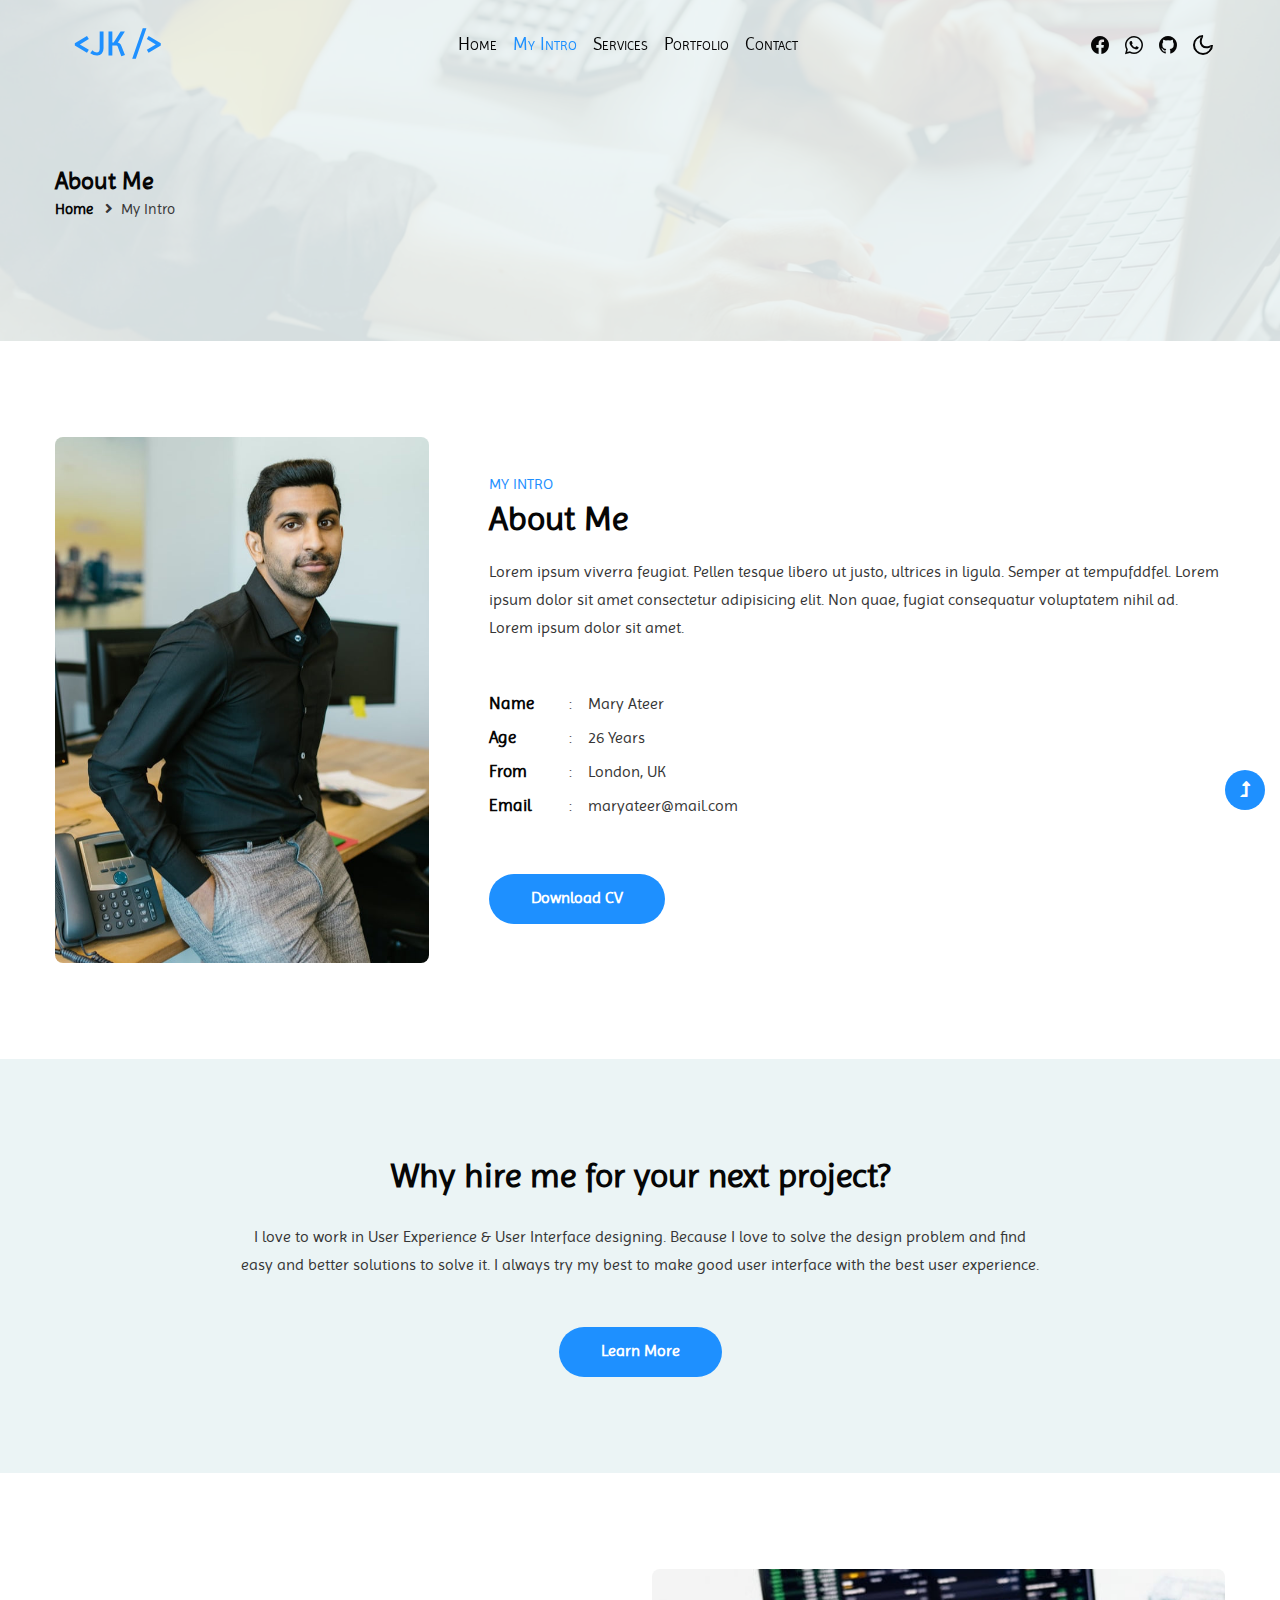
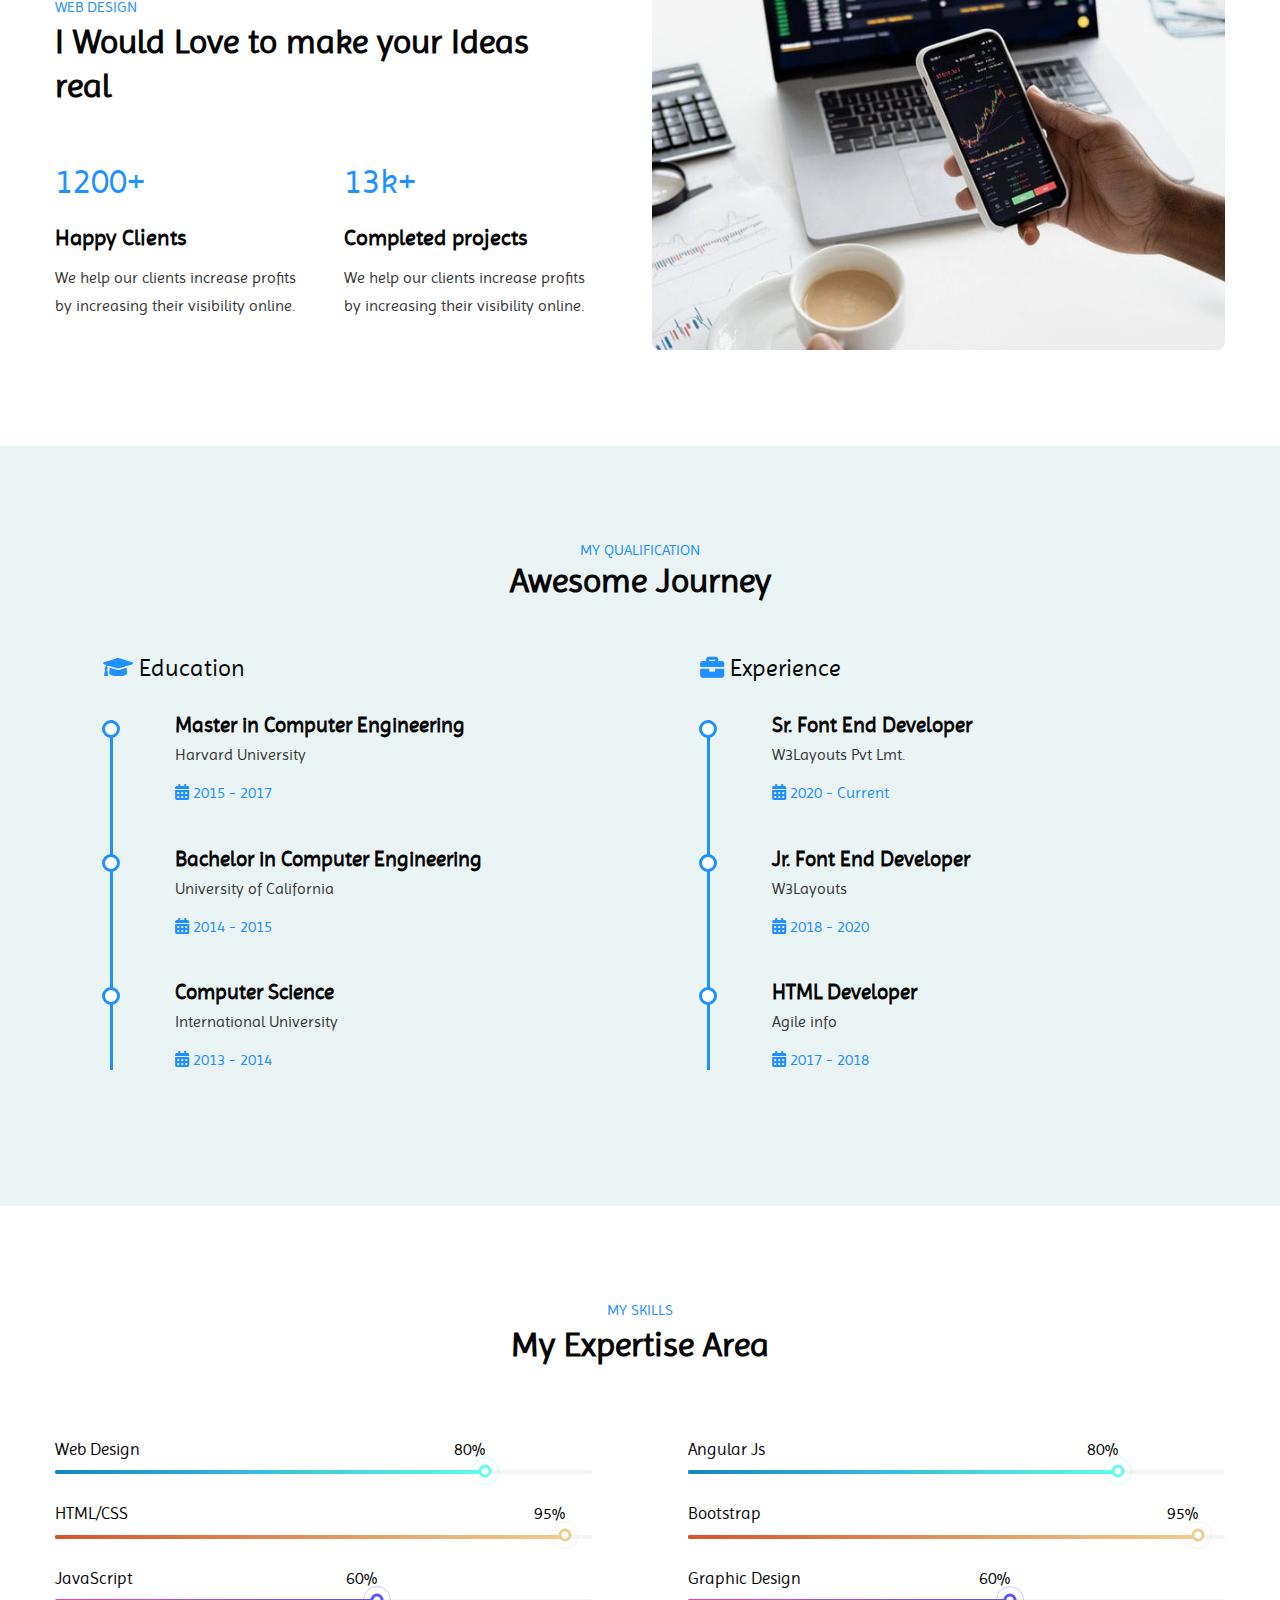
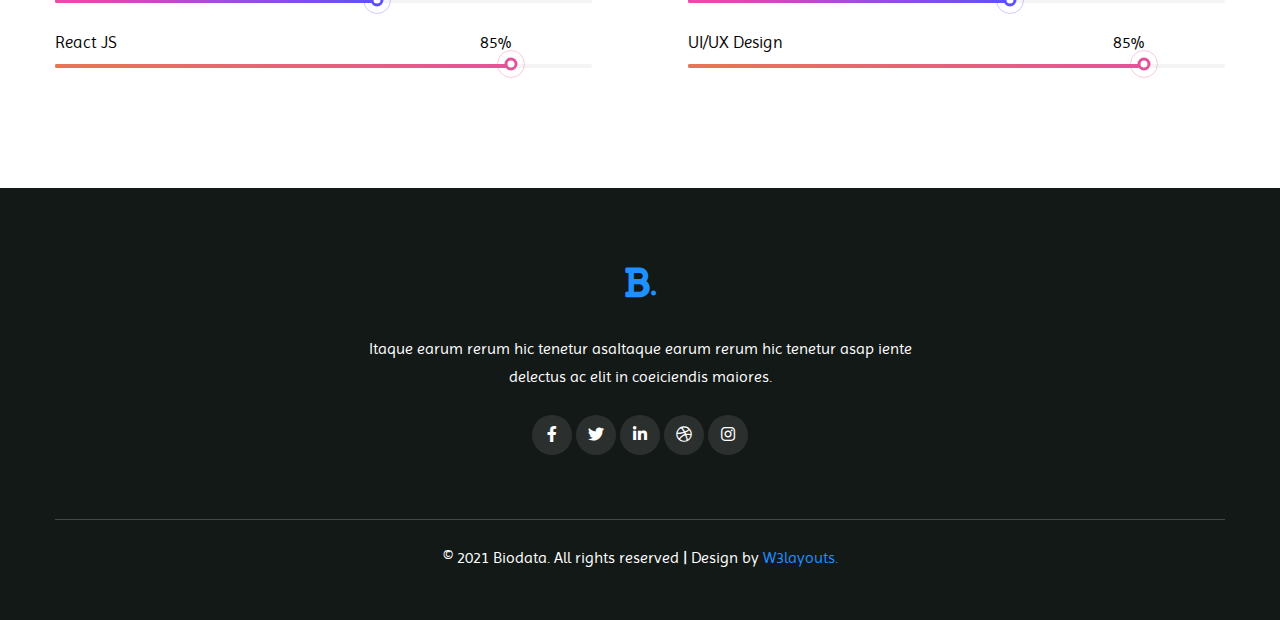
<file: about.html>
<!DOCTYPE html>
<html lang="en">

<head>
  <!-- Required meta tags -->
  <meta charset="utf-8" />
  <meta name="viewport" content="width=device-width, initial-scale=1" />
  <title>
    Biodata - Personal Category Bootstrap Responsive Web Template - About :
    W3Layouts
  </title>
  <!-- google font -->
  <link href="//fonts.googleapis.com/css2?family=Poppins:wght@100;200;300;400;500;600;700;800;900&display=swap"
    rel="stylesheet" />
  <!-- Template CSS Style link -->
  <link rel="stylesheet" href="https://cdn.jsdelivr.net/npm/bootstrap-icons@1.11.3/font/bootstrap-icons.min.css" />
  <link href="https://cdn.jsdelivr.net/npm/bootstrap@5.3.3/dist/css/bootstrap.min.css" rel="stylesheet"
    integrity="sha384-QWTKZyjpPEjISv5WaRU9OFeRpok6YctnYmDr5pNlyT2bRjXh0JMhjY6hW+ALEwIH" crossorigin="anonymous" />
  <link rel="stylesheet" href="assets/css/style-starter.css" />
</head>

<body>
  <!-- header -->
  <header id="site-header" class="fixed-top p-0">
    <div class="container">
      <nav class="navbar navbar-expand-md navbar-light justify-content-between">
        <a class="navbar-brand" href="index.html"> &lt;JK /&gt; </a>

        <div class="icons d-flex align-items-center">
          <div class="d-flex h-100">
            <div class="d-flex align-items-center">
              <a class="nav-link px-2 pt-1" href="https://" target="tab">
                <i class="bi bi-facebook"></i>
              </a>
              <a class="nav-link px-2 pt-1" href="https://" target="tab">
                <i class="bi bi-whatsapp"></i>
              </a>
              <a class="nav-link px-2 pt-1" href="https://" target="tab">
                <i class="bi bi-github"></i>
              </a>
              <label class="theme-switch nav-link pt-1" for="checkbox">
                <input type="checkbox" id="checkbox" />
                <div class="mode-container ms-2">
                  <i class="bi pt-1 gg-sun"></i>
                  <i class="bi pt-1 gg-moon"></i>
                </div>
              </label>
            </div>
          </div>
          <button class="navbar-toggler collapsed" type="button" data-bs-toggle="collapse"
            data-bs-target="#navbarScroll" aria-controls="navbarScroll" aria-expanded="false"
            aria-label="Toggle navigation">
            <span class="navbar-toggler-icon fa icon-expand fa-bars"></span>
            <span class="navbar-toggler-icon fa icon-close fa-times"></span>
          </button>
        </div>

        <div class="collapse navbar-collapse" id="navbarScroll">
          <ul class="navbar-nav mx-auto my-2 my-lg-0 navbar-nav-scroll align-items-center">
            <li class="nav-item">
              <a class="nav-link p-md-2" aria-current="page" href="index.html">Home</a>
            </li>
            <li class="nav-item">
              <a class="nav-link p-md-2 text-nowrap active" href="about.html">My Intro</a>
            </li>
            <li class="nav-item">
              <a class="nav-link p-md-2" href="services.html">Services</a>
            </li>
            <li class="nav-item">
              <a class="nav-link p-md-2" href="portfolio.html">Portfolio</a>
            </li>
            <li class="nav-item">
              <a class="nav-link p-md-2" href="contact.html">Contact</a>
            </li>
          </ul>
        </div>
        <!-- toggle switch for light and dark theme -->

        <!-- //toggle switch for light and dark theme -->
      </nav>
    </div>
  </header>
  <!-- //header -->

  <!-- inner banner -->
  <section class="inner-banner py-5">
    <div class="w3l-breadcrumb py-lg-5">
      <div class="container pt-4 pb-sm-4">
        <h4 class="inner-text-title font-weight-bold pt-sm-5 pt-4">
          About Me
        </h4>
        <ul class="breadcrumbs-custom-path">
          <li><a href="index.html">Home</a></li>
          <li class="active">
            <i class="fas fa-angle-right mx-2"></i>My Intro
          </li>
        </ul>
      </div>
    </div>
  </section>
  <!-- //inner banner -->

  <!-- about section -->
  <section class="w3l-aboutblock1 py-5" id="about">
    <div class="container py-md-5 py-4">
      <div class="row align-items-center">
        <div class="col-lg-4">
          <div class="position-relative">
            <img src="assets/images/about.jpg" alt="" class="radius-image img-fluid" />
          </div>
        </div>
        <div class="col-lg-8 ps-lg-5 mt-lg-0 mt-5">
          <h5 class="title-small mb-1">My Intro</h5>
          <h3 class="title-style">About Me</h3>
          <p class="mt-3">
            Lorem ipsum viverra feugiat. Pellen tesque libero ut justo,
            ultrices in ligula. Semper at tempufddfel. Lorem ipsum dolor sit
            amet consectetur adipisicing elit. Non quae, fugiat consequatur
            voluptatem nihil ad. Lorem ipsum dolor sit amet.
          </p>
          <div class="my-info mt-md-5 mt-4">
            <ul class="single-info">
              <li class="name-style">Name</li>
              <li>:</li>
              <li>
                <p>Mary Ateer</p>
              </li>
            </ul>
            <ul class="single-info">
              <li class="name-style">Age</li>
              <li>:</li>
              <li>
                <p>26 Years</p>
              </li>
            </ul>
            <ul class="single-info">
              <li class="name-style">From</li>
              <li>:</li>
              <li>
                <p>London, UK</p>
              </li>
            </ul>
            <ul class="single-info">
              <li class="name-style">Email</li>
              <li>:</li>
              <li>
                <p>
                  <a href="mailto:maryateer@mail.com">maryateer@mail.com</a>
                </p>
              </li>
            </ul>
          </div>
          <a href="#download" class="btn btn-style mt-5">Download CV</a>
        </div>
      </div>
    </div>
  </section>
  <!-- //about section -->

  <!-- text with button -->
  <section class="w3l-timeline-1 text-center py-5">
    <div class="container py-lg-5 py-4">
      <div class="mx-auto" style="max-width: 800px">
        <h3 class="title-style mb-4">Why hire me for your next project?</h3>
        <p>
          I love to work in User Experience & User Interface designing.
          Because I love to solve the design problem and find easy and better
          solutions to solve it. I always try my best to make good user
          interface with the best user experience.
        </p>
        <a href="services.html" class="btn btn-style mt-5">Learn More</a>
      </div>
    </div>
  </section>
  <!-- //text with button -->

  <!-- about2 section -->
  <section class="w3l-about2 py-5">
    <div class="container py-lg-5 py-md-4 py-2">
      <div class="row align-items-center">
        <div class="col-lg-6 pe-lg-5">
          <h5 class="title-small mb-1">Web Design</h5>
          <h3 class="title-style">I Would Love to make your Ideas real</h3>
          <div class="cwp23-text-cols mt-lg-5 mt-4">
            <div class="column">
              <span>1200+</span>
              <h4>Happy Clients</h4>
              <p>
                We help our clients increase profits by increasing their
                visibility online.
              </p>
            </div>
            <div class="column">
              <span>13k+</span>
              <h4>Completed projects</h4>
              <p>
                We help our clients increase profits by increasing their
                visibility online.
              </p>
            </div>
          </div>
        </div>
        <div class="col-lg-6 cwp23-text align-self mt-lg-0 mt-5">
          <img src="assets/images/blog5.jpg" alt="" class="radius-image img-fluid" />
        </div>
      </div>
    </div>
  </section>
  <!-- //about2 section -->

  <!-- qualification section -->
  <section class="w3l-timeline-1 py-5">
    <div class="container py-lg-5 py-4">
      <div class="title-heading-w3 text-center mb-sm-5 mb-4">
        <h5 class="title-small">My Qualification</h5>
        <h3 class="title-style">Awesome Journey</h3>
      </div>
      <div class="row">
        <div class="col-lg-6">
          <h5 class="sub-title-timeline">
            <i class="fas fa-graduation-cap"></i> Education
          </h5>
          <div class="timeline">
            <div class="column">
              <div class="title">
                <h2>Master in Computer Engineering</h2>
              </div>
              <div class="description">
                <p>Harvard University</p>
                <h6><i class="fas fa-calendar-alt"></i> 2015 - 2017</h6>
              </div>
            </div>
            <div class="column">
              <div class="title">
                <h2>Bachelor in Computer Engineering</h2>
              </div>
              <div class="description">
                <p>University of California</p>
                <h6><i class="fas fa-calendar-alt"></i> 2014 - 2015</h6>
              </div>
            </div>
            <div class="column">
              <div class="title">
                <h2>Computer Science</h2>
              </div>
              <div class="description">
                <p>International University</p>
                <h6><i class="fas fa-calendar-alt"></i> 2013 - 2014</h6>
              </div>
            </div>
          </div>
        </div>

        <div class="col-lg-6 mt-lg-0 mt-4">
          <h5 class="sub-title-timeline">
            <i class="fas fa-briefcase"></i> Experience
          </h5>
          <div class="timeline">
            <div class="column">
              <div class="title">
                <h2>Sr. Font End Developer</h2>
              </div>
              <div class="description">
                <p>W3Layouts Pvt Lmt.</p>
                <h6><i class="fas fa-calendar-alt"></i> 2020 - Current</h6>
              </div>
            </div>
            <div class="column">
              <div class="title">
                <h2>Jr. Font End Developer</h2>
              </div>
              <div class="description">
                <p>W3Layouts</p>
                <h6><i class="fas fa-calendar-alt"></i> 2018 - 2020</h6>
              </div>
            </div>
            <div class="column">
              <div class="title">
                <h2>HTML Developer</h2>
              </div>
              <div class="description">
                <p>Agile info</p>
                <h6><i class="fas fa-calendar-alt"></i> 2017 - 2018</h6>
              </div>
            </div>
          </div>
        </div>
      </div>
    </div>
  </section>
  <!-- //qualification section -->

  <!-- skills section -->
  <section class="w3l-progress py-5" id="progress">
    <div class="container py-md-5 py-4">
      <div class="title-heading-w3 text-center mb-sm-5 mb-4">
        <h5 class="title-small mb-1">My Skills</h5>
        <h3 class="title-style">My Expertise Area</h3>
      </div>
      <div class="row py-lg-4">
        <div class="col-lg-6 pe-lg-5">
          <div class="progress-info info1">
            <h6 class="progress-tittle">
              Web Design <span class="">80%</span>
            </h6>
            <div class="progress">
              <div class="progress-bar progress-bar-striped gradient-1" role="progressbar" style="width: 80%"
                aria-valuenow="90" aria-valuemin="0" aria-valuemax="100"></div>
            </div>
          </div>
          <div class="progress-info info2">
            <h6 class="progress-tittle">
              HTML/CSS <span class="">95%</span>
            </h6>
            <div class="progress">
              <div class="progress-bar progress-bar-striped gradient-2" role="progressbar" style="width: 95%"
                aria-valuenow="95" aria-valuemin="0" aria-valuemax="100"></div>
            </div>
          </div>
          <div class="progress-info info3">
            <h6 class="progress-tittle">
              JavaScript <span class="">60%</span>
            </h6>
            <div class="progress">
              <div class="progress-bar progress-bar-striped gradient-3" role="progressbar" style="width: 60%"
                aria-valuenow="95" aria-valuemin="0" aria-valuemax="100"></div>
            </div>
          </div>
          <div class="progress-info info4 mb-0">
            <h6 class="progress-tittle">
              React JS <span class="">85%</span>
            </h6>
            <div class="progress">
              <div class="progress-bar progress-bar-striped gradient-4" role="progressbar" style="width: 85%"
                aria-valuenow="95" aria-valuemin="0" aria-valuemax="100"></div>
            </div>
          </div>
        </div>
        <div class="col-lg-6 ps-lg-5 mt-lg-0 mt-5">
          <div class="progress-info info1">
            <h6 class="progress-tittle">
              Angular Js <span class="">80%</span>
            </h6>
            <div class="progress">
              <div class="progress-bar progress-bar-striped gradient-1" role="progressbar" style="width: 80%"
                aria-valuenow="90" aria-valuemin="0" aria-valuemax="100"></div>
            </div>
          </div>
          <div class="progress-info info2">
            <h6 class="progress-tittle">
              Bootstrap <span class="">95%</span>
            </h6>
            <div class="progress">
              <div class="progress-bar progress-bar-striped gradient-2" role="progressbar" style="width: 95%"
                aria-valuenow="95" aria-valuemin="0" aria-valuemax="100"></div>
            </div>
          </div>
          <div class="progress-info info3">
            <h6 class="progress-tittle">
              Graphic Design <span class="">60%</span>
            </h6>
            <div class="progress">
              <div class="progress-bar progress-bar-striped gradient-3" role="progressbar" style="width: 60%"
                aria-valuenow="95" aria-valuemin="0" aria-valuemax="100"></div>
            </div>
          </div>
          <div class="progress-info info4 mb-0">
            <h6 class="progress-tittle">
              UI/UX Design <span class="">85%</span>
            </h6>
            <div class="progress">
              <div class="progress-bar progress-bar-striped gradient-4" role="progressbar" style="width: 85%"
                aria-valuenow="95" aria-valuemin="0" aria-valuemax="100"></div>
            </div>
          </div>
        </div>
      </div>
    </div>
  </section>
  <!-- //skills section -->

  <!-- footer -->
  <footer class="footer-w3ls text-center py-5">
    <div class="container pt-4">
      <div class="mx-auto" style="max-width: 600px">
        <a href="index.html" class="footer-logo py-1">
          <i class="fas fa-bold"></i>.
        </a>
        <p class="mt-4 text-white">
          Itaque earum rerum hic tenetur asaItaque earum rerum hic tenetur
          asap iente delectus ac elit in coeiciendis maiores.
        </p>
        <div class="social-icons-main mt-4 pb-3">
          <ul class="social-icons3">
            <li>
              <a href="#facebook">
                <i class="fab fa-facebook-f"></i>
              </a>
            </li>
            <li>
              <a href="#twitter">
                <i class="fab fa-twitter"></i>
              </a>
            </li>
            <li>
              <a href="#linkedinin">
                <i class="fab fa-linkedin-in"></i>
              </a>
            </li>
            <li>
              <a href="#dribbble">
                <i class="fab fa-dribbble"></i>
              </a>
            </li>
            <li>
              <a href="#instagram">
                <i class="fab fa-instagram"></i>
              </a>
            </li>
          </ul>
        </div>
      </div>
      <!-- copyright -->
      <p class="copy-right-w3 text-white mt-5 pt-4">
        © 2021 Biodata. All rights reserved | Design by
        <a href="http://w3layouts.com" target="_blank"> W3layouts.</a>
      </p>
    </div>
  </footer>
  <!-- //footer -->

  <!-- Js scripts -->
  <!-- move top -->
  <button onclick="topFunction()" id="movetop" title="Go to top">
    <span class="fas fa-level-up-alt" aria-hidden="true"></span>
  </button>
  <script>
    // When the user scrolls down 20px from the top of the document, show the button
    window.onscroll = function () {
      scrollFunction();
    };

    function scrollFunction() {
      if (
        document.body.scrollTop > 20 ||
        document.documentElement.scrollTop > 20
      ) {
        document.getElementById("movetop").style.display = "block";
      } else {
        document.getElementById("movetop").style.display = "none";
      }
    }

    // When the user clicks on the button, scroll to the top of the document
    function topFunction() {
      document.body.scrollTop = 0;
      document.documentElement.scrollTop = 0;
    }
  </script>
  <!-- //move top -->

  <!-- common jquery plugin -->
  <script src="assets/js/jquery-3.3.1.min.js"></script>
  <!-- //common jquery plugin -->

  <!-- theme switch js (light and dark)-->
  <script src="assets/js/theme-change.js"></script>
  <!-- //theme switch js (light and dark)-->

  <!-- MENU-JS -->
  <script>
    $(window).on("scroll", function () {
      var scroll = $(window).scrollTop();

      if (scroll >= 80) {
        $("#site-header").addClass("nav-fixed");
      } else {
        $("#site-header").removeClass("nav-fixed");
      }
    });

    //Main navigation Active Class Add Remove
    $(".navbar-toggler").on("click", function () {
      $("header").toggleClass("active");
    });
    $(document).on("ready", function () {
      if ($(window).width() > 991) {
        $("header").removeClass("active");
      }
      $(window).on("resize", function () {
        if ($(window).width() > 991) {
          $("header").removeClass("active");
        }
      });
    });
  </script>
  <!-- //MENU-JS -->

  <!-- disable body scroll which navbar is in active -->
  <script>
    $(function () {
      $(".navbar-toggler").click(function () {
        $("body").toggleClass("noscroll");
      });
    });
  </script>
  <!-- //disable body scroll which navbar is in active -->

  <!-- bootstrap -->
  <script src="https://cdn.jsdelivr.net/npm/@popperjs/core@2.11.8/dist/umd/popper.min.js"
    integrity="sha384-I7E8VVD/ismYTF4hNIPjVp/Zjvgyol6VFvRkX/vR+Vc4jQkC+hVqc2pM8ODewa9r"
    crossorigin="anonymous"></script>
  <script src="https://cdn.jsdelivr.net/npm/bootstrap@5.3.3/dist/js/bootstrap.min.js"
    integrity="sha384-0pUGZvbkm6XF6gxjEnlmuGrJXVbNuzT9qBBavbLwCsOGabYfZo0T0to5eqruptLy"
    crossorigin="anonymous"></script>
  <!-- //bootstrap -->
  <!-- //Js scripts -->
</body>

</html>
</file>
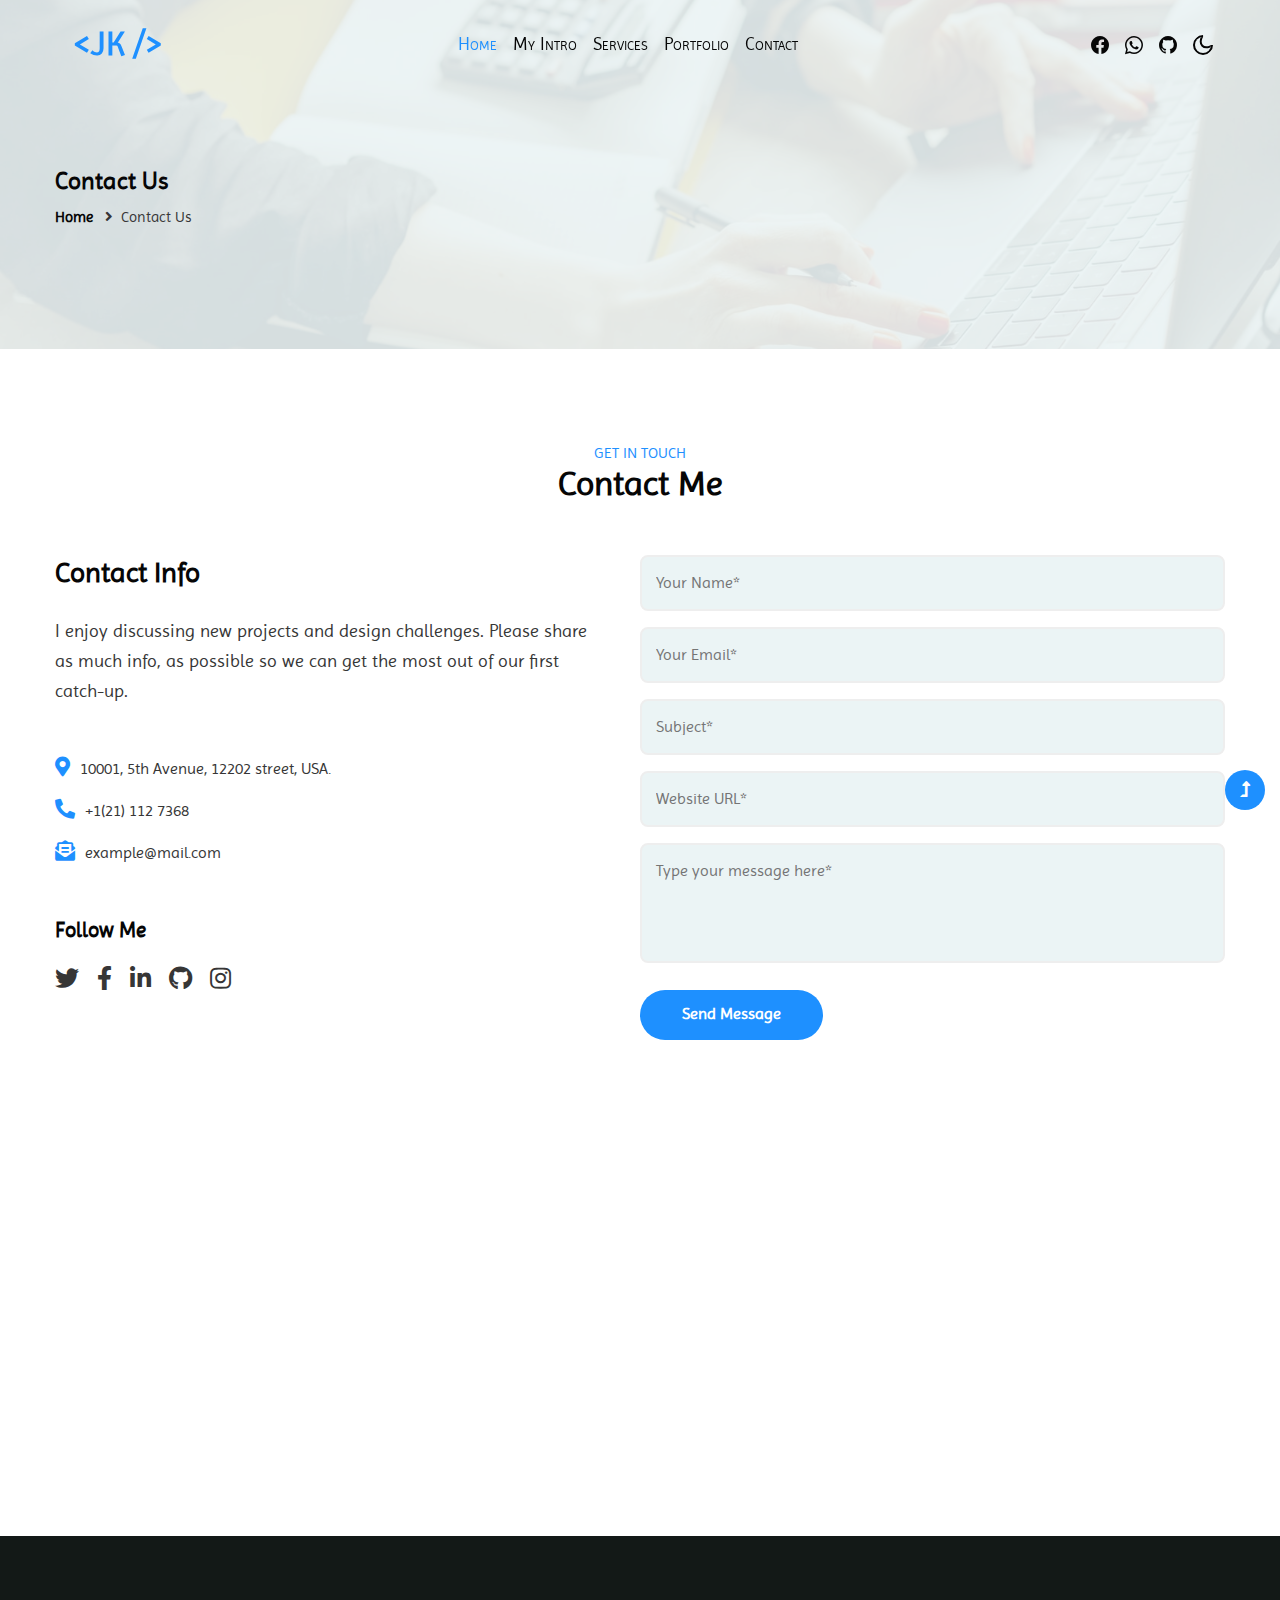
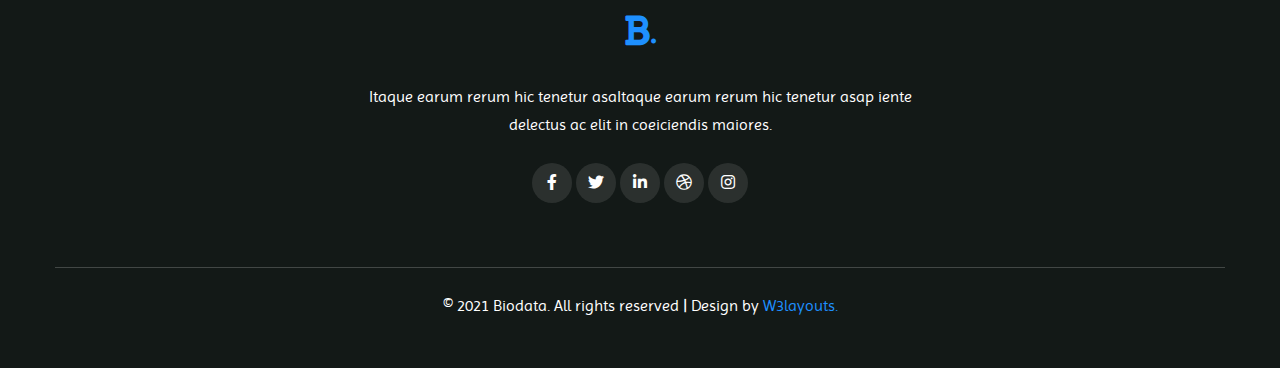
<file: contact.html>
<!--
Author: W3layouts
Author URL: http://w3layouts.com
-->
<!DOCTYPE html>
<html lang="en">

<head>
    <!-- Required meta tags -->
    <meta charset="utf-8" />
    <meta name="viewport" content="width=device-width, initial-scale=1" />
    <title>
        Biodata - Personal Category Bootstrap Responsive Web Template - Contact :
        W3Layouts
    </title>
    <!-- google font -->
    <link href="//fonts.googleapis.com/css2?family=Poppins:wght@100;200;300;400;500;600;700;800;900&display=swap"
        rel="stylesheet" />
    <!-- Template CSS Style link -->
    <link rel="stylesheet" href="https://cdn.jsdelivr.net/npm/bootstrap-icons@1.11.3/font/bootstrap-icons.min.css">
    <link href="https://cdn.jsdelivr.net/npm/bootstrap@5.3.3/dist/css/bootstrap.min.css" rel="stylesheet"
        integrity="sha384-QWTKZyjpPEjISv5WaRU9OFeRpok6YctnYmDr5pNlyT2bRjXh0JMhjY6hW+ALEwIH" crossorigin="anonymous">
    <link rel="stylesheet" href="assets/css/style-starter.css">
</head>

<body>
    <!-- header -->
    <header id="site-header" class="fixed-top p-0">
        <div class="container">
            <nav class="navbar navbar-expand-md navbar-light justify-content-between">
                <a class="navbar-brand fw-bold" href="index.html"> &lt;JK /&gt; </a>

                <div class="icons d-flex align-items-center">
                    <div class="d-flex h-100">
                        <div class="d-flex align-items-center">
                            <a class="nav-link px-2 pt-1" href="https://" target="tab">
                                <i class="bi bi-facebook"></i>
                            </a>
                            <a class="nav-link px-2 pt-1" href="https://" target="tab">
                                <i class="bi bi-whatsapp"></i>
                            </a>
                            <a class="nav-link px-2 pt-1" href="https://" target="tab">
                                <i class="bi bi-github"></i>
                            </a>
                            <label class="theme-switch nav-link pt-1" for="checkbox">
                                <input type="checkbox" id="checkbox" />
                                <div class="mode-container ms-2">
                                    <i class="bi pt-1 gg-sun"></i>
                                    <i class="bi pt-1 gg-moon"></i>
                                </div>
                            </label>
                        </div>
                    </div>
                    <button class="navbar-toggler collapsed" type="button" data-bs-toggle="collapse"
                        data-bs-target="#navbarScroll" aria-controls="navbarScroll" aria-expanded="false"
                        aria-label="Toggle navigation">
                        <span class="navbar-toggler-icon fa icon-expand fa-bars"></span>
                        <span class="navbar-toggler-icon fa icon-close fa-times"></span>
                    </button>
                </div>

                <div class="collapse navbar-collapse" id="navbarScroll">
                    <ul class="navbar-nav mx-auto my-2 my-lg-0 navbar-nav-scroll align-items-center">
                        <li class="nav-item">
                            <a class="nav-link p-md-2 active" aria-current="page" href="index.html">Home</a>
                        </li>
                        <li class="nav-item">
                            <a class="nav-link p-md-2 text-nowrap" href="about.html">My Intro</a>
                        </li>
                        <li class="nav-item">
                            <a class="nav-link p-md-2" href="services.html">Services</a>
                        </li>
                        <li class="nav-item">
                            <a class="nav-link p-md-2" href="portfolio.html">Portfolio</a>
                        </li>
                        <li class="nav-item">
                            <a class="nav-link p-md-2" href="contact.html">Contact</a>
                        </li>
                    </ul>
                </div>
                <!-- toggle switch for light and dark theme -->

                <!-- //toggle switch for light and dark theme -->
            </nav>
        </div>
    </header>
    <!-- //header -->

    <!-- inner banner -->
    <section class="inner-banner py-5">
        <div class="w3l-breadcrumb py-lg-5">
            <div class="container pt-4 pb-sm-4">
                <h4 class="inner-text-title pt-sm-5 pt-4">Contact Us</h4>
                <ul class="breadcrumbs-custom-path mt-2">
                    <li><a href="index.html">Home</a></li>
                    <li class="active">
                        <i class="fas fa-angle-right mx-2"></i>Contact Us
                    </li>
                </ul>
            </div>
        </div>
    </section>
    <!-- //inner banner -->

    <!-- contact -->
    <section class="w3l-contact py-5" id="contact">
        <div class="container py-lg-5 py-4">
            <div class="title-heading-w3 text-center mb-sm-5 mb-4">
                <h5 class="title-small">Get In Touch</h5>
                <h3 class="title-style">Contact Me</h3>
            </div>
            <div class="row contact-block">
                <div class="col-md-6 contact-left pe-lg-5">
                    <h3 class="mb-sm-4 mb-3">Contact Info</h3>
                    <p class="cont-para mb-sm-5 mb-4">
                        I enjoy discussing new projects and design challenges. Please
                        share as much info, as possible so we can get the most out of our
                        first catch-up.
                    </p>
                    <div class="cont-details">
                        <p>
                            <i class="fas fa-map-marker-alt"></i>10001, 5th Avenue, 12202
                            street, USA.
                        </p>
                        <p>
                            <i class="fas fa-phone-alt"></i><a href="tel:+1(21) 234 4567">+1(21) 112 7368</a>
                        </p>
                        <p>
                            <i class="fas fa-envelope-open-text"></i><a href="mailto:example@mail.com"
                                class="mail">example@mail.com</a>
                        </p>
                    </div>
                    <h4 class="mb-3 mt-5">Follow Me</h4>
                    <ul class="social-icons-contact">
                        <li>
                            <a href="#twitter">
                                <i class="fab fa-twitter"></i>
                            </a>
                        </li>
                        <li>
                            <a href="#facebook">
                                <i class="fab fa-facebook-f"></i>
                            </a>
                        </li>
                        <li>
                            <a href="#linkedinin">
                                <i class="fab fa-linkedin-in"></i>
                            </a>
                        </li>
                        <li>
                            <a href="#github">
                                <i class="fab fa-github"></i>
                            </a>
                        </li>
                        <li>
                            <a href="#instagram">
                                <i class="fab fa-instagram"></i>
                            </a>
                        </li>
                    </ul>
                </div>
                <div class="col-md-6 contact-right mt-md-0 mt-5 ps-lg-0">
                    <form action="https://sendmail.w3layouts.com/submitForm" method="post" class="signin-form">
                        <div class="input-grids">
                            <input type="text" name="w3lName" id="w3lName" placeholder="Your Name*"
                                class="contact-input" required="" />
                            <input type="email" name="w3lSender" id="w3lSender" placeholder="Your Email*"
                                class="contact-input" required="" />
                            <input type="text" name="w3lSubect" id="w3lSubect" placeholder="Subject*"
                                class="contact-input" required="" />
                            <input type="text" name="w3lWebsite" id="w3lWebsite" placeholder="Website URL*"
                                class="contact-input" required="" />
                        </div>
                        <div class="form-input">
                            <textarea name="w3lMessage" id="w3lMessage" placeholder="Type your message here*"
                                required=""></textarea>
                        </div>
                        <button class="btn btn-style">Send Message</button>
                    </form>
                </div>
            </div>
        </div>
    </section>
    <!-- map -->
    <div class="map-iframe">
        <iframe
            src="https://www.google.com/maps/embed?pb=!1m18!1m12!1m3!1d317718.69319292053!2d-0.3817765050863085!3d51.528307984912544!2m3!1f0!2f0!3f0!3m2!1i1024!2i768!4f13.1!3m3!1m2!1s0x47d8a00baf21de75%3A0x52963a5addd52a99!2sLondon%2C+UK!5e0!3m2!1sen!2spl!4v1562654563739!5m2!1sen!2spl"
            width="100%" height="400" frameborder="0" style="border: 0px" allowfullscreen=""></iframe>
    </div>
    <!-- //contact -->

    <!-- footer -->
    <footer class="footer-w3ls text-center py-5">
        <div class="container pt-4">
            <div class="mx-auto" style="max-width: 600px">
                <a href="index.html" class="footer-logo py-1">
                    <i class="fas fa-bold"></i>.
                </a>
                <p class="mt-4 text-white">
                    Itaque earum rerum hic tenetur asaItaque earum rerum hic tenetur
                    asap iente delectus ac elit in coeiciendis maiores.
                </p>
                <div class="social-icons-main mt-4 pb-3">
                    <ul class="social-icons3">
                        <li>
                            <a href="#facebook">
                                <i class="fab fa-facebook-f"></i>
                            </a>
                        </li>
                        <li>
                            <a href="#twitter">
                                <i class="fab fa-twitter"></i>
                            </a>
                        </li>
                        <li>
                            <a href="#linkedinin">
                                <i class="fab fa-linkedin-in"></i>
                            </a>
                        </li>
                        <li>
                            <a href="#dribbble">
                                <i class="fab fa-dribbble"></i>
                            </a>
                        </li>
                        <li>
                            <a href="#instagram">
                                <i class="fab fa-instagram"></i>
                            </a>
                        </li>
                    </ul>
                </div>
            </div>
            <!-- copyright -->
            <p class="copy-right-w3 text-white mt-5 pt-4">
                © 2021 Biodata. All rights reserved | Design by
                <a href="http://w3layouts.com" target="_blank"> W3layouts.</a>
            </p>
        </div>
    </footer>
    <!-- //footer -->

    <!-- Js scripts -->
    <!-- move top -->
    <button onclick="topFunction()" id="movetop" title="Go to top">
        <span class="fas fa-level-up-alt" aria-hidden="true"></span>
    </button>
    <script>
        // When the user scrolls down 20px from the top of the document, show the button
        window.onscroll = function () {
            scrollFunction();
        };

        function scrollFunction() {
            if (
                document.body.scrollTop > 20 ||
                document.documentElement.scrollTop > 20
            ) {
                document.getElementById("movetop").style.display = "block";
            } else {
                document.getElementById("movetop").style.display = "none";
            }
        }

        // When the user clicks on the button, scroll to the top of the document
        function topFunction() {
            document.body.scrollTop = 0;
            document.documentElement.scrollTop = 0;
        }
    </script>
    <!-- //move top -->

    <!-- common jquery plugin -->
    <script src="assets/js/jquery-3.3.1.min.js"></script>
    <!-- //common jquery plugin -->

    <!-- theme switch js (light and dark)-->
    <script src="assets/js/theme-change.js"></script>
    <!-- //theme switch js (light and dark)-->

    <!-- MENU-JS -->
    <script>
        $(window).on("scroll", function () {
            var scroll = $(window).scrollTop();

            if (scroll >= 80) {
                $("#site-header").addClass("nav-fixed");
            } else {
                $("#site-header").removeClass("nav-fixed");
            }
        });

        //Main navigation Active Class Add Remove
        $(".navbar-toggler").on("click", function () {
            $("header").toggleClass("active");
        });
        $(document).on("ready", function () {
            if ($(window).width() > 991) {
                $("header").removeClass("active");
            }
            $(window).on("resize", function () {
                if ($(window).width() > 991) {
                    $("header").removeClass("active");
                }
            });
        });
    </script>
    <!-- //MENU-JS -->

    <!-- disable body scroll which navbar is in active -->
    <script>
        $(function () {
            $(".navbar-toggler").click(function () {
                $("body").toggleClass("noscroll");
            });
        });
    </script>
    <!-- //disable body scroll which navbar is in active -->

    <!-- bootstrap -->
    <script src="https://cdn.jsdelivr.net/npm/@popperjs/core@2.11.8/dist/umd/popper.min.js"
        integrity="sha384-I7E8VVD/ismYTF4hNIPjVp/Zjvgyol6VFvRkX/vR+Vc4jQkC+hVqc2pM8ODewa9r"
        crossorigin="anonymous"></script>
    <script src="https://cdn.jsdelivr.net/npm/bootstrap@5.3.3/dist/js/bootstrap.min.js"
        integrity="sha384-0pUGZvbkm6XF6gxjEnlmuGrJXVbNuzT9qBBavbLwCsOGabYfZo0T0to5eqruptLy"
        crossorigin="anonymous"></script>
    <!-- //bootstrap -->
    <!-- //Js scripts -->
</body>

</html>
</file>
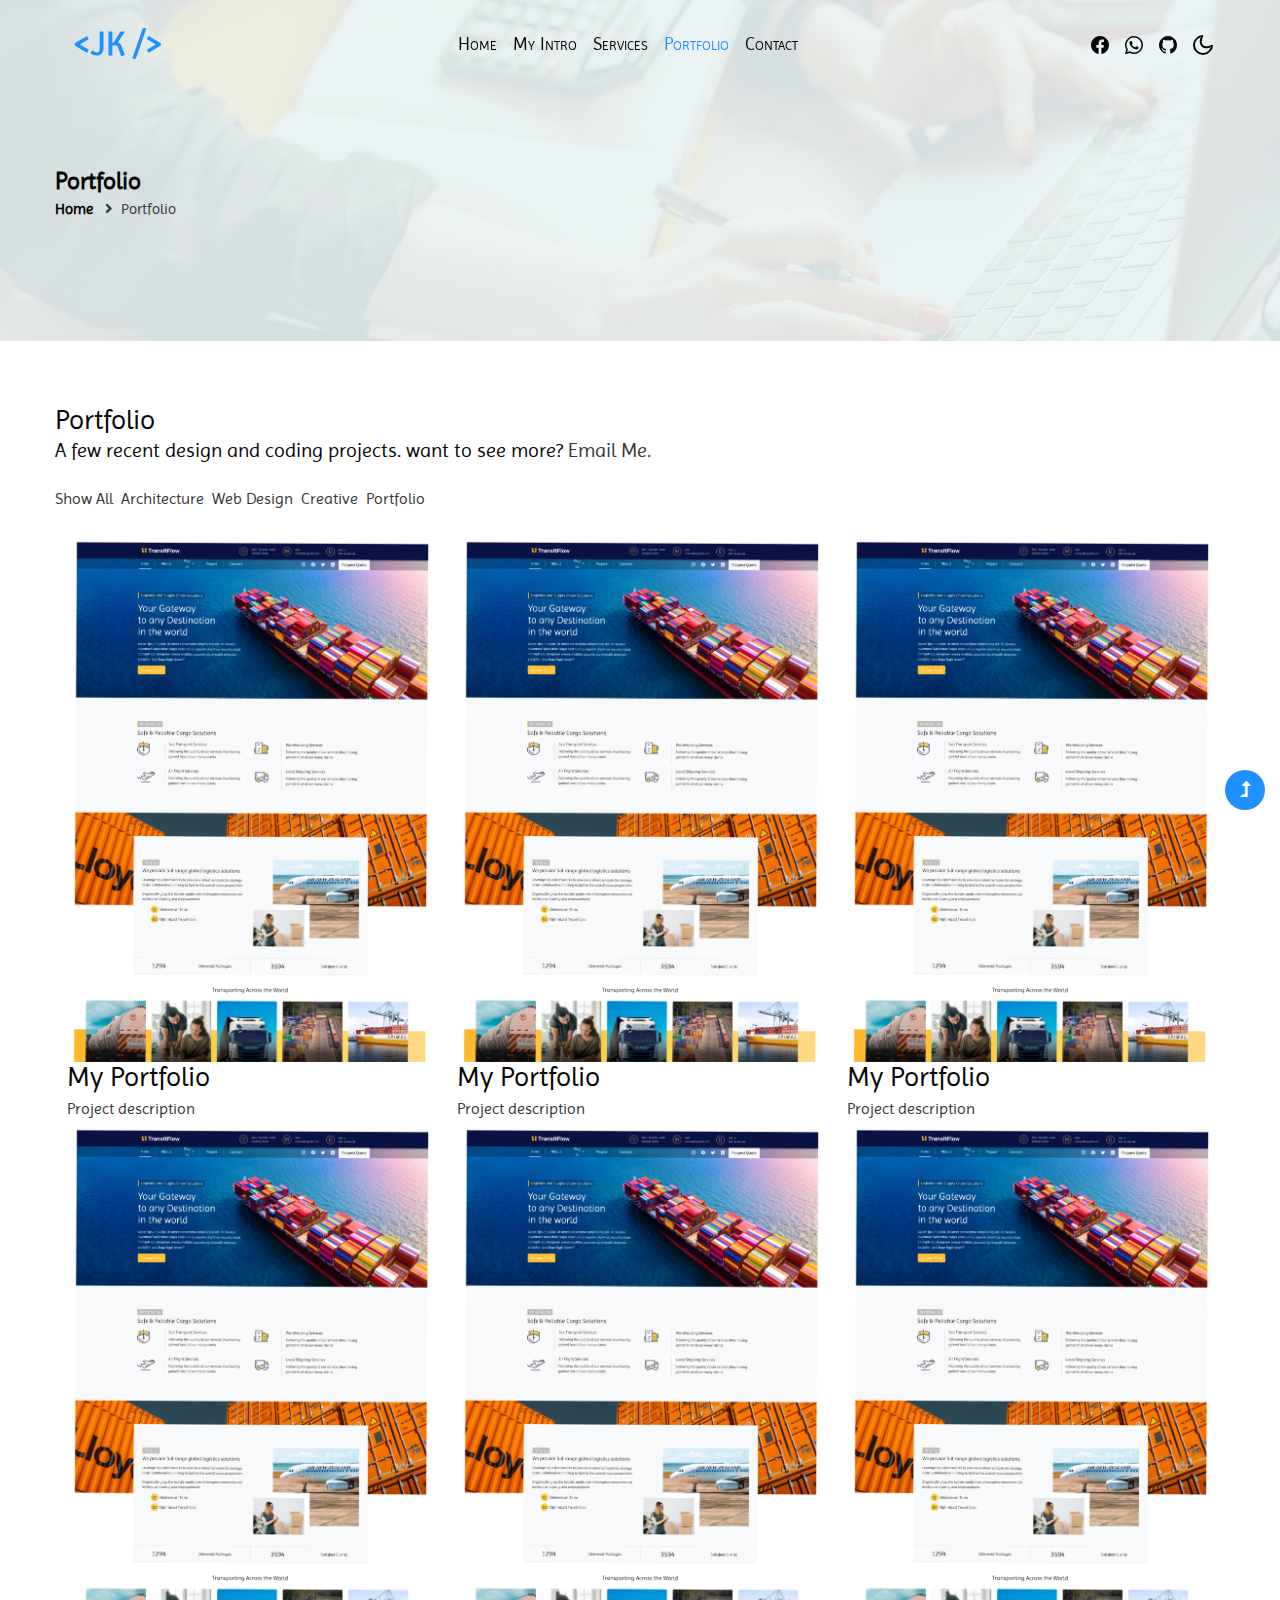
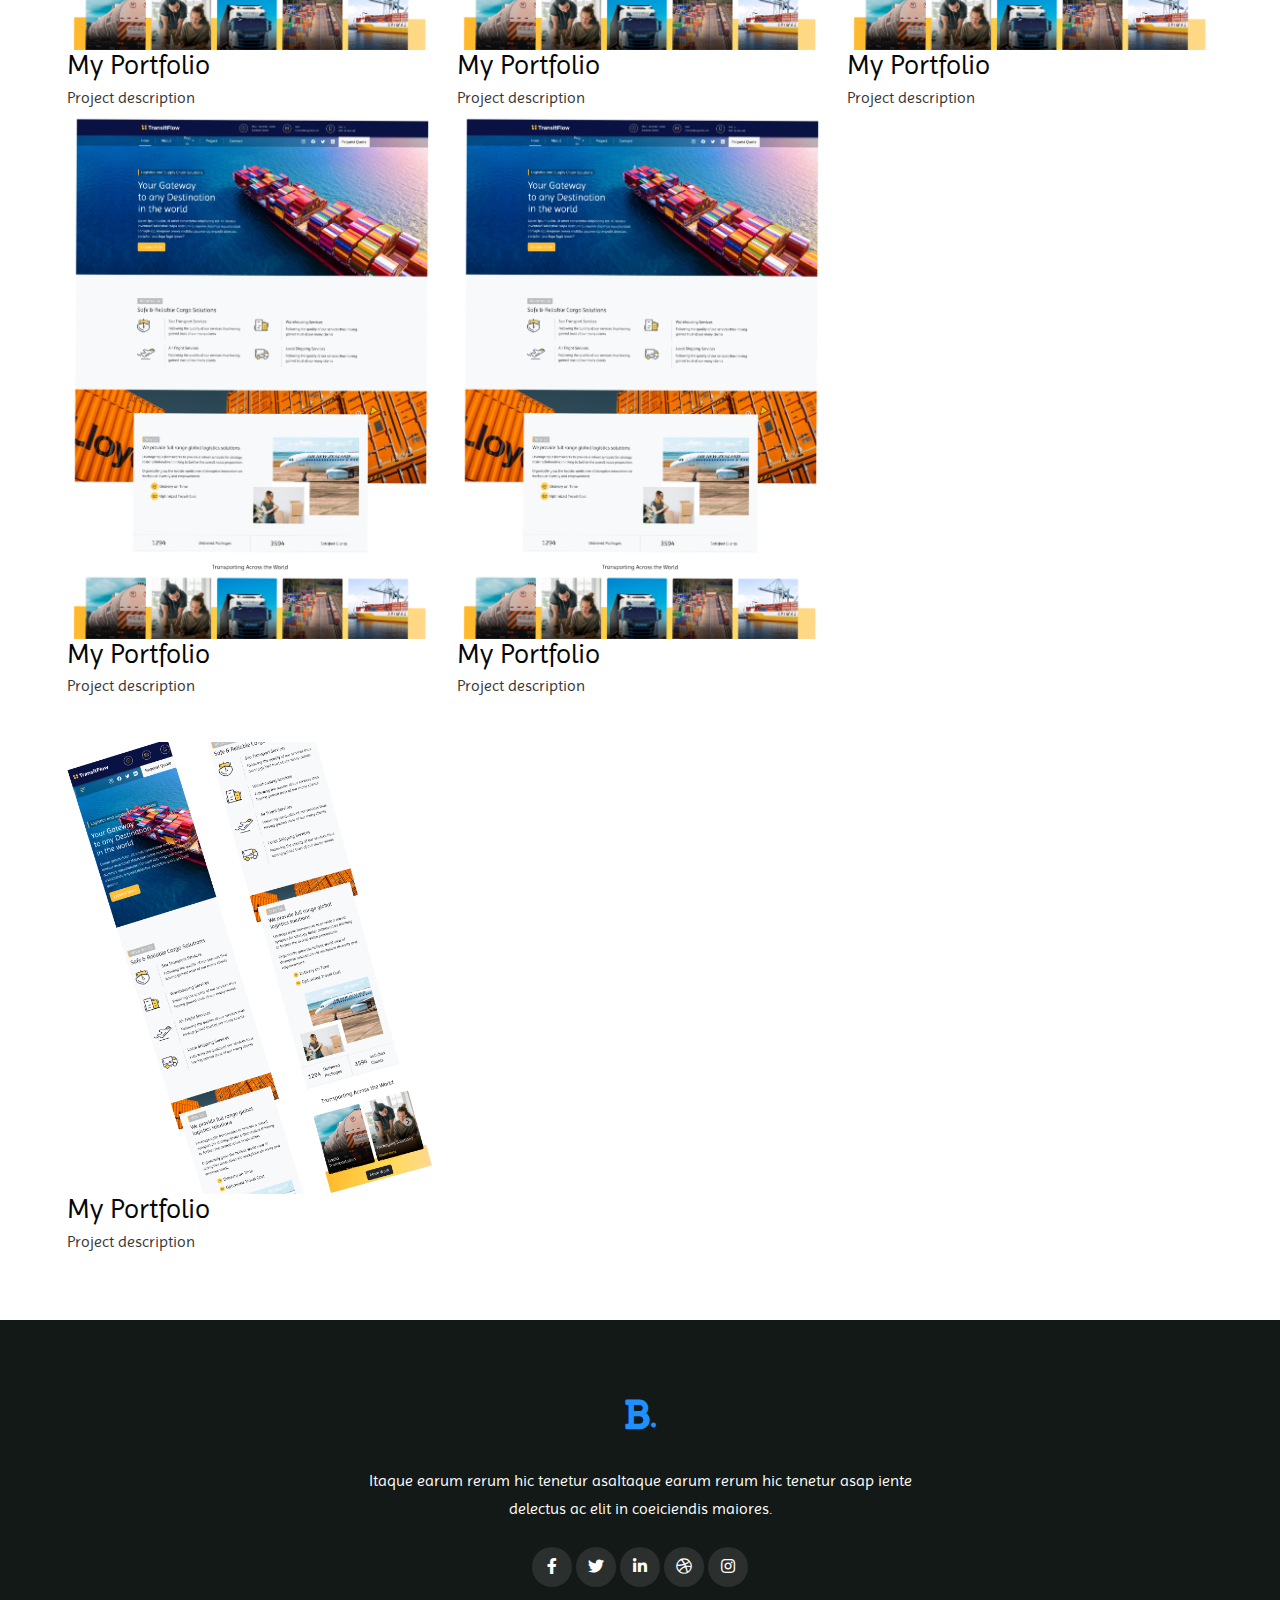
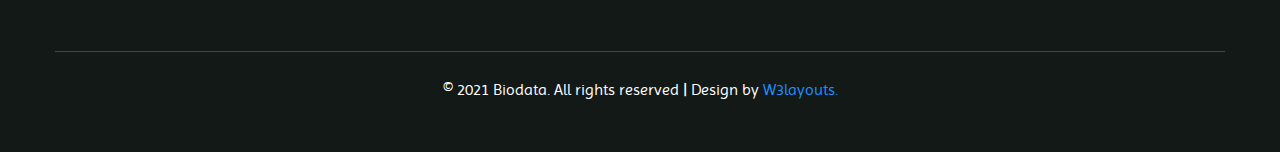
<file: portfolio.html>
<!DOCTYPE html>
<html lang="en">

<head>
    <!-- Required meta tags -->
    <meta charset="utf-8" />
    <meta name="viewport" content="width=device-width, initial-scale=1" />
    <title>
        Biodata - Personal Category Bootstrap Responsive Web Template - Portfolio :
        W3Layouts
    </title>
    <!-- google font -->
    <link href="//fonts.googleapis.com/css2?family=Poppins:wght@100;200;300;400;500;600;700;800;900&display=swap"
        rel="stylesheet" />
    <!-- Template CSS Style link -->
    <link rel="stylesheet" href="https://cdn.jsdelivr.net/npm/bootstrap-icons@1.11.3/font/bootstrap-icons.min.css" />
    <link href="https://cdn.jsdelivr.net/npm/bootstrap@5.3.3/dist/css/bootstrap.min.css" rel="stylesheet"
        integrity="sha384-QWTKZyjpPEjISv5WaRU9OFeRpok6YctnYmDr5pNlyT2bRjXh0JMhjY6hW+ALEwIH" crossorigin="anonymous" />
    <link rel="stylesheet" href="assets/css/style-starter.css" />
</head>

<body>
    <!-- header -->
    <header id="site-header" class="fixed-top p-0">
        <div class="container">
            <nav class="navbar navbar-expand-md navbar-light justify-content-between">
                <a class="navbar-brand" href="index.html"> &lt;JK /&gt; </a>

                <div class="icons d-flex align-items-center">
                    <div class="d-flex h-100">
                        <div class="d-flex align-items-center">
                            <a class="nav-link px-2 pt-1" href="https://" target="tab">
                                <i class="bi bi-facebook"></i>
                            </a>
                            <a class="nav-link px-2 pt-1" href="https://" target="tab">
                                <i class="bi bi-whatsapp"></i>
                            </a>
                            <a class="nav-link px-2 pt-1" href="https://" target="tab">
                                <i class="bi bi-github"></i>
                            </a>
                            <label class="theme-switch nav-link pt-1" for="checkbox">
                                <input type="checkbox" id="checkbox" />
                                <div class="mode-container ms-2">
                                    <i class="bi pt-1 gg-sun"></i>
                                    <i class="bi pt-1 gg-moon"></i>
                                </div>
                            </label>
                        </div>
                    </div>
                    <button class="navbar-toggler collapsed" type="button" data-bs-toggle="collapse"
                        data-bs-target="#navbarScroll" aria-controls="navbarScroll" aria-expanded="false"
                        aria-label="Toggle navigation">
                        <span class="navbar-toggler-icon fa icon-expand fa-bars"></span>
                        <span class="navbar-toggler-icon fa icon-close fa-times"></span>
                    </button>
                </div>

                <div class="collapse navbar-collapse" id="navbarScroll">
                    <ul class="navbar-nav mx-auto my-2 my-lg-0 navbar-nav-scroll align-items-center">
                        <li class="nav-item">
                            <a class="nav-link p-md-2" aria-current="page" href="index.html">Home</a>
                        </li>
                        <li class="nav-item">
                            <a class="nav-link p-md-2 text-nowrap" href="about.html">My Intro</a>
                        </li>
                        <li class="nav-item">
                            <a class="nav-link p-md-2 " href="services.html">Services</a>
                        </li>
                        <li class="nav-item">
                            <a class="nav-link p-md-2 active" href="portfolio.html">Portfolio</a>
                        </li>
                        <li class="nav-item">
                            <a class="nav-link p-md-2" href="contact.html">Contact</a>
                        </li>
                    </ul>
                </div>
                <!-- toggle switch for light and dark theme -->

                <!-- //toggle switch for light and dark theme -->
            </nav>
        </div>
    </header>
    <!-- //header -->

    <!-- inner banner -->
    <section class="inner-banner py-5">
        <div class="w3l-breadcrumb py-lg-5">
            <div class="container pt-4 pb-sm-4">
                <h4 class="inner-text-title font-weight-bold pt-sm-5 pt-4">
                    Portfolio
                </h4>
                <ul class="breadcrumbs-custom-path">
                    <li><a href="index.html">Home</a></li>
                    <li class="active">
                        <i class="fas fa-angle-right mx-2"></i>Portfolio
                    </li>
                </ul>
            </div>
        </div>
    </section>
    <!-- //inner banner -->

    <section class="w3-gallery py-5" id="portfolio">
        <div class="container py-lg-3">
            <div class="title-section">
                <h3 class="main-title-w3">Portfolio</h3>
                <div class="title-line">
                </div>
                <h5>A few recent design and coding projects. want to see more? <a href="contact.html">Email Me.</a>
                </h5>
            </div>
            <ul class="portfolio-categ filter my-4 p-0 d-flex">
                <li class="pe-2 port-filter all active">
                    <a href="#">Show All</a>
                </li>
                <li class="pe-2 cat-item-1">
                    <a href="#" title="Category 1">Architecture</a>
                </li>
                <li class="pe-2 cat-item-2">
                    <a href="#" title="Category 2">Web Design</a>
                </li>
                <li class="pe-2 cat-item-3">
                    <a href="#" title="Category 3">Creative</a>
                </li>
                <li class="pe-2 cat-item-4">
                    <a href="#" title="Category 4">Portfolio</a>
                </li>
            </ul>
            <ul class="portfolio-area clearfix p-0 m-0 row">
                <li class="portfolio-item2 content col-4 " data-id="id-1" data-type="cat-item-1">
                    <span class="image-block">
                        <!-- <a class="image-zoom" href="assets/images/p1.png" data-gal="prettyPhoto[gallery]"> -->
                        <img src="assets/images/p1.png" class="img-fluid project-img" alt="portfolio-img">
                        <div class="content-overlay"></div>
                        <div class="content-details fadeIn-top">
                            <h3 class="content-title">My Portfolio</h3>
                            <p class="content-text">Project description</p>
                        </div>
                        </a>
                    </span>
                </li>
                <li class="portfolio-item2 content col-4" data-id="id-2" data-type="cat-item-2">
                    <span class="image-block">
                        <!-- <a class="image-zoom" href="assets/images/p1.png" data-gal="prettyPhoto[gallery]"> -->
                        <img src="assets/images/p1.png" class="img-fluid project-img" alt="portfolio-img">
                        <div class="content-overlay"></div>
                        <div class="content-details fadeIn-left">
                            <h3 class="content-title">My Portfolio</h3>
                            <p class="content-text">Project description</p>
                        </div>
                        </a>
                    </span>
                </li>
                <li class="portfolio-item2 content col-4" data-id="id-3" data-type="cat-item-1">
                    <span class="image-block">
                        <!-- <a class="image-zoom" href="assets/images/p1.png" data-gal="prettyPhoto[gallery]"> -->
                        <img src="assets/images/p1.png" class="img-fluid project-img" alt="portfolio-img">
                        <div class="content-overlay"></div>
                        <div class="content-details fadeIn-bottom">
                            <h3 class="content-title">My Portfolio</h3>
                            <p class="content-text">Project description</p>
                        </div>
                        </a>
                    </span>
                </li>
                <li class="portfolio-item2 content col-4" data-id="id-4" data-type="cat-item-3">
                    <span class="image-block">
                        <!-- <a class="image-zoom" href="assets/images/p1.png" data-gal="prettyPhoto[gallery]"> -->
                        <img src="assets/images/p1.png" class="img-fluid project-img" alt="portfolio-img">
                        <div class="content-overlay"></div>
                        <div class="content-details fadeIn-top">
                            <h3 class="content-title">My Portfolio</h3>
                            <p class="content-text">Project description</p>
                        </div>
                        </a>
                    </span>
                </li>
                <li class="portfolio-item2 content col-4" data-id="id-5" data-type="cat-item-4">
                    <span class="image-block">
                        <!-- <a class="image-zoom" href="assets/images/p1.png" data-gal="prettyPhoto[gallery]"> -->
                        <img src="assets/images/p1.png" class="img-fluid project-img" alt="portfolio-img">
                        <div class="content-overlay"></div>
                        <div class="content-details fadeIn-left">
                            <h3 class="content-title">My Portfolio</h3>
                            <p class="content-text">Project description</p>
                        </div>
                        </a>
                    </span>
                </li>
                <li class="portfolio-item2 content col-4" data-id="id-7" data-type="cat-item-3">
                    <span class="image-block">
                        <!-- <a class="image-zoom" href="assets/images/p1.png" data-gal="prettyPhoto[gallery]"> -->
                        <img src="assets/images/p1.png" class="img-fluid project-img" alt="portfolio-img">
                        <div class="content-overlay"></div>
                        <div class="content-details fadeIn-bottom">
                            <h3 class="content-title">My Portfolio</h3>
                            <p class="content-text">Project description</p>
                        </div>
                        </a>
                    </span>
                </li>
                <li class="portfolio-item2 content col-4" data-id="id-4" data-type="cat-item-3">
                    <span class="image-block">
                        <!-- <a class="image-zoom" href="assets/images/p1.png" data-gal="prettyPhoto[gallery]"> -->
                        <img src="assets/images/p1.png" class="img-fluid project-img" alt="portfolio-img">
                        <div class="content-overlay"></div>
                        <div class="content-details fadeIn-top">
                            <h3 class="content-title">My Portfolio</h3>
                            <p class="content-text">Project description</p>
                        </div>
                        </a>
                    </span>
                </li>
                <li class="portfolio-item2 content col-4" data-id="id-5" data-type="cat-item-4">
                    <span class="image-block">
                        <!-- <a class="image-zoom" href="assets/images/p1.png" data-gal="prettyPhoto[gallery]"> -->
                        <img src="assets/images/p1.png" class="img-fluid project-img" alt="portfolio-img">
                        <div class="content-overlay"></div>
                        <div class="content-details fadeIn-left">
                            <h3 class="content-title">My Portfolio</h3>
                            <p class="content-text">Project description</p>
                        </div>
                        </a>
                    </span>
                </li>
                <li class="portfolio-item2 content col-4" data-id="id-5" data-type="cat-item-4">
                    <iframe src="https://my-logistics.vercel.app/" class="rounded-3"
                        style="width: 100%; height: 70vh; overflow: hidden;" frameborder="0"></iframe>
                </li>
                <li class="portfolio-item2 content col-4" data-id="id-7" data-type="cat-item-3">
                    <span class="image-block">
                        <!-- <a class="image-zoom" href="assets/images/p1.png" data-gal="prettyPhoto[gallery]"> -->
                        <!-- <img src="assets/images/p1.png" class="img-fluid project-img" alt="portfolio-img"> -->
                        <img  src="assets/images/p1@390.png" alt="portfolio-img" class="img-fluid project-img">

                        <div class="content-overlay"></div>
                        <div class="content-details fadeIn-bottom">
                            <h3 class="content-title">My Portfolio</h3>
                            <p class="content-text">Project description</p>
                        </div>
                        </a>
                    </span>
                </li>
                <div class="clear"></div>
            </ul>
            <!--end portfolio-area -->
        </div>
        <!-- //gallery container -->
    </section>
    <!-- //portfolio -->



    <!-- footer -->
    <footer class="footer-w3ls text-center py-5">
        <div class="container pt-4">
            <div class="mx-auto" style="max-width: 600px">
                <a href="index.html" class="footer-logo py-1">
                    <i class="fas fa-bold"></i>.
                </a>
                <p class="mt-4 text-white">
                    Itaque earum rerum hic tenetur asaItaque earum rerum hic tenetur
                    asap iente delectus ac elit in coeiciendis maiores.
                </p>
                <div class="social-icons-main mt-4 pb-3">
                    <ul class="social-icons3">
                        <li>
                            <a href="#facebook">
                                <i class="fab fa-facebook-f"></i>
                            </a>
                        </li>
                        <li>
                            <a href="#twitter">
                                <i class="fab fa-twitter"></i>
                            </a>
                        </li>
                        <li>
                            <a href="#linkedinin">
                                <i class="fab fa-linkedin-in"></i>
                            </a>
                        </li>
                        <li>
                            <a href="#dribbble">
                                <i class="fab fa-dribbble"></i>
                            </a>
                        </li>
                        <li>
                            <a href="#instagram">
                                <i class="fab fa-instagram"></i>
                            </a>
                        </li>
                    </ul>
                </div>
            </div>
            <!-- copyright -->
            <p class="copy-right-w3 text-white mt-5 pt-4">
                © 2021 Biodata. All rights reserved | Design by
                <a href="http://w3layouts.com" target="_blank"> W3layouts.</a>
            </p>
        </div>
    </footer>
    <!-- //footer -->

    <!-- Js scripts -->
    <!-- move top -->
    <button onclick="topFunction()" id="movetop" title="Go to top">
        <span class="fas fa-level-up-alt" aria-hidden="true"></span>
    </button>
    <script>
        // When the user scrolls down 20px from the top of the document, show the button
        window.onscroll = function () {
            scrollFunction();
        };

        function scrollFunction() {
            if (
                document.body.scrollTop > 20 ||
                document.documentElement.scrollTop > 20
            ) {
                document.getElementById("movetop").style.display = "block";
            } else {
                document.getElementById("movetop").style.display = "none";
            }
        }

        // When the user clicks on the button, scroll to the top of the document
        function topFunction() {
            document.body.scrollTop = 0;
            document.documentElement.scrollTop = 0;
        }
    </script>
    <!-- //move top -->

    <!-- common jquery plugin -->
    <script src="assets/js/jquery-3.3.1.min.js"></script>
    <!-- //common jquery plugin -->

    <!-- theme switch js (light and dark)-->
    <script src="assets/js/theme-change.js"></script>
    <!-- //theme switch js (light and dark)-->

    <!-- MENU-JS -->
    <script>
        $(window).on("scroll", function () {
            var scroll = $(window).scrollTop();

            if (scroll >= 80) {
                $("#site-header").addClass("nav-fixed");
            } else {
                $("#site-header").removeClass("nav-fixed");
            }
        });

        //Main navigation Active Class Add Remove
        $(".navbar-toggler").on("click", function () {
            $("header").toggleClass("active");
        });
        $(document).on("ready", function () {
            if ($(window).width() > 991) {
                $("header").removeClass("active");
            }
            $(window).on("resize", function () {
                if ($(window).width() > 991) {
                    $("header").removeClass("active");
                }
            });
        });
    </script>
    <!-- //MENU-JS -->

    <!-- disable body scroll which navbar is in active -->
    <script>
        $(function () {
            $(".navbar-toggler").click(function () {
                $("body").toggleClass("noscroll");
            });
        });
    </script>
    <!-- //disable body scroll which navbar is in active -->

    <!-- jQuery-Photo-filter-lightbox-portfolio-plugin -->
    <script src="assets/js/jquery-1.7.2.js"></script>
    <script src="assets/js/jquery.quicksand.js"></script>
    <script src="assets/js/script.js"></script>
    <script src="assets/js/jquery.prettyPhoto.js"></script>
    <!-- //jQuery-Photo-filter-lightbox-portfolio-plugin -->


    <!-- bootstrap -->
    <script src="https://cdn.jsdelivr.net/npm/@popperjs/core@2.11.8/dist/umd/popper.min.js"
        integrity="sha384-I7E8VVD/ismYTF4hNIPjVp/Zjvgyol6VFvRkX/vR+Vc4jQkC+hVqc2pM8ODewa9r"
        crossorigin="anonymous"></script>
    <script src="https://cdn.jsdelivr.net/npm/bootstrap@5.3.3/dist/js/bootstrap.min.js"
        integrity="sha384-0pUGZvbkm6XF6gxjEnlmuGrJXVbNuzT9qBBavbLwCsOGabYfZo0T0to5eqruptLy"
        crossorigin="anonymous"></script>
    <!-- //bootstrap -->
    <!-- //Js scripts -->
</body>

</html>
</file>
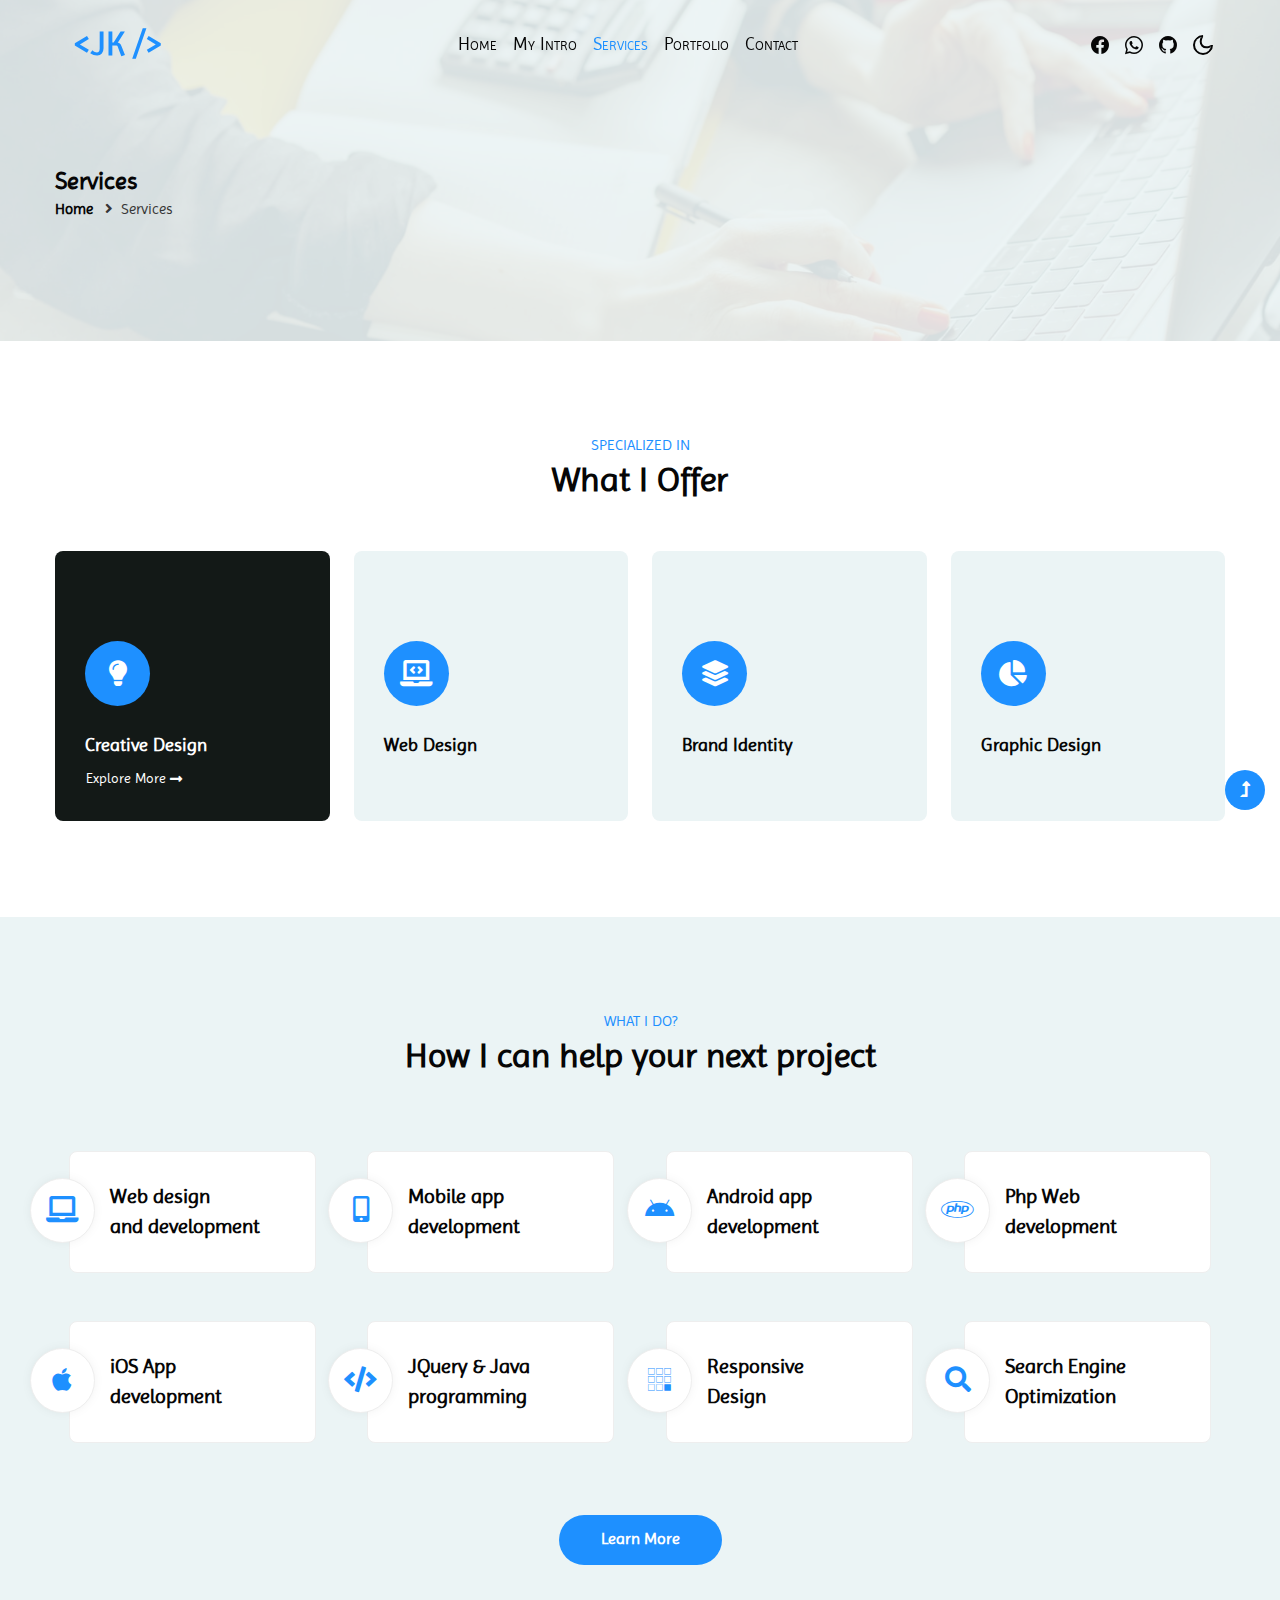
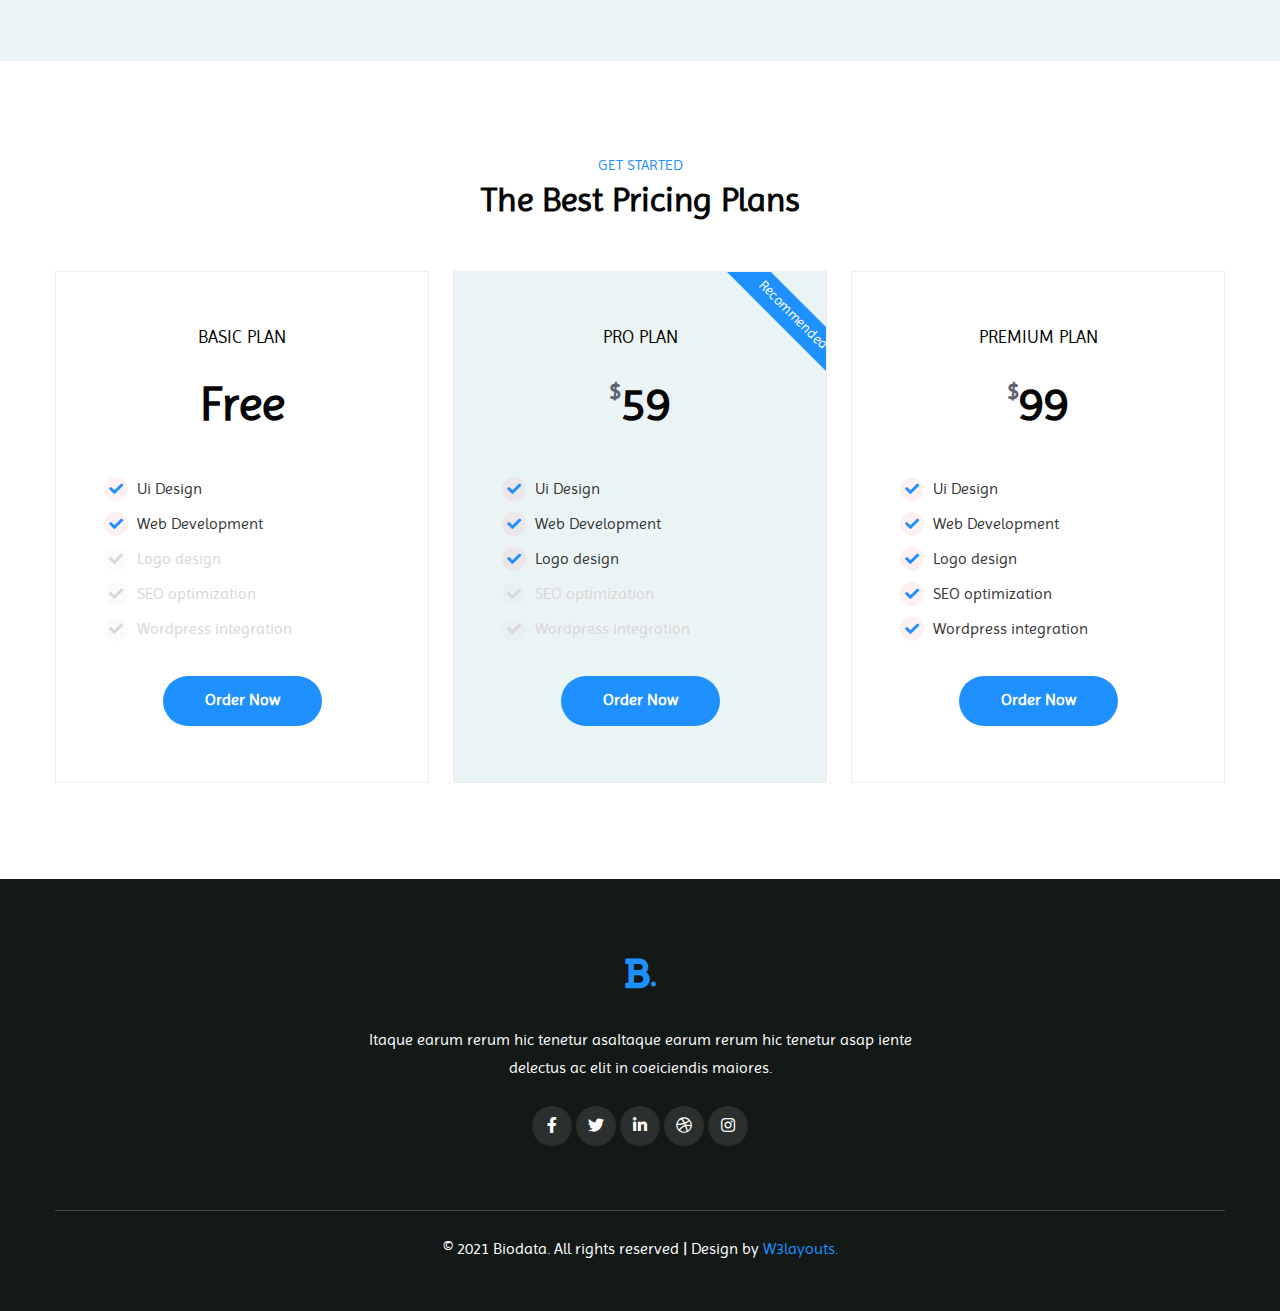
<file: services.html>
<!DOCTYPE html>
<html lang="en">

<head>
    <!-- Required meta tags -->
    <meta charset="utf-8" />
    <meta name="viewport" content="width=device-width, initial-scale=1" />
    <title>
        Biodata - Personal Category Bootstrap Responsive Web Template - Services :
        W3Layouts
    </title>
    <!-- google font -->
    <link href="//fonts.googleapis.com/css2?family=Poppins:wght@100;200;300;400;500;600;700;800;900&display=swap"
        rel="stylesheet" />
    <!-- Template CSS Style link -->
    <link rel="stylesheet" href="https://cdn.jsdelivr.net/npm/bootstrap-icons@1.11.3/font/bootstrap-icons.min.css" />
    <link href="https://cdn.jsdelivr.net/npm/bootstrap@5.3.3/dist/css/bootstrap.min.css" rel="stylesheet"
        integrity="sha384-QWTKZyjpPEjISv5WaRU9OFeRpok6YctnYmDr5pNlyT2bRjXh0JMhjY6hW+ALEwIH" crossorigin="anonymous" />
    <link rel="stylesheet" href="assets/css/style-starter.css" />
</head>

<body>
    <!-- header -->
    <header id="site-header" class="fixed-top p-0">
        <div class="container">
            <nav class="navbar navbar-expand-md navbar-light justify-content-between">
                <a class="navbar-brand" href="index.html"> &lt;JK /&gt; </a>

                <div class="icons d-flex align-items-center">
                    <div class="d-flex h-100">
                        <div class="d-flex align-items-center">
                            <a class="nav-link px-2 pt-1" href="https://" target="tab">
                                <i class="bi bi-facebook"></i>
                            </a>
                            <a class="nav-link px-2 pt-1" href="https://" target="tab">
                                <i class="bi bi-whatsapp"></i>
                            </a>
                            <a class="nav-link px-2 pt-1" href="https://" target="tab">
                                <i class="bi bi-github"></i>
                            </a>
                            <label class="theme-switch nav-link pt-1" for="checkbox">
                                <input type="checkbox" id="checkbox" />
                                <div class="mode-container ms-2">
                                    <i class="bi pt-1 gg-sun"></i>
                                    <i class="bi pt-1 gg-moon"></i>
                                </div>
                            </label>
                        </div>
                    </div>
                    <button class="navbar-toggler collapsed" type="button" data-bs-toggle="collapse"
                        data-bs-target="#navbarScroll" aria-controls="navbarScroll" aria-expanded="false"
                        aria-label="Toggle navigation">
                        <span class="navbar-toggler-icon fa icon-expand fa-bars"></span>
                        <span class="navbar-toggler-icon fa icon-close fa-times"></span>
                    </button>
                </div>

                <div class="collapse navbar-collapse" id="navbarScroll">
                    <ul class="navbar-nav mx-auto my-2 my-lg-0 navbar-nav-scroll align-items-center">
                        <li class="nav-item">
                            <a class="nav-link p-md-2" aria-current="page" href="index.html">Home</a>
                        </li>
                        <li class="nav-item">
                            <a class="nav-link p-md-2 text-nowrap" href="about.html">My Intro</a>
                        </li>
                        <li class="nav-item">
                            <a class="nav-link p-md-2 active" href="services.html">Services</a>
                        </li>
                        <li class="nav-item">
                            <a class="nav-link p-md-2" href="portfolio.html">Portfolio</a>
                        </li>
                        <li class="nav-item">
                            <a class="nav-link p-md-2" href="contact.html">Contact</a>
                        </li>
                    </ul>
                </div>
                <!-- toggle switch for light and dark theme -->

                <!-- //toggle switch for light and dark theme -->
            </nav>
        </div>
    </header>
    <!-- //header -->

    <!-- inner banner -->
    <section class="inner-banner py-5">
        <div class="w3l-breadcrumb py-lg-5">
            <div class="container pt-4 pb-sm-4">
                <h4 class="inner-text-title font-weight-bold pt-sm-5 pt-4">
                    Services
                </h4>
                <ul class="breadcrumbs-custom-path">
                    <li><a href="index.html">Home</a></li>
                    <li class="active">
                        <i class="fas fa-angle-right mx-2"></i>Services
                    </li>
                </ul>
            </div>
        </div>
    </section>
    <!-- //inner banner -->

    <!-- grids section -->
    <section class="w3l-bottom-grids-6 py-5" id="features">
        <div class="container py-md-5 py-4">
            <div class="title-heading-w3 text-center mb-sm-5 mb-4">
                <h5 class="title-small mb-1">specialized In</h5>
                <h3 class="title-style">What I Offer</h3>
            </div>
            <div class="row">
                <div class="col-lg-3 col-md-6 grids-feature">
                    <div class="area-box active">
                        <div class="icon-style">
                            <i class="fas fa-lightbulb"></i>
                        </div>
                        <h4><a href="#feature" class="title-head">Creative Design</a></h4>
                        <a href="about.html" class="btn more p-0">Explore More<i
                                class="fas fa-long-arrow-alt-right ms-1"></i></a>
                    </div>
                </div>
                <div class="col-lg-3 col-md-6 grids-feature mt-md-0 mt-4">
                    <div class="area-box">
                        <div class="icon-style">
                            <i class="fas fa-laptop-code"></i>
                        </div>
                        <h4><a href="#feature" class="title-head">Web Design</a></h4>
                        <a href="about.html" class="btn more p-0">Explore More<i
                                class="fas fa-long-arrow-alt-right ms-1"></i></a>
                    </div>
                </div>
                <div class="col-lg-3 col-md-6 grids-feature mt-lg-0 mt-4">
                    <div class="area-box">
                        <div class="icon-style">
                            <i class="fas fa-layer-group"></i>
                        </div>
                        <h4><a href="#feature" class="title-head">Brand Identity</a></h4>
                        <a href="about.html" class="btn more p-0">Explore More<i
                                class="fas fa-long-arrow-alt-right ms-1"></i></a>
                    </div>
                </div>
                <div class="col-lg-3 col-md-6 grids-feature mt-lg-0 mt-4">
                    <div class="area-box">
                        <div class="icon-style">
                            <i class="fas fa-chart-pie"></i>
                        </div>
                        <h4><a href="#feature" class="title-head">Graphic Design</a></h4>
                        <a href="about.html" class="btn more p-0">Explore More<i
                                class="fas fa-long-arrow-alt-right ms-1"></i></a>
                    </div>
                </div>
            </div>
        </div>
    </section>
    <!-- //grids section -->

    <!-- service section -->
    <section class="w3l-servicesblock1 py-5" id="services">
        <div class="container py-md-5 py-4">
            <div class="title-heading-w3 text-center mb-sm-5 mb-4">
                <h5 class="title-small mb-1">What i do?</h5>
                <h3 class="title-style">How I can help your next project</h3>
            </div>
            <div class="w3-services-grids py-lg-4">
                <div class="fea-gd-vv row">
                    <div class="col-lg-3 col-md-6">
                        <div class="feature-gd icon-yellow">
                            <div class="icon">
                                <i class="fas fa-laptop"></i>
                            </div>
                            <div class="icon-info">
                                <a href="#url">Web design<br />
                                    and development
                                </a>
                            </div>
                        </div>
                    </div>
                    <div class="col-lg-3 col-md-6 mt-md-0 mt-4">
                        <div class="feature-gd icon-vilot">
                            <div class="icon">
                                <i class="fas fa-mobile-alt"></i>
                            </div>
                            <div class="icon-info">
                                <a href="#url">Mobile app<br />
                                    development</a>
                            </div>
                        </div>
                    </div>
                    <div class="col-lg-3 col-md-6 mt-lg-0 mt-md-5 mt-4">
                        <div class="feature-gd icon-blue">
                            <div class="icon">
                                <i class="fab fa-android"></i>
                            </div>
                            <div class="icon-info">
                                <a href="#url">Android app<br />
                                    development</a>
                            </div>
                        </div>
                    </div>
                    <div class="col-lg-3 col-md-6 mt-lg-0 mt-md-5 mt-4">
                        <div class="feature-gd icon-red">
                            <div class="icon">
                                <i class="fab fa-php"></i>
                            </div>
                            <div class="icon-info">
                                <a href="#url">Php Web<br />
                                    development</a>
                            </div>
                        </div>
                    </div>
                    <div class="col-lg-3 col-md-6 mt-md-5 mt-4">
                        <div class="feature-gd icon-light-green">
                            <div class="icon">
                                <i class="fab fa-apple"></i>
                            </div>
                            <div class="icon-info">
                                <a href="#url">iOS App<br />
                                    development
                                </a>
                            </div>
                        </div>
                    </div>
                    <div class="col-lg-3 col-md-6 mt-md-5 mt-4">
                        <div class="feature-gd icon-light-blue">
                            <div class="icon">
                                <i class="fas fa-code"></i>
                            </div>
                            <div class="icon-info">
                                <a href="#url">JQuery & Java<br />
                                    programming</a>
                            </div>
                        </div>
                    </div>
                    <div class="col-lg-3 col-md-6 mt-md-5 mt-4">
                        <div class="feature-gd icon-dark-green">
                            <div class="icon">
                                <i class="fab fa-buromobelexperte"></i>
                            </div>
                            <div class="icon-info">
                                <a href="#url">Responsive<br />
                                    Design</a>
                            </div>
                        </div>
                    </div>
                    <div class="col-lg-3 col-md-6 mt-md-5 mt-4">
                        <div class="feature-gd icon-pink">
                            <div class="icon">
                                <i class="fas fa-search"></i>
                            </div>
                            <div class="icon-info">
                                <a href="#url">Search Engine<br />
                                    Optimization</a>
                            </div>
                        </div>
                    </div>
                </div>
            </div>
            <div class="text-center mt-5">
                <a href="services.html" class="btn btn-style">Learn More</a>
            </div>
        </div>
    </section>
    <!-- //service section -->

    <!-- pricing section -->
    <section class="w3l-pricing py-5">
        <div class="container py-md-5 py-4">
            <div class="title-heading-w3 text-center mb-sm-5 mb-4">
                <h5 class="title-small mb-1">Get Started</h5>
                <h3 class="title-style">The Best Pricing Plans</h3>
            </div>
            <div class="row t-in justify-content-center">
                <div class="col-lg-4 col-md-6 price-main-info">
                    <div class="price-inner card box-shadow">
                        <div class="card-body">
                            <h4 class="text-uppercase text-center mb-3">Basic Plan</h4>
                            <h5 class="card-title pricing-card-title">Free</h5>
                            <ul class="list-unstyled mt-3 mb-4">
                                <li><span class="fa fa-check"></span> Ui Design</li>
                                <li><span class="fa fa-check"></span> Web Development</li>
                                <li class="disable">
                                    <span class="fa fa-check"></span> Logo design
                                </li>
                                <li class="disable">
                                    <span class="fa fa-check"></span> SEO optimization
                                </li>
                                <li class="disable">
                                    <span class="fa fa-check"></span> Wordpress integration
                                </li>
                            </ul>
                            <div class="read-more mt-4 pt-lg-2 text-center">
                                <a href="contact.html" class="btn btn-style"> Order Now</a>
                            </div>
                        </div>
                    </div>
                </div>
                <div class="col-lg-4 col-md-6 price-main-info mt-md-0 mt-4">
                    <div class="price-inner card box-shadow active">
                        <div class="card-body">
                            <label class="price-label">Recommended</label>
                            <h4 class="text-uppercase text-center mb-3">Pro Plan</h4>
                            <h5 class="card-title pricing-card-title">
                                <span class="align-top">$</span>59
                            </h5>
                            <ul class="list-unstyled mt-3 mb-4">
                                <li><span class="fa fa-check"></span> Ui Design</li>
                                <li><span class="fa fa-check"></span> Web Development</li>
                                <li><span class="fa fa-check"></span> Logo design</li>
                                <li class="disable">
                                    <span class="fa fa-check"></span> SEO optimization
                                </li>
                                <li class="disable">
                                    <span class="fa fa-check"></span> Wordpress integration
                                </li>
                            </ul>
                            <div class="read-more mt-4 pt-lg-2 text-center">
                                <a href="contact.html" class="btn btn-style"> Order Now</a>
                            </div>
                        </div>
                    </div>
                </div>
                <div class="col-lg-4 col-md-6 price-main-info mt-lg-0 mt-4">
                    <div class="price-inner card box-shadow">
                        <div class="card-body">
                            <h4 class="text-uppercase text-center mb-3">Premium Plan</h4>
                            <h5 class="card-title pricing-card-title">
                                <span class="align-top">$</span>99
                            </h5>
                            <ul class="list-unstyled mt-3 mb-4">
                                <li><span class="fa fa-check"></span> Ui Design</li>
                                <li><span class="fa fa-check"></span> Web Development</li>
                                <li><span class="fa fa-check"></span> Logo design</li>
                                <li><span class="fa fa-check"></span> SEO optimization</li>
                                <li>
                                    <span class="fa fa-check"></span> Wordpress integration
                                </li>
                            </ul>
                            <div class="read-more mt-4 pt-lg-2 text-center">
                                <a href="contact.html" class="btn btn-style"> Order Now</a>
                            </div>
                        </div>
                    </div>
                </div>
            </div>
        </div>
    </section>
    <!-- //pricing section -->

    <!-- footer -->
    <footer class="footer-w3ls text-center py-5">
        <div class="container pt-4">
            <div class="mx-auto" style="max-width: 600px">
                <a href="index.html" class="footer-logo py-1">
                    <i class="fas fa-bold"></i>.
                </a>
                <p class="mt-4 text-white">
                    Itaque earum rerum hic tenetur asaItaque earum rerum hic tenetur
                    asap iente delectus ac elit in coeiciendis maiores.
                </p>
                <div class="social-icons-main mt-4 pb-3">
                    <ul class="social-icons3">
                        <li>
                            <a href="#facebook">
                                <i class="fab fa-facebook-f"></i>
                            </a>
                        </li>
                        <li>
                            <a href="#twitter">
                                <i class="fab fa-twitter"></i>
                            </a>
                        </li>
                        <li>
                            <a href="#linkedinin">
                                <i class="fab fa-linkedin-in"></i>
                            </a>
                        </li>
                        <li>
                            <a href="#dribbble">
                                <i class="fab fa-dribbble"></i>
                            </a>
                        </li>
                        <li>
                            <a href="#instagram">
                                <i class="fab fa-instagram"></i>
                            </a>
                        </li>
                    </ul>
                </div>
            </div>
            <!-- copyright -->
            <p class="copy-right-w3 text-white mt-5 pt-4">
                © 2021 Biodata. All rights reserved | Design by
                <a href="http://w3layouts.com" target="_blank"> W3layouts.</a>
            </p>
        </div>
    </footer>
    <!-- //footer -->

    <!-- Js scripts -->
    <!-- move top -->
    <button onclick="topFunction()" id="movetop" title="Go to top">
        <span class="fas fa-level-up-alt" aria-hidden="true"></span>
    </button>
    <script>
        // When the user scrolls down 20px from the top of the document, show the button
        window.onscroll = function () {
            scrollFunction();
        };

        function scrollFunction() {
            if (
                document.body.scrollTop > 20 ||
                document.documentElement.scrollTop > 20
            ) {
                document.getElementById("movetop").style.display = "block";
            } else {
                document.getElementById("movetop").style.display = "none";
            }
        }

        // When the user clicks on the button, scroll to the top of the document
        function topFunction() {
            document.body.scrollTop = 0;
            document.documentElement.scrollTop = 0;
        }
    </script>
    <!-- //move top -->

    <!-- common jquery plugin -->
    <script src="assets/js/jquery-3.3.1.min.js"></script>
    <!-- //common jquery plugin -->

    <!-- theme switch js (light and dark)-->
    <script src="assets/js/theme-change.js"></script>
    <!-- //theme switch js (light and dark)-->

    <!-- MENU-JS -->
    <script>
        $(window).on("scroll", function () {
            var scroll = $(window).scrollTop();

            if (scroll >= 80) {
                $("#site-header").addClass("nav-fixed");
            } else {
                $("#site-header").removeClass("nav-fixed");
            }
        });

        //Main navigation Active Class Add Remove
        $(".navbar-toggler").on("click", function () {
            $("header").toggleClass("active");
        });
        $(document).on("ready", function () {
            if ($(window).width() > 991) {
                $("header").removeClass("active");
            }
            $(window).on("resize", function () {
                if ($(window).width() > 991) {
                    $("header").removeClass("active");
                }
            });
        });
    </script>
    <!-- //MENU-JS -->

    <!-- disable body scroll which navbar is in active -->
    <script>
        $(function () {
            $(".navbar-toggler").click(function () {
                $("body").toggleClass("noscroll");
            });
        });
    </script>
    <!-- //disable body scroll which navbar is in active -->

    <!-- bootstrap -->
    <script src="https://cdn.jsdelivr.net/npm/@popperjs/core@2.11.8/dist/umd/popper.min.js"
        integrity="sha384-I7E8VVD/ismYTF4hNIPjVp/Zjvgyol6VFvRkX/vR+Vc4jQkC+hVqc2pM8ODewa9r"
        crossorigin="anonymous"></script>
    <script src="https://cdn.jsdelivr.net/npm/bootstrap@5.3.3/dist/js/bootstrap.min.js"
        integrity="sha384-0pUGZvbkm6XF6gxjEnlmuGrJXVbNuzT9qBBavbLwCsOGabYfZo0T0to5eqruptLy"
        crossorigin="anonymous"></script>
    <!-- //bootstrap -->
    <!-- //Js scripts -->
</body>

</html>
</file>
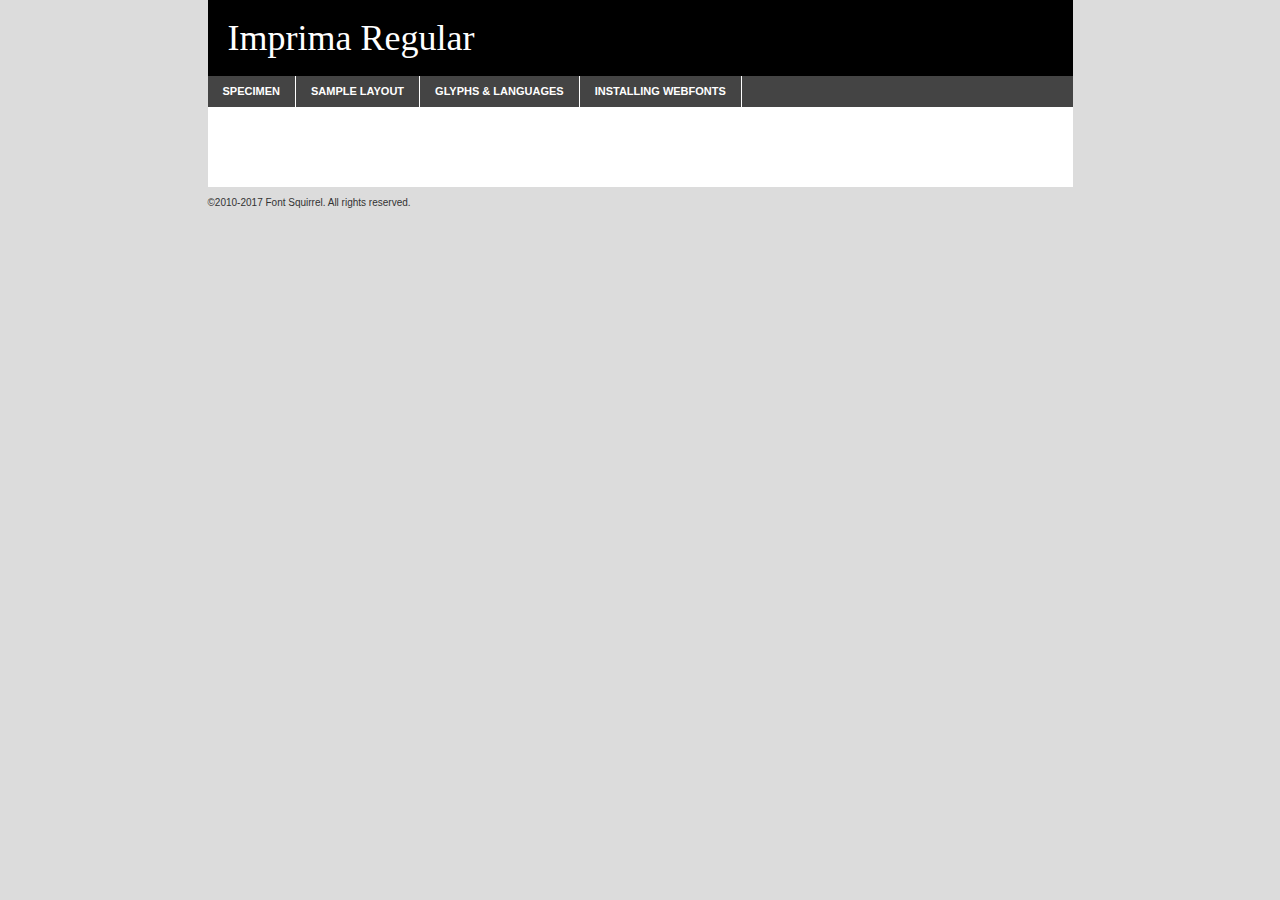
<file: assets/font/imprima-regular-demo.html>
<!DOCTYPE html PUBLIC "-//W3C//DTD XHTML 1.0 Transitional//EN"
        "http://www.w3.org/TR/xhtml1/DTD/xhtml1-transitional.dtd">

<html xmlns="http://www.w3.org/1999/xhtml" xml:lang="en" lang="en">
<head>
    <meta http-equiv="Content-Type" content="text/html; charset=utf-8"/>
    <script src="http://ajax.googleapis.com/ajax/libs/jquery/1.7.2/jquery.min.js" type="text/javascript" charset="utf-8"></script>
    <script type="text/javascript">
		(function($) {
			$.fn.easyTabs = function(option) {
				var param = jQuery.extend({ fadeSpeed: 'fast', defaultContent: 1, activeClass: 'active' }, option);
				$(this).each(function() {
					var thisId = '#' + this.id;
					if ( param.defaultContent == '' )
					{
						param.defaultContent = 1;
					}
					if ( typeof param.defaultContent == 'number' )
					{
						var defaultTab = $(thisId + ' .tabs li:eq(' + (param.defaultContent - 1) + ') a').attr('href').substr(1);
					}
					else
					{
						var defaultTab = param.defaultContent;
					}
					$(thisId + ' .tabs li a').each(function() {
						var tabToHide = $(this).attr('href').substr(1);
						$('#' + tabToHide).addClass('easytabs-tab-content');
					});
					hideAll();
					changeContent(defaultTab);

					function hideAll() {$(thisId + ' .easytabs-tab-content').hide();}

					function changeContent(tabId)
					{
						hideAll();
						$(thisId + ' .tabs li').removeClass(param.activeClass);
						$(thisId + ' .tabs li a[href=#' + tabId + ']').closest('li').addClass(param.activeClass);
						if ( param.fadeSpeed != 'none' )
						{
							$(thisId + ' #' + tabId).fadeIn(param.fadeSpeed);
						}
						else
						{
							$(thisId + ' #' + tabId).show();
						}
					}

					$(thisId + ' .tabs li').click(function() {
						var tabId = $(this).find('a').attr('href').substr(1);
						changeContent(tabId);
						return false;
					});
				});
			}
		})(jQuery);
    </script>
    <link rel="stylesheet" href="specimen_files/specimen_stylesheet.css" type="text/css" charset="utf-8"/>
    <link rel="stylesheet" href="stylesheet.css" type="text/css" charset="utf-8"/>

    <style type="text/css">
        		body {
			font-family: 'imprimaregular';
        		}

            </style>

    <title>Imprima Regular Specimen</title>


    <script type="text/javascript" charset="utf-8">
		$(document).ready(function() {
			$('#container').easyTabs({ defaultContent: 1 });
		});
    </script>
</head>

<body>
<div id="container">
    <div id="header">
		Imprima Regular    </div>
    <ul class="tabs">
        <li><a href="#specimen">Specimen</a></li>
        <li><a href="#layout">Sample Layout</a></li>
		        <li><a href="#glyphs">Glyphs &amp; Languages</a></li>
        <li><a href="#installing">Installing Webfonts</a></li>

    </ul>

    <div id="main_content">


        <div id="specimen">

            <div class="section">
                <div class="grid12 firstcol">
                    <div class="huge">AaBb</div>
                </div>
            </div>

            <div class="section">
                <div class="glyph_range">A&#x200B;B&#x200b;C&#x200b;D&#x200b;E&#x200b;F&#x200b;G&#x200b;H&#x200b;I&#x200b;J&#x200b;K&#x200b;L&#x200b;M&#x200b;N&#x200b;O&#x200b;P&#x200b;Q&#x200b;R&#x200b;S&#x200b;T&#x200b;U&#x200b;V&#x200b;W&#x200b;X&#x200b;Y&#x200b;Z&#x200b;a&#x200b;b&#x200b;c&#x200b;d&#x200b;e&#x200b;f&#x200b;g&#x200b;h&#x200b;i&#x200b;j&#x200b;k&#x200b;l&#x200b;m&#x200b;n&#x200b;o&#x200b;p&#x200b;q&#x200b;r&#x200b;s&#x200b;t&#x200b;u&#x200b;v&#x200b;w&#x200b;x&#x200b;y&#x200b;z&#x200b;1&#x200b;2&#x200b;3&#x200b;4&#x200b;5&#x200b;6&#x200b;7&#x200b;8&#x200b;9&#x200b;0&#x200b;&amp;&#x200b;.&#x200b;,&#x200b;?&#x200b;!&#x200b;&#64;&#x200b;(&#x200b;)&#x200b;#&#x200b;$&#x200b;%&#x200b;*&#x200b;+&#x200b;-&#x200b;=&#x200b;:&#x200b;;</div>
            </div>
            <div class="section">
                <div class="grid12 firstcol">
                    <table class="sample_table">
                        <tr>
                            <td>10</td>
                            <td class="size10">abcdefghijklmnopqrstuvwxyzABCDEFGHIJKLMNOPQRSTUVWXYZ0123456789abcdefghijklmnopqrstuvwxyzABCDEFGHIJKLMNOPQRSTUVWXYZ0123456789abcdefghijklmnopqrstuvwxyzABCDEFGHIJKLMNOPQRSTUVWXYZ</td>
                        </tr>
                        <tr>
                            <td>11</td>
                            <td class="size11">abcdefghijklmnopqrstuvwxyzABCDEFGHIJKLMNOPQRSTUVWXYZ0123456789abcdefghijklmnopqrstuvwxyzABCDEFGHIJKLMNOPQRSTUVWXYZ0123456789abcdefghijklmnopqrstuvwxyzABCDEFGHIJKLMNOPQRSTUVWXYZ</td>
                        </tr>
                        <tr>
                            <td>12</td>
                            <td class="size12">abcdefghijklmnopqrstuvwxyzABCDEFGHIJKLMNOPQRSTUVWXYZ0123456789abcdefghijklmnopqrstuvwxyzABCDEFGHIJKLMNOPQRSTUVWXYZ0123456789abcdefghijklmnopqrstuvwxyzABCDEFGHIJKLMNOPQRSTUVWXYZ</td>
                        </tr>
                        <tr>
                            <td>13</td>
                            <td class="size13">abcdefghijklmnopqrstuvwxyzABCDEFGHIJKLMNOPQRSTUVWXYZ0123456789abcdefghijklmnopqrstuvwxyzABCDEFGHIJKLMNOPQRSTUVWXYZ0123456789abcdefghijklmnopqrstuvwxyzABCDEFGHIJKLMNOPQRSTUVWXYZ</td>
                        </tr>
                        <tr>
                            <td>14</td>
                            <td class="size14">abcdefghijklmnopqrstuvwxyzABCDEFGHIJKLMNOPQRSTUVWXYZ0123456789abcdefghijklmnopqrstuvwxyzABCDEFGHIJKLMNOPQRSTUVWXYZ0123456789abcdefghijklmnopqrstuvwxyzABCDEFGHIJKLMNOPQRSTUVWXYZ</td>
                        </tr>
                        <tr>
                            <td>16</td>
                            <td class="size16">abcdefghijklmnopqrstuvwxyzABCDEFGHIJKLMNOPQRSTUVWXYZ0123456789abcdefghijklmnopqrstuvwxyzABCDEFGHIJKLMNOPQRSTUVWXYZ</td>
                        </tr>
                        <tr>
                            <td>18</td>
                            <td class="size18">abcdefghijklmnopqrstuvwxyzABCDEFGHIJKLMNOPQRSTUVWXYZ0123456789abcdefghijklmnopqrstuvwxyzABCDEFGHIJKLMNOPQRSTUVWXYZ</td>
                        </tr>
                        <tr>
                            <td>20</td>
                            <td class="size20">abcdefghijklmnopqrstuvwxyzABCDEFGHIJKLMNOPQRSTUVWXYZ0123456789abcdefghijklmnopqrstuvwxyzABCDEFGHIJKLMNOPQRSTUVWXYZ</td>
                        </tr>
                        <tr>
                            <td>24</td>
                            <td class="size24">abcdefghijklmnopqrstuvwxyzABCDEFGHIJKLMNOPQRSTUVWXYZ0123456789abcdefghijklmnopqrstuvwxyzABCDEFGHIJKLMNOPQRSTUVWXYZ</td>
                        </tr>
                        <tr>
                            <td>30</td>
                            <td class="size30">abcdefghijklmnopqrstuvwxyzABCDEFGHIJKLMNOPQRSTUVWXYZ0123456789abcdefghijklmnopqrstuvwxyzABCDEFGHIJKLMNOPQRSTUVWXYZ</td>
                        </tr>
                        <tr>
                            <td>36</td>
                            <td class="size36">abcdefghijklmnopqrstuvwxyzABCDEFGHIJKLMNOPQRSTUVWXYZ0123456789abcdefghijklmnopqrstuvwxyzABCDEFGHIJKLMNOPQRSTUVWXYZ</td>
                        </tr>
                        <tr>
                            <td>48</td>
                            <td class="size48">abcdefghijklmnopqrstuvwxyzABCDEFGHIJKLMNOPQRSTUVWXYZ0123456789abcdefghijklmnopqrstuvwxyzABCDEFGHIJKLMNOPQRSTUVWXYZ</td>
                        </tr>
                        <tr>
                            <td>60</td>
                            <td class="size60">abcdefghijklmnopqrstuvwxyzABCDEFGHIJKLMNOPQRSTUVWXYZ0123456789abcdefghijklmnopqrstuvwxyzABCDEFGHIJKLMNOPQRSTUVWXYZ</td>
                        </tr>
                        <tr>
                            <td>72</td>
                            <td class="size72">abcdefghijklmnopqrstuvwxyzABCDEFGHIJKLMNOPQRSTUVWXYZ0123456789abcdefghijklmnopqrstuvwxyzABCDEFGHIJKLMNOPQRSTUVWXYZ</td>
                        </tr>
                        <tr>
                            <td>90</td>
                            <td class="size90">abcdefghijklmnopqrstuvwxyzABCDEFGHIJKLMNOPQRSTUVWXYZ0123456789abcdefghijklmnopqrstuvwxyzABCDEFGHIJKLMNOPQRSTUVWXYZ</td>
                        </tr>
                    </table>

                </div>

            </div>


            <div class="section" id="bodycomparison">


                <div id="xheight">
                    <div class="fontbody">&#x25FC;&#x25FC;&#x25FC;&#x25FC;&#x25FC;&#x25FC;&#x25FC;&#x25FC;&#x25FC;&#x25FC;&#x25FC;&#x25FC;&#x25FC;&#x25FC;&#x25FC;&#x25FC;&#x25FC;&#x25FC;&#x25FC;&#x25FC;&#x25FC;&#x25FC;&#x25FC;&#x25FC;&#x25FC;&#x25FC;&#x25FC;&#x25FC;&#x25FC;&#x25FC;&#x25FC;&#x25FC;&#x25FC;&#x25FC;&#x25FC;&#x25FC;&#x25FC;&#x25FC;&#x25FC;&#x25FC;&#x25FC;&#x25FC;&#x25FC;&#x25FC;&#x25FC;&#x25FC;&#x25FC;&#x25FC;&#x25FC;&#x25FC;&#x25FC;&#x25FC;&#x25FC;&#x25FC;&#x25FC;&#x25FC;&#x25FC;&#x25FC;&#x25FC;&#x25FC;&#x25FC;&#x25FC;&#x25FC;&#x25FC;&#x25FC;&#x25FC;&#x25FC;&#x25FC;&#x25FC;&#x25FC;&#x25FC;&#x25FC;&#x25FC;&#x25FC;&#x25FC;&#x25FC;&#x25FC;&#x25FC;&#x25FC;&#x25FC;&#x25FC;&#x25FC;&#x25FC;&#x25FC;&#x25FC;&#x25FC;&#x25FC;&#x25FC;&#x25FC;&#x25FC;&#x25FC;&#x25FC;&#x25FC;&#x25FC;&#x25FC;&#x25FC;&#x25FC;&#x25FC;&#x25FC;body</div>
                    <div class="arialbody">body</div>
                    <div class="verdanabody">body</div>
                    <div class="georgiabody">body</div>
                </div>
                <div class="fontbody" style="z-index:1">
                    body<span>Imprima Regular</span>
                </div>
                <div class="arialbody" style="z-index:1">
                    body<span>Arial</span>
                </div>
                <div class="verdanabody" style="z-index:1">
                    body<span>Verdana</span>
                </div>
                <div class="georgiabody" style="z-index:1">
                    body<span>Georgia</span>
                </div>


            </div>


            <div class="section psample psample_row1" id="">

                <div class="grid2 firstcol">
                    <p class="size10"><span>10.</span>Aenean lacinia bibendum nulla sed consectetur. Fusce dapibus, tellus ac cursus commodo, tortor mauris condimentum nibh, ut fermentum massa justo sit amet risus. Nullam id dolor id nibh ultricies vehicula ut id elit. Cum sociis natoque penatibus et magnis dis parturient montes, nascetur ridiculus mus. Nulla vitae elit libero, a pharetra augue.</p>

                </div>
                <div class="grid3">
                    <p class="size11"><span>11.</span>Aenean lacinia bibendum nulla sed consectetur. Fusce dapibus, tellus ac cursus commodo, tortor mauris condimentum nibh, ut fermentum massa justo sit amet risus. Nullam id dolor id nibh ultricies vehicula ut id elit. Cum sociis natoque penatibus et magnis dis parturient montes, nascetur ridiculus mus. Nulla vitae elit libero, a pharetra augue.</p>

                </div>
                <div class="grid3">
                    <p class="size12"><span>12.</span>Aenean lacinia bibendum nulla sed consectetur. Fusce dapibus, tellus ac cursus commodo, tortor mauris condimentum nibh, ut fermentum massa justo sit amet risus. Nullam id dolor id nibh ultricies vehicula ut id elit. Cum sociis natoque penatibus et magnis dis parturient montes, nascetur ridiculus mus. Nulla vitae elit libero, a pharetra augue.</p>

                </div>
                <div class="grid4">
                    <p class="size13"><span>13.</span>Aenean lacinia bibendum nulla sed consectetur. Fusce dapibus, tellus ac cursus commodo, tortor mauris condimentum nibh, ut fermentum massa justo sit amet risus. Nullam id dolor id nibh ultricies vehicula ut id elit. Cum sociis natoque penatibus et magnis dis parturient montes, nascetur ridiculus mus. Nulla vitae elit libero, a pharetra augue.</p>

                </div>
                <div class="white_blend"></div>

            </div>
            <div class="section psample psample_row2" id="">
                <div class="grid3 firstcol">
                    <p class="size14"><span>14.</span>Aenean lacinia bibendum nulla sed consectetur. Fusce dapibus, tellus ac cursus commodo, tortor mauris condimentum nibh, ut fermentum massa justo sit amet risus. Nullam id dolor id nibh ultricies vehicula ut id elit. Cum sociis natoque penatibus et magnis dis parturient montes, nascetur ridiculus mus. Nulla vitae elit libero, a pharetra augue.</p>

                </div>
                <div class="grid4">
                    <p class="size16"><span>16.</span>Aenean lacinia bibendum nulla sed consectetur. Fusce dapibus, tellus ac cursus commodo, tortor mauris condimentum nibh, ut fermentum massa justo sit amet risus. Nullam id dolor id nibh ultricies vehicula ut id elit. Cum sociis natoque penatibus et magnis dis parturient montes, nascetur ridiculus mus. Nulla vitae elit libero, a pharetra augue.</p>

                </div>
                <div class="grid5">
                    <p class="size18"><span>18.</span>Aenean lacinia bibendum nulla sed consectetur. Fusce dapibus, tellus ac cursus commodo, tortor mauris condimentum nibh, ut fermentum massa justo sit amet risus. Nullam id dolor id nibh ultricies vehicula ut id elit. Cum sociis natoque penatibus et magnis dis parturient montes, nascetur ridiculus mus. Nulla vitae elit libero, a pharetra augue.</p>

                </div>

                <div class="white_blend"></div>

            </div>

            <div class="section psample psample_row3" id="">
                <div class="grid5 firstcol">
                    <p class="size20"><span>20.</span>Aenean lacinia bibendum nulla sed consectetur. Fusce dapibus, tellus ac cursus commodo, tortor mauris condimentum nibh, ut fermentum massa justo sit amet risus. Nullam id dolor id nibh ultricies vehicula ut id elit. Cum sociis natoque penatibus et magnis dis parturient montes, nascetur ridiculus mus. Nulla vitae elit libero, a pharetra augue.</p>
                </div>
                <div class="grid7">
                    <p class="size24"><span>24.</span>Aenean lacinia bibendum nulla sed consectetur. Fusce dapibus, tellus ac cursus commodo, tortor mauris condimentum nibh, ut fermentum massa justo sit amet risus. Nullam id dolor id nibh ultricies vehicula ut id elit. Cum sociis natoque penatibus et magnis dis parturient montes, nascetur ridiculus mus. Nulla vitae elit libero, a pharetra augue.</p>
                </div>

                <div class="white_blend"></div>

            </div>

            <div class="section psample psample_row4" id="">
                <div class="grid12 firstcol">
                    <p class="size30"><span>30.</span>Aenean lacinia bibendum nulla sed consectetur. Fusce dapibus, tellus ac cursus commodo, tortor mauris condimentum nibh, ut fermentum massa justo sit amet risus. Nullam id dolor id nibh ultricies vehicula ut id elit. Cum sociis natoque penatibus et magnis dis parturient montes, nascetur ridiculus mus. Nulla vitae elit libero, a pharetra augue.</p>
                </div>
                <div class="white_blend"></div>

            </div>


            <div class="section psample psample_row1 fullreverse">
                <div class="grid2 firstcol">
                    <p class="size10"><span>10.</span>Aenean lacinia bibendum nulla sed consectetur. Fusce dapibus, tellus ac cursus commodo, tortor mauris condimentum nibh, ut fermentum massa justo sit amet risus. Nullam id dolor id nibh ultricies vehicula ut id elit. Cum sociis natoque penatibus et magnis dis parturient montes, nascetur ridiculus mus. Nulla vitae elit libero, a pharetra augue.</p>

                </div>
                <div class="grid3">
                    <p class="size11"><span>11.</span>Aenean lacinia bibendum nulla sed consectetur. Fusce dapibus, tellus ac cursus commodo, tortor mauris condimentum nibh, ut fermentum massa justo sit amet risus. Nullam id dolor id nibh ultricies vehicula ut id elit. Cum sociis natoque penatibus et magnis dis parturient montes, nascetur ridiculus mus. Nulla vitae elit libero, a pharetra augue.</p>

                </div>
                <div class="grid3">
                    <p class="size12"><span>12.</span>Aenean lacinia bibendum nulla sed consectetur. Fusce dapibus, tellus ac cursus commodo, tortor mauris condimentum nibh, ut fermentum massa justo sit amet risus. Nullam id dolor id nibh ultricies vehicula ut id elit. Cum sociis natoque penatibus et magnis dis parturient montes, nascetur ridiculus mus. Nulla vitae elit libero, a pharetra augue.</p>

                </div>
                <div class="grid4">
                    <p class="size13"><span>13.</span>Aenean lacinia bibendum nulla sed consectetur. Fusce dapibus, tellus ac cursus commodo, tortor mauris condimentum nibh, ut fermentum massa justo sit amet risus. Nullam id dolor id nibh ultricies vehicula ut id elit. Cum sociis natoque penatibus et magnis dis parturient montes, nascetur ridiculus mus. Nulla vitae elit libero, a pharetra augue.</p>

                </div>
                <div class="black_blend"></div>

            </div>

            <div class="section psample psample_row2 fullreverse">
                <div class="grid3 firstcol">
                    <p class="size14"><span>14.</span>Aenean lacinia bibendum nulla sed consectetur. Fusce dapibus, tellus ac cursus commodo, tortor mauris condimentum nibh, ut fermentum massa justo sit amet risus. Nullam id dolor id nibh ultricies vehicula ut id elit. Cum sociis natoque penatibus et magnis dis parturient montes, nascetur ridiculus mus. Nulla vitae elit libero, a pharetra augue.</p>

                </div>
                <div class="grid4">
                    <p class="size16"><span>16.</span>Aenean lacinia bibendum nulla sed consectetur. Fusce dapibus, tellus ac cursus commodo, tortor mauris condimentum nibh, ut fermentum massa justo sit amet risus. Nullam id dolor id nibh ultricies vehicula ut id elit. Cum sociis natoque penatibus et magnis dis parturient montes, nascetur ridiculus mus. Nulla vitae elit libero, a pharetra augue.</p>

                </div>
                <div class="grid5">
                    <p class="size18"><span>18.</span>Aenean lacinia bibendum nulla sed consectetur. Fusce dapibus, tellus ac cursus commodo, tortor mauris condimentum nibh, ut fermentum massa justo sit amet risus. Nullam id dolor id nibh ultricies vehicula ut id elit. Cum sociis natoque penatibus et magnis dis parturient montes, nascetur ridiculus mus. Nulla vitae elit libero, a pharetra augue.</p>

                </div>
                <div class="black_blend"></div>

            </div>

            <div class="section psample fullreverse psample_row3" id="">
                <div class="grid5 firstcol">
                    <p class="size20"><span>20.</span>Aenean lacinia bibendum nulla sed consectetur. Fusce dapibus, tellus ac cursus commodo, tortor mauris condimentum nibh, ut fermentum massa justo sit amet risus. Nullam id dolor id nibh ultricies vehicula ut id elit. Cum sociis natoque penatibus et magnis dis parturient montes, nascetur ridiculus mus. Nulla vitae elit libero, a pharetra augue.</p>
                </div>
                <div class="grid7">
                    <p class="size24"><span>24.</span>Aenean lacinia bibendum nulla sed consectetur. Fusce dapibus, tellus ac cursus commodo, tortor mauris condimentum nibh, ut fermentum massa justo sit amet risus. Nullam id dolor id nibh ultricies vehicula ut id elit. Cum sociis natoque penatibus et magnis dis parturient montes, nascetur ridiculus mus. Nulla vitae elit libero, a pharetra augue.</p>
                </div>

                <div class="black_blend"></div>

            </div>

            <div class="section psample fullreverse psample_row4" id="" style="border-bottom: 20px #000 solid;">
                <div class="grid12 firstcol">
                    <p class="size30"><span>30.</span>Aenean lacinia bibendum nulla sed consectetur. Fusce dapibus, tellus ac cursus commodo, tortor mauris condimentum nibh, ut fermentum massa justo sit amet risus. Nullam id dolor id nibh ultricies vehicula ut id elit. Cum sociis natoque penatibus et magnis dis parturient montes, nascetur ridiculus mus. Nulla vitae elit libero, a pharetra augue.</p>
                </div>
                <div class="black_blend"></div>

            </div>


        </div>

        <div id="layout">

            <div class="section">

                <div class="grid12 firstcol">
                    <h1>Lorem Ipsum Dolor</h1>
                    <h2>Etiam porta sem malesuada magna mollis euismod</h2>

                    <p class="byline">By <a href="#link">Aenean Lacinia</a></p>
                </div>
            </div>
            <div class="section">
                <div class="grid8 firstcol">
                    <p class="large">Donec sed odio dui. Morbi leo risus, porta ac consectetur ac, vestibulum at eros. Fusce dapibus, tellus ac cursus commodo, tortor mauris condimentum nibh, ut fermentum massa justo sit amet risus. </p>


                    <h3>Pellentesque ornare sem</h3>

                    <p>Maecenas sed diam eget risus varius blandit sit amet non magna. Maecenas faucibus mollis interdum. Donec ullamcorper nulla non metus auctor fringilla. Nullam id dolor id nibh ultricies vehicula ut id elit. Nullam id dolor id nibh ultricies vehicula ut id elit. </p>

                    <p>Aenean eu leo quam. Pellentesque ornare sem lacinia quam venenatis vestibulum. Lorem ipsum dolor sit amet, consectetur adipiscing elit. Cum sociis natoque penatibus et magnis dis parturient montes, nascetur ridiculus mus. </p>

                    <p>Nulla vitae elit libero, a pharetra augue. Praesent commodo cursus magna, vel scelerisque nisl consectetur et. Aenean lacinia bibendum nulla sed consectetur. </p>

                    <p>Nullam quis risus eget urna mollis ornare vel eu leo. Nullam quis risus eget urna mollis ornare vel eu leo. Maecenas sed diam eget risus varius blandit sit amet non magna. Donec ullamcorper nulla non metus auctor fringilla. </p>

                    <h3>Cras mattis consectetur</h3>

                    <p>Aenean eu leo quam. Pellentesque ornare sem lacinia quam venenatis vestibulum. Aenean lacinia bibendum nulla sed consectetur. Integer posuere erat a ante venenatis dapibus posuere velit aliquet. Cras mattis consectetur purus sit amet fermentum. </p>

                    <p>Nullam id dolor id nibh ultricies vehicula ut id elit. Nullam quis risus eget urna mollis ornare vel eu leo. Cras mattis consectetur purus sit amet fermentum.</p>
                </div>

                <div class="grid4 sidebar">

                    <div class="box reverse">
                        <p class="last">Nullam quis risus eget urna mollis ornare vel eu leo. Donec ullamcorper nulla non metus auctor fringilla. Cras mattis consectetur purus sit amet fermentum. Sed posuere consectetur est at lobortis. Lorem ipsum dolor sit amet, consectetur adipiscing elit. </p>
                    </div>

                    <p class="caption">Maecenas sed diam eget risus varius.</p>

                    <p>Vestibulum id ligula porta felis euismod semper. Integer posuere erat a ante venenatis dapibus posuere velit aliquet. Vestibulum id ligula porta felis euismod semper. Sed posuere consectetur est at lobortis. Maecenas sed diam eget risus varius blandit sit amet non magna. Fusce dapibus, tellus ac cursus commodo, tortor mauris condimentum nibh, ut fermentum massa justo sit amet risus. </p>


                    <p>Duis mollis, est non commodo luctus, nisi erat porttitor ligula, eget lacinia odio sem nec elit. Aenean lacinia bibendum nulla sed consectetur. Vivamus sagittis lacus vel augue laoreet rutrum faucibus dolor auctor. Aenean lacinia bibendum nulla sed consectetur. Nullam quis risus eget urna mollis ornare vel eu leo. </p>

                    <p>Praesent commodo cursus magna, vel scelerisque nisl consectetur et. Donec ullamcorper nulla non metus auctor fringilla. Maecenas faucibus mollis interdum. Fusce dapibus, tellus ac cursus commodo, tortor mauris condimentum nibh, ut fermentum massa justo sit amet risus. </p>

                </div>
            </div>

        </div>


		

        <div id="glyphs">
            <div class="section">
                <div class="grid12 firstcol">

                    <h1>Language Support</h1>
                    <p>The subset of Imprima Regular in this kit supports the following languages:<br/>

						Albanian, Basque, Breton, Chamorro, Danish, Dutch, English, Faroese, Finnish, French, Frisian, Galician, German, Icelandic, Italian, Malagasy, Norwegian, Portuguese, Spanish, Alsatian, Aragonese, Arapaho, Arrernte, Asturian, Aymara, Bislama, Cebuano, Corsican, Fijian, French_creole, Genoese, Gilbertese, Greenlandic, Haitian_creole, Hiligaynon, Hmong, Hopi, Ibanag, Iloko_ilokano, Indonesian, Interglossa_glosa, Interlingua, Irish_gaelic, Jerriais, Lojban, Lombard, Luxembourgeois, Manx, Mohawk, Norfolk_pitcairnese, Occitan, Oromo, Pangasinan, Papiamento, Piedmontese, Potawatomi, Rhaeto-romance, Romansh, Rotokas, Sami_lule, Samoan, Sardinian, Scots_gaelic, Seychelles_creole, Shona, Sicilian, Somali, Southern_ndebele, Swahili, Swati_swazi, Tagalog_filipino_pilipino, Tetum, Tok_pisin, Uyghur_latinized, Volapuk, Walloon, Warlpiri, Xhosa, Yapese, Zulu, Latinbasic, Ubasic, Demo                    </p>
                    <h1>Glyph Chart</h1>
                    <p>The subset of Imprima Regular in this kit includes all the glyphs listed below. Unicode entities are included above each glyph to help you insert individual characters into your layout.</p>
                    <div id="glyph_chart">

																				                                <div><p>&amp;#32;</p>&#32;</div>
																				                                <div><p>&amp;#33;</p>&#33;</div>
																				                                <div><p>&amp;#34;</p>&#34;</div>
																				                                <div><p>&amp;#35;</p>&#35;</div>
																				                                <div><p>&amp;#36;</p>&#36;</div>
																				                                <div><p>&amp;#37;</p>&#37;</div>
																				                                <div><p>&amp;#38;</p>&#38;</div>
																				                                <div><p>&amp;#39;</p>&#39;</div>
																				                                <div><p>&amp;#40;</p>&#40;</div>
																				                                <div><p>&amp;#41;</p>&#41;</div>
																				                                <div><p>&amp;#42;</p>&#42;</div>
																				                                <div><p>&amp;#43;</p>&#43;</div>
																				                                <div><p>&amp;#44;</p>&#44;</div>
																				                                <div><p>&amp;#45;</p>&#45;</div>
																				                                <div><p>&amp;#46;</p>&#46;</div>
																				                                <div><p>&amp;#47;</p>&#47;</div>
																				                                <div><p>&amp;#48;</p>&#48;</div>
																				                                <div><p>&amp;#49;</p>&#49;</div>
																				                                <div><p>&amp;#50;</p>&#50;</div>
																				                                <div><p>&amp;#51;</p>&#51;</div>
																				                                <div><p>&amp;#52;</p>&#52;</div>
																				                                <div><p>&amp;#53;</p>&#53;</div>
																				                                <div><p>&amp;#54;</p>&#54;</div>
																				                                <div><p>&amp;#55;</p>&#55;</div>
																				                                <div><p>&amp;#56;</p>&#56;</div>
																				                                <div><p>&amp;#57;</p>&#57;</div>
																				                                <div><p>&amp;#58;</p>&#58;</div>
																				                                <div><p>&amp;#59;</p>&#59;</div>
																				                                <div><p>&amp;#60;</p>&#60;</div>
																				                                <div><p>&amp;#61;</p>&#61;</div>
																				                                <div><p>&amp;#62;</p>&#62;</div>
																				                                <div><p>&amp;#63;</p>&#63;</div>
																				                                <div><p>&amp;#64;</p>&#64;</div>
																				                                <div><p>&amp;#65;</p>&#65;</div>
																				                                <div><p>&amp;#66;</p>&#66;</div>
																				                                <div><p>&amp;#67;</p>&#67;</div>
																				                                <div><p>&amp;#68;</p>&#68;</div>
																				                                <div><p>&amp;#69;</p>&#69;</div>
																				                                <div><p>&amp;#70;</p>&#70;</div>
																				                                <div><p>&amp;#71;</p>&#71;</div>
																				                                <div><p>&amp;#72;</p>&#72;</div>
																				                                <div><p>&amp;#73;</p>&#73;</div>
																				                                <div><p>&amp;#74;</p>&#74;</div>
																				                                <div><p>&amp;#75;</p>&#75;</div>
																				                                <div><p>&amp;#76;</p>&#76;</div>
																				                                <div><p>&amp;#77;</p>&#77;</div>
																				                                <div><p>&amp;#78;</p>&#78;</div>
																				                                <div><p>&amp;#79;</p>&#79;</div>
																				                                <div><p>&amp;#80;</p>&#80;</div>
																				                                <div><p>&amp;#81;</p>&#81;</div>
																				                                <div><p>&amp;#82;</p>&#82;</div>
																				                                <div><p>&amp;#83;</p>&#83;</div>
																				                                <div><p>&amp;#84;</p>&#84;</div>
																				                                <div><p>&amp;#85;</p>&#85;</div>
																				                                <div><p>&amp;#86;</p>&#86;</div>
																				                                <div><p>&amp;#87;</p>&#87;</div>
																				                                <div><p>&amp;#88;</p>&#88;</div>
																				                                <div><p>&amp;#89;</p>&#89;</div>
																				                                <div><p>&amp;#90;</p>&#90;</div>
																				                                <div><p>&amp;#91;</p>&#91;</div>
																				                                <div><p>&amp;#92;</p>&#92;</div>
																				                                <div><p>&amp;#93;</p>&#93;</div>
																				                                <div><p>&amp;#94;</p>&#94;</div>
																				                                <div><p>&amp;#95;</p>&#95;</div>
																				                                <div><p>&amp;#96;</p>&#96;</div>
																				                                <div><p>&amp;#97;</p>&#97;</div>
																				                                <div><p>&amp;#98;</p>&#98;</div>
																				                                <div><p>&amp;#99;</p>&#99;</div>
																				                                <div><p>&amp;#100;</p>&#100;</div>
																				                                <div><p>&amp;#101;</p>&#101;</div>
																				                                <div><p>&amp;#102;</p>&#102;</div>
																				                                <div><p>&amp;#103;</p>&#103;</div>
																				                                <div><p>&amp;#104;</p>&#104;</div>
																				                                <div><p>&amp;#105;</p>&#105;</div>
																				                                <div><p>&amp;#106;</p>&#106;</div>
																				                                <div><p>&amp;#107;</p>&#107;</div>
																				                                <div><p>&amp;#108;</p>&#108;</div>
																				                                <div><p>&amp;#109;</p>&#109;</div>
																				                                <div><p>&amp;#110;</p>&#110;</div>
																				                                <div><p>&amp;#111;</p>&#111;</div>
																				                                <div><p>&amp;#112;</p>&#112;</div>
																				                                <div><p>&amp;#113;</p>&#113;</div>
																				                                <div><p>&amp;#114;</p>&#114;</div>
																				                                <div><p>&amp;#115;</p>&#115;</div>
																				                                <div><p>&amp;#116;</p>&#116;</div>
																				                                <div><p>&amp;#117;</p>&#117;</div>
																				                                <div><p>&amp;#118;</p>&#118;</div>
																				                                <div><p>&amp;#119;</p>&#119;</div>
																				                                <div><p>&amp;#120;</p>&#120;</div>
																				                                <div><p>&amp;#121;</p>&#121;</div>
																				                                <div><p>&amp;#122;</p>&#122;</div>
																				                                <div><p>&amp;#123;</p>&#123;</div>
																				                                <div><p>&amp;#124;</p>&#124;</div>
																				                                <div><p>&amp;#125;</p>&#125;</div>
																				                                <div><p>&amp;#126;</p>&#126;</div>
																				                                <div><p>&amp;#160;</p>&#160;</div>
																				                                <div><p>&amp;#161;</p>&#161;</div>
																				                                <div><p>&amp;#162;</p>&#162;</div>
																				                                <div><p>&amp;#163;</p>&#163;</div>
																				                                <div><p>&amp;#164;</p>&#164;</div>
																				                                <div><p>&amp;#165;</p>&#165;</div>
																				                                <div><p>&amp;#166;</p>&#166;</div>
																				                                <div><p>&amp;#167;</p>&#167;</div>
																				                                <div><p>&amp;#168;</p>&#168;</div>
																				                                <div><p>&amp;#169;</p>&#169;</div>
																				                                <div><p>&amp;#170;</p>&#170;</div>
																				                                <div><p>&amp;#171;</p>&#171;</div>
																				                                <div><p>&amp;#172;</p>&#172;</div>
																				                                <div><p>&amp;#173;</p>&#173;</div>
																				                                <div><p>&amp;#174;</p>&#174;</div>
																				                                <div><p>&amp;#175;</p>&#175;</div>
																				                                <div><p>&amp;#176;</p>&#176;</div>
																				                                <div><p>&amp;#177;</p>&#177;</div>
																				                                <div><p>&amp;#178;</p>&#178;</div>
																				                                <div><p>&amp;#179;</p>&#179;</div>
																				                                <div><p>&amp;#180;</p>&#180;</div>
																				                                <div><p>&amp;#181;</p>&#181;</div>
																				                                <div><p>&amp;#182;</p>&#182;</div>
																				                                <div><p>&amp;#183;</p>&#183;</div>
																				                                <div><p>&amp;#184;</p>&#184;</div>
																				                                <div><p>&amp;#185;</p>&#185;</div>
																				                                <div><p>&amp;#186;</p>&#186;</div>
																				                                <div><p>&amp;#187;</p>&#187;</div>
																				                                <div><p>&amp;#188;</p>&#188;</div>
																				                                <div><p>&amp;#189;</p>&#189;</div>
																				                                <div><p>&amp;#190;</p>&#190;</div>
																				                                <div><p>&amp;#191;</p>&#191;</div>
																				                                <div><p>&amp;#192;</p>&#192;</div>
																				                                <div><p>&amp;#193;</p>&#193;</div>
																				                                <div><p>&amp;#194;</p>&#194;</div>
																				                                <div><p>&amp;#195;</p>&#195;</div>
																				                                <div><p>&amp;#196;</p>&#196;</div>
																				                                <div><p>&amp;#197;</p>&#197;</div>
																				                                <div><p>&amp;#198;</p>&#198;</div>
																				                                <div><p>&amp;#199;</p>&#199;</div>
																				                                <div><p>&amp;#200;</p>&#200;</div>
																				                                <div><p>&amp;#201;</p>&#201;</div>
																				                                <div><p>&amp;#202;</p>&#202;</div>
																				                                <div><p>&amp;#203;</p>&#203;</div>
																				                                <div><p>&amp;#204;</p>&#204;</div>
																				                                <div><p>&amp;#205;</p>&#205;</div>
																				                                <div><p>&amp;#206;</p>&#206;</div>
																				                                <div><p>&amp;#207;</p>&#207;</div>
																				                                <div><p>&amp;#208;</p>&#208;</div>
																				                                <div><p>&amp;#209;</p>&#209;</div>
																				                                <div><p>&amp;#210;</p>&#210;</div>
																				                                <div><p>&amp;#211;</p>&#211;</div>
																				                                <div><p>&amp;#212;</p>&#212;</div>
																				                                <div><p>&amp;#213;</p>&#213;</div>
																				                                <div><p>&amp;#214;</p>&#214;</div>
																				                                <div><p>&amp;#215;</p>&#215;</div>
																				                                <div><p>&amp;#216;</p>&#216;</div>
																				                                <div><p>&amp;#217;</p>&#217;</div>
																				                                <div><p>&amp;#218;</p>&#218;</div>
																				                                <div><p>&amp;#219;</p>&#219;</div>
																				                                <div><p>&amp;#220;</p>&#220;</div>
																				                                <div><p>&amp;#221;</p>&#221;</div>
																				                                <div><p>&amp;#222;</p>&#222;</div>
																				                                <div><p>&amp;#223;</p>&#223;</div>
																				                                <div><p>&amp;#224;</p>&#224;</div>
																				                                <div><p>&amp;#225;</p>&#225;</div>
																				                                <div><p>&amp;#226;</p>&#226;</div>
																				                                <div><p>&amp;#227;</p>&#227;</div>
																				                                <div><p>&amp;#228;</p>&#228;</div>
																				                                <div><p>&amp;#229;</p>&#229;</div>
																				                                <div><p>&amp;#230;</p>&#230;</div>
																				                                <div><p>&amp;#231;</p>&#231;</div>
																				                                <div><p>&amp;#232;</p>&#232;</div>
																				                                <div><p>&amp;#233;</p>&#233;</div>
																				                                <div><p>&amp;#234;</p>&#234;</div>
																				                                <div><p>&amp;#235;</p>&#235;</div>
																				                                <div><p>&amp;#236;</p>&#236;</div>
																				                                <div><p>&amp;#237;</p>&#237;</div>
																				                                <div><p>&amp;#238;</p>&#238;</div>
																				                                <div><p>&amp;#239;</p>&#239;</div>
																				                                <div><p>&amp;#240;</p>&#240;</div>
																				                                <div><p>&amp;#241;</p>&#241;</div>
																				                                <div><p>&amp;#242;</p>&#242;</div>
																				                                <div><p>&amp;#243;</p>&#243;</div>
																				                                <div><p>&amp;#244;</p>&#244;</div>
																				                                <div><p>&amp;#245;</p>&#245;</div>
																				                                <div><p>&amp;#246;</p>&#246;</div>
																				                                <div><p>&amp;#247;</p>&#247;</div>
																				                                <div><p>&amp;#248;</p>&#248;</div>
																				                                <div><p>&amp;#249;</p>&#249;</div>
																				                                <div><p>&amp;#250;</p>&#250;</div>
																				                                <div><p>&amp;#251;</p>&#251;</div>
																				                                <div><p>&amp;#252;</p>&#252;</div>
																				                                <div><p>&amp;#253;</p>&#253;</div>
																				                                <div><p>&amp;#254;</p>&#254;</div>
																				                                <div><p>&amp;#255;</p>&#255;</div>
																				                                <div><p>&amp;#338;</p>&#338;</div>
																				                                <div><p>&amp;#339;</p>&#339;</div>
																				                                <div><p>&amp;#376;</p>&#376;</div>
																				                                <div><p>&amp;#710;</p>&#710;</div>
																				                                <div><p>&amp;#732;</p>&#732;</div>
																				                                <div><p>&amp;#8192;</p>&#8192;</div>
																				                                <div><p>&amp;#8193;</p>&#8193;</div>
																				                                <div><p>&amp;#8194;</p>&#8194;</div>
																				                                <div><p>&amp;#8195;</p>&#8195;</div>
																				                                <div><p>&amp;#8196;</p>&#8196;</div>
																				                                <div><p>&amp;#8197;</p>&#8197;</div>
																				                                <div><p>&amp;#8198;</p>&#8198;</div>
																				                                <div><p>&amp;#8199;</p>&#8199;</div>
																				                                <div><p>&amp;#8200;</p>&#8200;</div>
																				                                <div><p>&amp;#8201;</p>&#8201;</div>
																				                                <div><p>&amp;#8202;</p>&#8202;</div>
																				                                <div><p>&amp;#8208;</p>&#8208;</div>
																				                                <div><p>&amp;#8209;</p>&#8209;</div>
																				                                <div><p>&amp;#8210;</p>&#8210;</div>
																				                                <div><p>&amp;#8211;</p>&#8211;</div>
																				                                <div><p>&amp;#8212;</p>&#8212;</div>
																				                                <div><p>&amp;#8216;</p>&#8216;</div>
																				                                <div><p>&amp;#8217;</p>&#8217;</div>
																				                                <div><p>&amp;#8218;</p>&#8218;</div>
																				                                <div><p>&amp;#8220;</p>&#8220;</div>
																				                                <div><p>&amp;#8221;</p>&#8221;</div>
																				                                <div><p>&amp;#8222;</p>&#8222;</div>
																				                                <div><p>&amp;#8226;</p>&#8226;</div>
																				                                <div><p>&amp;#8230;</p>&#8230;</div>
																				                                <div><p>&amp;#8239;</p>&#8239;</div>
																				                                <div><p>&amp;#8249;</p>&#8249;</div>
																				                                <div><p>&amp;#8250;</p>&#8250;</div>
																				                                <div><p>&amp;#8287;</p>&#8287;</div>
																				                                <div><p>&amp;#8364;</p>&#8364;</div>
																				                                <div><p>&amp;#8482;</p>&#8482;</div>
																				                                <div><p>&amp;#9724;</p>&#9724;</div>
																				                                <div><p>&amp;#64257;</p>&#64257;</div>
																				                                <div><p>&amp;#64258;</p>&#64258;</div>
																																																										                    </div>
                </div>


            </div>
        </div>


        <div id="specs">

        </div>

        <div id="installing">
            <div class="section">
                <div class="grid7 firstcol">
                    <h1>Installing Webfonts</h1>

                    <p>Webfonts are supported by all major browser platforms but not all in the same way. There are currently four different font formats that must be included in order to target all browsers. This includes TTF, WOFF, EOT and SVG.</p>

                    <h2>1. Upload your webfonts</h2>
                    <p>You must upload your webfont kit to your website. They should be in or near the same directory as your CSS files.</p>

                    <h2>2. Include the webfont stylesheet</h2>
                    <p>A special CSS @font-face declaration helps the various browsers select the appropriate font it needs without causing you a bunch of headaches. Learn more about this syntax by reading the <a href="https://www.fontspring.com/blog/further-hardening-of-the-bulletproof-syntax">Fontspring blog post</a> about it. The code for it is as follows:</p>


                    <code>
                        @font-face{
                        font-family: 'MyWebFont';
                        src: url('WebFont.eot');
                        src: url('WebFont.eot?#iefix') format('embedded-opentype'),
                        url('WebFont.woff') format('woff'),
                        url('WebFont.ttf') format('truetype'),
                        url('WebFont.svg#webfont') format('svg');
                        }
                    </code>

                    <p>We've already gone ahead and generated the code for you. All you have to do is link to the stylesheet in your HTML, like this:</p>
                    <code>&lt;link rel=&quot;stylesheet&quot; href=&quot;stylesheet.css&quot; type=&quot;text/css&quot; charset=&quot;utf-8&quot; /&gt;</code>

                    <h2>3. Modify your own stylesheet</h2>
                    <p>To take advantage of your new fonts, you must tell your stylesheet to use them. Look at the original @font-face declaration above and find the property called "font-family." The name linked there will be what you use to reference the font. Prepend that webfont name to the font stack in the "font-family" property, inside the selector you want to change. For example:</p>
                    <code>p { font-family: 'WebFont', Arial, sans-serif; }</code>

                    <h2>4. Test</h2>
                    <p>Getting webfonts to work cross-browser <em>can</em> be tricky. Use the information in the sidebar to help you if you find that fonts aren't loading in a particular browser.</p>
                </div>

                <div class="grid5 sidebar">
                    <div class="box">
                        <h2>Troubleshooting<br/>Font-Face Problems</h2>
                        <p>Having trouble getting your webfonts to load in your new website? Here are some tips to sort out what might be the problem.</p>

                        <h3>Fonts not showing in any browser</h3>

                        <p>This sounds like you need to work on the plumbing. You either did not upload the fonts to the correct directory, or you did not link the fonts properly in the CSS. If you've confirmed that all this is correct and you still have a problem, take a look at your .htaccess file and see if requests are getting intercepted.</p>

                        <h3>Fonts not loading in iPhone or iPad</h3>

                        <p>The most common problem here is that you are serving the fonts from an IIS server. IIS refuses to serve files that have unknown MIME types. If that is the case, you must set the MIME type for SVG to "image/svg+xml" in the server settings. Follow these instructions from Microsoft if you need help.</p>

                        <h3>Fonts not loading in Firefox</h3>

                        <p>The primary reason for this failure? You are still using a version Firefox older than 3.5. So upgrade already! If that isn't it, then you are very likely serving fonts from a different domain. Firefox requires that all font assets be served from the same domain. Lastly it is possible that you need to add WOFF to your list of MIME types (if you are serving via IIS.)</p>

                        <h3>Fonts not loading in IE</h3>

                        <p>Are you looking at Internet Explorer on an actual Windows machine or are you cheating by using a service like Adobe BrowserLab? Many of these screenshot services do not render @font-face for IE. Best to test it on a real machine.</p>

                        <h3>Fonts not loading in IE9</h3>

                        <p>IE9, like Firefox, requires that fonts be served from the same domain as the website. Make sure that is the case.</p>
                    </div>
                </div>
            </div>

        </div>

    </div>
    <div id="footer">
        <p>&copy;2010-2017 Font Squirrel. All rights reserved.</p>
    </div>
</div>
</body>
</html>
</file>
<file: assets/font/stylesheet.css>
/*! Generated by Font Squirrel (https://www.fontsquirrel.com) on October 26, 2023 */
</file>
<file: assets/css/style-starter.css>
@charset "UTF-8";

/*--
Author: W3layouts
Author URL: http://w3layouts.com
--*/
/*!
 * Bootstrap v5.0.1 (https://getbootstrap.com/)
 * Copyright 2011-2021 The Bootstrap Authors
 * Copyright 2011-2021 Twitter, Inc.
 * Licensed under MIT (https://github.com/twbs/bootstrap/blob/main/LICENSE)
 */
/* :root {
  --bs-blue: #0d6efd;
  --bs-indigo: #6610f2;
  --bs-purple: #6f42c1;
  --bs-pink: #d63384;
  --bs-red: #dc3545;
  --bs-orange: #fd7e14;
  --bs-yellow: #ffc107;
  --bs-green: #198754;
  --bs-teal: #20c997;
  --bs-cyan: #0dcaf0;
  --bs-white: #fff;
  --bs-gray: #6c757d;
  --bs-gray-dark: #343a40;
  --bs-primary: #0d6efd;
  --bs-secondary: #6c757d;
  --bs-success: #198754;
  --bs-info: #0dcaf0;
  --bs-warning: #ffc107;
  --bs-danger: #dc3545;
  --bs-light: #f8f9fa;
  --bs-dark: #212529;
  --bs-font-sans-serif: system-ui, -apple-system, "Segoe UI", Roboto, "Helvetica Neue", Arial, "Noto Sans", "Liberation Sans", sans-serif, "Apple Color Emoji", "Segoe UI Emoji", "Segoe UI Symbol", "Noto Color Emoji";
  --bs-font-monospace: SFMono-Regular, Menlo, Monaco, Consolas, "Liberation Mono", "Courier New", monospace;
  --bs-gradient: linear-gradient(180deg, rgba(255, 255, 255, 0.15), rgba(255, 255, 255, 0));
} */

*,
*::before,
*::after {
  box-sizing: border-box;
}

@media (prefers-reduced-motion: no-preference) {
  :root {
    scroll-behavior: smooth;
  }
}

body {
  margin: 0;
  font-family: var(--bs-font-sans-serif);
  font-size: 1rem;
  font-weight: 400;
  line-height: 1.5;
  color: #212529;
  background-color: #fff;
  -webkit-text-size-adjust: 100%;
  -webkit-tap-highlight-color: rgba(0, 0, 0, 0);
}

hr {
  margin: 1rem 0;
  color: inherit;
  background-color: currentColor;
  border: 0;
  opacity: 0.25;
}

hr:not([size]) {
  height: 1px;
}

h6,
.h6,
h5,
.h5,
h4,
.h4,
h3,
.h3,
h2,
.h2,
h1,
.h1 {
  margin-top: 0;
  margin-bottom: 0.5rem;
  font-weight: 500;
  line-height: 1.2;
}

h1,
.h1 {
  font-size: calc(1.375rem + 1.5vw);
}

@media (min-width: 1200px) {
  h1,
  .h1 {
    font-size: 2.5rem;
  }
}

h2,
.h2 {
  font-size: calc(1.325rem + 0.9vw);
}

@media (min-width: 1200px) {
  h2,
  .h2 {
    font-size: 2rem;
  }
}

h3,
.h3 {
  font-size: calc(1.3rem + 0.6vw);
}

@media (min-width: 1200px) {
  h3,
  .h3 {
    font-size: 1.75rem;
  }
}

h4,
.h4 {
  font-size: calc(1.275rem + 0.3vw);
}

@media (min-width: 1200px) {
  h4,
  .h4 {
    font-size: 1.5rem;
  }
}

h5,
.h5 {
  font-size: 1.25rem;
}

h6,
.h6 {
  font-size: 1rem;
}

p {
  margin-top: 0;
  margin-bottom: 1rem;
}

abbr[title],
abbr[data-bs-original-title] {
  -webkit-text-decoration: underline dotted;
  text-decoration: underline dotted;
  cursor: help;
  -webkit-text-decoration-skip-ink: none;
  text-decoration-skip-ink: none;
}

address {
  margin-bottom: 1rem;
  font-style: normal;
  line-height: inherit;
}

ol,
ul {
  padding-left: 2rem;
}

ol,
ul,
dl {
  margin-top: 0;
  margin-bottom: 1rem;
}

ol ol,
ul ul,
ol ul,
ul ol {
  margin-bottom: 0;
}

dt {
  font-weight: 700;
}

dd {
  margin-bottom: 0.5rem;
  margin-left: 0;
}

blockquote {
  margin: 0 0 1rem;
}

b,
strong {
  font-weight: bolder;
}

small,
.small {
  font-size: 0.875em;
}

mark,
.mark {
  padding: 0.2em;
  background-color: #fcf8e3;
}

sub,
sup {
  position: relative;
  font-size: 0.75em;
  line-height: 0;
  vertical-align: baseline;
}

sub {
  bottom: -0.25em;
}

sup {
  top: -0.5em;
}

a {
  color: #0d6efd;
  text-decoration: underline;
}

a:hover {
  color: #0a58ca;
}

a:not([href]):not([class]),
a:not([href]):not([class]):hover {
  color: inherit;
  text-decoration: none;
}

pre,
code,
kbd,
samp {
  font-family: var(--bs-font-monospace);
  font-size: 1em;
  direction: ltr /* rtl:ignore */;
  unicode-bidi: bidi-override;
}

pre {
  display: block;
  margin-top: 0;
  margin-bottom: 1rem;
  overflow: auto;
  font-size: 0.875em;
}

pre code {
  font-size: inherit;
  color: inherit;
  word-break: normal;
}

code {
  font-size: 0.875em;
  color: #d63384;
  word-wrap: break-word;
}

a > code {
  color: inherit;
}

kbd {
  padding: 0.2rem 0.4rem;
  font-size: 0.875em;
  color: #fff;
  background-color: #212529;
  border-radius: 0.2rem;
}

kbd kbd {
  padding: 0;
  font-size: 1em;
  font-weight: 700;
}

figure {
  margin: 0 0 1rem;
}

img,
svg {
  vertical-align: middle;
}

table {
  caption-side: bottom;
  border-collapse: collapse;
}

caption {
  padding-top: 0.5rem;
  padding-bottom: 0.5rem;
  color: #6c757d;
  text-align: left;
}

th {
  text-align: inherit;
  text-align: -webkit-match-parent;
}

thead,
tbody,
tfoot,
tr,
td,
th {
  border-color: inherit;
  border-style: solid;
  border-width: 0;
}

label {
  display: inline-block;
}

button {
  border-radius: 0;
}

button:focus:not(:focus-visible) {
  outline: 0;
}

input,
button,
select,
optgroup,
textarea {
  margin: 0;
  font-family: inherit;
  font-size: inherit;
  line-height: inherit;
}

button,
select {
  text-transform: none;
}

[role="button"] {
  cursor: pointer;
}

select {
  word-wrap: normal;
}

select:disabled {
  opacity: 1;
}

[list]::-webkit-calendar-picker-indicator {
  display: none;
}

button,
[type="button"],
[type="reset"],
[type="submit"] {
  -webkit-appearance: button;
}

button:not(:disabled),
[type="button"]:not(:disabled),
[type="reset"]:not(:disabled),
[type="submit"]:not(:disabled) {
  cursor: pointer;
}

::-moz-focus-inner {
  padding: 0;
  border-style: none;
}

textarea {
  resize: vertical;
}

fieldset {
  min-width: 0;
  padding: 0;
  margin: 0;
  border: 0;
}

legend {
  float: left;
  width: 100%;
  padding: 0;
  margin-bottom: 0.5rem;
  font-size: calc(1.275rem + 0.3vw);
  line-height: inherit;
}

@media (min-width: 1200px) {
  legend {
    font-size: 1.5rem;
  }
}

legend + * {
  clear: left;
}

::-webkit-datetime-edit-fields-wrapper,
::-webkit-datetime-edit-text,
::-webkit-datetime-edit-minute,
::-webkit-datetime-edit-hour-field,
::-webkit-datetime-edit-day-field,
::-webkit-datetime-edit-month-field,
::-webkit-datetime-edit-year-field {
  padding: 0;
}

::-webkit-inner-spin-button {
  height: auto;
}

[type="search"] {
  outline-offset: -2px;
  -webkit-appearance: textfield;
}

::-webkit-search-decoration {
  -webkit-appearance: none;
}

::-webkit-color-swatch-wrapper {
  padding: 0;
}

::file-selector-button {
  font: inherit;
}

::-webkit-file-upload-button {
  font: inherit;
  -webkit-appearance: button;
}

output {
  display: inline-block;
}

iframe {
  border: 0;
}

summary {
  display: list-item;
  cursor: pointer;
}

progress {
  vertical-align: baseline;
}

[hidden] {
  display: none !important;
}

.lead {
  font-size: 1.25rem;
  font-weight: 300;
}

.display-1 {
  font-size: calc(1.625rem + 4.5vw);
  font-weight: 300;
  line-height: 1.2;
}

@media (min-width: 1200px) {
  .display-1 {
    font-size: 5rem;
  }
}

.display-2 {
  font-size: calc(1.575rem + 3.9vw);
  font-weight: 300;
  line-height: 1.2;
}

@media (min-width: 1200px) {
  .display-2 {
    font-size: 4.5rem;
  }
}

.display-3 {
  font-size: calc(1.525rem + 3.3vw);
  font-weight: 300;
  line-height: 1.2;
}

@media (min-width: 1200px) {
  .display-3 {
    font-size: 4rem;
  }
}

.display-4 {
  font-size: calc(1.475rem + 2.7vw);
  font-weight: 300;
  line-height: 1.2;
}

@media (min-width: 1200px) {
  .display-4 {
    font-size: 3.5rem;
  }
}

.display-5 {
  font-size: calc(1.425rem + 2.1vw);
  font-weight: 300;
  line-height: 1.2;
}

@media (min-width: 1200px) {
  .display-5 {
    font-size: 3rem;
  }
}

.display-6 {
  font-size: calc(1.375rem + 1.5vw);
  font-weight: 300;
  line-height: 1.2;
}

@media (min-width: 1200px) {
  .display-6 {
    font-size: 2.5rem;
  }
}

.list-unstyled {
  padding-left: 0;
  list-style: none;
}

.list-inline {
  padding-left: 0;
  list-style: none;
}

.list-inline-item {
  display: inline-block;
}

.list-inline-item:not(:last-child) {
  margin-right: 0.5rem;
}

.initialism {
  font-size: 0.875em;
  text-transform: uppercase;
}

.blockquote {
  margin-bottom: 1rem;
  font-size: 1.25rem;
}

.blockquote > :last-child {
  margin-bottom: 0;
}

.blockquote-footer {
  margin-top: -1rem;
  margin-bottom: 1rem;
  font-size: 0.875em;
  color: #6c757d;
}

.blockquote-footer::before {
  content: "— ";
}

.img-fluid {
  max-width: 100%;
  height: auto;
}

.img-thumbnail {
  padding: 0.25rem;
  background-color: #fff;
  border: 1px solid #dee2e6;
  border-radius: 0.25rem;
  max-width: 100%;
  height: auto;
}

.figure {
  display: inline-block;
}

.figure-img {
  margin-bottom: 0.5rem;
  line-height: 1;
}

.figure-caption {
  font-size: 0.875em;
  color: #6c757d;
}

.offset-1 {
  margin-left: 8.3333333333%;
}

.offset-2 {
  margin-left: 16.6666666667%;
}

.offset-3 {
  margin-left: 25%;
}

.offset-4 {
  margin-left: 33.3333333333%;
}

.offset-5 {
  margin-left: 41.6666666667%;
}

.offset-6 {
  margin-left: 50%;
}

.offset-7 {
  margin-left: 58.3333333333%;
}

.offset-8 {
  margin-left: 66.6666666667%;
}

.offset-9 {
  margin-left: 75%;
}

.offset-10 {
  margin-left: 83.3333333333%;
}

.offset-11 {
  margin-left: 91.6666666667%;
}

.g-0,
.gx-0 {
  --bs-gutter-x: 0;
}

.g-0,
.gy-0 {
  --bs-gutter-y: 0;
}

.g-1,
.gx-1 {
  --bs-gutter-x: 0.25rem;
}

.g-1,
.gy-1 {
  --bs-gutter-y: 0.25rem;
}

.g-2,
.gx-2 {
  --bs-gutter-x: 0.5rem;
}

.g-2,
.gy-2 {
  --bs-gutter-y: 0.5rem;
}

.g-3,
.gx-3 {
  --bs-gutter-x: 1rem;
}

.g-3,
.gy-3 {
  --bs-gutter-y: 1rem;
}

.g-4,
.gx-4 {
  --bs-gutter-x: 1.5rem;
}

.g-4,
.gy-4 {
  --bs-gutter-y: 1.5rem;
}

.g-5,
.gx-5 {
  --bs-gutter-x: 3rem;
}

.g-5,
.gy-5 {
  --bs-gutter-y: 3rem;
}

.table {
  --bs-table-bg: transparent;
  --bs-table-accent-bg: transparent;
  --bs-table-striped-color: #212529;
  --bs-table-striped-bg: rgba(0, 0, 0, 0.05);
  --bs-table-active-color: #212529;
  --bs-table-active-bg: rgba(0, 0, 0, 0.1);
  --bs-table-hover-color: #212529;
  --bs-table-hover-bg: rgba(0, 0, 0, 0.075);
  width: 100%;
  margin-bottom: 1rem;
  color: #212529;
  vertical-align: top;
  border-color: #dee2e6;
}

.table > :not(caption) > * > * {
  padding: 0.5rem 0.5rem;
  background-color: var(--bs-table-bg);
  border-bottom-width: 1px;
  box-shadow: inset 0 0 0 9999px var(--bs-table-accent-bg);
}

.table > tbody {
  vertical-align: inherit;
}

.table > thead {
  vertical-align: bottom;
}

.table > :not(:last-child) > :last-child > * {
  border-bottom-color: currentColor;
}

.caption-top {
  caption-side: top;
}

.table-sm > :not(caption) > * > * {
  padding: 0.25rem 0.25rem;
}

.table-bordered > :not(caption) > * {
  border-width: 1px 0;
}

.table-bordered > :not(caption) > * > * {
  border-width: 0 1px;
}

.table-borderless > :not(caption) > * > * {
  border-bottom-width: 0;
}

.table-striped > tbody > tr:nth-of-type(odd) {
  --bs-table-accent-bg: var(--bs-table-striped-bg);
  color: var(--bs-table-striped-color);
}

.table-active {
  --bs-table-accent-bg: var(--bs-table-active-bg);
  color: var(--bs-table-active-color);
}

.table-hover > tbody > tr:hover {
  --bs-table-accent-bg: var(--bs-table-hover-bg);
  color: var(--bs-table-hover-color);
}

.table-primary {
  --bs-table-bg: #cfe2ff;
  --bs-table-striped-bg: #c5d7f2;
  --bs-table-striped-color: #000;
  --bs-table-active-bg: #bacbe6;
  --bs-table-active-color: #000;
  --bs-table-hover-bg: #bfd1ec;
  --bs-table-hover-color: #000;
  color: #000;
  border-color: #bacbe6;
}

.table-secondary {
  --bs-table-bg: #e2e3e5;
  --bs-table-striped-bg: #d7d8da;
  --bs-table-striped-color: #000;
  --bs-table-active-bg: #cbccce;
  --bs-table-active-color: #000;
  --bs-table-hover-bg: #d1d2d4;
  --bs-table-hover-color: #000;
  color: #000;
  border-color: #cbccce;
}

.table-success {
  --bs-table-bg: #d1e7dd;
  --bs-table-striped-bg: #c7dbd2;
  --bs-table-striped-color: #000;
  --bs-table-active-bg: #bcd0c7;
  --bs-table-active-color: #000;
  --bs-table-hover-bg: #c1d6cc;
  --bs-table-hover-color: #000;
  color: #000;
  border-color: #bcd0c7;
}

.table-info {
  --bs-table-bg: #cff4fc;
  --bs-table-striped-bg: #c5e8ef;
  --bs-table-striped-color: #000;
  --bs-table-active-bg: #badce3;
  --bs-table-active-color: #000;
  --bs-table-hover-bg: #bfe2e9;
  --bs-table-hover-color: #000;
  color: #000;
  border-color: #badce3;
}

.table-warning {
  --bs-table-bg: #fff3cd;
  --bs-table-striped-bg: #f2e7c3;
  --bs-table-striped-color: #000;
  --bs-table-active-bg: #e6dbb9;
  --bs-table-active-color: #000;
  --bs-table-hover-bg: #ece1be;
  --bs-table-hover-color: #000;
  color: #000;
  border-color: #e6dbb9;
}

.table-danger {
  --bs-table-bg: #f8d7da;
  --bs-table-striped-bg: #eccccf;
  --bs-table-striped-color: #000;
  --bs-table-active-bg: #dfc2c4;
  --bs-table-active-color: #000;
  --bs-table-hover-bg: #e5c7ca;
  --bs-table-hover-color: #000;
  color: #000;
  border-color: #dfc2c4;
}

.table-light {
  --bs-table-bg: #f8f9fa;
  --bs-table-striped-bg: #ecedee;
  --bs-table-striped-color: #000;
  --bs-table-active-bg: #dfe0e1;
  --bs-table-active-color: #000;
  --bs-table-hover-bg: #e5e6e7;
  --bs-table-hover-color: #000;
  color: #000;
  border-color: #dfe0e1;
}

.table-dark {
  --bs-table-bg: #212529;
  --bs-table-striped-bg: #2c3034;
  --bs-table-striped-color: #fff;
  --bs-table-active-bg: #373b3e;
  --bs-table-active-color: #fff;
  --bs-table-hover-bg: #323539;
  --bs-table-hover-color: #fff;
  color: #fff;
  border-color: #373b3e;
}

.table-responsive {
  overflow-x: auto;
  -webkit-overflow-scrolling: touch;
}

@media (max-width: 575.98px) {
  .table-responsive-sm {
    overflow-x: auto;
    -webkit-overflow-scrolling: touch;
  }
}

@media (max-width: 767.98px) {
  .table-responsive-md {
    overflow-x: auto;
    -webkit-overflow-scrolling: touch;
  }
}

@media (max-width: 991.98px) {
  .table-responsive-lg {
    overflow-x: auto;
    -webkit-overflow-scrolling: touch;
  }
}

@media (max-width: 1199.98px) {
  .table-responsive-xl {
    overflow-x: auto;
    -webkit-overflow-scrolling: touch;
  }
}

@media (max-width: 1399.98px) {
  .table-responsive-xxl {
    overflow-x: auto;
    -webkit-overflow-scrolling: touch;
  }
}

.form-label {
  margin-bottom: 0.5rem;
}

.col-form-label {
  padding-top: calc(0.375rem + 1px);
  padding-bottom: calc(0.375rem + 1px);
  margin-bottom: 0;
  font-size: inherit;
  line-height: 1.5;
}

.col-form-label-lg {
  padding-top: calc(0.5rem + 1px);
  padding-bottom: calc(0.5rem + 1px);
  font-size: 1.25rem;
}

.col-form-label-sm {
  padding-top: calc(0.25rem + 1px);
  padding-bottom: calc(0.25rem + 1px);
  font-size: 0.875rem;
}

.form-text {
  margin-top: 0.25rem;
  font-size: 0.875em;
  color: #6c757d;
}

.form-control {
  display: block;
  width: 100%;
  padding: 0.375rem 0.75rem;
  font-size: 1rem;
  font-weight: 400;
  line-height: 1.5;
  color: #212529;
  background-color: #fff;
  background-clip: padding-box;
  border: 1px solid #ced4da;
  -webkit-appearance: none;
  -moz-appearance: none;
  appearance: none;
  border-radius: 0.25rem;
  transition: border-color 0.15s ease-in-out, box-shadow 0.15s ease-in-out;
}

@media (prefers-reduced-motion: reduce) {
  .form-control {
    transition: none;
  }
}

.form-control[type="file"] {
  overflow: hidden;
}

.form-control[type="file"]:not(:disabled):not([readonly]) {
  cursor: pointer;
}

.form-control:focus {
  color: #212529;
  background-color: #fff;
  border-color: #86b7fe;
  outline: 0;
  box-shadow: 0 0 0 0.25rem rgba(13, 110, 253, 0.25);
}

.form-control::-webkit-date-and-time-value {
  height: 1.5em;
}

.form-control::-moz-placeholder {
  color: #6c757d;
  opacity: 1;
}

.form-control::placeholder {
  color: #6c757d;
  opacity: 1;
}

.form-control:disabled,
.form-control[readonly] {
  background-color: #e9ecef;
  opacity: 1;
}

.form-control::file-selector-button {
  padding: 0.375rem 0.75rem;
  margin: -0.375rem -0.75rem;
  -webkit-margin-end: 0.75rem;
  margin-inline-end: 0.75rem;
  color: #212529;
  background-color: #e9ecef;
  pointer-events: none;
  border-color: inherit;
  border-style: solid;
  border-width: 0;
  border-inline-end-width: 1px;
  border-radius: 0;
  transition: color 0.15s ease-in-out, background-color 0.15s ease-in-out,
    border-color 0.15s ease-in-out, box-shadow 0.15s ease-in-out;
}

@media (prefers-reduced-motion: reduce) {
  .form-control::file-selector-button {
    transition: none;
  }
}

.form-control:hover:not(:disabled):not([readonly])::file-selector-button {
  background-color: #dde0e3;
}

.form-control::-webkit-file-upload-button {
  padding: 0.375rem 0.75rem;
  margin: -0.375rem -0.75rem;
  -webkit-margin-end: 0.75rem;
  margin-inline-end: 0.75rem;
  color: #212529;
  background-color: #e9ecef;
  pointer-events: none;
  border-color: inherit;
  border-style: solid;
  border-width: 0;
  border-inline-end-width: 1px;
  border-radius: 0;
  -webkit-transition: color 0.15s ease-in-out,
    background-color 0.15s ease-in-out, border-color 0.15s ease-in-out,
    box-shadow 0.15s ease-in-out;
  transition: color 0.15s ease-in-out, background-color 0.15s ease-in-out,
    border-color 0.15s ease-in-out, box-shadow 0.15s ease-in-out;
}

@media (prefers-reduced-motion: reduce) {
  .form-control::-webkit-file-upload-button {
    -webkit-transition: none;
    transition: none;
  }
}

.form-control:hover:not(:disabled):not([readonly])::-webkit-file-upload-button {
  background-color: #dde0e3;
}

.form-control-plaintext {
  display: block;
  width: 100%;
  padding: 0.375rem 0;
  margin-bottom: 0;
  line-height: 1.5;
  color: #212529;
  background-color: transparent;
  border: solid transparent;
  border-width: 1px 0;
}

.form-control-plaintext.form-control-sm,
.form-control-plaintext.form-control-lg {
  padding-right: 0;
  padding-left: 0;
}

.form-control-sm {
  min-height: calc(1.5em + 0.5rem + 2px);
  padding: 0.25rem 0.5rem;
  font-size: 0.875rem;
  border-radius: 0.2rem;
}

.form-control-sm::file-selector-button {
  padding: 0.25rem 0.5rem;
  margin: -0.25rem -0.5rem;
  -webkit-margin-end: 0.5rem;
  margin-inline-end: 0.5rem;
}

.form-control-sm::-webkit-file-upload-button {
  padding: 0.25rem 0.5rem;
  margin: -0.25rem -0.5rem;
  -webkit-margin-end: 0.5rem;
  margin-inline-end: 0.5rem;
}

.form-control-lg {
  min-height: calc(1.5em + 1rem + 2px);
  padding: 0.5rem 1rem;
  font-size: 1.25rem;
  border-radius: 0.3rem;
}

.form-control-lg::file-selector-button {
  padding: 0.5rem 1rem;
  margin: -0.5rem -1rem;
  -webkit-margin-end: 1rem;
  margin-inline-end: 1rem;
}

.form-control-lg::-webkit-file-upload-button {
  padding: 0.5rem 1rem;
  margin: -0.5rem -1rem;
  -webkit-margin-end: 1rem;
  margin-inline-end: 1rem;
}

textarea.form-control {
  min-height: calc(1.5em + 0.75rem + 2px);
}

textarea.form-control-sm {
  min-height: calc(1.5em + 0.5rem + 2px);
}

textarea.form-control-lg {
  min-height: calc(1.5em + 1rem + 2px);
}

.form-control-color {
  max-width: 3rem;
  height: auto;
  padding: 0.375rem;
}

.form-control-color:not(:disabled):not([readonly]) {
  cursor: pointer;
}

.form-control-color::-moz-color-swatch {
  height: 1.5em;
  border-radius: 0.25rem;
}

.form-control-color::-webkit-color-swatch {
  height: 1.5em;
  border-radius: 0.25rem;
}

.form-select {
  display: block;
  width: 100%;
  padding: 0.375rem 2.25rem 0.375rem 0.75rem;
  font-size: 1rem;
  font-weight: 400;
  line-height: 1.5;
  color: #212529;
  background-color: #fff;
  background-image: url("data:image/svg+xml,%3csvg xmlns='http://www.w3.org/2000/svg' viewBox='0 0 16 16'%3e%3cpath fill='none' stroke='%23343a40' stroke-linecap='round' stroke-linejoin='round' stroke-width='2' d='M2 5l6 6 6-6'/%3e%3c/svg%3e");
  background-repeat: no-repeat;
  background-position: right 0.75rem center;
  background-size: 16px 12px;
  border: 1px solid #ced4da;
  border-radius: 0.25rem;
  -webkit-appearance: none;
  -moz-appearance: none;
  appearance: none;
}

.form-select:focus {
  border-color: #86b7fe;
  outline: 0;
  box-shadow: 0 0 0 0.25rem rgba(13, 110, 253, 0.25);
}

.form-select[multiple],
.form-select[size]:not([size="1"]) {
  padding-right: 0.75rem;
  background-image: none;
}

.form-select:disabled {
  background-color: #e9ecef;
}

.form-select:-moz-focusring {
  color: transparent;
  text-shadow: 0 0 0 #212529;
}

.form-select-sm {
  padding-top: 0.25rem;
  padding-bottom: 0.25rem;
  padding-left: 0.5rem;
  font-size: 0.875rem;
}

.form-select-lg {
  padding-top: 0.5rem;
  padding-bottom: 0.5rem;
  padding-left: 1rem;
  font-size: 1.25rem;
}

.form-check {
  display: block;
  min-height: 1.5rem;
  padding-left: 1.5em;
  margin-bottom: 0.125rem;
}

.form-check .form-check-input {
  float: left;
  margin-left: -1.5em;
}

.form-check-input {
  width: 1em;
  height: 1em;
  margin-top: 0.25em;
  vertical-align: top;
  background-color: #fff;
  background-repeat: no-repeat;
  background-position: center;
  background-size: contain;
  border: 1px solid rgba(0, 0, 0, 0.25);
  -webkit-appearance: none;
  -moz-appearance: none;
  appearance: none;
  -webkit-print-color-adjust: exact;
  color-adjust: exact;
}

.form-check-input[type="checkbox"] {
  border-radius: 0.25em;
}

.form-check-input[type="radio"] {
  border-radius: 50%;
}

.form-check-input:active {
  filter: brightness(90%);
}

.form-check-input:focus {
  border-color: #86b7fe;
  outline: 0;
  box-shadow: 0 0 0 0.25rem rgba(13, 110, 253, 0.25);
}

.form-check-input:checked {
  background-color: #0d6efd;
  border-color: #0d6efd;
}

.form-check-input:checked[type="checkbox"] {
  background-image: url("data:image/svg+xml,%3csvg xmlns='http://www.w3.org/2000/svg' viewBox='0 0 20 20'%3e%3cpath fill='none' stroke='%23fff' stroke-linecap='round' stroke-linejoin='round' stroke-width='3' d='M6 10l3 3l6-6'/%3e%3c/svg%3e");
}

.form-check-input:checked[type="radio"] {
  background-image: url("data:image/svg+xml,%3csvg xmlns='http://www.w3.org/2000/svg' viewBox='-4 -4 8 8'%3e%3ccircle r='2' fill='%23fff'/%3e%3c/svg%3e");
}

.form-check-input[type="checkbox"]:indeterminate {
  background-color: #0d6efd;
  border-color: #0d6efd;
  background-image: url("data:image/svg+xml,%3csvg xmlns='http://www.w3.org/2000/svg' viewBox='0 0 20 20'%3e%3cpath fill='none' stroke='%23fff' stroke-linecap='round' stroke-linejoin='round' stroke-width='3' d='M6 10h8'/%3e%3c/svg%3e");
}

.form-check-input:disabled {
  pointer-events: none;
  filter: none;
  opacity: 0.5;
}

.form-check-input[disabled] ~ .form-check-label,
.form-check-input:disabled ~ .form-check-label {
  opacity: 0.5;
}

.form-switch {
  padding-left: 2.5em;
}

.form-switch .form-check-input {
  width: 2em;
  margin-left: -2.5em;
  background-image: url("data:image/svg+xml,%3csvg xmlns='http://www.w3.org/2000/svg' viewBox='-4 -4 8 8'%3e%3ccircle r='3' fill='rgba%280, 0, 0, 0.25%29'/%3e%3c/svg%3e");
  background-position: left center;
  border-radius: 2em;
  transition: background-position 0.15s ease-in-out;
}

@media (prefers-reduced-motion: reduce) {
  .form-switch .form-check-input {
    transition: none;
  }
}

.form-switch .form-check-input:focus {
  background-image: url("data:image/svg+xml,%3csvg xmlns='http://www.w3.org/2000/svg' viewBox='-4 -4 8 8'%3e%3ccircle r='3' fill='%2386b7fe'/%3e%3c/svg%3e");
}

.form-switch .form-check-input:checked {
  background-position: right center;
  background-image: url("data:image/svg+xml,%3csvg xmlns='http://www.w3.org/2000/svg' viewBox='-4 -4 8 8'%3e%3ccircle r='3' fill='%23fff'/%3e%3c/svg%3e");
}

.form-check-inline {
  display: inline-block;
  margin-right: 1rem;
}

.btn-check {
  position: absolute;
  clip: rect(0, 0, 0, 0);
  pointer-events: none;
}

.btn-check[disabled] + .btn,
.btn-check:disabled + .btn {
  pointer-events: none;
  filter: none;
  opacity: 0.65;
}

.form-range {
  width: 100%;
  height: 1.5rem;
  padding: 0;
  background-color: transparent;
  -webkit-appearance: none;
  -moz-appearance: none;
  appearance: none;
}

.form-range:focus {
  outline: 0;
}

.form-range:focus::-webkit-slider-thumb {
  box-shadow: 0 0 0 1px #fff, 0 0 0 0.25rem rgba(13, 110, 253, 0.25);
}

.form-range:focus::-moz-range-thumb {
  box-shadow: 0 0 0 1px #fff, 0 0 0 0.25rem rgba(13, 110, 253, 0.25);
}

.form-range::-moz-focus-outer {
  border: 0;
}

.form-range::-webkit-slider-thumb {
  width: 1rem;
  height: 1rem;
  margin-top: -0.25rem;
  background-color: #0d6efd;
  border: 0;
  border-radius: 1rem;
  -webkit-transition: background-color 0.15s ease-in-out,
    border-color 0.15s ease-in-out, box-shadow 0.15s ease-in-out;
  transition: background-color 0.15s ease-in-out, border-color 0.15s ease-in-out,
    box-shadow 0.15s ease-in-out;
  -webkit-appearance: none;
  appearance: none;
}

@media (prefers-reduced-motion: reduce) {
  .form-range::-webkit-slider-thumb {
    -webkit-transition: none;
    transition: none;
  }
}

.form-range::-webkit-slider-thumb:active {
  background-color: #b6d4fe;
}

.form-range::-webkit-slider-runnable-track {
  width: 100%;
  height: 0.5rem;
  color: transparent;
  cursor: pointer;
  background-color: #dee2e6;
  border-color: transparent;
  border-radius: 1rem;
}

.form-range::-moz-range-thumb {
  width: 1rem;
  height: 1rem;
  background-color: #0d6efd;
  border: 0;
  border-radius: 1rem;
  -moz-transition: background-color 0.15s ease-in-out,
    border-color 0.15s ease-in-out, box-shadow 0.15s ease-in-out;
  transition: background-color 0.15s ease-in-out, border-color 0.15s ease-in-out,
    box-shadow 0.15s ease-in-out;
  -moz-appearance: none;
  appearance: none;
}

@media (prefers-reduced-motion: reduce) {
  .form-range::-moz-range-thumb {
    -moz-transition: none;
    transition: none;
  }
}

.form-range::-moz-range-thumb:active {
  background-color: #b6d4fe;
}

.form-range::-moz-range-track {
  width: 100%;
  height: 0.5rem;
  color: transparent;
  cursor: pointer;
  background-color: #dee2e6;
  border-color: transparent;
  border-radius: 1rem;
}

.form-range:disabled {
  pointer-events: none;
}

.form-range:disabled::-webkit-slider-thumb {
  background-color: #adb5bd;
}

.form-range:disabled::-moz-range-thumb {
  background-color: #adb5bd;
}

.form-floating {
  position: relative;
}

.form-floating > .form-control,
.form-floating > .form-select {
  height: calc(3.5rem + 2px);
  padding: 1rem 0.75rem;
}

.form-floating > label {
  position: absolute;
  top: 0;
  left: 0;
  height: 100%;
  padding: 1rem 0.75rem;
  pointer-events: none;
  border: 1px solid transparent;
  transform-origin: 0 0;
  transition: opacity 0.1s ease-in-out, transform 0.1s ease-in-out;
}

@media (prefers-reduced-motion: reduce) {
  .form-floating > label {
    transition: none;
  }
}

.form-floating > .form-control::-moz-placeholder {
  color: transparent;
}

.form-floating > .form-control::placeholder {
  color: transparent;
}

.form-floating > .form-control:not(:-moz-placeholder-shown) {
  padding-top: 1.625rem;
  padding-bottom: 0.625rem;
}

.form-floating > .form-control:focus,
.form-floating > .form-control:not(:placeholder-shown) {
  padding-top: 1.625rem;
  padding-bottom: 0.625rem;
}

.form-floating > .form-control:-webkit-autofill {
  padding-top: 1.625rem;
  padding-bottom: 0.625rem;
}

.form-floating > .form-select {
  padding-top: 1.625rem;
  padding-bottom: 0.625rem;
}

.form-floating > .form-control:not(:-moz-placeholder-shown) ~ label {
  opacity: 0.65;
  transform: scale(0.85) translateY(-0.5rem) translateX(0.15rem);
}

.form-floating > .form-control:focus ~ label,
.form-floating > .form-control:not(:placeholder-shown) ~ label,
.form-floating > .form-select ~ label {
  opacity: 0.65;
  transform: scale(0.85) translateY(-0.5rem) translateX(0.15rem);
}

.form-floating > .form-control:-webkit-autofill ~ label {
  opacity: 0.65;
  transform: scale(0.85) translateY(-0.5rem) translateX(0.15rem);
}

.input-group {
  position: relative;
  display: flex;
  flex-wrap: wrap;
  align-items: stretch;
  width: 100%;
}

.input-group > .form-control,
.input-group > .form-select {
  position: relative;
  flex: 1 1 auto;
  width: 1%;
  min-width: 0;
}

.input-group > .form-control:focus,
.input-group > .form-select:focus {
  z-index: 3;
}

.input-group .btn {
  position: relative;
  z-index: 2;
}

.input-group .btn:focus {
  z-index: 3;
}

.input-group-text {
  display: flex;
  align-items: center;
  padding: 0.375rem 0.75rem;
  font-size: 1rem;
  font-weight: 400;
  line-height: 1.5;
  color: #212529;
  text-align: center;
  white-space: nowrap;
  background-color: #e9ecef;
  border: 1px solid #ced4da;
  border-radius: 0.25rem;
}

.input-group-lg > .form-control,
.input-group-lg > .form-select,
.input-group-lg > .input-group-text,
.input-group-lg > .btn {
  padding: 0.5rem 1rem;
  font-size: 1.25rem;
  border-radius: 0.3rem;
}

.input-group-sm > .form-control,
.input-group-sm > .form-select,
.input-group-sm > .input-group-text,
.input-group-sm > .btn {
  padding: 0.25rem 0.5rem;
  font-size: 0.875rem;
  border-radius: 0.2rem;
}

.input-group-lg > .form-select,
.input-group-sm > .form-select {
  padding-right: 3rem;
}

.input-group:not(.has-validation)
  > :not(:last-child):not(.dropdown-toggle):not(.dropdown-menu),
.input-group:not(.has-validation) > .dropdown-toggle:nth-last-child(n + 3) {
  border-top-right-radius: 0;
  border-bottom-right-radius: 0;
}

.input-group.has-validation
  > :nth-last-child(n + 3):not(.dropdown-toggle):not(.dropdown-menu),
.input-group.has-validation > .dropdown-toggle:nth-last-child(n + 4) {
  border-top-right-radius: 0;
  border-bottom-right-radius: 0;
}

.input-group
  > :not(:first-child):not(.dropdown-menu):not(.valid-tooltip):not(
    .valid-feedback
  ):not(.invalid-tooltip):not(.invalid-feedback) {
  margin-left: -1px;
  border-top-left-radius: 0;
  border-bottom-left-radius: 0;
}

.valid-feedback {
  display: none;
  width: 100%;
  margin-top: 0.25rem;
  font-size: 0.875em;
  color: #198754;
}

.valid-tooltip {
  position: absolute;
  top: 100%;
  z-index: 5;
  display: none;
  max-width: 100%;
  padding: 0.25rem 0.5rem;
  margin-top: 0.1rem;
  font-size: 0.875rem;
  color: #fff;
  background-color: rgba(25, 135, 84, 0.9);
  border-radius: 0.25rem;
}

.was-validated :valid ~ .valid-feedback,
.was-validated :valid ~ .valid-tooltip,
.is-valid ~ .valid-feedback,
.is-valid ~ .valid-tooltip {
  display: block;
}

.was-validated .form-control:valid,
.form-control.is-valid {
  border-color: #198754;
  padding-right: calc(1.5em + 0.75rem);
  background-image: url("data:image/svg+xml,%3csvg xmlns='http://www.w3.org/2000/svg' viewBox='0 0 8 8'%3e%3cpath fill='%23198754' d='M2.3 6.73L.6 4.53c-.4-1.04.46-1.4 1.1-.8l1.1 1.4 3.4-3.8c.6-.63 1.6-.27 1.2.7l-4 4.6c-.43.5-.8.4-1.1.1z'/%3e%3c/svg%3e");
  background-repeat: no-repeat;
  background-position: right calc(0.375em + 0.1875rem) center;
  background-size: calc(0.75em + 0.375rem) calc(0.75em + 0.375rem);
}

.was-validated .form-control:valid:focus,
.form-control.is-valid:focus {
  border-color: #198754;
  box-shadow: 0 0 0 0.25rem rgba(25, 135, 84, 0.25);
}

.was-validated textarea.form-control:valid,
textarea.form-control.is-valid {
  padding-right: calc(1.5em + 0.75rem);
  background-position: top calc(0.375em + 0.1875rem) right
    calc(0.375em + 0.1875rem);
}

.was-validated .form-select:valid,
.form-select.is-valid {
  border-color: #198754;
}

.was-validated .form-select:valid:not([multiple]):not([size]),
.was-validated .form-select:valid:not([multiple])[size="1"],
.form-select.is-valid:not([multiple]):not([size]),
.form-select.is-valid:not([multiple])[size="1"] {
  padding-right: 4.125rem;
  background-image: url("data:image/svg+xml,%3csvg xmlns='http://www.w3.org/2000/svg' viewBox='0 0 16 16'%3e%3cpath fill='none' stroke='%23343a40' stroke-linecap='round' stroke-linejoin='round' stroke-width='2' d='M2 5l6 6 6-6'/%3e%3c/svg%3e"),
    url("data:image/svg+xml,%3csvg xmlns='http://www.w3.org/2000/svg' viewBox='0 0 8 8'%3e%3cpath fill='%23198754' d='M2.3 6.73L.6 4.53c-.4-1.04.46-1.4 1.1-.8l1.1 1.4 3.4-3.8c.6-.63 1.6-.27 1.2.7l-4 4.6c-.43.5-.8.4-1.1.1z'/%3e%3c/svg%3e");
  background-position: right 0.75rem center, center right 2.25rem;
  background-size: 16px 12px, calc(0.75em + 0.375rem) calc(0.75em + 0.375rem);
}

.was-validated .form-select:valid:focus,
.form-select.is-valid:focus {
  border-color: #198754;
  box-shadow: 0 0 0 0.25rem rgba(25, 135, 84, 0.25);
}

.was-validated .form-check-input:valid,
.form-check-input.is-valid {
  border-color: #198754;
}

.was-validated .form-check-input:valid:checked,
.form-check-input.is-valid:checked {
  background-color: #198754;
}

.was-validated .form-check-input:valid:focus,
.form-check-input.is-valid:focus {
  box-shadow: 0 0 0 0.25rem rgba(25, 135, 84, 0.25);
}

.was-validated .form-check-input:valid ~ .form-check-label,
.form-check-input.is-valid ~ .form-check-label {
  color: #198754;
}

.form-check-inline .form-check-input ~ .valid-feedback {
  margin-left: 0.5em;
}

.was-validated .input-group .form-control:valid,
.input-group .form-control.is-valid,
.was-validated .input-group .form-select:valid,
.input-group .form-select.is-valid {
  z-index: 1;
}

.was-validated .input-group .form-control:valid:focus,
.input-group .form-control.is-valid:focus,
.was-validated .input-group .form-select:valid:focus,
.input-group .form-select.is-valid:focus {
  z-index: 3;
}

.invalid-feedback {
  display: none;
  width: 100%;
  margin-top: 0.25rem;
  font-size: 0.875em;
  color: #dc3545;
}

.invalid-tooltip {
  position: absolute;
  top: 100%;
  z-index: 5;
  display: none;
  max-width: 100%;
  padding: 0.25rem 0.5rem;
  margin-top: 0.1rem;
  font-size: 0.875rem;
  color: #fff;
  background-color: rgba(220, 53, 69, 0.9);
  border-radius: 0.25rem;
}

.was-validated :invalid ~ .invalid-feedback,
.was-validated :invalid ~ .invalid-tooltip,
.is-invalid ~ .invalid-feedback,
.is-invalid ~ .invalid-tooltip {
  display: block;
}

.was-validated .form-control:invalid,
.form-control.is-invalid {
  border-color: #dc3545;
  padding-right: calc(1.5em + 0.75rem);
  background-image: url("data:image/svg+xml,%3csvg xmlns='http://www.w3.org/2000/svg' viewBox='0 0 12 12' width='12' height='12' fill='none' stroke='%23dc3545'%3e%3ccircle cx='6' cy='6' r='4.5'/%3e%3cpath stroke-linejoin='round' d='M5.8 3.6h.4L6 6.5z'/%3e%3ccircle cx='6' cy='8.2' r='.6' fill='%23dc3545' stroke='none'/%3e%3c/svg%3e");
  background-repeat: no-repeat;
  background-position: right calc(0.375em + 0.1875rem) center;
  background-size: calc(0.75em + 0.375rem) calc(0.75em + 0.375rem);
}

.was-validated .form-control:invalid:focus,
.form-control.is-invalid:focus {
  border-color: #dc3545;
  box-shadow: 0 0 0 0.25rem rgba(220, 53, 69, 0.25);
}

.was-validated textarea.form-control:invalid,
textarea.form-control.is-invalid {
  padding-right: calc(1.5em + 0.75rem);
  background-position: top calc(0.375em + 0.1875rem) right
    calc(0.375em + 0.1875rem);
}

.was-validated .form-select:invalid,
.form-select.is-invalid {
  border-color: #dc3545;
}

.was-validated .form-select:invalid:not([multiple]):not([size]),
.was-validated .form-select:invalid:not([multiple])[size="1"],
.form-select.is-invalid:not([multiple]):not([size]),
.form-select.is-invalid:not([multiple])[size="1"] {
  padding-right: 4.125rem;
  background-image: url("data:image/svg+xml,%3csvg xmlns='http://www.w3.org/2000/svg' viewBox='0 0 16 16'%3e%3cpath fill='none' stroke='%23343a40' stroke-linecap='round' stroke-linejoin='round' stroke-width='2' d='M2 5l6 6 6-6'/%3e%3c/svg%3e"),
    url("data:image/svg+xml,%3csvg xmlns='http://www.w3.org/2000/svg' viewBox='0 0 12 12' width='12' height='12' fill='none' stroke='%23dc3545'%3e%3ccircle cx='6' cy='6' r='4.5'/%3e%3cpath stroke-linejoin='round' d='M5.8 3.6h.4L6 6.5z'/%3e%3ccircle cx='6' cy='8.2' r='.6' fill='%23dc3545' stroke='none'/%3e%3c/svg%3e");
  background-position: right 0.75rem center, center right 2.25rem;
  background-size: 16px 12px, calc(0.75em + 0.375rem) calc(0.75em + 0.375rem);
}

.was-validated .form-select:invalid:focus,
.form-select.is-invalid:focus {
  border-color: #dc3545;
  box-shadow: 0 0 0 0.25rem rgba(220, 53, 69, 0.25);
}

.was-validated .form-check-input:invalid,
.form-check-input.is-invalid {
  border-color: #dc3545;
}

.was-validated .form-check-input:invalid:checked,
.form-check-input.is-invalid:checked {
  background-color: #dc3545;
}

.was-validated .form-check-input:invalid:focus,
.form-check-input.is-invalid:focus {
  box-shadow: 0 0 0 0.25rem rgba(220, 53, 69, 0.25);
}

.was-validated .form-check-input:invalid ~ .form-check-label,
.form-check-input.is-invalid ~ .form-check-label {
  color: #dc3545;
}

.form-check-inline .form-check-input ~ .invalid-feedback {
  margin-left: 0.5em;
}

.was-validated .input-group .form-control:invalid,
.input-group .form-control.is-invalid,
.was-validated .input-group .form-select:invalid,
.input-group .form-select.is-invalid {
  z-index: 2;
}

.was-validated .input-group .form-control:invalid:focus,
.input-group .form-control.is-invalid:focus,
.was-validated .input-group .form-select:invalid:focus,
.input-group .form-select.is-invalid:focus {
  z-index: 3;
}

.btn {
  display: inline-block;
  font-weight: 400;
  line-height: 1.5;
  color: #212529;
  text-align: center;
  text-decoration: none;
  vertical-align: middle;
  cursor: pointer;
  -webkit-user-select: none;
  -moz-user-select: none;
  user-select: none;
  background-color: transparent;
  border: 1px solid transparent;
  padding: 0.375rem 0.75rem;
  font-size: 1rem;
  border-radius: 0.25rem;
  transition: color 0.15s ease-in-out, background-color 0.15s ease-in-out,
    border-color 0.15s ease-in-out, box-shadow 0.15s ease-in-out;
}

@media (prefers-reduced-motion: reduce) {
  .btn {
    transition: none;
  }
}

.btn:hover {
  color: #212529;
}

.btn-check:focus + .btn,
.btn:focus {
  outline: 0;
  box-shadow: 0 0 0 0.25rem rgba(13, 110, 253, 0.25);
}

.btn:disabled,
.btn.disabled,
fieldset:disabled .btn {
  pointer-events: none;
  opacity: 0.65;
}

.btn-primary {
  color: #fff;
  background-color: #0d6efd;
  border-color: #0d6efd;
}

.btn-primary:hover {
  color: #fff;
  background-color: #0b5ed7;
  border-color: #0a58ca;
}

.btn-check:focus + .btn-primary,
.btn-primary:focus {
  color: #fff;
  background-color: #0b5ed7;
  border-color: #0a58ca;
  box-shadow: 0 0 0 0.25rem rgba(49, 132, 253, 0.5);
}

.btn-check:checked + .btn-primary,
.btn-check:active + .btn-primary,
.btn-primary:active,
.btn-primary.active,
.show > .btn-primary.dropdown-toggle {
  color: #fff;
  background-color: #0a58ca;
  border-color: #0a53be;
}

.btn-check:checked + .btn-primary:focus,
.btn-check:active + .btn-primary:focus,
.btn-primary:active:focus,
.btn-primary.active:focus,
.show > .btn-primary.dropdown-toggle:focus {
  box-shadow: 0 0 0 0.25rem rgba(49, 132, 253, 0.5);
}

.btn-primary:disabled,
.btn-primary.disabled {
  color: #fff;
  background-color: #0d6efd;
  border-color: #0d6efd;
}

.btn-secondary {
  color: #fff;
  background-color: #6c757d;
  border-color: #6c757d;
}

.btn-secondary:hover {
  color: #fff;
  background-color: #5c636a;
  border-color: #565e64;
}

.btn-check:focus + .btn-secondary,
.btn-secondary:focus {
  color: #fff;
  background-color: #5c636a;
  border-color: #565e64;
  box-shadow: 0 0 0 0.25rem rgba(130, 138, 145, 0.5);
}

.btn-check:checked + .btn-secondary,
.btn-check:active + .btn-secondary,
.btn-secondary:active,
.btn-secondary.active,
.show > .btn-secondary.dropdown-toggle {
  color: #fff;
  background-color: #565e64;
  border-color: #51585e;
}

.btn-check:checked + .btn-secondary:focus,
.btn-check:active + .btn-secondary:focus,
.btn-secondary:active:focus,
.btn-secondary.active:focus,
.show > .btn-secondary.dropdown-toggle:focus {
  box-shadow: 0 0 0 0.25rem rgba(130, 138, 145, 0.5);
}

.btn-secondary:disabled,
.btn-secondary.disabled {
  color: #fff;
  background-color: #6c757d;
  border-color: #6c757d;
}

.btn-success {
  color: #fff;
  background-color: #198754;
  border-color: #198754;
}

.btn-success:hover {
  color: #fff;
  background-color: #157347;
  border-color: #146c43;
}

.btn-check:focus + .btn-success,
.btn-success:focus {
  color: #fff;
  background-color: #157347;
  border-color: #146c43;
  box-shadow: 0 0 0 0.25rem rgba(60, 153, 110, 0.5);
}

.btn-check:checked + .btn-success,
.btn-check:active + .btn-success,
.btn-success:active,
.btn-success.active,
.show > .btn-success.dropdown-toggle {
  color: #fff;
  background-color: #146c43;
  border-color: #13653f;
}

.btn-check:checked + .btn-success:focus,
.btn-check:active + .btn-success:focus,
.btn-success:active:focus,
.btn-success.active:focus,
.show > .btn-success.dropdown-toggle:focus {
  box-shadow: 0 0 0 0.25rem rgba(60, 153, 110, 0.5);
}

.btn-success:disabled,
.btn-success.disabled {
  color: #fff;
  background-color: #198754;
  border-color: #198754;
}

.btn-info {
  color: #000;
  background-color: #0dcaf0;
  border-color: #0dcaf0;
}

.btn-info:hover {
  color: #000;
  background-color: #31d2f2;
  border-color: #25cff2;
}

.btn-check:focus + .btn-info,
.btn-info:focus {
  color: #000;
  background-color: #31d2f2;
  border-color: #25cff2;
  box-shadow: 0 0 0 0.25rem rgba(11, 172, 204, 0.5);
}

.btn-check:checked + .btn-info,
.btn-check:active + .btn-info,
.btn-info:active,
.btn-info.active,
.show > .btn-info.dropdown-toggle {
  color: #000;
  background-color: #3dd5f3;
  border-color: #25cff2;
}

.btn-check:checked + .btn-info:focus,
.btn-check:active + .btn-info:focus,
.btn-info:active:focus,
.btn-info.active:focus,
.show > .btn-info.dropdown-toggle:focus {
  box-shadow: 0 0 0 0.25rem rgba(11, 172, 204, 0.5);
}

.btn-info:disabled,
.btn-info.disabled {
  color: #000;
  background-color: #0dcaf0;
  border-color: #0dcaf0;
}

.btn-warning {
  color: #000;
  background-color: #ffc107;
  border-color: #ffc107;
}

.btn-warning:hover {
  color: #000;
  background-color: #ffca2c;
  border-color: #ffc720;
}

.btn-check:focus + .btn-warning,
.btn-warning:focus {
  color: #000;
  background-color: #ffca2c;
  border-color: #ffc720;
  box-shadow: 0 0 0 0.25rem rgba(217, 164, 6, 0.5);
}

.btn-check:checked + .btn-warning,
.btn-check:active + .btn-warning,
.btn-warning:active,
.btn-warning.active,
.show > .btn-warning.dropdown-toggle {
  color: #000;
  background-color: #ffcd39;
  border-color: #ffc720;
}

.btn-check:checked + .btn-warning:focus,
.btn-check:active + .btn-warning:focus,
.btn-warning:active:focus,
.btn-warning.active:focus,
.show > .btn-warning.dropdown-toggle:focus {
  box-shadow: 0 0 0 0.25rem rgba(217, 164, 6, 0.5);
}

.btn-warning:disabled,
.btn-warning.disabled {
  color: #000;
  background-color: #ffc107;
  border-color: #ffc107;
}

.btn-danger {
  color: #fff;
  background-color: #dc3545;
  border-color: #dc3545;
}

.btn-danger:hover {
  color: #fff;
  background-color: #bb2d3b;
  border-color: #b02a37;
}

.btn-check:focus + .btn-danger,
.btn-danger:focus {
  color: #fff;
  background-color: #bb2d3b;
  border-color: #b02a37;
  box-shadow: 0 0 0 0.25rem rgba(225, 83, 97, 0.5);
}

.btn-check:checked + .btn-danger,
.btn-check:active + .btn-danger,
.btn-danger:active,
.btn-danger.active,
.show > .btn-danger.dropdown-toggle {
  color: #fff;
  background-color: #b02a37;
  border-color: #a52834;
}

.btn-check:checked + .btn-danger:focus,
.btn-check:active + .btn-danger:focus,
.btn-danger:active:focus,
.btn-danger.active:focus,
.show > .btn-danger.dropdown-toggle:focus {
  box-shadow: 0 0 0 0.25rem rgba(225, 83, 97, 0.5);
}

.btn-danger:disabled,
.btn-danger.disabled {
  color: #fff;
  background-color: #dc3545;
  border-color: #dc3545;
}

.btn-light {
  color: #000;
  background-color: #f8f9fa;
  border-color: #f8f9fa;
}

.btn-light:hover {
  color: #000;
  background-color: #f9fafb;
  border-color: #f9fafb;
}

.btn-check:focus + .btn-light,
.btn-light:focus {
  color: #000;
  background-color: #f9fafb;
  border-color: #f9fafb;
  box-shadow: 0 0 0 0.25rem rgba(211, 212, 213, 0.5);
}

.btn-check:checked + .btn-light,
.btn-check:active + .btn-light,
.btn-light:active,
.btn-light.active,
.show > .btn-light.dropdown-toggle {
  color: #000;
  background-color: #f9fafb;
  border-color: #f9fafb;
}

.btn-check:checked + .btn-light:focus,
.btn-check:active + .btn-light:focus,
.btn-light:active:focus,
.btn-light.active:focus,
.show > .btn-light.dropdown-toggle:focus {
  box-shadow: 0 0 0 0.25rem rgba(211, 212, 213, 0.5);
}

.btn-light:disabled,
.btn-light.disabled {
  color: #000;
  background-color: #f8f9fa;
  border-color: #f8f9fa;
}

.btn-dark {
  color: #fff;
  background-color: #212529;
  border-color: #212529;
}

.btn-dark:hover {
  color: #fff;
  background-color: #1c1f23;
  border-color: #1a1e21;
}

.btn-check:focus + .btn-dark,
.btn-dark:focus {
  color: #fff;
  background-color: #1c1f23;
  border-color: #1a1e21;
  box-shadow: 0 0 0 0.25rem rgba(66, 70, 73, 0.5);
}

.btn-check:checked + .btn-dark,
.btn-check:active + .btn-dark,
.btn-dark:active,
.btn-dark.active,
.show > .btn-dark.dropdown-toggle {
  color: #fff;
  background-color: #1a1e21;
  border-color: #191c1f;
}

.btn-check:checked + .btn-dark:focus,
.btn-check:active + .btn-dark:focus,
.btn-dark:active:focus,
.btn-dark.active:focus,
.show > .btn-dark.dropdown-toggle:focus {
  box-shadow: 0 0 0 0.25rem rgba(66, 70, 73, 0.5);
}

.btn-dark:disabled,
.btn-dark.disabled {
  color: #fff;
  background-color: #212529;
  border-color: #212529;
}

.btn-outline-primary {
  color: #0d6efd;
  border-color: #0d6efd;
}

.btn-outline-primary:hover {
  color: #fff;
  background-color: #0d6efd;
  border-color: #0d6efd;
}

.btn-check:focus + .btn-outline-primary,
.btn-outline-primary:focus {
  box-shadow: 0 0 0 0.25rem rgba(13, 110, 253, 0.5);
}

.btn-check:checked + .btn-outline-primary,
.btn-check:active + .btn-outline-primary,
.btn-outline-primary:active,
.btn-outline-primary.active,
.btn-outline-primary.dropdown-toggle.show {
  color: #fff;
  background-color: #0d6efd;
  border-color: #0d6efd;
}

.btn-check:checked + .btn-outline-primary:focus,
.btn-check:active + .btn-outline-primary:focus,
.btn-outline-primary:active:focus,
.btn-outline-primary.active:focus,
.btn-outline-primary.dropdown-toggle.show:focus {
  box-shadow: 0 0 0 0.25rem rgba(13, 110, 253, 0.5);
}

.btn-outline-primary:disabled,
.btn-outline-primary.disabled {
  color: #0d6efd;
  background-color: transparent;
}

.btn-outline-secondary {
  color: #6c757d;
  border-color: #6c757d;
}

.btn-outline-secondary:hover {
  color: #fff;
  background-color: #6c757d;
  border-color: #6c757d;
}

.btn-check:focus + .btn-outline-secondary,
.btn-outline-secondary:focus {
  box-shadow: 0 0 0 0.25rem rgba(108, 117, 125, 0.5);
}

.btn-check:checked + .btn-outline-secondary,
.btn-check:active + .btn-outline-secondary,
.btn-outline-secondary:active,
.btn-outline-secondary.active,
.btn-outline-secondary.dropdown-toggle.show {
  color: #fff;
  background-color: #6c757d;
  border-color: #6c757d;
}

.btn-check:checked + .btn-outline-secondary:focus,
.btn-check:active + .btn-outline-secondary:focus,
.btn-outline-secondary:active:focus,
.btn-outline-secondary.active:focus,
.btn-outline-secondary.dropdown-toggle.show:focus {
  box-shadow: 0 0 0 0.25rem rgba(108, 117, 125, 0.5);
}

.btn-outline-secondary:disabled,
.btn-outline-secondary.disabled {
  color: #6c757d;
  background-color: transparent;
}

.btn-outline-success {
  color: #198754;
  border-color: #198754;
}

.btn-outline-success:hover {
  color: #fff;
  background-color: #198754;
  border-color: #198754;
}

.btn-check:focus + .btn-outline-success,
.btn-outline-success:focus {
  box-shadow: 0 0 0 0.25rem rgba(25, 135, 84, 0.5);
}

.btn-check:checked + .btn-outline-success,
.btn-check:active + .btn-outline-success,
.btn-outline-success:active,
.btn-outline-success.active,
.btn-outline-success.dropdown-toggle.show {
  color: #fff;
  background-color: #198754;
  border-color: #198754;
}

.btn-check:checked + .btn-outline-success:focus,
.btn-check:active + .btn-outline-success:focus,
.btn-outline-success:active:focus,
.btn-outline-success.active:focus,
.btn-outline-success.dropdown-toggle.show:focus {
  box-shadow: 0 0 0 0.25rem rgba(25, 135, 84, 0.5);
}

.btn-outline-success:disabled,
.btn-outline-success.disabled {
  color: #198754;
  background-color: transparent;
}

.btn-outline-info {
  color: #0dcaf0;
  border-color: #0dcaf0;
}

.btn-outline-info:hover {
  color: #000;
  background-color: #0dcaf0;
  border-color: #0dcaf0;
}

.btn-check:focus + .btn-outline-info,
.btn-outline-info:focus {
  box-shadow: 0 0 0 0.25rem rgba(13, 202, 240, 0.5);
}

.btn-check:checked + .btn-outline-info,
.btn-check:active + .btn-outline-info,
.btn-outline-info:active,
.btn-outline-info.active,
.btn-outline-info.dropdown-toggle.show {
  color: #000;
  background-color: #0dcaf0;
  border-color: #0dcaf0;
}

.btn-check:checked + .btn-outline-info:focus,
.btn-check:active + .btn-outline-info:focus,
.btn-outline-info:active:focus,
.btn-outline-info.active:focus,
.btn-outline-info.dropdown-toggle.show:focus {
  box-shadow: 0 0 0 0.25rem rgba(13, 202, 240, 0.5);
}

.btn-outline-info:disabled,
.btn-outline-info.disabled {
  color: #0dcaf0;
  background-color: transparent;
}

.btn-outline-warning {
  color: #ffc107;
  border-color: #ffc107;
}

.btn-outline-warning:hover {
  color: #000;
  background-color: #ffc107;
  border-color: #ffc107;
}

.btn-check:focus + .btn-outline-warning,
.btn-outline-warning:focus {
  box-shadow: 0 0 0 0.25rem rgba(255, 193, 7, 0.5);
}

.btn-check:checked + .btn-outline-warning,
.btn-check:active + .btn-outline-warning,
.btn-outline-warning:active,
.btn-outline-warning.active,
.btn-outline-warning.dropdown-toggle.show {
  color: #000;
  background-color: #ffc107;
  border-color: #ffc107;
}

.btn-check:checked + .btn-outline-warning:focus,
.btn-check:active + .btn-outline-warning:focus,
.btn-outline-warning:active:focus,
.btn-outline-warning.active:focus,
.btn-outline-warning.dropdown-toggle.show:focus {
  box-shadow: 0 0 0 0.25rem rgba(255, 193, 7, 0.5);
}

.btn-outline-warning:disabled,
.btn-outline-warning.disabled {
  color: #ffc107;
  background-color: transparent;
}

.btn-outline-danger {
  color: #dc3545;
  border-color: #dc3545;
}

.btn-outline-danger:hover {
  color: #fff;
  background-color: #dc3545;
  border-color: #dc3545;
}

.btn-check:focus + .btn-outline-danger,
.btn-outline-danger:focus {
  box-shadow: 0 0 0 0.25rem rgba(220, 53, 69, 0.5);
}

.btn-check:checked + .btn-outline-danger,
.btn-check:active + .btn-outline-danger,
.btn-outline-danger:active,
.btn-outline-danger.active,
.btn-outline-danger.dropdown-toggle.show {
  color: #fff;
  background-color: #dc3545;
  border-color: #dc3545;
}

.btn-check:checked + .btn-outline-danger:focus,
.btn-check:active + .btn-outline-danger:focus,
.btn-outline-danger:active:focus,
.btn-outline-danger.active:focus,
.btn-outline-danger.dropdown-toggle.show:focus {
  box-shadow: 0 0 0 0.25rem rgba(220, 53, 69, 0.5);
}

.btn-outline-danger:disabled,
.btn-outline-danger.disabled {
  color: #dc3545;
  background-color: transparent;
}

.btn-outline-light {
  color: #f8f9fa;
  border-color: #f8f9fa;
}

.btn-outline-light:hover {
  color: #000;
  background-color: #f8f9fa;
  border-color: #f8f9fa;
}

.btn-check:focus + .btn-outline-light,
.btn-outline-light:focus {
  box-shadow: 0 0 0 0.25rem rgba(248, 249, 250, 0.5);
}

.btn-check:checked + .btn-outline-light,
.btn-check:active + .btn-outline-light,
.btn-outline-light:active,
.btn-outline-light.active,
.btn-outline-light.dropdown-toggle.show {
  color: #000;
  background-color: #f8f9fa;
  border-color: #f8f9fa;
}

.btn-check:checked + .btn-outline-light:focus,
.btn-check:active + .btn-outline-light:focus,
.btn-outline-light:active:focus,
.btn-outline-light.active:focus,
.btn-outline-light.dropdown-toggle.show:focus {
  box-shadow: 0 0 0 0.25rem rgba(248, 249, 250, 0.5);
}

.btn-outline-light:disabled,
.btn-outline-light.disabled {
  color: #f8f9fa;
  background-color: transparent;
}

.btn-outline-dark {
  color: #212529;
  border-color: #212529;
}

.btn-outline-dark:hover {
  color: #fff;
  background-color: #212529;
  border-color: #212529;
}

.btn-check:focus + .btn-outline-dark,
.btn-outline-dark:focus {
  box-shadow: 0 0 0 0.25rem rgba(33, 37, 41, 0.5);
}

.btn-check:checked + .btn-outline-dark,
.btn-check:active + .btn-outline-dark,
.btn-outline-dark:active,
.btn-outline-dark.active,
.btn-outline-dark.dropdown-toggle.show {
  color: #fff;
  background-color: #212529;
  border-color: #212529;
}

.btn-check:checked + .btn-outline-dark:focus,
.btn-check:active + .btn-outline-dark:focus,
.btn-outline-dark:active:focus,
.btn-outline-dark.active:focus,
.btn-outline-dark.dropdown-toggle.show:focus {
  box-shadow: 0 0 0 0.25rem rgba(33, 37, 41, 0.5);
}

.btn-outline-dark:disabled,
.btn-outline-dark.disabled {
  color: #212529;
  background-color: transparent;
}

.btn-link {
  font-weight: 400;
  color: #0d6efd;
  text-decoration: underline;
}

.btn-link:hover {
  color: #0a58ca;
}

.btn-link:disabled,
.btn-link.disabled {
  color: #6c757d;
}

.btn-lg,
.btn-group-lg > .btn {
  padding: 0.5rem 1rem;
  font-size: 1.25rem;
  border-radius: 0.3rem;
}

.btn-sm,
.btn-group-sm > .btn {
  padding: 0.25rem 0.5rem;
  font-size: 0.875rem;
  border-radius: 0.2rem;
}

.fade {
  transition: opacity 0.15s linear;
}

@media (prefers-reduced-motion: reduce) {
  .fade {
    transition: none;
  }
}

.fade:not(.show) {
  opacity: 0;
}

.collapse:not(.show) {
  display: none;
}

.collapse.show {
  display: block;
}

.dropup,
.dropend,
.dropdown,
.dropstart {
  position: relative;
}

.dropdown-toggle {
  white-space: nowrap;
}

.dropdown-toggle::after {
  display: inline-block;
  margin-left: 0.255em;
  vertical-align: 0.255em;
  content: "";
  border-top: 0.3em solid;
  border-right: 0.3em solid transparent;
  border-bottom: 0;
  border-left: 0.3em solid transparent;
}

.dropdown-toggle:empty::after {
  margin-left: 0;
}

.dropdown-menu {
  position: absolute;
  z-index: 1000;
  display: none;
  min-width: 10rem;
  padding: 0.5rem 0;
  margin: 0;
  font-size: 1rem;
  color: #212529;
  text-align: left;
  list-style: none;
  background-color: #fff;
  background-clip: padding-box;
  border: 1px solid rgba(0, 0, 0, 0.15);
  border-radius: 0.25rem;
}

.dropdown-menu[data-bs-popper] {
  top: 100%;
  left: 0;
  margin-top: 0.125rem;
}

.dropdown-menu-start {
  --bs-position: start;
}

.dropdown-menu-start[data-bs-popper] {
  right: auto /* rtl:ignore */;
  left: 0 /* rtl:ignore */;
}

.dropdown-menu-end {
  --bs-position: end;
}

.dropdown-menu-end[data-bs-popper] {
  right: 0 /* rtl:ignore */;
  left: auto /* rtl:ignore */;
}

@media (min-width: 576px) {
  .dropdown-menu-sm-start {
    --bs-position: start;
  }

  .dropdown-menu-sm-start[data-bs-popper] {
    right: auto /* rtl:ignore */;
    left: 0 /* rtl:ignore */;
  }

  .dropdown-menu-sm-end {
    --bs-position: end;
  }

  .dropdown-menu-sm-end[data-bs-popper] {
    right: 0 /* rtl:ignore */;
    left: auto /* rtl:ignore */;
  }
}

@media (min-width: 768px) {
  .dropdown-menu-md-start {
    --bs-position: start;
  }

  .dropdown-menu-md-start[data-bs-popper] {
    right: auto /* rtl:ignore */;
    left: 0 /* rtl:ignore */;
  }

  .dropdown-menu-md-end {
    --bs-position: end;
  }

  .dropdown-menu-md-end[data-bs-popper] {
    right: 0 /* rtl:ignore */;
    left: auto /* rtl:ignore */;
  }
}

@media (min-width: 992px) {
  .dropdown-menu-lg-start {
    --bs-position: start;
  }

  .dropdown-menu-lg-start[data-bs-popper] {
    right: auto /* rtl:ignore */;
    left: 0 /* rtl:ignore */;
  }

  .dropdown-menu-lg-end {
    --bs-position: end;
  }

  .dropdown-menu-lg-end[data-bs-popper] {
    right: 0 /* rtl:ignore */;
    left: auto /* rtl:ignore */;
  }
}

@media (min-width: 1200px) {
  .dropdown-menu-xl-start {
    --bs-position: start;
  }

  .dropdown-menu-xl-start[data-bs-popper] {
    right: auto /* rtl:ignore */;
    left: 0 /* rtl:ignore */;
  }

  .dropdown-menu-xl-end {
    --bs-position: end;
  }

  .dropdown-menu-xl-end[data-bs-popper] {
    right: 0 /* rtl:ignore */;
    left: auto /* rtl:ignore */;
  }
}

@media (min-width: 1400px) {
  .dropdown-menu-xxl-start {
    --bs-position: start;
  }

  .dropdown-menu-xxl-start[data-bs-popper] {
    right: auto /* rtl:ignore */;
    left: 0 /* rtl:ignore */;
  }

  .dropdown-menu-xxl-end {
    --bs-position: end;
  }

  .dropdown-menu-xxl-end[data-bs-popper] {
    right: 0 /* rtl:ignore */;
    left: auto /* rtl:ignore */;
  }
}

.dropup .dropdown-menu[data-bs-popper] {
  top: auto;
  bottom: 100%;
  margin-top: 0;
  margin-bottom: 0.125rem;
}

.dropup .dropdown-toggle::after {
  display: inline-block;
  margin-left: 0.255em;
  vertical-align: 0.255em;
  content: "";
  border-top: 0;
  border-right: 0.3em solid transparent;
  border-bottom: 0.3em solid;
  border-left: 0.3em solid transparent;
}

.dropup .dropdown-toggle:empty::after {
  margin-left: 0;
}

.dropend .dropdown-menu[data-bs-popper] {
  top: 0;
  right: auto;
  left: 100%;
  margin-top: 0;
  margin-left: 0.125rem;
}

.dropend .dropdown-toggle::after {
  display: inline-block;
  margin-left: 0.255em;
  vertical-align: 0.255em;
  content: "";
  border-top: 0.3em solid transparent;
  border-right: 0;
  border-bottom: 0.3em solid transparent;
  border-left: 0.3em solid;
}

.dropend .dropdown-toggle:empty::after {
  margin-left: 0;
}

.dropend .dropdown-toggle::after {
  vertical-align: 0;
}

.dropstart .dropdown-menu[data-bs-popper] {
  top: 0;
  right: 100%;
  left: auto;
  margin-top: 0;
  margin-right: 0.125rem;
}

.dropstart .dropdown-toggle::after {
  display: inline-block;
  margin-left: 0.255em;
  vertical-align: 0.255em;
  content: "";
}

.dropstart .dropdown-toggle::after {
  display: none;
}

.dropstart .dropdown-toggle::before {
  display: inline-block;
  margin-right: 0.255em;
  vertical-align: 0.255em;
  content: "";
  border-top: 0.3em solid transparent;
  border-right: 0.3em solid;
  border-bottom: 0.3em solid transparent;
}

.dropstart .dropdown-toggle:empty::after {
  margin-left: 0;
}

.dropstart .dropdown-toggle::before {
  vertical-align: 0;
}

.dropdown-divider {
  height: 0;
  margin: 0.5rem 0;
  overflow: hidden;
  border-top: 1px solid rgba(0, 0, 0, 0.15);
}

.dropdown-item {
  display: block;
  width: 100%;
  padding: 0.25rem 1rem;
  clear: both;
  font-weight: 400;
  color: #212529;
  text-align: inherit;
  text-decoration: none;
  white-space: nowrap;
  background-color: transparent;
  border: 0;
}

.dropdown-item:hover,
.dropdown-item:focus {
  color: #1e2125;
  background-color: #e9ecef;
}

.dropdown-item.active,
.dropdown-item:active {
  color: #fff;
  text-decoration: none;
  background-color: #0d6efd;
}

.dropdown-item.disabled,
.dropdown-item:disabled {
  color: #adb5bd;
  pointer-events: none;
  background-color: transparent;
}

.dropdown-menu.show {
  display: block;
}

.dropdown-header {
  display: block;
  padding: 0.5rem 1rem;
  margin-bottom: 0;
  font-size: 0.875rem;
  color: #6c757d;
  white-space: nowrap;
}

.dropdown-item-text {
  display: block;
  padding: 0.25rem 1rem;
  color: #212529;
}

.dropdown-menu-dark {
  color: #dee2e6;
  background-color: #343a40;
  border-color: rgba(0, 0, 0, 0.15);
}

.dropdown-menu-dark .dropdown-item {
  color: #dee2e6;
}

.dropdown-menu-dark .dropdown-item:hover,
.dropdown-menu-dark .dropdown-item:focus {
  color: #fff;
  background-color: rgba(255, 255, 255, 0.15);
}

.dropdown-menu-dark .dropdown-item.active,
.dropdown-menu-dark .dropdown-item:active {
  color: #fff;
  background-color: #0d6efd;
}

.dropdown-menu-dark .dropdown-item.disabled,
.dropdown-menu-dark .dropdown-item:disabled {
  color: #adb5bd;
}

.dropdown-menu-dark .dropdown-divider {
  border-color: rgba(0, 0, 0, 0.15);
}

.dropdown-menu-dark .dropdown-item-text {
  color: #dee2e6;
}

.dropdown-menu-dark .dropdown-header {
  color: #adb5bd;
}

.btn-group,
.btn-group-vertical {
  position: relative;
  display: inline-flex;
  vertical-align: middle;
}

.btn-group > .btn,
.btn-group-vertical > .btn {
  position: relative;
  flex: 1 1 auto;
}

.btn-group > .btn-check:checked + .btn,
.btn-group > .btn-check:focus + .btn,
.btn-group > .btn:hover,
.btn-group > .btn:focus,
.btn-group > .btn:active,
.btn-group > .btn.active,
.btn-group-vertical > .btn-check:checked + .btn,
.btn-group-vertical > .btn-check:focus + .btn,
.btn-group-vertical > .btn:hover,
.btn-group-vertical > .btn:focus,
.btn-group-vertical > .btn:active,
.btn-group-vertical > .btn.active {
  z-index: 1;
}

.btn-toolbar {
  display: flex;
  flex-wrap: wrap;
  justify-content: flex-start;
}

.btn-toolbar .input-group {
  width: auto;
}

.btn-group > .btn:not(:first-child),
.btn-group > .btn-group:not(:first-child) {
  margin-left: -1px;
}

.btn-group > .btn:not(:last-child):not(.dropdown-toggle),
.btn-group > .btn-group:not(:last-child) > .btn {
  border-top-right-radius: 0;
  border-bottom-right-radius: 0;
}

.btn-group > .btn:nth-child(n + 3),
.btn-group > :not(.btn-check) + .btn,
.btn-group > .btn-group:not(:first-child) > .btn {
  border-top-left-radius: 0;
  border-bottom-left-radius: 0;
}

.dropdown-toggle-split {
  padding-right: 0.5625rem;
  padding-left: 0.5625rem;
}

.dropdown-toggle-split::after,
.dropup .dropdown-toggle-split::after,
.dropend .dropdown-toggle-split::after {
  margin-left: 0;
}

.dropstart .dropdown-toggle-split::before {
  margin-right: 0;
}

.btn-sm + .dropdown-toggle-split,
.btn-group-sm > .btn + .dropdown-toggle-split {
  padding-right: 0.375rem;
  padding-left: 0.375rem;
}

.btn-lg + .dropdown-toggle-split,
.btn-group-lg > .btn + .dropdown-toggle-split {
  padding-right: 0.75rem;
  padding-left: 0.75rem;
}

.btn-group-vertical {
  flex-direction: column;
  align-items: flex-start;
  justify-content: center;
}

.btn-group-vertical > .btn,
.btn-group-vertical > .btn-group {
  width: 100%;
}

.btn-group-vertical > .btn:not(:first-child),
.btn-group-vertical > .btn-group:not(:first-child) {
  margin-top: -1px;
}

.btn-group-vertical > .btn:not(:last-child):not(.dropdown-toggle),
.btn-group-vertical > .btn-group:not(:last-child) > .btn {
  border-bottom-right-radius: 0;
  border-bottom-left-radius: 0;
}

.btn-group-vertical > .btn ~ .btn,
.btn-group-vertical > .btn-group:not(:first-child) > .btn {
  border-top-left-radius: 0;
  border-top-right-radius: 0;
}

.card {
  position: relative;
  display: flex;
  flex-direction: column;
  min-width: 0;
  word-wrap: break-word;
  background-color: #fff;
  background-clip: border-box;
  border: 1px solid rgba(0, 0, 0, 0.125);
  border-radius: 0.25rem;
}

.card > hr {
  margin-right: 0;
  margin-left: 0;
}

.card > .list-group {
  border-top: inherit;
  border-bottom: inherit;
}

.card > .list-group:first-child {
  border-top-width: 0;
  border-top-left-radius: calc(0.25rem - 1px);
  border-top-right-radius: calc(0.25rem - 1px);
}

.card > .list-group:last-child {
  border-bottom-width: 0;
  border-bottom-right-radius: calc(0.25rem - 1px);
  border-bottom-left-radius: calc(0.25rem - 1px);
}

.card > .card-header + .list-group,
.card > .list-group + .card-footer {
  border-top: 0;
}

.card-body {
  flex: 1 1 auto;
  padding: 1rem 1rem;
}

.card-title {
  margin-bottom: 0.5rem;
}

.card-subtitle {
  margin-top: -0.25rem;
  margin-bottom: 0;
}

.card-text:last-child {
  margin-bottom: 0;
}

.card-link:hover {
  text-decoration: none;
}

.card-link + .card-link {
  margin-left: 1rem;
}

.card-header {
  padding: 0.5rem 1rem;
  margin-bottom: 0;
  background-color: rgba(0, 0, 0, 0.03);
  border-bottom: 1px solid rgba(0, 0, 0, 0.125);
}

.card-header:first-child {
  border-radius: calc(0.25rem - 1px) calc(0.25rem - 1px) 0 0;
}

.card-footer {
  padding: 0.5rem 1rem;
  background-color: rgba(0, 0, 0, 0.03);
  border-top: 1px solid rgba(0, 0, 0, 0.125);
}

.card-footer:last-child {
  border-radius: 0 0 calc(0.25rem - 1px) calc(0.25rem - 1px);
}

.card-header-tabs {
  margin-right: -0.5rem;
  margin-bottom: -0.5rem;
  margin-left: -0.5rem;
  border-bottom: 0;
}

.card-header-pills {
  margin-right: -0.5rem;
  margin-left: -0.5rem;
}

.card-img-overlay {
  position: absolute;
  top: 0;
  right: 0;
  bottom: 0;
  left: 0;
  padding: 1rem;
  border-radius: calc(0.25rem - 1px);
}

.card-img,
.card-img-top,
.card-img-bottom {
  width: 100%;
}

.card-img,
.card-img-top {
  border-top-left-radius: calc(0.25rem - 1px);
  border-top-right-radius: calc(0.25rem - 1px);
}

.card-img,
.card-img-bottom {
  border-bottom-right-radius: calc(0.25rem - 1px);
  border-bottom-left-radius: calc(0.25rem - 1px);
}

.card-group > .card {
  margin-bottom: 0.75rem;
}

@media (min-width: 576px) {
  .card-group {
    display: flex;
    flex-flow: row wrap;
  }

  .card-group > .card {
    flex: 1 0 0%;
    margin-bottom: 0;
  }

  .card-group > .card + .card {
    margin-left: 0;
    border-left: 0;
  }

  .card-group > .card:not(:last-child) {
    border-top-right-radius: 0;
    border-bottom-right-radius: 0;
  }

  .card-group > .card:not(:last-child) .card-img-top,
  .card-group > .card:not(:last-child) .card-header {
    border-top-right-radius: 0;
  }

  .card-group > .card:not(:last-child) .card-img-bottom,
  .card-group > .card:not(:last-child) .card-footer {
    border-bottom-right-radius: 0;
  }

  .card-group > .card:not(:first-child) {
    border-top-left-radius: 0;
    border-bottom-left-radius: 0;
  }

  .card-group > .card:not(:first-child) .card-img-top,
  .card-group > .card:not(:first-child) .card-header {
    border-top-left-radius: 0;
  }

  .card-group > .card:not(:first-child) .card-img-bottom,
  .card-group > .card:not(:first-child) .card-footer {
    border-bottom-left-radius: 0;
  }
}

.accordion-button {
  position: relative;
  display: flex;
  align-items: center;
  width: 100%;
  padding: 1rem 1.25rem;
  font-size: 1rem;
  color: #212529;
  text-align: left;
  background-color: #fff;
  border: 0;
  border-radius: 0;
  overflow-anchor: none;
  transition: color 0.15s ease-in-out, background-color 0.15s ease-in-out,
    border-color 0.15s ease-in-out, box-shadow 0.15s ease-in-out,
    border-radius 0.15s ease;
}

@media (prefers-reduced-motion: reduce) {
  .accordion-button {
    transition: none;
  }
}

.accordion-button:not(.collapsed) {
  color: #0c63e4;
  background-color: #e7f1ff;
  box-shadow: inset 0 -1px 0 rgba(0, 0, 0, 0.125);
}

.accordion-button:not(.collapsed)::after {
  background-image: url("data:image/svg+xml,%3csvg xmlns='http://www.w3.org/2000/svg' viewBox='0 0 16 16' fill='%230c63e4'%3e%3cpath fill-rule='evenodd' d='M1.646 4.646a.5.5 0 0 1 .708 0L8 10.293l5.646-5.647a.5.5 0 0 1 .708.708l-6 6a.5.5 0 0 1-.708 0l-6-6a.5.5 0 0 1 0-.708z'/%3e%3c/svg%3e");
  transform: rotate(-180deg);
}

.accordion-button::after {
  flex-shrink: 0;
  width: 1.25rem;
  height: 1.25rem;
  margin-left: auto;
  content: "";
  background-image: url("data:image/svg+xml,%3csvg xmlns='http://www.w3.org/2000/svg' viewBox='0 0 16 16' fill='%23212529'%3e%3cpath fill-rule='evenodd' d='M1.646 4.646a.5.5 0 0 1 .708 0L8 10.293l5.646-5.647a.5.5 0 0 1 .708.708l-6 6a.5.5 0 0 1-.708 0l-6-6a.5.5 0 0 1 0-.708z'/%3e%3c/svg%3e");
  background-repeat: no-repeat;
  background-size: 1.25rem;
  transition: transform 0.2s ease-in-out;
}

@media (prefers-reduced-motion: reduce) {
  .accordion-button::after {
    transition: none;
  }
}

.accordion-button:hover {
  z-index: 2;
}

.accordion-button:focus {
  z-index: 3;
  border-color: #86b7fe;
  outline: 0;
  box-shadow: 0 0 0 0.25rem rgba(13, 110, 253, 0.25);
}

.accordion-header {
  margin-bottom: 0;
}

.accordion-item {
  background-color: #fff;
  border: 1px solid rgba(0, 0, 0, 0.125);
}

.accordion-item:first-of-type {
  border-top-left-radius: 0.25rem;
  border-top-right-radius: 0.25rem;
}

.accordion-item:first-of-type .accordion-button {
  border-top-left-radius: calc(0.25rem - 1px);
  border-top-right-radius: calc(0.25rem - 1px);
}

.accordion-item:not(:first-of-type) {
  border-top: 0;
}

.accordion-item:last-of-type {
  border-bottom-right-radius: 0.25rem;
  border-bottom-left-radius: 0.25rem;
}

.accordion-item:last-of-type .accordion-button.collapsed {
  border-bottom-right-radius: calc(0.25rem - 1px);
  border-bottom-left-radius: calc(0.25rem - 1px);
}

.accordion-item:last-of-type .accordion-collapse {
  border-bottom-right-radius: 0.25rem;
  border-bottom-left-radius: 0.25rem;
}

.accordion-body {
  padding: 1rem 1.25rem;
}

.accordion-flush .accordion-collapse {
  border-width: 0;
}

.accordion-flush .accordion-item {
  border-right: 0;
  border-left: 0;
  border-radius: 0;
}

.accordion-flush .accordion-item:first-child {
  border-top: 0;
}

.accordion-flush .accordion-item:last-child {
  border-bottom: 0;
}

.accordion-flush .accordion-item .accordion-button {
  border-radius: 0;
}

.breadcrumb {
  display: flex;
  flex-wrap: wrap;
  padding: 0 0;
  margin-bottom: 1rem;
  list-style: none;
}

.breadcrumb-item + .breadcrumb-item {
  padding-left: 0.5rem;
}

.breadcrumb-item + .breadcrumb-item::before {
  float: left;
  padding-right: 0.5rem;
  color: #6c757d;
  content: var(--bs-breadcrumb-divider, "/")
    /* rtl: var(--bs-breadcrumb-divider, "/") */;
}

.breadcrumb-item.active {
  color: #6c757d;
}

.pagination {
  display: flex;
  padding-left: 0;
  list-style: none;
}

.page-link {
  position: relative;
  display: block;
  color: #0d6efd;
  text-decoration: none;
  background-color: #fff;
  border: 1px solid #dee2e6;
  transition: color 0.15s ease-in-out, background-color 0.15s ease-in-out,
    border-color 0.15s ease-in-out, box-shadow 0.15s ease-in-out;
}

@media (prefers-reduced-motion: reduce) {
  .page-link {
    transition: none;
  }
}

.page-link:hover {
  z-index: 2;
  color: #0a58ca;
  background-color: #e9ecef;
  border-color: #dee2e6;
}

.page-link:focus {
  z-index: 3;
  color: #0a58ca;
  background-color: #e9ecef;
  outline: 0;
  box-shadow: 0 0 0 0.25rem rgba(13, 110, 253, 0.25);
}

.page-item:not(:first-child) .page-link {
  margin-left: -1px;
}

.page-item.active .page-link {
  z-index: 3;
  color: #fff;
  background-color: #0d6efd;
  border-color: #0d6efd;
}

.page-item.disabled .page-link {
  color: #6c757d;
  pointer-events: none;
  background-color: #fff;
  border-color: #dee2e6;
}

.page-link {
  padding: 0.375rem 0.75rem;
}

.page-item:first-child .page-link {
  border-top-left-radius: 0.25rem;
  border-bottom-left-radius: 0.25rem;
}

.page-item:last-child .page-link {
  border-top-right-radius: 0.25rem;
  border-bottom-right-radius: 0.25rem;
}

.pagination-lg .page-link {
  padding: 0.75rem 1.5rem;
  font-size: 1.25rem;
}

.pagination-lg .page-item:first-child .page-link {
  border-top-left-radius: 0.3rem;
  border-bottom-left-radius: 0.3rem;
}

.pagination-lg .page-item:last-child .page-link {
  border-top-right-radius: 0.3rem;
  border-bottom-right-radius: 0.3rem;
}

.pagination-sm .page-link {
  padding: 0.25rem 0.5rem;
  font-size: 0.875rem;
}

.pagination-sm .page-item:first-child .page-link {
  border-top-left-radius: 0.2rem;
  border-bottom-left-radius: 0.2rem;
}

.pagination-sm .page-item:last-child .page-link {
  border-top-right-radius: 0.2rem;
  border-bottom-right-radius: 0.2rem;
}

.badge {
  display: inline-block;
  padding: 0.35em 0.65em;
  font-size: 0.75em;
  font-weight: 700;
  line-height: 1;
  color: #fff;
  text-align: center;
  white-space: nowrap;
  vertical-align: baseline;
  border-radius: 0.25rem;
}

.badge:empty {
  display: none;
}

.btn .badge {
  position: relative;
  top: -1px;
}

.alert {
  position: relative;
  padding: 1rem 1rem;
  margin-bottom: 1rem;
  border: 1px solid transparent;
  border-radius: 0.25rem;
}

.alert-heading {
  color: inherit;
}

.alert-link {
  font-weight: 700;
}

.alert-dismissible {
  padding-right: 3rem;
}

.alert-dismissible .btn-close {
  position: absolute;
  top: 0;
  right: 0;
  z-index: 2;
  padding: 1.25rem 1rem;
}

.alert-primary {
  color: #084298;
  background-color: #cfe2ff;
  border-color: #b6d4fe;
}

.alert-primary .alert-link {
  color: #06357a;
}

.alert-secondary {
  color: #41464b;
  background-color: #e2e3e5;
  border-color: #d3d6d8;
}

.alert-secondary .alert-link {
  color: #34383c;
}

.alert-success {
  color: #0f5132;
  background-color: #d1e7dd;
  border-color: #badbcc;
}

.alert-success .alert-link {
  color: #0c4128;
}

.alert-info {
  color: #055160;
  background-color: #cff4fc;
  border-color: #b6effb;
}

.alert-info .alert-link {
  color: #04414d;
}

.alert-warning {
  color: #664d03;
  background-color: #fff3cd;
  border-color: #ffecb5;
}

.alert-warning .alert-link {
  color: #523e02;
}

.alert-danger {
  color: #842029;
  background-color: #f8d7da;
  border-color: #f5c2c7;
}

.alert-danger .alert-link {
  color: #6a1a21;
}

.alert-light {
  color: #636464;
  background-color: #fefefe;
  border-color: #fdfdfe;
}

.alert-light .alert-link {
  color: #4f5050;
}

.alert-dark {
  color: #141619;
  background-color: #d3d3d4;
  border-color: #bcbebf;
}

.alert-dark .alert-link {
  color: #101214;
}

@-webkit-keyframes progress-bar-stripes {
  0% {
    background-position-x: 1rem;
  }
}

@keyframes progress-bar-stripes {
  0% {
    background-position-x: 1rem;
  }
}

.progress {
  display: flex;
  height: 1rem;
  overflow: hidden;
  font-size: 0.75rem;
  background-color: #e9ecef;
  border-radius: 0.25rem;
}

.progress-bar {
  display: flex;
  flex-direction: column;
  justify-content: center;
  overflow: hidden;
  color: #fff;
  text-align: center;
  white-space: nowrap;
  background-color: #0d6efd;
  transition: width 0.6s ease;
}

@media (prefers-reduced-motion: reduce) {
  .progress-bar {
    transition: none;
  }
}

.progress-bar-striped {
  background-image: linear-gradient(
    45deg,
    rgba(255, 255, 255, 0.15) 25%,
    transparent 25%,
    transparent 50%,
    rgba(255, 255, 255, 0.15) 50%,
    rgba(255, 255, 255, 0.15) 75%,
    transparent 75%,
    transparent
  );
  background-size: 1rem 1rem;
}

.progress-bar-animated {
  -webkit-animation: 1s linear infinite progress-bar-stripes;
  animation: 1s linear infinite progress-bar-stripes;
}

@media (prefers-reduced-motion: reduce) {
  .progress-bar-animated {
    -webkit-animation: none;
    animation: none;
  }
}

.list-group {
  display: flex;
  flex-direction: column;
  padding-left: 0;
  margin-bottom: 0;
  border-radius: 0.25rem;
}

.list-group-numbered {
  list-style-type: none;
  counter-reset: section;
}

.list-group-numbered > li::before {
  content: counters(section, ".") ". ";
  counter-increment: section;
}

.list-group-item-action {
  width: 100%;
  color: #495057;
  text-align: inherit;
}

.list-group-item-action:hover,
.list-group-item-action:focus {
  z-index: 1;
  color: #495057;
  text-decoration: none;
  background-color: #f8f9fa;
}

.list-group-item-action:active {
  color: #212529;
  background-color: #e9ecef;
}

.list-group-item {
  position: relative;
  display: block;
  padding: 0.5rem 1rem;
  color: #212529;
  text-decoration: none;
  background-color: #fff;
  border: 1px solid rgba(0, 0, 0, 0.125);
}

.list-group-item:first-child {
  border-top-left-radius: inherit;
  border-top-right-radius: inherit;
}

.list-group-item:last-child {
  border-bottom-right-radius: inherit;
  border-bottom-left-radius: inherit;
}

.list-group-item.disabled,
.list-group-item:disabled {
  color: #6c757d;
  pointer-events: none;
  background-color: #fff;
}

.list-group-item.active {
  z-index: 2;
  color: #fff;
  background-color: #0d6efd;
  border-color: #0d6efd;
}

.list-group-item + .list-group-item {
  border-top-width: 0;
}

.list-group-item + .list-group-item.active {
  margin-top: -1px;
  border-top-width: 1px;
}

.list-group-horizontal {
  flex-direction: row;
}

.list-group-horizontal > .list-group-item:first-child {
  border-bottom-left-radius: 0.25rem;
  border-top-right-radius: 0;
}

.list-group-horizontal > .list-group-item:last-child {
  border-top-right-radius: 0.25rem;
  border-bottom-left-radius: 0;
}

.list-group-horizontal > .list-group-item.active {
  margin-top: 0;
}

.list-group-horizontal > .list-group-item + .list-group-item {
  border-top-width: 1px;
  border-left-width: 0;
}

.list-group-horizontal > .list-group-item + .list-group-item.active {
  margin-left: -1px;
  border-left-width: 1px;
}

@media (min-width: 576px) {
  .list-group-horizontal-sm {
    flex-direction: row;
  }

  .list-group-horizontal-sm > .list-group-item:first-child {
    border-bottom-left-radius: 0.25rem;
    border-top-right-radius: 0;
  }

  .list-group-horizontal-sm > .list-group-item:last-child {
    border-top-right-radius: 0.25rem;
    border-bottom-left-radius: 0;
  }

  .list-group-horizontal-sm > .list-group-item.active {
    margin-top: 0;
  }

  .list-group-horizontal-sm > .list-group-item + .list-group-item {
    border-top-width: 1px;
    border-left-width: 0;
  }

  .list-group-horizontal-sm > .list-group-item + .list-group-item.active {
    margin-left: -1px;
    border-left-width: 1px;
  }
}

@media (min-width: 768px) {
  .list-group-horizontal-md {
    flex-direction: row;
  }

  .list-group-horizontal-md > .list-group-item:first-child {
    border-bottom-left-radius: 0.25rem;
    border-top-right-radius: 0;
  }

  .list-group-horizontal-md > .list-group-item:last-child {
    border-top-right-radius: 0.25rem;
    border-bottom-left-radius: 0;
  }

  .list-group-horizontal-md > .list-group-item.active {
    margin-top: 0;
  }

  .list-group-horizontal-md > .list-group-item + .list-group-item {
    border-top-width: 1px;
    border-left-width: 0;
  }

  .list-group-horizontal-md > .list-group-item + .list-group-item.active {
    margin-left: -1px;
    border-left-width: 1px;
  }
}

@media (min-width: 992px) {
  .list-group-horizontal-lg {
    flex-direction: row;
  }

  .list-group-horizontal-lg > .list-group-item:first-child {
    border-bottom-left-radius: 0.25rem;
    border-top-right-radius: 0;
  }

  .list-group-horizontal-lg > .list-group-item:last-child {
    border-top-right-radius: 0.25rem;
    border-bottom-left-radius: 0;
  }

  .list-group-horizontal-lg > .list-group-item.active {
    margin-top: 0;
  }

  .list-group-horizontal-lg > .list-group-item + .list-group-item {
    border-top-width: 1px;
    border-left-width: 0;
  }

  .list-group-horizontal-lg > .list-group-item + .list-group-item.active {
    margin-left: -1px;
    border-left-width: 1px;
  }
}

@media (min-width: 1200px) {
  .list-group-horizontal-xl {
    flex-direction: row;
  }

  .list-group-horizontal-xl > .list-group-item:first-child {
    border-bottom-left-radius: 0.25rem;
    border-top-right-radius: 0;
  }

  .list-group-horizontal-xl > .list-group-item:last-child {
    border-top-right-radius: 0.25rem;
    border-bottom-left-radius: 0;
  }

  .list-group-horizontal-xl > .list-group-item.active {
    margin-top: 0;
  }

  .list-group-horizontal-xl > .list-group-item + .list-group-item {
    border-top-width: 1px;
    border-left-width: 0;
  }

  .list-group-horizontal-xl > .list-group-item + .list-group-item.active {
    margin-left: -1px;
    border-left-width: 1px;
  }
}

@media (min-width: 1400px) {
  .list-group-horizontal-xxl {
    flex-direction: row;
  }

  .list-group-horizontal-xxl > .list-group-item:first-child {
    border-bottom-left-radius: 0.25rem;
    border-top-right-radius: 0;
  }

  .list-group-horizontal-xxl > .list-group-item:last-child {
    border-top-right-radius: 0.25rem;
    border-bottom-left-radius: 0;
  }

  .list-group-horizontal-xxl > .list-group-item.active {
    margin-top: 0;
  }

  .list-group-horizontal-xxl > .list-group-item + .list-group-item {
    border-top-width: 1px;
    border-left-width: 0;
  }

  .list-group-horizontal-xxl > .list-group-item + .list-group-item.active {
    margin-left: -1px;
    border-left-width: 1px;
  }
}

.list-group-flush {
  border-radius: 0;
}

.list-group-flush > .list-group-item {
  border-width: 0 0 1px;
}

.list-group-flush > .list-group-item:last-child {
  border-bottom-width: 0;
}

.list-group-item-primary {
  color: #084298;
  background-color: #cfe2ff;
}

.list-group-item-primary.list-group-item-action:hover,
.list-group-item-primary.list-group-item-action:focus {
  color: #084298;
  background-color: #bacbe6;
}

.list-group-item-primary.list-group-item-action.active {
  color: #fff;
  background-color: #084298;
  border-color: #084298;
}

.list-group-item-secondary {
  color: #41464b;
  background-color: #e2e3e5;
}

.list-group-item-secondary.list-group-item-action:hover,
.list-group-item-secondary.list-group-item-action:focus {
  color: #41464b;
  background-color: #cbccce;
}

.list-group-item-secondary.list-group-item-action.active {
  color: #fff;
  background-color: #41464b;
  border-color: #41464b;
}

.list-group-item-success {
  color: #0f5132;
  background-color: #d1e7dd;
}

.list-group-item-success.list-group-item-action:hover,
.list-group-item-success.list-group-item-action:focus {
  color: #0f5132;
  background-color: #bcd0c7;
}

.list-group-item-success.list-group-item-action.active {
  color: #fff;
  background-color: #0f5132;
  border-color: #0f5132;
}

.list-group-item-info {
  color: #055160;
  background-color: #cff4fc;
}

.list-group-item-info.list-group-item-action:hover,
.list-group-item-info.list-group-item-action:focus {
  color: #055160;
  background-color: #badce3;
}

.list-group-item-info.list-group-item-action.active {
  color: #fff;
  background-color: #055160;
  border-color: #055160;
}

.list-group-item-warning {
  color: #664d03;
  background-color: #fff3cd;
}

.list-group-item-warning.list-group-item-action:hover,
.list-group-item-warning.list-group-item-action:focus {
  color: #664d03;
  background-color: #e6dbb9;
}

.list-group-item-warning.list-group-item-action.active {
  color: #fff;
  background-color: #664d03;
  border-color: #664d03;
}

.list-group-item-danger {
  color: #842029;
  background-color: #f8d7da;
}

.list-group-item-danger.list-group-item-action:hover,
.list-group-item-danger.list-group-item-action:focus {
  color: #842029;
  background-color: #dfc2c4;
}

.list-group-item-danger.list-group-item-action.active {
  color: #fff;
  background-color: #842029;
  border-color: #842029;
}

.list-group-item-light {
  color: #636464;
  background-color: #fefefe;
}

.list-group-item-light.list-group-item-action:hover,
.list-group-item-light.list-group-item-action:focus {
  color: #636464;
  background-color: #e5e5e5;
}

.list-group-item-light.list-group-item-action.active {
  color: #fff;
  background-color: #636464;
  border-color: #636464;
}

.list-group-item-dark {
  color: #141619;
  background-color: #d3d3d4;
}

.list-group-item-dark.list-group-item-action:hover,
.list-group-item-dark.list-group-item-action:focus {
  color: #141619;
  background-color: #bebebf;
}

.list-group-item-dark.list-group-item-action.active {
  color: #fff;
  background-color: #141619;
  border-color: #141619;
}

.btn-close {
  box-sizing: content-box;
  width: 1em;
  height: 1em;
  padding: 0.25em 0.25em;
  color: #000;
  background: transparent
    url("data:image/svg+xml,%3csvg xmlns='http://www.w3.org/2000/svg' viewBox='0 0 16 16' fill='%23000'%3e%3cpath d='M.293.293a1 1 0 011.414 0L8 6.586 14.293.293a1 1 0 111.414 1.414L9.414 8l6.293 6.293a1 1 0 01-1.414 1.414L8 9.414l-6.293 6.293a1 1 0 01-1.414-1.414L6.586 8 .293 1.707a1 1 0 010-1.414z'/%3e%3c/svg%3e")
    center/1em auto no-repeat;
  border: 0;
  border-radius: 0.25rem;
  opacity: 0.5;
}

.btn-close:hover {
  color: #000;
  text-decoration: none;
  opacity: 0.75;
}

.btn-close:focus {
  outline: 0;
  box-shadow: 0 0 0 0.25rem rgba(13, 110, 253, 0.25);
  opacity: 1;
}

.btn-close:disabled,
.btn-close.disabled {
  pointer-events: none;
  -webkit-user-select: none;
  -moz-user-select: none;
  user-select: none;
  opacity: 0.25;
}

.btn-close-white {
  filter: invert(1) grayscale(100%) brightness(200%);
}

.toast {
  width: 350px;
  max-width: 100%;
  font-size: 0.875rem;
  pointer-events: auto;
  background-color: rgba(255, 255, 255, 0.85);
  background-clip: padding-box;
  border: 1px solid rgba(0, 0, 0, 0.1);
  box-shadow: 0 0.5rem 1rem rgba(0, 0, 0, 0.15);
  border-radius: 0.25rem;
}

.toast:not(.showing):not(.show) {
  opacity: 0;
}

.toast.hide {
  display: none;
}

.toast-container {
  width: -webkit-max-content;
  width: -moz-max-content;
  width: max-content;
  max-width: 100%;
  pointer-events: none;
}

.toast-container > :not(:last-child) {
  margin-bottom: 0.75rem;
}

.toast-header {
  display: flex;
  align-items: center;
  padding: 0.5rem 0.75rem;
  color: #6c757d;
  background-color: rgba(255, 255, 255, 0.85);
  background-clip: padding-box;
  border-bottom: 1px solid rgba(0, 0, 0, 0.05);
  border-top-left-radius: calc(0.25rem - 1px);
  border-top-right-radius: calc(0.25rem - 1px);
}

.toast-header .btn-close {
  margin-right: -0.375rem;
  margin-left: 0.75rem;
}

.toast-body {
  padding: 0.75rem;
  word-wrap: break-word;
}

.modal {
  position: fixed;
  top: 0;
  left: 0;
  z-index: 1060;
  display: none;
  width: 100%;
  height: 100%;
  overflow-x: hidden;
  overflow-y: auto;
  outline: 0;
}

.modal-dialog {
  position: relative;
  width: auto;
  margin: 0.5rem;
  pointer-events: none;
}

.modal.fade .modal-dialog {
  transition: transform 0.3s ease-out;
  transform: translate(0, -50px);
}

@media (prefers-reduced-motion: reduce) {
  .modal.fade .modal-dialog {
    transition: none;
  }
}

.modal.show .modal-dialog {
  transform: none;
}

.modal.modal-static .modal-dialog {
  transform: scale(1.02);
}

.modal-dialog-scrollable {
  height: calc(100% - 1rem);
}

.modal-dialog-scrollable .modal-content {
  max-height: 100%;
  overflow: hidden;
}

.modal-dialog-scrollable .modal-body {
  overflow-y: auto;
}

.modal-dialog-centered {
  display: flex;
  align-items: center;
  min-height: calc(100% - 1rem);
}

.modal-content {
  position: relative;
  display: flex;
  flex-direction: column;
  width: 100%;
  pointer-events: auto;
  background-color: #fff;
  background-clip: padding-box;
  border: 1px solid rgba(0, 0, 0, 0.2);
  border-radius: 0.3rem;
  outline: 0;
}

.modal-backdrop {
  position: fixed;
  top: 0;
  left: 0;
  z-index: 1040;
  width: 100vw;
  height: 100vh;
  background-color: #000;
}

.modal-backdrop.fade {
  opacity: 0;
}

.modal-backdrop.show {
  opacity: 0.5;
}

.modal-header {
  display: flex;
  flex-shrink: 0;
  align-items: center;
  justify-content: space-between;
  padding: 1rem 1rem;
  border-bottom: 1px solid #dee2e6;
  border-top-left-radius: calc(0.3rem - 1px);
  border-top-right-radius: calc(0.3rem - 1px);
}

.modal-header .btn-close {
  padding: 0.5rem 0.5rem;
  margin: -0.5rem -0.5rem -0.5rem auto;
}

.modal-title {
  margin-bottom: 0;
  line-height: 1.5;
}

.modal-body {
  position: relative;
  flex: 1 1 auto;
  padding: 1rem;
}

.modal-footer {
  display: flex;
  flex-wrap: wrap;
  flex-shrink: 0;
  align-items: center;
  justify-content: flex-end;
  padding: 0.75rem;
  border-top: 1px solid #dee2e6;
  border-bottom-right-radius: calc(0.3rem - 1px);
  border-bottom-left-radius: calc(0.3rem - 1px);
}

.modal-footer > * {
  margin: 0.25rem;
}

@media (min-width: 576px) {
  .modal-dialog {
    max-width: 500px;
    margin: 1.75rem auto;
  }

  .modal-dialog-scrollable {
    height: calc(100% - 3.5rem);
  }

  .modal-dialog-centered {
    min-height: calc(100% - 3.5rem);
  }

  .modal-sm {
    max-width: 300px;
  }
}

@media (min-width: 992px) {
  .modal-lg,
  .modal-xl {
    max-width: 800px;
  }
}

@media (min-width: 1200px) {
  .modal-xl {
    max-width: 1140px;
  }
}

.modal-fullscreen {
  width: 100vw;
  max-width: none;
  height: 100%;
  margin: 0;
}

.modal-fullscreen .modal-content {
  height: 100%;
  border: 0;
  border-radius: 0;
}

.modal-fullscreen .modal-header {
  border-radius: 0;
}

.modal-fullscreen .modal-body {
  overflow-y: auto;
}

.modal-fullscreen .modal-footer {
  border-radius: 0;
}

@media (max-width: 575.98px) {
  .modal-fullscreen-sm-down {
    width: 100vw;
    max-width: none;
    height: 100%;
    margin: 0;
  }

  .modal-fullscreen-sm-down .modal-content {
    height: 100%;
    border: 0;
    border-radius: 0;
  }

  .modal-fullscreen-sm-down .modal-header {
    border-radius: 0;
  }

  .modal-fullscreen-sm-down .modal-body {
    overflow-y: auto;
  }

  .modal-fullscreen-sm-down .modal-footer {
    border-radius: 0;
  }
}

@media (max-width: 767.98px) {
  .modal-fullscreen-md-down {
    width: 100vw;
    max-width: none;
    height: 100%;
    margin: 0;
  }

  .modal-fullscreen-md-down .modal-content {
    height: 100%;
    border: 0;
    border-radius: 0;
  }

  .modal-fullscreen-md-down .modal-header {
    border-radius: 0;
  }

  .modal-fullscreen-md-down .modal-body {
    overflow-y: auto;
  }

  .modal-fullscreen-md-down .modal-footer {
    border-radius: 0;
  }
}

@media (max-width: 991.98px) {
  .modal-fullscreen-lg-down {
    width: 100vw;
    max-width: none;
    height: 100%;
    margin: 0;
  }

  .modal-fullscreen-lg-down .modal-content {
    height: 100%;
    border: 0;
    border-radius: 0;
  }

  .modal-fullscreen-lg-down .modal-header {
    border-radius: 0;
  }

  .modal-fullscreen-lg-down .modal-body {
    overflow-y: auto;
  }

  .modal-fullscreen-lg-down .modal-footer {
    border-radius: 0;
  }
}

@media (max-width: 1199.98px) {
  .modal-fullscreen-xl-down {
    width: 100vw;
    max-width: none;
    height: 100%;
    margin: 0;
  }

  .modal-fullscreen-xl-down .modal-content {
    height: 100%;
    border: 0;
    border-radius: 0;
  }

  .modal-fullscreen-xl-down .modal-header {
    border-radius: 0;
  }

  .modal-fullscreen-xl-down .modal-body {
    overflow-y: auto;
  }

  .modal-fullscreen-xl-down .modal-footer {
    border-radius: 0;
  }
}

@media (max-width: 1399.98px) {
  .modal-fullscreen-xxl-down {
    width: 100vw;
    max-width: none;
    height: 100%;
    margin: 0;
  }

  .modal-fullscreen-xxl-down .modal-content {
    height: 100%;
    border: 0;
    border-radius: 0;
  }

  .modal-fullscreen-xxl-down .modal-header {
    border-radius: 0;
  }

  .modal-fullscreen-xxl-down .modal-body {
    overflow-y: auto;
  }

  .modal-fullscreen-xxl-down .modal-footer {
    border-radius: 0;
  }
}

.tooltip {
  position: absolute;
  z-index: 1080;
  display: block;
  margin: 0;
  font-family: var(--bs-font-sans-serif);
  font-style: normal;
  font-weight: 400;
  line-height: 1.5;
  text-align: left;
  text-align: start;
  text-decoration: none;
  text-shadow: none;
  text-transform: none;
  letter-spacing: normal;
  word-break: normal;
  word-spacing: normal;
  white-space: normal;
  line-break: auto;
  font-size: 0.875rem;
  word-wrap: break-word;
  opacity: 0;
}

.tooltip.show {
  opacity: 0.9;
}

.tooltip .tooltip-arrow {
  position: absolute;
  display: block;
  width: 0.8rem;
  height: 0.4rem;
}

.tooltip .tooltip-arrow::before {
  position: absolute;
  content: "";
  border-color: transparent;
  border-style: solid;
}

.bs-tooltip-top,
.bs-tooltip-auto[data-popper-placement^="top"] {
  padding: 0.4rem 0;
}

.bs-tooltip-top .tooltip-arrow,
.bs-tooltip-auto[data-popper-placement^="top"] .tooltip-arrow {
  bottom: 0;
}

.bs-tooltip-top .tooltip-arrow::before,
.bs-tooltip-auto[data-popper-placement^="top"] .tooltip-arrow::before {
  top: -1px;
  border-width: 0.4rem 0.4rem 0;
  border-top-color: #000;
}

.bs-tooltip-end,
.bs-tooltip-auto[data-popper-placement^="right"] {
  padding: 0 0.4rem;
}

.bs-tooltip-end .tooltip-arrow,
.bs-tooltip-auto[data-popper-placement^="right"] .tooltip-arrow {
  left: 0;
  width: 0.4rem;
  height: 0.8rem;
}

.bs-tooltip-end .tooltip-arrow::before,
.bs-tooltip-auto[data-popper-placement^="right"] .tooltip-arrow::before {
  right: -1px;
  border-width: 0.4rem 0.4rem 0.4rem 0;
  border-right-color: #000;
}

.bs-tooltip-bottom,
.bs-tooltip-auto[data-popper-placement^="bottom"] {
  padding: 0.4rem 0;
}

.bs-tooltip-bottom .tooltip-arrow,
.bs-tooltip-auto[data-popper-placement^="bottom"] .tooltip-arrow {
  top: 0;
}

.bs-tooltip-bottom .tooltip-arrow::before,
.bs-tooltip-auto[data-popper-placement^="bottom"] .tooltip-arrow::before {
  bottom: -1px;
  border-width: 0 0.4rem 0.4rem;
  border-bottom-color: #000;
}

.bs-tooltip-start,
.bs-tooltip-auto[data-popper-placement^="left"] {
  padding: 0 0.4rem;
}

.bs-tooltip-start .tooltip-arrow,
.bs-tooltip-auto[data-popper-placement^="left"] .tooltip-arrow {
  right: 0;
  width: 0.4rem;
  height: 0.8rem;
}

.bs-tooltip-start .tooltip-arrow::before,
.bs-tooltip-auto[data-popper-placement^="left"] .tooltip-arrow::before {
  left: -1px;
  border-width: 0.4rem 0 0.4rem 0.4rem;
  border-left-color: #000;
}

.tooltip-inner {
  max-width: 200px;
  padding: 0.25rem 0.5rem;
  color: #fff;
  text-align: center;
  background-color: #000;
  border-radius: 0.25rem;
}

.popover {
  position: absolute;
  top: 0;
  left: 0 /* rtl:ignore */;
  z-index: 1070;
  display: block;
  max-width: 276px;
  font-family: var(--bs-font-sans-serif);
  font-style: normal;
  font-weight: 400;
  line-height: 1.5;
  text-align: left;
  text-align: start;
  text-decoration: none;
  text-shadow: none;
  text-transform: none;
  letter-spacing: normal;
  word-break: normal;
  word-spacing: normal;
  white-space: normal;
  line-break: auto;
  font-size: 0.875rem;
  word-wrap: break-word;
  background-color: #fff;
  background-clip: padding-box;
  border: 1px solid rgba(0, 0, 0, 0.2);
  border-radius: 0.3rem;
}

.popover .popover-arrow {
  position: absolute;
  display: block;
  width: 1rem;
  height: 0.5rem;
}

.popover .popover-arrow::before,
.popover .popover-arrow::after {
  position: absolute;
  display: block;
  content: "";
  border-color: transparent;
  border-style: solid;
}

.bs-popover-top > .popover-arrow,
.bs-popover-auto[data-popper-placement^="top"] > .popover-arrow {
  bottom: calc(-0.5rem - 1px);
}

.bs-popover-top > .popover-arrow::before,
.bs-popover-auto[data-popper-placement^="top"] > .popover-arrow::before {
  bottom: 0;
  border-width: 0.5rem 0.5rem 0;
  border-top-color: rgba(0, 0, 0, 0.25);
}

.bs-popover-top > .popover-arrow::after,
.bs-popover-auto[data-popper-placement^="top"] > .popover-arrow::after {
  bottom: 1px;
  border-width: 0.5rem 0.5rem 0;
  border-top-color: #fff;
}

.bs-popover-end > .popover-arrow,
.bs-popover-auto[data-popper-placement^="right"] > .popover-arrow {
  left: calc(-0.5rem - 1px);
  width: 0.5rem;
  height: 1rem;
}

.bs-popover-end > .popover-arrow::before,
.bs-popover-auto[data-popper-placement^="right"] > .popover-arrow::before {
  left: 0;
  border-width: 0.5rem 0.5rem 0.5rem 0;
  border-right-color: rgba(0, 0, 0, 0.25);
}

.bs-popover-end > .popover-arrow::after,
.bs-popover-auto[data-popper-placement^="right"] > .popover-arrow::after {
  left: 1px;
  border-width: 0.5rem 0.5rem 0.5rem 0;
  border-right-color: #fff;
}

.bs-popover-bottom > .popover-arrow,
.bs-popover-auto[data-popper-placement^="bottom"] > .popover-arrow {
  top: calc(-0.5rem - 1px);
}

.bs-popover-bottom > .popover-arrow::before,
.bs-popover-auto[data-popper-placement^="bottom"] > .popover-arrow::before {
  top: 0;
  border-width: 0 0.5rem 0.5rem 0.5rem;
  border-bottom-color: rgba(0, 0, 0, 0.25);
}

.bs-popover-bottom > .popover-arrow::after,
.bs-popover-auto[data-popper-placement^="bottom"] > .popover-arrow::after {
  top: 1px;
  border-width: 0 0.5rem 0.5rem 0.5rem;
  border-bottom-color: #fff;
}

.bs-popover-bottom .popover-header::before,
.bs-popover-auto[data-popper-placement^="bottom"] .popover-header::before {
  position: absolute;
  top: 0;
  left: 50%;
  display: block;
  width: 1rem;
  margin-left: -0.5rem;
  content: "";
  border-bottom: 1px solid #f0f0f0;
}

.bs-popover-start > .popover-arrow,
.bs-popover-auto[data-popper-placement^="left"] > .popover-arrow {
  right: calc(-0.5rem - 1px);
  width: 0.5rem;
  height: 1rem;
}

.bs-popover-start > .popover-arrow::before,
.bs-popover-auto[data-popper-placement^="left"] > .popover-arrow::before {
  right: 0;
  border-width: 0.5rem 0 0.5rem 0.5rem;
  border-left-color: rgba(0, 0, 0, 0.25);
}

.bs-popover-start > .popover-arrow::after,
.bs-popover-auto[data-popper-placement^="left"] > .popover-arrow::after {
  right: 1px;
  border-width: 0.5rem 0 0.5rem 0.5rem;
  border-left-color: #fff;
}

.popover-header {
  padding: 0.5rem 1rem;
  margin-bottom: 0;
  font-size: 1rem;
  background-color: #f0f0f0;
  border-bottom: 1px solid #d8d8d8;
  border-top-left-radius: calc(0.3rem - 1px);
  border-top-right-radius: calc(0.3rem - 1px);
}

.popover-header:empty {
  display: none;
}

.popover-body {
  padding: 1rem 1rem;
  color: #212529;
}

.carousel {
  position: relative;
}

.carousel.pointer-event {
  touch-action: pan-y;
}

.carousel-inner {
  position: relative;
  width: 100%;
  overflow: hidden;
}

.carousel-inner::after {
  display: block;
  clear: both;
  content: "";
}

.carousel-item {
  position: relative;
  display: none;
  float: left;
  width: 100%;
  margin-right: -100%;
  -webkit-backface-visibility: hidden;
  backface-visibility: hidden;
  transition: transform 0.6s ease-in-out;
}

@media (prefers-reduced-motion: reduce) {
  .carousel-item {
    transition: none;
  }
}

.carousel-item.active,
.carousel-item-next,
.carousel-item-prev {
  display: block;
}

/* rtl:begin:ignore */
.carousel-item-next:not(.carousel-item-start),
.active.carousel-item-end {
  transform: translateX(100%);
}

.carousel-item-prev:not(.carousel-item-end),
.active.carousel-item-start {
  transform: translateX(-100%);
}

/* rtl:end:ignore */
.carousel-fade .carousel-item {
  opacity: 0;
  transition-property: opacity;
  transform: none;
}

.carousel-fade .carousel-item.active,
.carousel-fade .carousel-item-next.carousel-item-start,
.carousel-fade .carousel-item-prev.carousel-item-end {
  z-index: 1;
  opacity: 1;
}

.carousel-fade .active.carousel-item-start,
.carousel-fade .active.carousel-item-end {
  z-index: 0;
  opacity: 0;
  transition: opacity 0s 0.6s;
}

@media (prefers-reduced-motion: reduce) {
  .carousel-fade .active.carousel-item-start,
  .carousel-fade .active.carousel-item-end {
    transition: none;
  }
}

.carousel-control-prev,
.carousel-control-next {
  position: absolute;
  top: 0;
  bottom: 0;
  z-index: 1;
  display: flex;
  align-items: center;
  justify-content: center;
  width: 15%;
  padding: 0;
  color: #fff;
  text-align: center;
  background: none;
  border: 0;
  opacity: 0.5;
  transition: opacity 0.15s ease;
}

@media (prefers-reduced-motion: reduce) {
  .carousel-control-prev,
  .carousel-control-next {
    transition: none;
  }
}

.carousel-control-prev:hover,
.carousel-control-prev:focus,
.carousel-control-next:hover,
.carousel-control-next:focus {
  color: #fff;
  text-decoration: none;
  outline: 0;
  opacity: 0.9;
}

.carousel-control-prev {
  left: 0;
}

.carousel-control-next {
  right: 0;
}

.carousel-control-prev-icon,
.carousel-control-next-icon {
  display: inline-block;
  width: 2rem;
  height: 2rem;
  background-repeat: no-repeat;
  background-position: 50%;
  background-size: 100% 100%;
}

/* rtl:options: {
  "autoRename": true,
  "stringMap":[ {
    "name"    : "prev-next",
    "search"  : "prev",
    "replace" : "next"
  } ]
} */
.carousel-control-prev-icon {
  background-image: url("data:image/svg+xml,%3csvg xmlns='http://www.w3.org/2000/svg' viewBox='0 0 16 16' fill='%23fff'%3e%3cpath d='M11.354 1.646a.5.5 0 0 1 0 .708L5.707 8l5.647 5.646a.5.5 0 0 1-.708.708l-6-6a.5.5 0 0 1 0-.708l6-6a.5.5 0 0 1 .708 0z'/%3e%3c/svg%3e");
}

.carousel-control-next-icon {
  background-image: url("data:image/svg+xml,%3csvg xmlns='http://www.w3.org/2000/svg' viewBox='0 0 16 16' fill='%23fff'%3e%3cpath d='M4.646 1.646a.5.5 0 0 1 .708 0l6 6a.5.5 0 0 1 0 .708l-6 6a.5.5 0 0 1-.708-.708L10.293 8 4.646 2.354a.5.5 0 0 1 0-.708z'/%3e%3c/svg%3e");
}

.carousel-indicators {
  position: absolute;
  right: 0;
  bottom: 0;
  left: 0;
  z-index: 2;
  display: flex;
  justify-content: center;
  padding: 0;
  margin-right: 15%;
  margin-bottom: 1rem;
  margin-left: 15%;
  list-style: none;
}

.carousel-indicators [data-bs-target] {
  box-sizing: content-box;
  flex: 0 1 auto;
  width: 30px;
  height: 3px;
  padding: 0;
  margin-right: 3px;
  margin-left: 3px;
  text-indent: -999px;
  cursor: pointer;
  background-color: #fff;
  background-clip: padding-box;
  border: 0;
  border-top: 10px solid transparent;
  border-bottom: 10px solid transparent;
  opacity: 0.5;
  transition: opacity 0.6s ease;
}

@media (prefers-reduced-motion: reduce) {
  .carousel-indicators [data-bs-target] {
    transition: none;
  }
}

.carousel-indicators .active {
  opacity: 1;
}

.carousel-caption {
  position: absolute;
  right: 15%;
  bottom: 1.25rem;
  left: 15%;
  padding-top: 1.25rem;
  padding-bottom: 1.25rem;
  color: #fff;
  text-align: center;
}

.carousel-dark .carousel-control-prev-icon,
.carousel-dark .carousel-control-next-icon {
  filter: invert(1) grayscale(100);
}

.carousel-dark .carousel-indicators [data-bs-target] {
  background-color: #000;
}

.carousel-dark .carousel-caption {
  color: #000;
}

@-webkit-keyframes spinner-border {
  to {
    transform: rotate(360deg) /* rtl:ignore */;
  }
}

@keyframes spinner-border {
  to {
    transform: rotate(360deg) /* rtl:ignore */;
  }
}

.spinner-border {
  display: inline-block;
  width: 2rem;
  height: 2rem;
  vertical-align: -0.125em;
  border: 0.25em solid currentColor;
  border-right-color: transparent;
  border-radius: 50%;
  -webkit-animation: 0.75s linear infinite spinner-border;
  animation: 0.75s linear infinite spinner-border;
}

.spinner-border-sm {
  width: 1rem;
  height: 1rem;
  border-width: 0.2em;
}

@-webkit-keyframes spinner-grow {
  0% {
    transform: scale(0);
  }

  50% {
    opacity: 1;
    transform: none;
  }
}

@keyframes spinner-grow {
  0% {
    transform: scale(0);
  }

  50% {
    opacity: 1;
    transform: none;
  }
}

.spinner-grow {
  display: inline-block;
  width: 2rem;
  height: 2rem;
  vertical-align: -0.125em;
  background-color: currentColor;
  border-radius: 50%;
  opacity: 0;
  -webkit-animation: 0.75s linear infinite spinner-grow;
  animation: 0.75s linear infinite spinner-grow;
}

.spinner-grow-sm {
  width: 1rem;
  height: 1rem;
}

@media (prefers-reduced-motion: reduce) {
  .spinner-border,
  .spinner-grow {
    -webkit-animation-duration: 1.5s;
    animation-duration: 1.5s;
  }
}

.offcanvas {
  position: fixed;
  bottom: 0;
  z-index: 1050;
  display: flex;
  flex-direction: column;
  max-width: 100%;
  visibility: hidden;
  background-color: #fff;
  background-clip: padding-box;
  outline: 0;
  transition: transform 0.3s ease-in-out;
}

@media (prefers-reduced-motion: reduce) {
  .offcanvas {
    transition: none;
  }
}

.offcanvas-header {
  display: flex;
  align-items: center;
  justify-content: space-between;
  padding: 1rem 1rem;
}

.offcanvas-header .btn-close {
  padding: 0.5rem 0.5rem;
  margin: -0.5rem -0.5rem -0.5rem auto;
}

.offcanvas-title {
  margin-bottom: 0;
  line-height: 1.5;
}

.offcanvas-body {
  flex-grow: 1;
  padding: 1rem 1rem;
  overflow-y: auto;
}

.offcanvas-start {
  top: 0;
  left: 0;
  width: 400px;
  border-right: 1px solid rgba(0, 0, 0, 0.2);
  transform: translateX(-100%);
}

.offcanvas-end {
  top: 0;
  right: 0;
  width: 400px;
  border-left: 1px solid rgba(0, 0, 0, 0.2);
  transform: translateX(100%);
}

.offcanvas-top {
  top: 0;
  right: 0;
  left: 0;
  height: 30vh;
  max-height: 100%;
  border-bottom: 1px solid rgba(0, 0, 0, 0.2);
  transform: translateY(-100%);
}

.offcanvas-bottom {
  right: 0;
  left: 0;
  height: 30vh;
  max-height: 100%;
  border-top: 1px solid rgba(0, 0, 0, 0.2);
  transform: translateY(100%);
}

.offcanvas.show {
  transform: none;
}

.clearfix::after {
  display: block;
  clear: both;
  content: "";
}

.link-primary {
  color: #0d6efd;
}

.link-primary:hover,
.link-primary:focus {
  color: #0a58ca;
}

.link-secondary {
  color: #6c757d;
}

.link-secondary:hover,
.link-secondary:focus {
  color: #565e64;
}

.link-success {
  color: #198754;
}

.link-success:hover,
.link-success:focus {
  color: #146c43;
}

.link-info {
  color: #0dcaf0;
}

.link-info:hover,
.link-info:focus {
  color: #3dd5f3;
}

.link-warning {
  color: #ffc107;
}

.link-warning:hover,
.link-warning:focus {
  color: #ffcd39;
}

.link-danger {
  color: #dc3545;
}

.link-danger:hover,
.link-danger:focus {
  color: #b02a37;
}

.link-light {
  color: #f8f9fa;
}

.link-light:hover,
.link-light:focus {
  color: #f9fafb;
}

.link-dark {
  color: #212529;
}

.link-dark:hover,
.link-dark:focus {
  color: #1a1e21;
}

.ratio {
  position: relative;
  width: 100%;
}

.ratio::before {
  display: block;
  padding-top: var(--bs-aspect-ratio);
  content: "";
}

.ratio > * {
  position: absolute;
  top: 0;
  left: 0;
  width: 100%;
  height: 100%;
}

.ratio-1x1 {
  --bs-aspect-ratio: 100%;
}

.ratio-4x3 {
  --bs-aspect-ratio: calc(3 / 4 * 100%);
}

.ratio-16x9 {
  --bs-aspect-ratio: calc(9 / 16 * 100%);
}

.ratio-21x9 {
  --bs-aspect-ratio: calc(9 / 21 * 100%);
}

.fixed-top {
  position: fixed;
  top: 0;
  right: 0;
  left: 0;
  z-index: 1030;
}

.fixed-bottom {
  position: fixed;
  right: 0;
  bottom: 0;
  left: 0;
  z-index: 1030;
}

.sticky-top {
  position: -webkit-sticky;
  position: sticky;
  top: 0;
  z-index: 1020;
}

@media (min-width: 576px) {
  .sticky-sm-top {
    position: -webkit-sticky;
    position: sticky;
    top: 0;
    z-index: 1020;
  }
}

@media (min-width: 768px) {
  .sticky-md-top {
    position: -webkit-sticky;
    position: sticky;
    top: 0;
    z-index: 1020;
  }
}

@media (min-width: 992px) {
  .sticky-lg-top {
    position: -webkit-sticky;
    position: sticky;
    top: 0;
    z-index: 1020;
  }
}

@media (min-width: 1200px) {
  .sticky-xl-top {
    position: -webkit-sticky;
    position: sticky;
    top: 0;
    z-index: 1020;
  }
}

@media (min-width: 1400px) {
  .sticky-xxl-top {
    position: -webkit-sticky;
    position: sticky;
    top: 0;
    z-index: 1020;
  }
}

.visually-hidden,
.visually-hidden-focusable:not(:focus):not(:focus-within) {
  position: absolute !important;
  width: 1px !important;
  height: 1px !important;
  padding: 0 !important;
  margin: -1px !important;
  overflow: hidden !important;
  clip: rect(0, 0, 0, 0) !important;
  white-space: nowrap !important;
  border: 0 !important;
}

.stretched-link::after {
  position: absolute;
  top: 0;
  right: 0;
  bottom: 0;
  left: 0;
  z-index: 1;
  content: "";
}

.text-truncate {
  overflow: hidden;
  text-overflow: ellipsis;
  white-space: nowrap;
}

.align-baseline {
  vertical-align: baseline !important;
}

.align-top {
  vertical-align: top !important;
}

.align-middle {
  vertical-align: middle !important;
}

.align-bottom {
  vertical-align: bottom !important;
}

.align-text-bottom {
  vertical-align: text-bottom !important;
}

.align-text-top {
  vertical-align: text-top !important;
}

.float-start {
  float: left !important;
}

.float-end {
  float: right !important;
}

.float-none {
  float: none !important;
}

.overflow-auto {
  overflow: auto !important;
}

.overflow-hidden {
  overflow: hidden !important;
}

.overflow-visible {
  overflow: visible !important;
}

.overflow-scroll {
  overflow: scroll !important;
}

.d-inline {
  display: inline !important;
}

.d-inline-block {
  display: inline-block !important;
}

.d-block {
  display: block !important;
}

.d-grid {
  display: grid !important;
}

.d-table {
  display: table !important;
}

.d-table-row {
  display: table-row !important;
}

.d-table-cell {
  display: table-cell !important;
}

.d-flex {
  display: flex !important;
}

.d-inline-flex {
  display: inline-flex !important;
}

.d-none {
  display: none !important;
}

.shadow {
  box-shadow: 0 0.5rem 1rem rgba(0, 0, 0, 0.15) !important;
}

.shadow-sm {
  box-shadow: 0 0.125rem 0.25rem rgba(0, 0, 0, 0.075) !important;
}

.shadow-lg {
  box-shadow: 0 1rem 3rem rgba(0, 0, 0, 0.175) !important;
}

.shadow-none {
  box-shadow: none !important;
}

.position-static {
  position: static !important;
}

.position-relative {
  position: relative !important;
}

.position-absolute {
  position: absolute !important;
}

.position-fixed {
  position: fixed !important;
}

.position-sticky {
  position: -webkit-sticky !important;
  position: sticky !important;
}

.top-0 {
  top: 0 !important;
}

.top-50 {
  top: 50% !important;
}

.top-100 {
  top: 100% !important;
}

.bottom-0 {
  bottom: 0 !important;
}

.bottom-50 {
  bottom: 50% !important;
}

.bottom-100 {
  bottom: 100% !important;
}

.start-0 {
  left: 0 !important;
}

.start-50 {
  left: 50% !important;
}

.start-100 {
  left: 100% !important;
}

.end-0 {
  right: 0 !important;
}

.end-50 {
  right: 50% !important;
}

.end-100 {
  right: 100% !important;
}

.translate-middle {
  transform: translate(-50%, -50%) !important;
}

.translate-middle-x {
  transform: translateX(-50%) !important;
}

.translate-middle-y {
  transform: translateY(-50%) !important;
}

.border {
  border: 1px solid #dee2e6 !important;
}

.border-0 {
  border: 0 !important;
}

.border-top {
  border-top: 1px solid #dee2e6 !important;
}

.border-top-0 {
  border-top: 0 !important;
}

.border-end {
  border-right: 1px solid #dee2e6 !important;
}

.border-end-0 {
  border-right: 0 !important;
}

.border-bottom {
  border-bottom: 1px solid #dee2e6 !important;
}

.border-bottom-0 {
  border-bottom: 0 !important;
}

.border-start {
  border-left: 1px solid #dee2e6 !important;
}

.border-start-0 {
  border-left: 0 !important;
}

.border-primary {
  border-color: #0d6efd !important;
}

.border-secondary {
  border-color: #6c757d !important;
}

.border-success {
  border-color: #198754 !important;
}

.border-info {
  border-color: #0dcaf0 !important;
}

.border-warning {
  border-color: #ffc107 !important;
}

.border-danger {
  border-color: #dc3545 !important;
}

.border-light {
  border-color: #f8f9fa !important;
}

.border-dark {
  border-color: #212529 !important;
}

.border-white {
  border-color: #fff !important;
}

.border-1 {
  border-width: 1px !important;
}

.border-2 {
  border-width: 2px !important;
}

.border-3 {
  border-width: 3px !important;
}

.border-4 {
  border-width: 4px !important;
}

.border-5 {
  border-width: 5px !important;
}

.w-25 {
  width: 25% !important;
}

.w-50 {
  width: 50% !important;
}

.w-75 {
  width: 75% !important;
}

.w-100 {
  width: 100% !important;
}

.w-auto {
  width: auto !important;
}

.mw-100 {
  max-width: 100% !important;
}

.vw-100 {
  width: 100vw !important;
}

.min-vw-100 {
  min-width: 100vw !important;
}

.h-25 {
  height: 25% !important;
}

.h-50 {
  height: 50% !important;
}

.h-75 {
  height: 75% !important;
}

.h-100 {
  height: 100% !important;
}

.h-auto {
  height: auto !important;
}

.mh-100 {
  max-height: 100% !important;
}

.vh-100 {
  height: 100vh !important;
}

.min-vh-100 {
  min-height: 100vh !important;
}

.flex-fill {
  flex: 1 1 auto !important;
}

.flex-row {
  flex-direction: row !important;
}

.flex-column {
  flex-direction: column !important;
}

.flex-row-reverse {
  flex-direction: row-reverse !important;
}

.flex-column-reverse {
  flex-direction: column-reverse !important;
}

.flex-grow-0 {
  flex-grow: 0 !important;
}

.flex-grow-1 {
  flex-grow: 1 !important;
}

.flex-shrink-0 {
  flex-shrink: 0 !important;
}

.flex-shrink-1 {
  flex-shrink: 1 !important;
}

.flex-wrap {
  flex-wrap: wrap !important;
}

.flex-nowrap {
  flex-wrap: nowrap !important;
}

.flex-wrap-reverse {
  flex-wrap: wrap-reverse !important;
}

.gap-0 {
  gap: 0 !important;
}

.gap-1 {
  gap: 0.25rem !important;
}

.gap-2 {
  gap: 0.5rem !important;
}

.gap-3 {
  gap: 1rem !important;
}

.gap-4 {
  gap: 1.5rem !important;
}

.gap-5 {
  gap: 3rem !important;
}

.justify-content-start {
  justify-content: flex-start !important;
}

.justify-content-end {
  justify-content: flex-end !important;
}

.justify-content-center {
  justify-content: center !important;
}

.justify-content-between {
  justify-content: space-between !important;
}

.justify-content-around {
  justify-content: space-around !important;
}

.justify-content-evenly {
  justify-content: space-evenly !important;
}

.align-items-start {
  align-items: flex-start !important;
}

.align-items-end {
  align-items: flex-end !important;
}

.align-items-center {
  align-items: center !important;
}

.align-items-baseline {
  align-items: baseline !important;
}

.align-items-stretch {
  align-items: stretch !important;
}

.align-content-start {
  align-content: flex-start !important;
}

.align-content-end {
  align-content: flex-end !important;
}

.align-content-center {
  align-content: center !important;
}

.align-content-between {
  align-content: space-between !important;
}

.align-content-around {
  align-content: space-around !important;
}

.align-content-stretch {
  align-content: stretch !important;
}

.align-self-auto {
  align-self: auto !important;
}

.align-self-start {
  align-self: flex-start !important;
}

.align-self-end {
  align-self: flex-end !important;
}

.align-self-center {
  align-self: center !important;
}

.align-self-baseline {
  align-self: baseline !important;
}

.align-self-stretch {
  align-self: stretch !important;
}

.order-first {
  order: -1 !important;
}

.order-0 {
  order: 0 !important;
}

.order-1 {
  order: 1 !important;
}

.order-2 {
  order: 2 !important;
}

.order-3 {
  order: 3 !important;
}

.order-4 {
  order: 4 !important;
}

.order-5 {
  order: 5 !important;
}

.order-last {
  order: 6 !important;
}

.m-0 {
  margin: 0 !important;
}

.m-1 {
  margin: 0.25rem !important;
}

.m-2 {
  margin: 0.5rem !important;
}

.m-3 {
  margin: 1rem !important;
}

.m-4 {
  margin: 1.5rem !important;
}

.m-5 {
  margin: 3rem !important;
}

.m-auto {
  margin: auto !important;
}

.mx-0 {
  margin-right: 0 !important;
  margin-left: 0 !important;
}

.mx-1 {
  margin-right: 0.25rem !important;
  margin-left: 0.25rem !important;
}

.mx-2 {
  margin-right: 0.5rem !important;
  margin-left: 0.5rem !important;
}

.mx-3 {
  margin-right: 1rem !important;
  margin-left: 1rem !important;
}

.mx-4 {
  margin-right: 1.5rem !important;
  margin-left: 1.5rem !important;
}

.mx-5 {
  margin-right: 3rem !important;
  margin-left: 3rem !important;
}

.mx-auto {
  margin-right: auto !important;
  margin-left: auto !important;
}

.my-0 {
  margin-top: 0 !important;
  margin-bottom: 0 !important;
}

.my-1 {
  margin-top: 0.25rem !important;
  margin-bottom: 0.25rem !important;
}

.my-2 {
  margin-top: 0.5rem !important;
  margin-bottom: 0.5rem !important;
}

.my-3 {
  margin-top: 1rem !important;
  margin-bottom: 1rem !important;
}

.my-4 {
  margin-top: 1.5rem !important;
  margin-bottom: 1.5rem !important;
}

.my-5 {
  margin-top: 3rem !important;
  margin-bottom: 3rem !important;
}

.my-auto {
  margin-top: auto !important;
  margin-bottom: auto !important;
}

.mt-0 {
  margin-top: 0 !important;
}

.mt-1 {
  margin-top: 0.25rem !important;
}

.mt-2 {
  margin-top: 0.5rem !important;
}

.mt-3 {
  margin-top: 1rem !important;
}

.mt-4 {
  margin-top: 1.5rem !important;
}

.mt-5 {
  margin-top: 3rem !important;
}

.mt-auto {
  margin-top: auto !important;
}

.me-0 {
  margin-right: 0 !important;
}

.me-1 {
  margin-right: 0.25rem !important;
}

.me-2 {
  margin-right: 0.5rem !important;
}

.me-3 {
  margin-right: 1rem !important;
}

.me-4 {
  margin-right: 1.5rem !important;
}

.me-5 {
  margin-right: 3rem !important;
}

.me-auto {
  margin-right: auto !important;
}

.mb-0 {
  margin-bottom: 0 !important;
}

.mb-1 {
  margin-bottom: 0.25rem !important;
}

.mb-2 {
  margin-bottom: 0.5rem !important;
}

.mb-3 {
  margin-bottom: 1rem !important;
}

.mb-4 {
  margin-bottom: 1.5rem !important;
}

.mb-5 {
  margin-bottom: 3rem !important;
}

.mb-auto {
  margin-bottom: auto !important;
}

.ms-0 {
  margin-left: 0 !important;
}

.ms-1 {
  margin-left: 0.25rem !important;
}

.ms-2 {
  margin-left: 0.5rem !important;
}

.ms-3 {
  margin-left: 1rem !important;
}

.ms-4 {
  margin-left: 1.5rem !important;
}

.ms-5 {
  margin-left: 3rem !important;
}

.ms-auto {
  margin-left: auto !important;
}

.p-0 {
  padding: 0 !important;
}

.p-1 {
  padding: 0.25rem !important;
}

.p-2 {
  padding: 0.5rem !important;
}

.p-3 {
  padding: 1rem !important;
}

.p-4 {
  padding: 1.5rem !important;
}

.p-5 {
  padding: 3rem !important;
}

.px-0 {
  padding-right: 0 !important;
  padding-left: 0 !important;
}

.px-1 {
  padding-right: 0.25rem !important;
  padding-left: 0.25rem !important;
}

.px-2 {
  padding-right: 0.5rem !important;
  padding-left: 0.5rem !important;
}

.px-3 {
  padding-right: 1rem !important;
  padding-left: 1rem !important;
}

.px-4 {
  padding-right: 1.5rem !important;
  padding-left: 1.5rem !important;
}

.px-5 {
  padding-right: 3rem !important;
  padding-left: 3rem !important;
}

.py-0 {
  padding-top: 0 !important;
  padding-bottom: 0 !important;
}

.py-1 {
  padding-top: 0.25rem !important;
  padding-bottom: 0.25rem !important;
}

.py-2 {
  padding-top: 0.5rem !important;
  padding-bottom: 0.5rem !important;
}

.py-3 {
  padding-top: 1rem !important;
  padding-bottom: 1rem !important;
}

.py-4 {
  padding-top: 1.5rem !important;
  padding-bottom: 1.5rem !important;
}

.py-5 {
  padding-top: 3rem !important;
  padding-bottom: 3rem !important;
}

.pt-0 {
  padding-top: 0 !important;
}

.pt-1 {
  padding-top: 0.25rem !important;
}

.pt-2 {
  padding-top: 0.5rem !important;
}

.pt-3 {
  padding-top: 1rem !important;
}

.pt-4 {
  padding-top: 1.5rem !important;
}

.pt-5 {
  padding-top: 3rem !important;
}

.pe-0 {
  padding-right: 0 !important;
}

.pe-1 {
  padding-right: 0.25rem !important;
}

.pe-2 {
  padding-right: 0.5rem !important;
}

.pe-3 {
  padding-right: 1rem !important;
}

.pe-4 {
  padding-right: 1.5rem !important;
}

.pe-5 {
  padding-right: 3rem !important;
}

.pb-0 {
  padding-bottom: 0 !important;
}

.pb-1 {
  padding-bottom: 0.25rem !important;
}

.pb-2 {
  padding-bottom: 0.5rem !important;
}

.pb-3 {
  padding-bottom: 1rem !important;
}

.pb-4 {
  padding-bottom: 1.5rem !important;
}

.pb-5 {
  padding-bottom: 3rem !important;
}

.ps-0 {
  padding-left: 0 !important;
}

.ps-1 {
  padding-left: 0.25rem !important;
}

.ps-2 {
  padding-left: 0.5rem !important;
}

.ps-3 {
  padding-left: 1rem !important;
}

.ps-4 {
  padding-left: 1.5rem !important;
}

.ps-5 {
  padding-left: 3rem !important;
}

.font-monospace {
  font-family: var(--bs-font-monospace) !important;
}

.fs-1 {
  font-size: calc(1.375rem + 1.5vw) !important;
}

.fs-2 {
  font-size: calc(1.325rem + 0.9vw) !important;
}

.fs-3 {
  font-size: calc(1.3rem + 0.6vw) !important;
}

.fs-4 {
  font-size: calc(1.275rem + 0.3vw) !important;
}

.fs-5 {
  font-size: 1.25rem !important;
}

.fs-6 {
  font-size: 1rem !important;
}

.fst-italic {
  font-style: italic !important;
}

.fst-normal {
  font-style: normal !important;
}

.fw-light {
  font-weight: 300 !important;
}

.fw-lighter {
  font-weight: lighter !important;
}

.fw-normal {
  font-weight: 400 !important;
}

.fw-bold {
  font-weight: 700 !important;
}

.fw-bolder {
  font-weight: bolder !important;
}

.lh-1 {
  line-height: 1 !important;
}

.lh-sm {
  line-height: 1.25 !important;
}

.lh-base {
  line-height: 1.5 !important;
}

.lh-lg {
  line-height: 2 !important;
}

.text-start {
  text-align: left !important;
}

.text-end {
  text-align: right !important;
}

.text-center {
  text-align: center !important;
}

.text-decoration-none {
  text-decoration: none !important;
}

.text-decoration-underline {
  text-decoration: underline !important;
}

.text-decoration-line-through {
  text-decoration: line-through !important;
}

.text-lowercase {
  text-transform: lowercase !important;
}

.text-uppercase {
  text-transform: uppercase !important;
}

.text-capitalize {
  text-transform: capitalize !important;
}

.text-wrap {
  white-space: normal !important;
}

.text-nowrap {
  white-space: nowrap !important;
}

/* rtl:begin:remove */
.text-break {
  word-wrap: break-word !important;
  word-break: break-word !important;
}

/* rtl:end:remove */
.text-primary {
  color: #0d6efd !important;
}

.text-secondary {
  color: #6c757d !important;
}

.text-success {
  color: #198754 !important;
}

.text-info {
  color: #0dcaf0 !important;
}

.text-warning {
  color: #ffc107 !important;
}

.text-danger {
  color: #dc3545 !important;
}

.text-light {
  color: #f8f9fa !important;
}

.text-dark {
  color: #212529 !important;
}

.text-white {
  color: #fff !important;
}

.text-body {
  color: #212529 !important;
}

.text-muted {
  color: #6c757d !important;
}

.text-black-50 {
  color: rgba(0, 0, 0, 0.5) !important;
}

.text-white-50 {
  color: rgba(255, 255, 255, 0.5) !important;
}

.text-reset {
  color: inherit !important;
}

.bg-primary {
  background-color: #0d6efd !important;
}

.bg-secondary {
  background-color: #6c757d !important;
}

.bg-success {
  background-color: #198754 !important;
}

.bg-info {
  background-color: #0dcaf0 !important;
}

.bg-warning {
  background-color: #ffc107 !important;
}

.bg-danger {
  background-color: #dc3545 !important;
}

.bg-light {
  background-color: #f8f9fa !important;
}

.bg-dark {
  background-color: #212529 !important;
}

.bg-body {
  background-color: #fff !important;
}

.bg-white {
  background-color: #fff !important;
}

.bg-transparent {
  background-color: transparent !important;
}

.bg-gradient {
  background-image: var(--bs-gradient) !important;
}

.user-select-all {
  -webkit-user-select: all !important;
  -moz-user-select: all !important;
  user-select: all !important;
}

.user-select-auto {
  -webkit-user-select: auto !important;
  -moz-user-select: auto !important;
  user-select: auto !important;
}

.user-select-none {
  -webkit-user-select: none !important;
  -moz-user-select: none !important;
  user-select: none !important;
}

.pe-none {
  pointer-events: none !important;
}

.pe-auto {
  pointer-events: auto !important;
}

.rounded {
  border-radius: 0.25rem !important;
}

.rounded-0 {
  border-radius: 0 !important;
}

.rounded-1 {
  border-radius: 0.2rem !important;
}

.rounded-2 {
  border-radius: 0.25rem !important;
}

.rounded-3 {
  border-radius: 0.3rem !important;
}

.rounded-circle {
  border-radius: 50% !important;
}

.rounded-pill {
  border-radius: 50rem !important;
}

.rounded-top {
  border-top-left-radius: 0.25rem !important;
  border-top-right-radius: 0.25rem !important;
}

.rounded-end {
  border-top-right-radius: 0.25rem !important;
  border-bottom-right-radius: 0.25rem !important;
}

.rounded-bottom {
  border-bottom-right-radius: 0.25rem !important;
  border-bottom-left-radius: 0.25rem !important;
}

.rounded-start {
  border-bottom-left-radius: 0.25rem !important;
  border-top-left-radius: 0.25rem !important;
}

.visible {
  visibility: visible !important;
}

.invisible {
  visibility: hidden !important;
}

@media (min-width: 576px) {
  .float-sm-start {
    float: left !important;
  }

  .float-sm-end {
    float: right !important;
  }

  .float-sm-none {
    float: none !important;
  }

  .d-sm-inline {
    display: inline !important;
  }

  .d-sm-inline-block {
    display: inline-block !important;
  }

  .d-sm-block {
    display: block !important;
  }

  .d-sm-grid {
    display: grid !important;
  }

  .d-sm-table {
    display: table !important;
  }

  .d-sm-table-row {
    display: table-row !important;
  }

  .d-sm-table-cell {
    display: table-cell !important;
  }

  .d-sm-flex {
    display: flex !important;
  }

  .d-sm-inline-flex {
    display: inline-flex !important;
  }

  .d-sm-none {
    display: none !important;
  }

  .flex-sm-fill {
    flex: 1 1 auto !important;
  }

  .flex-sm-row {
    flex-direction: row !important;
  }

  .flex-sm-column {
    flex-direction: column !important;
  }

  .flex-sm-row-reverse {
    flex-direction: row-reverse !important;
  }

  .flex-sm-column-reverse {
    flex-direction: column-reverse !important;
  }

  .flex-sm-grow-0 {
    flex-grow: 0 !important;
  }

  .flex-sm-grow-1 {
    flex-grow: 1 !important;
  }

  .flex-sm-shrink-0 {
    flex-shrink: 0 !important;
  }

  .flex-sm-shrink-1 {
    flex-shrink: 1 !important;
  }

  .flex-sm-wrap {
    flex-wrap: wrap !important;
  }

  .flex-sm-nowrap {
    flex-wrap: nowrap !important;
  }

  .flex-sm-wrap-reverse {
    flex-wrap: wrap-reverse !important;
  }

  .gap-sm-0 {
    gap: 0 !important;
  }

  .gap-sm-1 {
    gap: 0.25rem !important;
  }

  .gap-sm-2 {
    gap: 0.5rem !important;
  }

  .gap-sm-3 {
    gap: 1rem !important;
  }

  .gap-sm-4 {
    gap: 1.5rem !important;
  }

  .gap-sm-5 {
    gap: 3rem !important;
  }

  .justify-content-sm-start {
    justify-content: flex-start !important;
  }

  .justify-content-sm-end {
    justify-content: flex-end !important;
  }

  .justify-content-sm-center {
    justify-content: center !important;
  }

  .justify-content-sm-between {
    justify-content: space-between !important;
  }

  .justify-content-sm-around {
    justify-content: space-around !important;
  }

  .justify-content-sm-evenly {
    justify-content: space-evenly !important;
  }

  .align-items-sm-start {
    align-items: flex-start !important;
  }

  .align-items-sm-end {
    align-items: flex-end !important;
  }

  .align-items-sm-center {
    align-items: center !important;
  }

  .align-items-sm-baseline {
    align-items: baseline !important;
  }

  .align-items-sm-stretch {
    align-items: stretch !important;
  }

  .align-content-sm-start {
    align-content: flex-start !important;
  }

  .align-content-sm-end {
    align-content: flex-end !important;
  }

  .align-content-sm-center {
    align-content: center !important;
  }

  .align-content-sm-between {
    align-content: space-between !important;
  }

  .align-content-sm-around {
    align-content: space-around !important;
  }

  .align-content-sm-stretch {
    align-content: stretch !important;
  }

  .align-self-sm-auto {
    align-self: auto !important;
  }

  .align-self-sm-start {
    align-self: flex-start !important;
  }

  .align-self-sm-end {
    align-self: flex-end !important;
  }

  .align-self-sm-center {
    align-self: center !important;
  }

  .align-self-sm-baseline {
    align-self: baseline !important;
  }

  .align-self-sm-stretch {
    align-self: stretch !important;
  }

  .order-sm-first {
    order: -1 !important;
  }

  .order-sm-0 {
    order: 0 !important;
  }

  .order-sm-1 {
    order: 1 !important;
  }

  .order-sm-2 {
    order: 2 !important;
  }

  .order-sm-3 {
    order: 3 !important;
  }

  .order-sm-4 {
    order: 4 !important;
  }

  .order-sm-5 {
    order: 5 !important;
  }

  .order-sm-last {
    order: 6 !important;
  }

  .m-sm-0 {
    margin: 0 !important;
  }

  .m-sm-1 {
    margin: 0.25rem !important;
  }

  .m-sm-2 {
    margin: 0.5rem !important;
  }

  .m-sm-3 {
    margin: 1rem !important;
  }

  .m-sm-4 {
    margin: 1.5rem !important;
  }

  .m-sm-5 {
    margin: 3rem !important;
  }

  .m-sm-auto {
    margin: auto !important;
  }

  .mx-sm-0 {
    margin-right: 0 !important;
    margin-left: 0 !important;
  }

  .mx-sm-1 {
    margin-right: 0.25rem !important;
    margin-left: 0.25rem !important;
  }

  .mx-sm-2 {
    margin-right: 0.5rem !important;
    margin-left: 0.5rem !important;
  }

  .mx-sm-3 {
    margin-right: 1rem !important;
    margin-left: 1rem !important;
  }

  .mx-sm-4 {
    margin-right: 1.5rem !important;
    margin-left: 1.5rem !important;
  }

  .mx-sm-5 {
    margin-right: 3rem !important;
    margin-left: 3rem !important;
  }

  .mx-sm-auto {
    margin-right: auto !important;
    margin-left: auto !important;
  }

  .my-sm-0 {
    margin-top: 0 !important;
    margin-bottom: 0 !important;
  }

  .my-sm-1 {
    margin-top: 0.25rem !important;
    margin-bottom: 0.25rem !important;
  }

  .my-sm-2 {
    margin-top: 0.5rem !important;
    margin-bottom: 0.5rem !important;
  }

  .my-sm-3 {
    margin-top: 1rem !important;
    margin-bottom: 1rem !important;
  }

  .my-sm-4 {
    margin-top: 1.5rem !important;
    margin-bottom: 1.5rem !important;
  }

  .my-sm-5 {
    margin-top: 3rem !important;
    margin-bottom: 3rem !important;
  }

  .my-sm-auto {
    margin-top: auto !important;
    margin-bottom: auto !important;
  }

  .mt-sm-0 {
    margin-top: 0 !important;
  }

  .mt-sm-1 {
    margin-top: 0.25rem !important;
  }

  .mt-sm-2 {
    margin-top: 0.5rem !important;
  }

  .mt-sm-3 {
    margin-top: 1rem !important;
  }

  .mt-sm-4 {
    margin-top: 1.5rem !important;
  }

  .mt-sm-5 {
    margin-top: 3rem !important;
  }

  .mt-sm-auto {
    margin-top: auto !important;
  }

  .me-sm-0 {
    margin-right: 0 !important;
  }

  .me-sm-1 {
    margin-right: 0.25rem !important;
  }

  .me-sm-2 {
    margin-right: 0.5rem !important;
  }

  .me-sm-3 {
    margin-right: 1rem !important;
  }

  .me-sm-4 {
    margin-right: 1.5rem !important;
  }

  .me-sm-5 {
    margin-right: 3rem !important;
  }

  .me-sm-auto {
    margin-right: auto !important;
  }

  .mb-sm-0 {
    margin-bottom: 0 !important;
  }

  .mb-sm-1 {
    margin-bottom: 0.25rem !important;
  }

  .mb-sm-2 {
    margin-bottom: 0.5rem !important;
  }

  .mb-sm-3 {
    margin-bottom: 1rem !important;
  }

  .mb-sm-4 {
    margin-bottom: 1.5rem !important;
  }

  .mb-sm-5 {
    margin-bottom: 3rem !important;
  }

  .mb-sm-auto {
    margin-bottom: auto !important;
  }

  .ms-sm-0 {
    margin-left: 0 !important;
  }

  .ms-sm-1 {
    margin-left: 0.25rem !important;
  }

  .ms-sm-2 {
    margin-left: 0.5rem !important;
  }

  .ms-sm-3 {
    margin-left: 1rem !important;
  }

  .ms-sm-4 {
    margin-left: 1.5rem !important;
  }

  .ms-sm-5 {
    margin-left: 3rem !important;
  }

  .ms-sm-auto {
    margin-left: auto !important;
  }

  .p-sm-0 {
    padding: 0 !important;
  }

  .p-sm-1 {
    padding: 0.25rem !important;
  }

  .p-sm-2 {
    padding: 0.5rem !important;
  }

  .p-sm-3 {
    padding: 1rem !important;
  }

  .p-sm-4 {
    padding: 1.5rem !important;
  }

  .p-sm-5 {
    padding: 3rem !important;
  }

  .px-sm-0 {
    padding-right: 0 !important;
    padding-left: 0 !important;
  }

  .px-sm-1 {
    padding-right: 0.25rem !important;
    padding-left: 0.25rem !important;
  }

  .px-sm-2 {
    padding-right: 0.5rem !important;
    padding-left: 0.5rem !important;
  }

  .px-sm-3 {
    padding-right: 1rem !important;
    padding-left: 1rem !important;
  }

  .px-sm-4 {
    padding-right: 1.5rem !important;
    padding-left: 1.5rem !important;
  }

  .px-sm-5 {
    padding-right: 3rem !important;
    padding-left: 3rem !important;
  }

  .py-sm-0 {
    padding-top: 0 !important;
    padding-bottom: 0 !important;
  }

  .py-sm-1 {
    padding-top: 0.25rem !important;
    padding-bottom: 0.25rem !important;
  }

  .py-sm-2 {
    padding-top: 0.5rem !important;
    padding-bottom: 0.5rem !important;
  }

  .py-sm-3 {
    padding-top: 1rem !important;
    padding-bottom: 1rem !important;
  }

  .py-sm-4 {
    padding-top: 1.5rem !important;
    padding-bottom: 1.5rem !important;
  }

  .py-sm-5 {
    padding-top: 3rem !important;
    padding-bottom: 3rem !important;
  }

  .pt-sm-0 {
    padding-top: 0 !important;
  }

  .pt-sm-1 {
    padding-top: 0.25rem !important;
  }

  .pt-sm-2 {
    padding-top: 0.5rem !important;
  }

  .pt-sm-3 {
    padding-top: 1rem !important;
  }

  .pt-sm-4 {
    padding-top: 1.5rem !important;
  }

  .pt-sm-5 {
    padding-top: 3rem !important;
  }

  .pe-sm-0 {
    padding-right: 0 !important;
  }

  .pe-sm-1 {
    padding-right: 0.25rem !important;
  }

  .pe-sm-2 {
    padding-right: 0.5rem !important;
  }

  .pe-sm-3 {
    padding-right: 1rem !important;
  }

  .pe-sm-4 {
    padding-right: 1.5rem !important;
  }

  .pe-sm-5 {
    padding-right: 3rem !important;
  }

  .pb-sm-0 {
    padding-bottom: 0 !important;
  }

  .pb-sm-1 {
    padding-bottom: 0.25rem !important;
  }

  .pb-sm-2 {
    padding-bottom: 0.5rem !important;
  }

  .pb-sm-3 {
    padding-bottom: 1rem !important;
  }

  .pb-sm-4 {
    padding-bottom: 1.5rem !important;
  }

  .pb-sm-5 {
    padding-bottom: 3rem !important;
  }

  .ps-sm-0 {
    padding-left: 0 !important;
  }

  .ps-sm-1 {
    padding-left: 0.25rem !important;
  }

  .ps-sm-2 {
    padding-left: 0.5rem !important;
  }

  .ps-sm-3 {
    padding-left: 1rem !important;
  }

  .ps-sm-4 {
    padding-left: 1.5rem !important;
  }

  .ps-sm-5 {
    padding-left: 3rem !important;
  }

  .text-sm-start {
    text-align: left !important;
  }

  .text-sm-end {
    text-align: right !important;
  }

  .text-sm-center {
    text-align: center !important;
  }
}

@media (min-width: 768px) {
  .float-md-start {
    float: left !important;
  }

  .float-md-end {
    float: right !important;
  }

  .float-md-none {
    float: none !important;
  }

  .d-md-inline {
    display: inline !important;
  }

  .d-md-inline-block {
    display: inline-block !important;
  }

  .d-md-block {
    display: block !important;
  }

  .d-md-grid {
    display: grid !important;
  }

  .d-md-table {
    display: table !important;
  }

  .d-md-table-row {
    display: table-row !important;
  }

  .d-md-table-cell {
    display: table-cell !important;
  }

  .d-md-flex {
    display: flex !important;
  }

  .d-md-inline-flex {
    display: inline-flex !important;
  }

  .d-md-none {
    display: none !important;
  }

  .flex-md-fill {
    flex: 1 1 auto !important;
  }

  .flex-md-row {
    flex-direction: row !important;
  }

  .flex-md-column {
    flex-direction: column !important;
  }

  .flex-md-row-reverse {
    flex-direction: row-reverse !important;
  }

  .flex-md-column-reverse {
    flex-direction: column-reverse !important;
  }

  .flex-md-grow-0 {
    flex-grow: 0 !important;
  }

  .flex-md-grow-1 {
    flex-grow: 1 !important;
  }

  .flex-md-shrink-0 {
    flex-shrink: 0 !important;
  }

  .flex-md-shrink-1 {
    flex-shrink: 1 !important;
  }

  .flex-md-wrap {
    flex-wrap: wrap !important;
  }

  .flex-md-nowrap {
    flex-wrap: nowrap !important;
  }

  .flex-md-wrap-reverse {
    flex-wrap: wrap-reverse !important;
  }

  .gap-md-0 {
    gap: 0 !important;
  }

  .gap-md-1 {
    gap: 0.25rem !important;
  }

  .gap-md-2 {
    gap: 0.5rem !important;
  }

  .gap-md-3 {
    gap: 1rem !important;
  }

  .gap-md-4 {
    gap: 1.5rem !important;
  }

  .gap-md-5 {
    gap: 3rem !important;
  }

  .justify-content-md-start {
    justify-content: flex-start !important;
  }

  .justify-content-md-end {
    justify-content: flex-end !important;
  }

  .justify-content-md-center {
    justify-content: center !important;
  }

  .justify-content-md-between {
    justify-content: space-between !important;
  }

  .justify-content-md-around {
    justify-content: space-around !important;
  }

  .justify-content-md-evenly {
    justify-content: space-evenly !important;
  }

  .align-items-md-start {
    align-items: flex-start !important;
  }

  .align-items-md-end {
    align-items: flex-end !important;
  }

  .align-items-md-center {
    align-items: center !important;
  }

  .align-items-md-baseline {
    align-items: baseline !important;
  }

  .align-items-md-stretch {
    align-items: stretch !important;
  }

  .align-content-md-start {
    align-content: flex-start !important;
  }

  .align-content-md-end {
    align-content: flex-end !important;
  }

  .align-content-md-center {
    align-content: center !important;
  }

  .align-content-md-between {
    align-content: space-between !important;
  }

  .align-content-md-around {
    align-content: space-around !important;
  }

  .align-content-md-stretch {
    align-content: stretch !important;
  }

  .align-self-md-auto {
    align-self: auto !important;
  }

  .align-self-md-start {
    align-self: flex-start !important;
  }

  .align-self-md-end {
    align-self: flex-end !important;
  }

  .align-self-md-center {
    align-self: center !important;
  }

  .align-self-md-baseline {
    align-self: baseline !important;
  }

  .align-self-md-stretch {
    align-self: stretch !important;
  }

  .order-md-first {
    order: -1 !important;
  }

  .order-md-0 {
    order: 0 !important;
  }

  .order-md-1 {
    order: 1 !important;
  }

  .order-md-2 {
    order: 2 !important;
  }

  .order-md-3 {
    order: 3 !important;
  }

  .order-md-4 {
    order: 4 !important;
  }

  .order-md-5 {
    order: 5 !important;
  }

  .order-md-last {
    order: 6 !important;
  }

  .m-md-0 {
    margin: 0 !important;
  }

  .m-md-1 {
    margin: 0.25rem !important;
  }

  .m-md-2 {
    margin: 0.5rem !important;
  }

  .m-md-3 {
    margin: 1rem !important;
  }

  .m-md-4 {
    margin: 1.5rem !important;
  }

  .m-md-5 {
    margin: 3rem !important;
  }

  .m-md-auto {
    margin: auto !important;
  }

  .mx-md-0 {
    margin-right: 0 !important;
    margin-left: 0 !important;
  }

  .mx-md-1 {
    margin-right: 0.25rem !important;
    margin-left: 0.25rem !important;
  }

  .mx-md-2 {
    margin-right: 0.5rem !important;
    margin-left: 0.5rem !important;
  }

  .mx-md-3 {
    margin-right: 1rem !important;
    margin-left: 1rem !important;
  }

  .mx-md-4 {
    margin-right: 1.5rem !important;
    margin-left: 1.5rem !important;
  }

  .mx-md-5 {
    margin-right: 3rem !important;
    margin-left: 3rem !important;
  }

  .mx-md-auto {
    margin-right: auto !important;
    margin-left: auto !important;
  }

  .my-md-0 {
    margin-top: 0 !important;
    margin-bottom: 0 !important;
  }

  .my-md-1 {
    margin-top: 0.25rem !important;
    margin-bottom: 0.25rem !important;
  }

  .my-md-2 {
    margin-top: 0.5rem !important;
    margin-bottom: 0.5rem !important;
  }

  .my-md-3 {
    margin-top: 1rem !important;
    margin-bottom: 1rem !important;
  }

  .my-md-4 {
    margin-top: 1.5rem !important;
    margin-bottom: 1.5rem !important;
  }

  .my-md-5 {
    margin-top: 3rem !important;
    margin-bottom: 3rem !important;
  }

  .my-md-auto {
    margin-top: auto !important;
    margin-bottom: auto !important;
  }

  .mt-md-0 {
    margin-top: 0 !important;
  }

  .mt-md-1 {
    margin-top: 0.25rem !important;
  }

  .mt-md-2 {
    margin-top: 0.5rem !important;
  }

  .mt-md-3 {
    margin-top: 1rem !important;
  }

  .mt-md-4 {
    margin-top: 1.5rem !important;
  }

  .mt-md-5 {
    margin-top: 3rem !important;
  }

  .mt-md-auto {
    margin-top: auto !important;
  }

  .me-md-0 {
    margin-right: 0 !important;
  }

  .me-md-1 {
    margin-right: 0.25rem !important;
  }

  .me-md-2 {
    margin-right: 0.5rem !important;
  }

  .me-md-3 {
    margin-right: 1rem !important;
  }

  .me-md-4 {
    margin-right: 1.5rem !important;
  }

  .me-md-5 {
    margin-right: 3rem !important;
  }

  .me-md-auto {
    margin-right: auto !important;
  }

  .mb-md-0 {
    margin-bottom: 0 !important;
  }

  .mb-md-1 {
    margin-bottom: 0.25rem !important;
  }

  .mb-md-2 {
    margin-bottom: 0.5rem !important;
  }

  .mb-md-3 {
    margin-bottom: 1rem !important;
  }

  .mb-md-4 {
    margin-bottom: 1.5rem !important;
  }

  .mb-md-5 {
    margin-bottom: 3rem !important;
  }

  .mb-md-auto {
    margin-bottom: auto !important;
  }

  .ms-md-0 {
    margin-left: 0 !important;
  }

  .ms-md-1 {
    margin-left: 0.25rem !important;
  }

  .ms-md-2 {
    margin-left: 0.5rem !important;
  }

  .ms-md-3 {
    margin-left: 1rem !important;
  }

  .ms-md-4 {
    margin-left: 1.5rem !important;
  }

  .ms-md-5 {
    margin-left: 3rem !important;
  }

  .ms-md-auto {
    margin-left: auto !important;
  }

  .p-md-0 {
    padding: 0 !important;
  }

  .p-md-1 {
    padding: 0.25rem !important;
  }

  .p-md-2 {
    padding: 0.5rem !important;
  }

  .p-md-3 {
    padding: 1rem !important;
  }

  .p-md-4 {
    padding: 1.5rem !important;
  }

  .p-md-5 {
    padding: 3rem !important;
  }

  .px-md-0 {
    padding-right: 0 !important;
    padding-left: 0 !important;
  }

  .px-md-1 {
    padding-right: 0.25rem !important;
    padding-left: 0.25rem !important;
  }

  .px-md-2 {
    padding-right: 0.5rem !important;
    padding-left: 0.5rem !important;
  }

  .px-md-3 {
    padding-right: 1rem !important;
    padding-left: 1rem !important;
  }

  .px-md-4 {
    padding-right: 1.5rem !important;
    padding-left: 1.5rem !important;
  }

  .px-md-5 {
    padding-right: 3rem !important;
    padding-left: 3rem !important;
  }

  .py-md-0 {
    padding-top: 0 !important;
    padding-bottom: 0 !important;
  }

  .py-md-1 {
    padding-top: 0.25rem !important;
    padding-bottom: 0.25rem !important;
  }

  .py-md-2 {
    padding-top: 0.5rem !important;
    padding-bottom: 0.5rem !important;
  }

  .py-md-3 {
    padding-top: 1rem !important;
    padding-bottom: 1rem !important;
  }

  .py-md-4 {
    padding-top: 1.5rem !important;
    padding-bottom: 1.5rem !important;
  }

  .py-md-5 {
    padding-top: 3rem !important;
    padding-bottom: 3rem !important;
  }

  .pt-md-0 {
    padding-top: 0 !important;
  }

  .pt-md-1 {
    padding-top: 0.25rem !important;
  }

  .pt-md-2 {
    padding-top: 0.5rem !important;
  }

  .pt-md-3 {
    padding-top: 1rem !important;
  }

  .pt-md-4 {
    padding-top: 1.5rem !important;
  }

  .pt-md-5 {
    padding-top: 3rem !important;
  }

  .pe-md-0 {
    padding-right: 0 !important;
  }

  .pe-md-1 {
    padding-right: 0.25rem !important;
  }

  .pe-md-2 {
    padding-right: 0.5rem !important;
  }

  .pe-md-3 {
    padding-right: 1rem !important;
  }

  .pe-md-4 {
    padding-right: 1.5rem !important;
  }

  .pe-md-5 {
    padding-right: 3rem !important;
  }

  .pb-md-0 {
    padding-bottom: 0 !important;
  }

  .pb-md-1 {
    padding-bottom: 0.25rem !important;
  }

  .pb-md-2 {
    padding-bottom: 0.5rem !important;
  }

  .pb-md-3 {
    padding-bottom: 1rem !important;
  }

  .pb-md-4 {
    padding-bottom: 1.5rem !important;
  }

  .pb-md-5 {
    padding-bottom: 3rem !important;
  }

  .ps-md-0 {
    padding-left: 0 !important;
  }

  .ps-md-1 {
    padding-left: 0.25rem !important;
  }

  .ps-md-2 {
    padding-left: 0.5rem !important;
  }

  .ps-md-3 {
    padding-left: 1rem !important;
  }

  .ps-md-4 {
    padding-left: 1.5rem !important;
  }

  .ps-md-5 {
    padding-left: 3rem !important;
  }

  .text-md-start {
    text-align: left !important;
  }

  .text-md-end {
    text-align: right !important;
  }

  .text-md-center {
    text-align: center !important;
  }
}

@media (min-width: 992px) {
  .float-lg-start {
    float: left !important;
  }

  .float-lg-end {
    float: right !important;
  }

  .float-lg-none {
    float: none !important;
  }

  .d-lg-inline {
    display: inline !important;
  }

  .d-lg-inline-block {
    display: inline-block !important;
  }

  .d-lg-block {
    display: block !important;
  }

  .d-lg-grid {
    display: grid !important;
  }

  .d-lg-table {
    display: table !important;
  }

  .d-lg-table-row {
    display: table-row !important;
  }

  .d-lg-table-cell {
    display: table-cell !important;
  }

  .d-lg-flex {
    display: flex !important;
  }

  .d-lg-inline-flex {
    display: inline-flex !important;
  }

  .d-lg-none {
    display: none !important;
  }

  .flex-lg-fill {
    flex: 1 1 auto !important;
  }

  .flex-lg-row {
    flex-direction: row !important;
  }

  .flex-lg-column {
    flex-direction: column !important;
  }

  .flex-lg-row-reverse {
    flex-direction: row-reverse !important;
  }

  .flex-lg-column-reverse {
    flex-direction: column-reverse !important;
  }

  .flex-lg-grow-0 {
    flex-grow: 0 !important;
  }

  .flex-lg-grow-1 {
    flex-grow: 1 !important;
  }

  .flex-lg-shrink-0 {
    flex-shrink: 0 !important;
  }

  .flex-lg-shrink-1 {
    flex-shrink: 1 !important;
  }

  .flex-lg-wrap {
    flex-wrap: wrap !important;
  }

  .flex-lg-nowrap {
    flex-wrap: nowrap !important;
  }

  .flex-lg-wrap-reverse {
    flex-wrap: wrap-reverse !important;
  }

  .gap-lg-0 {
    gap: 0 !important;
  }

  .gap-lg-1 {
    gap: 0.25rem !important;
  }

  .gap-lg-2 {
    gap: 0.5rem !important;
  }

  .gap-lg-3 {
    gap: 1rem !important;
  }

  .gap-lg-4 {
    gap: 1.5rem !important;
  }

  .gap-lg-5 {
    gap: 3rem !important;
  }

  .justify-content-lg-start {
    justify-content: flex-start !important;
  }

  .justify-content-lg-end {
    justify-content: flex-end !important;
  }

  .justify-content-lg-center {
    justify-content: center !important;
  }

  .justify-content-lg-between {
    justify-content: space-between !important;
  }

  .justify-content-lg-around {
    justify-content: space-around !important;
  }

  .justify-content-lg-evenly {
    justify-content: space-evenly !important;
  }

  .align-items-lg-start {
    align-items: flex-start !important;
  }

  .align-items-lg-end {
    align-items: flex-end !important;
  }

  .align-items-lg-center {
    align-items: center !important;
  }

  .align-items-lg-baseline {
    align-items: baseline !important;
  }

  .align-items-lg-stretch {
    align-items: stretch !important;
  }

  .align-content-lg-start {
    align-content: flex-start !important;
  }

  .align-content-lg-end {
    align-content: flex-end !important;
  }

  .align-content-lg-center {
    align-content: center !important;
  }

  .align-content-lg-between {
    align-content: space-between !important;
  }

  .align-content-lg-around {
    align-content: space-around !important;
  }

  .align-content-lg-stretch {
    align-content: stretch !important;
  }

  .align-self-lg-auto {
    align-self: auto !important;
  }

  .align-self-lg-start {
    align-self: flex-start !important;
  }

  .align-self-lg-end {
    align-self: flex-end !important;
  }

  .align-self-lg-center {
    align-self: center !important;
  }

  .align-self-lg-baseline {
    align-self: baseline !important;
  }

  .align-self-lg-stretch {
    align-self: stretch !important;
  }

  .order-lg-first {
    order: -1 !important;
  }

  .order-lg-0 {
    order: 0 !important;
  }

  .order-lg-1 {
    order: 1 !important;
  }

  .order-lg-2 {
    order: 2 !important;
  }

  .order-lg-3 {
    order: 3 !important;
  }

  .order-lg-4 {
    order: 4 !important;
  }

  .order-lg-5 {
    order: 5 !important;
  }

  .order-lg-last {
    order: 6 !important;
  }

  .m-lg-0 {
    margin: 0 !important;
  }

  .m-lg-1 {
    margin: 0.25rem !important;
  }

  .m-lg-2 {
    margin: 0.5rem !important;
  }

  .m-lg-3 {
    margin: 1rem !important;
  }

  .m-lg-4 {
    margin: 1.5rem !important;
  }

  .m-lg-5 {
    margin: 3rem !important;
  }

  .m-lg-auto {
    margin: auto !important;
  }

  .mx-lg-0 {
    margin-right: 0 !important;
    margin-left: 0 !important;
  }

  .mx-lg-1 {
    margin-right: 0.25rem !important;
    margin-left: 0.25rem !important;
  }

  .mx-lg-2 {
    margin-right: 0.5rem !important;
    margin-left: 0.5rem !important;
  }

  .mx-lg-3 {
    margin-right: 1rem !important;
    margin-left: 1rem !important;
  }

  .mx-lg-4 {
    margin-right: 1.5rem !important;
    margin-left: 1.5rem !important;
  }

  .mx-lg-5 {
    margin-right: 3rem !important;
    margin-left: 3rem !important;
  }

  .mx-lg-auto {
    margin-right: auto !important;
    margin-left: auto !important;
  }

  .my-lg-0 {
    margin-top: 0 !important;
    margin-bottom: 0 !important;
  }

  .my-lg-1 {
    margin-top: 0.25rem !important;
    margin-bottom: 0.25rem !important;
  }

  .my-lg-2 {
    margin-top: 0.5rem !important;
    margin-bottom: 0.5rem !important;
  }

  .my-lg-3 {
    margin-top: 1rem !important;
    margin-bottom: 1rem !important;
  }

  .my-lg-4 {
    margin-top: 1.5rem !important;
    margin-bottom: 1.5rem !important;
  }

  .my-lg-5 {
    margin-top: 3rem !important;
    margin-bottom: 3rem !important;
  }

  .my-lg-auto {
    margin-top: auto !important;
    margin-bottom: auto !important;
  }

  .mt-lg-0 {
    margin-top: 0 !important;
  }

  .mt-lg-1 {
    margin-top: 0.25rem !important;
  }

  .mt-lg-2 {
    margin-top: 0.5rem !important;
  }

  .mt-lg-3 {
    margin-top: 1rem !important;
  }

  .mt-lg-4 {
    margin-top: 1.5rem !important;
  }

  .mt-lg-5 {
    margin-top: 3rem !important;
  }

  .mt-lg-auto {
    margin-top: auto !important;
  }

  .me-lg-0 {
    margin-right: 0 !important;
  }

  .me-lg-1 {
    margin-right: 0.25rem !important;
  }

  .me-lg-2 {
    margin-right: 0.5rem !important;
  }

  .me-lg-3 {
    margin-right: 1rem !important;
  }

  .me-lg-4 {
    margin-right: 1.5rem !important;
  }

  .me-lg-5 {
    margin-right: 3rem !important;
  }

  .me-lg-auto {
    margin-right: auto !important;
  }

  .mb-lg-0 {
    margin-bottom: 0 !important;
  }

  .mb-lg-1 {
    margin-bottom: 0.25rem !important;
  }

  .mb-lg-2 {
    margin-bottom: 0.5rem !important;
  }

  .mb-lg-3 {
    margin-bottom: 1rem !important;
  }

  .mb-lg-4 {
    margin-bottom: 1.5rem !important;
  }

  .mb-lg-5 {
    margin-bottom: 3rem !important;
  }

  .mb-lg-auto {
    margin-bottom: auto !important;
  }

  .ms-lg-0 {
    margin-left: 0 !important;
  }

  .ms-lg-1 {
    margin-left: 0.25rem !important;
  }

  .ms-lg-2 {
    margin-left: 0.5rem !important;
  }

  .ms-lg-3 {
    margin-left: 1rem !important;
  }

  .ms-lg-4 {
    margin-left: 1.5rem !important;
  }

  .ms-lg-5 {
    margin-left: 3rem !important;
  }

  .ms-lg-auto {
    margin-left: auto !important;
  }

  .p-lg-0 {
    padding: 0 !important;
  }

  .p-lg-1 {
    padding: 0.25rem !important;
  }

  .p-lg-2 {
    padding: 0.5rem !important;
  }

  .p-lg-3 {
    padding: 1rem !important;
  }

  .p-lg-4 {
    padding: 1.5rem !important;
  }

  .p-lg-5 {
    padding: 3rem !important;
  }

  .px-lg-0 {
    padding-right: 0 !important;
    padding-left: 0 !important;
  }

  .px-lg-1 {
    padding-right: 0.25rem !important;
    padding-left: 0.25rem !important;
  }

  .px-lg-2 {
    padding-right: 0.5rem !important;
    padding-left: 0.5rem !important;
  }

  .px-lg-3 {
    padding-right: 1rem !important;
    padding-left: 1rem !important;
  }

  .px-lg-4 {
    padding-right: 1.5rem !important;
    padding-left: 1.5rem !important;
  }

  .px-lg-5 {
    padding-right: 3rem !important;
    padding-left: 3rem !important;
  }

  .py-lg-0 {
    padding-top: 0 !important;
    padding-bottom: 0 !important;
  }

  .py-lg-1 {
    padding-top: 0.25rem !important;
    padding-bottom: 0.25rem !important;
  }

  .py-lg-2 {
    padding-top: 0.5rem !important;
    padding-bottom: 0.5rem !important;
  }

  .py-lg-3 {
    padding-top: 1rem !important;
    padding-bottom: 1rem !important;
  }

  .py-lg-4 {
    padding-top: 1.5rem !important;
    padding-bottom: 1.5rem !important;
  }

  .py-lg-5 {
    padding-top: 3rem !important;
    padding-bottom: 3rem !important;
  }

  .pt-lg-0 {
    padding-top: 0 !important;
  }

  .pt-lg-1 {
    padding-top: 0.25rem !important;
  }

  .pt-lg-2 {
    padding-top: 0.5rem !important;
  }

  .pt-lg-3 {
    padding-top: 1rem !important;
  }

  .pt-lg-4 {
    padding-top: 1.5rem !important;
  }

  .pt-lg-5 {
    padding-top: 3rem !important;
  }

  .pe-lg-0 {
    padding-right: 0 !important;
  }

  .pe-lg-1 {
    padding-right: 0.25rem !important;
  }

  .pe-lg-2 {
    padding-right: 0.5rem !important;
  }

  .pe-lg-3 {
    padding-right: 1rem !important;
  }

  .pe-lg-4 {
    padding-right: 1.5rem !important;
  }

  .pe-lg-5 {
    padding-right: 3rem !important;
  }

  .pb-lg-0 {
    padding-bottom: 0 !important;
  }

  .pb-lg-1 {
    padding-bottom: 0.25rem !important;
  }

  .pb-lg-2 {
    padding-bottom: 0.5rem !important;
  }

  .pb-lg-3 {
    padding-bottom: 1rem !important;
  }

  .pb-lg-4 {
    padding-bottom: 1.5rem !important;
  }

  .pb-lg-5 {
    padding-bottom: 3rem !important;
  }

  .ps-lg-0 {
    padding-left: 0 !important;
  }

  .ps-lg-1 {
    padding-left: 0.25rem !important;
  }

  .ps-lg-2 {
    padding-left: 0.5rem !important;
  }

  .ps-lg-3 {
    padding-left: 1rem !important;
  }

  .ps-lg-4 {
    padding-left: 1.5rem !important;
  }

  .ps-lg-5 {
    padding-left: 3rem !important;
  }

  .text-lg-start {
    text-align: left !important;
  }

  .text-lg-end {
    text-align: right !important;
  }

  .text-lg-center {
    text-align: center !important;
  }
}

@media (min-width: 1200px) {
  .float-xl-start {
    float: left !important;
  }

  .float-xl-end {
    float: right !important;
  }

  .float-xl-none {
    float: none !important;
  }

  .d-xl-inline {
    display: inline !important;
  }

  .d-xl-inline-block {
    display: inline-block !important;
  }

  .d-xl-block {
    display: block !important;
  }

  .d-xl-grid {
    display: grid !important;
  }

  .d-xl-table {
    display: table !important;
  }

  .d-xl-table-row {
    display: table-row !important;
  }

  .d-xl-table-cell {
    display: table-cell !important;
  }

  .d-xl-flex {
    display: flex !important;
  }

  .d-xl-inline-flex {
    display: inline-flex !important;
  }

  .d-xl-none {
    display: none !important;
  }

  .flex-xl-fill {
    flex: 1 1 auto !important;
  }

  .flex-xl-row {
    flex-direction: row !important;
  }

  .flex-xl-column {
    flex-direction: column !important;
  }

  .flex-xl-row-reverse {
    flex-direction: row-reverse !important;
  }

  .flex-xl-column-reverse {
    flex-direction: column-reverse !important;
  }

  .flex-xl-grow-0 {
    flex-grow: 0 !important;
  }

  .flex-xl-grow-1 {
    flex-grow: 1 !important;
  }

  .flex-xl-shrink-0 {
    flex-shrink: 0 !important;
  }

  .flex-xl-shrink-1 {
    flex-shrink: 1 !important;
  }

  .flex-xl-wrap {
    flex-wrap: wrap !important;
  }

  .flex-xl-nowrap {
    flex-wrap: nowrap !important;
  }

  .flex-xl-wrap-reverse {
    flex-wrap: wrap-reverse !important;
  }

  .gap-xl-0 {
    gap: 0 !important;
  }

  .gap-xl-1 {
    gap: 0.25rem !important;
  }

  .gap-xl-2 {
    gap: 0.5rem !important;
  }

  .gap-xl-3 {
    gap: 1rem !important;
  }

  .gap-xl-4 {
    gap: 1.5rem !important;
  }

  .gap-xl-5 {
    gap: 3rem !important;
  }

  .justify-content-xl-start {
    justify-content: flex-start !important;
  }

  .justify-content-xl-end {
    justify-content: flex-end !important;
  }

  .justify-content-xl-center {
    justify-content: center !important;
  }

  .justify-content-xl-between {
    justify-content: space-between !important;
  }

  .justify-content-xl-around {
    justify-content: space-around !important;
  }

  .justify-content-xl-evenly {
    justify-content: space-evenly !important;
  }

  .align-items-xl-start {
    align-items: flex-start !important;
  }

  .align-items-xl-end {
    align-items: flex-end !important;
  }

  .align-items-xl-center {
    align-items: center !important;
  }

  .align-items-xl-baseline {
    align-items: baseline !important;
  }

  .align-items-xl-stretch {
    align-items: stretch !important;
  }

  .align-content-xl-start {
    align-content: flex-start !important;
  }

  .align-content-xl-end {
    align-content: flex-end !important;
  }

  .align-content-xl-center {
    align-content: center !important;
  }

  .align-content-xl-between {
    align-content: space-between !important;
  }

  .align-content-xl-around {
    align-content: space-around !important;
  }

  .align-content-xl-stretch {
    align-content: stretch !important;
  }

  .align-self-xl-auto {
    align-self: auto !important;
  }

  .align-self-xl-start {
    align-self: flex-start !important;
  }

  .align-self-xl-end {
    align-self: flex-end !important;
  }

  .align-self-xl-center {
    align-self: center !important;
  }

  .align-self-xl-baseline {
    align-self: baseline !important;
  }

  .align-self-xl-stretch {
    align-self: stretch !important;
  }

  .order-xl-first {
    order: -1 !important;
  }

  .order-xl-0 {
    order: 0 !important;
  }

  .order-xl-1 {
    order: 1 !important;
  }

  .order-xl-2 {
    order: 2 !important;
  }

  .order-xl-3 {
    order: 3 !important;
  }

  .order-xl-4 {
    order: 4 !important;
  }

  .order-xl-5 {
    order: 5 !important;
  }

  .order-xl-last {
    order: 6 !important;
  }

  .m-xl-0 {
    margin: 0 !important;
  }

  .m-xl-1 {
    margin: 0.25rem !important;
  }

  .m-xl-2 {
    margin: 0.5rem !important;
  }

  .m-xl-3 {
    margin: 1rem !important;
  }

  .m-xl-4 {
    margin: 1.5rem !important;
  }

  .m-xl-5 {
    margin: 3rem !important;
  }

  .m-xl-auto {
    margin: auto !important;
  }

  .mx-xl-0 {
    margin-right: 0 !important;
    margin-left: 0 !important;
  }

  .mx-xl-1 {
    margin-right: 0.25rem !important;
    margin-left: 0.25rem !important;
  }

  .mx-xl-2 {
    margin-right: 0.5rem !important;
    margin-left: 0.5rem !important;
  }

  .mx-xl-3 {
    margin-right: 1rem !important;
    margin-left: 1rem !important;
  }

  .mx-xl-4 {
    margin-right: 1.5rem !important;
    margin-left: 1.5rem !important;
  }

  .mx-xl-5 {
    margin-right: 3rem !important;
    margin-left: 3rem !important;
  }

  .mx-xl-auto {
    margin-right: auto !important;
    margin-left: auto !important;
  }

  .my-xl-0 {
    margin-top: 0 !important;
    margin-bottom: 0 !important;
  }

  .my-xl-1 {
    margin-top: 0.25rem !important;
    margin-bottom: 0.25rem !important;
  }

  .my-xl-2 {
    margin-top: 0.5rem !important;
    margin-bottom: 0.5rem !important;
  }

  .my-xl-3 {
    margin-top: 1rem !important;
    margin-bottom: 1rem !important;
  }

  .my-xl-4 {
    margin-top: 1.5rem !important;
    margin-bottom: 1.5rem !important;
  }

  .my-xl-5 {
    margin-top: 3rem !important;
    margin-bottom: 3rem !important;
  }

  .my-xl-auto {
    margin-top: auto !important;
    margin-bottom: auto !important;
  }

  .mt-xl-0 {
    margin-top: 0 !important;
  }

  .mt-xl-1 {
    margin-top: 0.25rem !important;
  }

  .mt-xl-2 {
    margin-top: 0.5rem !important;
  }

  .mt-xl-3 {
    margin-top: 1rem !important;
  }

  .mt-xl-4 {
    margin-top: 1.5rem !important;
  }

  .mt-xl-5 {
    margin-top: 3rem !important;
  }

  .mt-xl-auto {
    margin-top: auto !important;
  }

  .me-xl-0 {
    margin-right: 0 !important;
  }

  .me-xl-1 {
    margin-right: 0.25rem !important;
  }

  .me-xl-2 {
    margin-right: 0.5rem !important;
  }

  .me-xl-3 {
    margin-right: 1rem !important;
  }

  .me-xl-4 {
    margin-right: 1.5rem !important;
  }

  .me-xl-5 {
    margin-right: 3rem !important;
  }

  .me-xl-auto {
    margin-right: auto !important;
  }

  .mb-xl-0 {
    margin-bottom: 0 !important;
  }

  .mb-xl-1 {
    margin-bottom: 0.25rem !important;
  }

  .mb-xl-2 {
    margin-bottom: 0.5rem !important;
  }

  .mb-xl-3 {
    margin-bottom: 1rem !important;
  }

  .mb-xl-4 {
    margin-bottom: 1.5rem !important;
  }

  .mb-xl-5 {
    margin-bottom: 3rem !important;
  }

  .mb-xl-auto {
    margin-bottom: auto !important;
  }

  .ms-xl-0 {
    margin-left: 0 !important;
  }

  .ms-xl-1 {
    margin-left: 0.25rem !important;
  }

  .ms-xl-2 {
    margin-left: 0.5rem !important;
  }

  .ms-xl-3 {
    margin-left: 1rem !important;
  }

  .ms-xl-4 {
    margin-left: 1.5rem !important;
  }

  .ms-xl-5 {
    margin-left: 3rem !important;
  }

  .ms-xl-auto {
    margin-left: auto !important;
  }

  .p-xl-0 {
    padding: 0 !important;
  }

  .p-xl-1 {
    padding: 0.25rem !important;
  }

  .p-xl-2 {
    padding: 0.5rem !important;
  }

  .p-xl-3 {
    padding: 1rem !important;
  }

  .p-xl-4 {
    padding: 1.5rem !important;
  }

  .p-xl-5 {
    padding: 3rem !important;
  }

  .px-xl-0 {
    padding-right: 0 !important;
    padding-left: 0 !important;
  }

  .px-xl-1 {
    padding-right: 0.25rem !important;
    padding-left: 0.25rem !important;
  }

  .px-xl-2 {
    padding-right: 0.5rem !important;
    padding-left: 0.5rem !important;
  }

  .px-xl-3 {
    padding-right: 1rem !important;
    padding-left: 1rem !important;
  }

  .px-xl-4 {
    padding-right: 1.5rem !important;
    padding-left: 1.5rem !important;
  }

  .px-xl-5 {
    padding-right: 3rem !important;
    padding-left: 3rem !important;
  }

  .py-xl-0 {
    padding-top: 0 !important;
    padding-bottom: 0 !important;
  }

  .py-xl-1 {
    padding-top: 0.25rem !important;
    padding-bottom: 0.25rem !important;
  }

  .py-xl-2 {
    padding-top: 0.5rem !important;
    padding-bottom: 0.5rem !important;
  }

  .py-xl-3 {
    padding-top: 1rem !important;
    padding-bottom: 1rem !important;
  }

  .py-xl-4 {
    padding-top: 1.5rem !important;
    padding-bottom: 1.5rem !important;
  }

  .py-xl-5 {
    padding-top: 3rem !important;
    padding-bottom: 3rem !important;
  }

  .pt-xl-0 {
    padding-top: 0 !important;
  }

  .pt-xl-1 {
    padding-top: 0.25rem !important;
  }

  .pt-xl-2 {
    padding-top: 0.5rem !important;
  }

  .pt-xl-3 {
    padding-top: 1rem !important;
  }

  .pt-xl-4 {
    padding-top: 1.5rem !important;
  }

  .pt-xl-5 {
    padding-top: 3rem !important;
  }

  .pe-xl-0 {
    padding-right: 0 !important;
  }

  .pe-xl-1 {
    padding-right: 0.25rem !important;
  }

  .pe-xl-2 {
    padding-right: 0.5rem !important;
  }

  .pe-xl-3 {
    padding-right: 1rem !important;
  }

  .pe-xl-4 {
    padding-right: 1.5rem !important;
  }

  .pe-xl-5 {
    padding-right: 3rem !important;
  }

  .pb-xl-0 {
    padding-bottom: 0 !important;
  }

  .pb-xl-1 {
    padding-bottom: 0.25rem !important;
  }

  .pb-xl-2 {
    padding-bottom: 0.5rem !important;
  }

  .pb-xl-3 {
    padding-bottom: 1rem !important;
  }

  .pb-xl-4 {
    padding-bottom: 1.5rem !important;
  }

  .pb-xl-5 {
    padding-bottom: 3rem !important;
  }

  .ps-xl-0 {
    padding-left: 0 !important;
  }

  .ps-xl-1 {
    padding-left: 0.25rem !important;
  }

  .ps-xl-2 {
    padding-left: 0.5rem !important;
  }

  .ps-xl-3 {
    padding-left: 1rem !important;
  }

  .ps-xl-4 {
    padding-left: 1.5rem !important;
  }

  .ps-xl-5 {
    padding-left: 3rem !important;
  }

  .text-xl-start {
    text-align: left !important;
  }

  .text-xl-end {
    text-align: right !important;
  }

  .text-xl-center {
    text-align: center !important;
  }
}

@media (min-width: 1400px) {
  .float-xxl-start {
    float: left !important;
  }

  .float-xxl-end {
    float: right !important;
  }

  .float-xxl-none {
    float: none !important;
  }

  .d-xxl-inline {
    display: inline !important;
  }

  .d-xxl-inline-block {
    display: inline-block !important;
  }

  .d-xxl-block {
    display: block !important;
  }

  .d-xxl-grid {
    display: grid !important;
  }

  .d-xxl-table {
    display: table !important;
  }

  .d-xxl-table-row {
    display: table-row !important;
  }

  .d-xxl-table-cell {
    display: table-cell !important;
  }

  .d-xxl-flex {
    display: flex !important;
  }

  .d-xxl-inline-flex {
    display: inline-flex !important;
  }

  .d-xxl-none {
    display: none !important;
  }

  .flex-xxl-fill {
    flex: 1 1 auto !important;
  }

  .flex-xxl-row {
    flex-direction: row !important;
  }

  .flex-xxl-column {
    flex-direction: column !important;
  }

  .flex-xxl-row-reverse {
    flex-direction: row-reverse !important;
  }

  .flex-xxl-column-reverse {
    flex-direction: column-reverse !important;
  }

  .flex-xxl-grow-0 {
    flex-grow: 0 !important;
  }

  .flex-xxl-grow-1 {
    flex-grow: 1 !important;
  }

  .flex-xxl-shrink-0 {
    flex-shrink: 0 !important;
  }

  .flex-xxl-shrink-1 {
    flex-shrink: 1 !important;
  }

  .flex-xxl-wrap {
    flex-wrap: wrap !important;
  }

  .flex-xxl-nowrap {
    flex-wrap: nowrap !important;
  }

  .flex-xxl-wrap-reverse {
    flex-wrap: wrap-reverse !important;
  }

  .gap-xxl-0 {
    gap: 0 !important;
  }

  .gap-xxl-1 {
    gap: 0.25rem !important;
  }

  .gap-xxl-2 {
    gap: 0.5rem !important;
  }

  .gap-xxl-3 {
    gap: 1rem !important;
  }

  .gap-xxl-4 {
    gap: 1.5rem !important;
  }

  .gap-xxl-5 {
    gap: 3rem !important;
  }

  .justify-content-xxl-start {
    justify-content: flex-start !important;
  }

  .justify-content-xxl-end {
    justify-content: flex-end !important;
  }

  .justify-content-xxl-center {
    justify-content: center !important;
  }

  .justify-content-xxl-between {
    justify-content: space-between !important;
  }

  .justify-content-xxl-around {
    justify-content: space-around !important;
  }

  .justify-content-xxl-evenly {
    justify-content: space-evenly !important;
  }

  .align-items-xxl-start {
    align-items: flex-start !important;
  }

  .align-items-xxl-end {
    align-items: flex-end !important;
  }

  .align-items-xxl-center {
    align-items: center !important;
  }

  .align-items-xxl-baseline {
    align-items: baseline !important;
  }

  .align-items-xxl-stretch {
    align-items: stretch !important;
  }

  .align-content-xxl-start {
    align-content: flex-start !important;
  }

  .align-content-xxl-end {
    align-content: flex-end !important;
  }

  .align-content-xxl-center {
    align-content: center !important;
  }

  .align-content-xxl-between {
    align-content: space-between !important;
  }

  .align-content-xxl-around {
    align-content: space-around !important;
  }

  .align-content-xxl-stretch {
    align-content: stretch !important;
  }

  .align-self-xxl-auto {
    align-self: auto !important;
  }

  .align-self-xxl-start {
    align-self: flex-start !important;
  }

  .align-self-xxl-end {
    align-self: flex-end !important;
  }

  .align-self-xxl-center {
    align-self: center !important;
  }

  .align-self-xxl-baseline {
    align-self: baseline !important;
  }

  .align-self-xxl-stretch {
    align-self: stretch !important;
  }

  .order-xxl-first {
    order: -1 !important;
  }

  .order-xxl-0 {
    order: 0 !important;
  }

  .order-xxl-1 {
    order: 1 !important;
  }

  .order-xxl-2 {
    order: 2 !important;
  }

  .order-xxl-3 {
    order: 3 !important;
  }

  .order-xxl-4 {
    order: 4 !important;
  }

  .order-xxl-5 {
    order: 5 !important;
  }

  .order-xxl-last {
    order: 6 !important;
  }

  .m-xxl-0 {
    margin: 0 !important;
  }

  .m-xxl-1 {
    margin: 0.25rem !important;
  }

  .m-xxl-2 {
    margin: 0.5rem !important;
  }

  .m-xxl-3 {
    margin: 1rem !important;
  }

  .m-xxl-4 {
    margin: 1.5rem !important;
  }

  .m-xxl-5 {
    margin: 3rem !important;
  }

  .m-xxl-auto {
    margin: auto !important;
  }

  .mx-xxl-0 {
    margin-right: 0 !important;
    margin-left: 0 !important;
  }

  .mx-xxl-1 {
    margin-right: 0.25rem !important;
    margin-left: 0.25rem !important;
  }

  .mx-xxl-2 {
    margin-right: 0.5rem !important;
    margin-left: 0.5rem !important;
  }

  .mx-xxl-3 {
    margin-right: 1rem !important;
    margin-left: 1rem !important;
  }

  .mx-xxl-4 {
    margin-right: 1.5rem !important;
    margin-left: 1.5rem !important;
  }

  .mx-xxl-5 {
    margin-right: 3rem !important;
    margin-left: 3rem !important;
  }

  .mx-xxl-auto {
    margin-right: auto !important;
    margin-left: auto !important;
  }

  .my-xxl-0 {
    margin-top: 0 !important;
    margin-bottom: 0 !important;
  }

  .my-xxl-1 {
    margin-top: 0.25rem !important;
    margin-bottom: 0.25rem !important;
  }

  .my-xxl-2 {
    margin-top: 0.5rem !important;
    margin-bottom: 0.5rem !important;
  }

  .my-xxl-3 {
    margin-top: 1rem !important;
    margin-bottom: 1rem !important;
  }

  .my-xxl-4 {
    margin-top: 1.5rem !important;
    margin-bottom: 1.5rem !important;
  }

  .my-xxl-5 {
    margin-top: 3rem !important;
    margin-bottom: 3rem !important;
  }

  .my-xxl-auto {
    margin-top: auto !important;
    margin-bottom: auto !important;
  }

  .mt-xxl-0 {
    margin-top: 0 !important;
  }

  .mt-xxl-1 {
    margin-top: 0.25rem !important;
  }

  .mt-xxl-2 {
    margin-top: 0.5rem !important;
  }

  .mt-xxl-3 {
    margin-top: 1rem !important;
  }

  .mt-xxl-4 {
    margin-top: 1.5rem !important;
  }

  .mt-xxl-5 {
    margin-top: 3rem !important;
  }

  .mt-xxl-auto {
    margin-top: auto !important;
  }

  .me-xxl-0 {
    margin-right: 0 !important;
  }

  .me-xxl-1 {
    margin-right: 0.25rem !important;
  }

  .me-xxl-2 {
    margin-right: 0.5rem !important;
  }

  .me-xxl-3 {
    margin-right: 1rem !important;
  }

  .me-xxl-4 {
    margin-right: 1.5rem !important;
  }

  .me-xxl-5 {
    margin-right: 3rem !important;
  }

  .me-xxl-auto {
    margin-right: auto !important;
  }

  .mb-xxl-0 {
    margin-bottom: 0 !important;
  }

  .mb-xxl-1 {
    margin-bottom: 0.25rem !important;
  }

  .mb-xxl-2 {
    margin-bottom: 0.5rem !important;
  }

  .mb-xxl-3 {
    margin-bottom: 1rem !important;
  }

  .mb-xxl-4 {
    margin-bottom: 1.5rem !important;
  }

  .mb-xxl-5 {
    margin-bottom: 3rem !important;
  }

  .mb-xxl-auto {
    margin-bottom: auto !important;
  }

  .ms-xxl-0 {
    margin-left: 0 !important;
  }

  .ms-xxl-1 {
    margin-left: 0.25rem !important;
  }

  .ms-xxl-2 {
    margin-left: 0.5rem !important;
  }

  .ms-xxl-3 {
    margin-left: 1rem !important;
  }

  .ms-xxl-4 {
    margin-left: 1.5rem !important;
  }

  .ms-xxl-5 {
    margin-left: 3rem !important;
  }

  .ms-xxl-auto {
    margin-left: auto !important;
  }

  .p-xxl-0 {
    padding: 0 !important;
  }

  .p-xxl-1 {
    padding: 0.25rem !important;
  }

  .p-xxl-2 {
    padding: 0.5rem !important;
  }

  .p-xxl-3 {
    padding: 1rem !important;
  }

  .p-xxl-4 {
    padding: 1.5rem !important;
  }

  .p-xxl-5 {
    padding: 3rem !important;
  }

  .px-xxl-0 {
    padding-right: 0 !important;
    padding-left: 0 !important;
  }

  .px-xxl-1 {
    padding-right: 0.25rem !important;
    padding-left: 0.25rem !important;
  }

  .px-xxl-2 {
    padding-right: 0.5rem !important;
    padding-left: 0.5rem !important;
  }

  .px-xxl-3 {
    padding-right: 1rem !important;
    padding-left: 1rem !important;
  }

  .px-xxl-4 {
    padding-right: 1.5rem !important;
    padding-left: 1.5rem !important;
  }

  .px-xxl-5 {
    padding-right: 3rem !important;
    padding-left: 3rem !important;
  }

  .py-xxl-0 {
    padding-top: 0 !important;
    padding-bottom: 0 !important;
  }

  .py-xxl-1 {
    padding-top: 0.25rem !important;
    padding-bottom: 0.25rem !important;
  }

  .py-xxl-2 {
    padding-top: 0.5rem !important;
    padding-bottom: 0.5rem !important;
  }

  .py-xxl-3 {
    padding-top: 1rem !important;
    padding-bottom: 1rem !important;
  }

  .py-xxl-4 {
    padding-top: 1.5rem !important;
    padding-bottom: 1.5rem !important;
  }

  .py-xxl-5 {
    padding-top: 3rem !important;
    padding-bottom: 3rem !important;
  }

  .pt-xxl-0 {
    padding-top: 0 !important;
  }

  .pt-xxl-1 {
    padding-top: 0.25rem !important;
  }

  .pt-xxl-2 {
    padding-top: 0.5rem !important;
  }

  .pt-xxl-3 {
    padding-top: 1rem !important;
  }

  .pt-xxl-4 {
    padding-top: 1.5rem !important;
  }

  .pt-xxl-5 {
    padding-top: 3rem !important;
  }

  .pe-xxl-0 {
    padding-right: 0 !important;
  }

  .pe-xxl-1 {
    padding-right: 0.25rem !important;
  }

  .pe-xxl-2 {
    padding-right: 0.5rem !important;
  }

  .pe-xxl-3 {
    padding-right: 1rem !important;
  }

  .pe-xxl-4 {
    padding-right: 1.5rem !important;
  }

  .pe-xxl-5 {
    padding-right: 3rem !important;
  }

  .pb-xxl-0 {
    padding-bottom: 0 !important;
  }

  .pb-xxl-1 {
    padding-bottom: 0.25rem !important;
  }

  .pb-xxl-2 {
    padding-bottom: 0.5rem !important;
  }

  .pb-xxl-3 {
    padding-bottom: 1rem !important;
  }

  .pb-xxl-4 {
    padding-bottom: 1.5rem !important;
  }

  .pb-xxl-5 {
    padding-bottom: 3rem !important;
  }

  .ps-xxl-0 {
    padding-left: 0 !important;
  }

  .ps-xxl-1 {
    padding-left: 0.25rem !important;
  }

  .ps-xxl-2 {
    padding-left: 0.5rem !important;
  }

  .ps-xxl-3 {
    padding-left: 1rem !important;
  }

  .ps-xxl-4 {
    padding-left: 1.5rem !important;
  }

  .ps-xxl-5 {
    padding-left: 3rem !important;
  }

  .text-xxl-start {
    text-align: left !important;
  }

  .text-xxl-end {
    text-align: right !important;
  }

  .text-xxl-center {
    text-align: center !important;
  }
}

@media (min-width: 1200px) {
  .fs-1 {
    font-size: 2.5rem !important;
  }

  .fs-2 {
    font-size: 2rem !important;
  }

  .fs-3 {
    font-size: 1.75rem !important;
  }

  .fs-4 {
    font-size: 1.5rem !important;
  }
}

@media print {
  .d-print-inline {
    display: inline !important;
  }

  .d-print-inline-block {
    display: inline-block !important;
  }

  .d-print-block {
    display: block !important;
  }

  .d-print-grid {
    display: grid !important;
  }

  .d-print-table {
    display: table !important;
  }

  .d-print-table-row {
    display: table-row !important;
  }

  .d-print-table-cell {
    display: table-cell !important;
  }

  .d-print-flex {
    display: flex !important;
  }

  .d-print-inline-flex {
    display: inline-flex !important;
  }

  .d-print-none {
    display: none !important;
  }
}

/*# sourceMappingURL=bootstrap.css.map */
/* //bootstrap */

/* css style */
:root {
  --primary-color: dodgerblue;
  --secondary-color: #131917;
  --font-color: #363636;
  --bg-color: #fff;
  --heading-color: #060606;
  --border-radius: 8px;
  --border-radius-full: 30px;
  --border-color-light: #eee;
  --iframe-filter: grayscale(0%);
  --bg-grey: #f4f4f4;
  --bg-light: #ebf4f5;
  --serach-shadow: rgb(0 0 0 / 5%);
  --wh-dar-color: #fff;
  --disable-color: #d8d6d6;
  --box-shadow: 0 0.5rem 1rem rgb(12 12 12 / 5%);
  --banner-layer-color: transparent;
  --inner-layer-color: rgb(235 244 245 / 91%);
}

[data-theme="dark"] {
  --primary-color: dodgerblue;
  --secondary-color: #fff;
  --font-color: #b7b7b7;
  --bg-color: #19211e;
  --heading-color: #fdfffc;
  --border-color-light: rgba(255, 255, 255, 0.2);
  --iframe-filter: grayscale(100%);
  --bg-grey: #0b0d0e;
  --bg-light: #131917;
  --serach-shadow: rgb(6 8 8);
  --wh-dar-color: #060606;
  --disable-color: #5d5d5d;
  --box-shadow: 0 0.5rem 1rem rgb(28 28 47);
  --banner-layer-color: linear-gradient(
    to right,
    rgb(31 31 31 / 95%) 0%,
    rgb(8 8 8 / 30%) 100%
  );
  --inner-layer-color: rgb(19 25 23 / 84%);

  .bi {
    color: white;
  }
}

@font-face {
  font-family: "imprima";
  src: url("../font/imprima-regular-webfont.woff2") format("woff2"),
    url("../font/imprima-regular-webfont.woff") format("woff");
  font-weight: normal;
  font-style: normal;
}

* {
  box-sizing: border-box;
  font-family: system-ui, -apple-system, BlinkMacSystemFont, "Segoe UI", Roboto,
    Oxygen, Ubuntu, Cantarell, "Open Sans", "Helvetica Neue", sans-serif;
  font-family: "imprima";
}

.noscroll {
  min-height: 100vh;
  overflow: hidden;
}

html {
  scroll-behavior: smooth;
}

body,
html {
  margin: 0;
  padding: 0;
  background: var(--bg-color);
  color: var(--font-color);
  font-family: "Poppins", sans-serif;
}

body a,
button,
.btn {
  cursor: pointer !important;
}

a {
  color: var(--font-color);
  text-decoration: none;
  background-color: transparent;
}

a:hover {
  color: var(--primary-color);
  text-decoration: underline;
}

a,
a:hover,
button,
button:hover {
  text-decoration: none;
  transition: 0.5s all;
  -moz-transition: 0.5s all;
}

.clear {
  clear: both;
}

.img-responsive {
  max-width: 100%;
  display: block;
  width: 100%;
}

.d-grid {
  display: grid;
}

button,
input,
select,
label,
li,
span {
  -webkit-appearance: none;
  outline: none;
}

a,
a:hover,
button,
button:hover {
  text-decoration: none;
  transition: 0.5s all;
  -moz-transition: 0.5s all;
}

iframe {
  border: none;
  display: block;
}

ul {
  margin: 0;
  padding: 0;
}

h1,
h2,
h3,
h4,
h5,
h6 {
  margin: 0;
  padding: 0;
  color: var(--heading-color);
}

p {
  margin: 0;
  padding: 0;
  font-size: 16px;
  line-height: 28px;
  color: var(--font-color);
}

li {
  list-style-type: none;
}

.radius-image {
  border-radius: var(--border-radius);
}

.radius-image-full {
  border-radius: var(--border-radius-full);
}

/* container */
.container {
  width: 100%;
  padding-right: 15px;
  padding-left: 15px;
  margin-right: auto;
  margin-left: auto;
}

@media (min-width: 992px) {
  .container {
    max-width: 960px;
    margin-right: auto;
    margin-left: auto;
  }
}

@media (min-width: 1200px) {
  .container {
    max-width: 1140px;
    margin-right: auto;
    margin-left: auto;
  }
}

@media (min-width: 1280px) {
  .container {
    max-width: 1200px;
  }
}

/* //container */

/* toggle switch */
.theme-switch-wrapper {
  display: flex;
  align-items: center;
}

.theme-switch-wrapper em {
  margin-left: 10px;
  font-size: 1rem;
}

.theme-switch {
  display: inline-block;
  position: relative;
  margin: 0;
}

.theme-switch input {
  display: none;
}

/* //toggle switch */
/* //css style */

/* font awesome css */
/* !
 * Font Awesome Free 5.15.2 by @fontawesome - https://fontawesome.com
 * License - https://fontawesome.com/license/free (Icons: CC BY 4.0, Fonts: SIL OFL 1.1, Code: MIT License) */

.fa,
.fas,
.far,
.fal,
.fad,
.fab {
  -moz-osx-font-smoothing: grayscale;
  -webkit-font-smoothing: antialiased;
  display: inline-block;
  font-style: normal;
  font-variant: normal;
  text-rendering: auto;
  line-height: 1;
}

.fa-lg {
  font-size: 1.33333em;
  line-height: 0.75em;
  vertical-align: -0.0667em;
}

.fa-xs {
  font-size: 0.75em;
}

.fa-sm {
  font-size: 0.875em;
}

.fa-1x {
  font-size: 1em;
}

.fa-2x {
  font-size: 2em;
}

.fa-3x {
  font-size: 3em;
}

.fa-4x {
  font-size: 4em;
}

.fa-5x {
  font-size: 5em;
}

.fa-6x {
  font-size: 6em;
}

.fa-7x {
  font-size: 7em;
}

.fa-8x {
  font-size: 8em;
}

.fa-9x {
  font-size: 9em;
}

.fa-10x {
  font-size: 10em;
}

.fa-fw {
  text-align: center;
  width: 1.25em;
}

.fa-ul {
  list-style-type: none;
  margin-left: 2.5em;
  padding-left: 0;
}

.fa-ul > li {
  position: relative;
}

.fa-li {
  left: -2em;
  position: absolute;
  text-align: center;
  width: 2em;
  line-height: inherit;
}

.fa-border {
  border: solid 0.08em #eee;
  border-radius: 0.1em;
  padding: 0.2em 0.25em 0.15em;
}

.fa-pull-left {
  float: left;
}

.fa-pull-right {
  float: right;
}

.fa.fa-pull-left,
.fas.fa-pull-left,
.far.fa-pull-left,
.fal.fa-pull-left,
.fab.fa-pull-left {
  margin-right: 0.3em;
}

.fa.fa-pull-right,
.fas.fa-pull-right,
.far.fa-pull-right,
.fal.fa-pull-right,
.fab.fa-pull-right {
  margin-left: 0.3em;
}

.fa-spin {
  -webkit-animation: fa-spin 2s infinite linear;
  animation: fa-spin 2s infinite linear;
}

.fa-pulse {
  -webkit-animation: fa-spin 1s infinite steps(8);
  animation: fa-spin 1s infinite steps(8);
}

@-webkit-keyframes fa-spin {
  0% {
    -webkit-transform: rotate(0deg);
    transform: rotate(0deg);
  }

  100% {
    -webkit-transform: rotate(360deg);
    transform: rotate(360deg);
  }
}

@keyframes fa-spin {
  0% {
    -webkit-transform: rotate(0deg);
    transform: rotate(0deg);
  }

  100% {
    -webkit-transform: rotate(360deg);
    transform: rotate(360deg);
  }
}

.fa-rotate-90 {
  -ms-filter: "progid:DXImageTransform.Microsoft.BasicImage(rotation=1)";
  -webkit-transform: rotate(90deg);
  transform: rotate(90deg);
}

.fa-rotate-180 {
  -ms-filter: "progid:DXImageTransform.Microsoft.BasicImage(rotation=2)";
  -webkit-transform: rotate(180deg);
  transform: rotate(180deg);
}

.fa-rotate-270 {
  -ms-filter: "progid:DXImageTransform.Microsoft.BasicImage(rotation=3)";
  -webkit-transform: rotate(270deg);
  transform: rotate(270deg);
}

.fa-flip-horizontal {
  -ms-filter: "progid:DXImageTransform.Microsoft.BasicImage(rotation=0, mirror=1)";
  -webkit-transform: scale(-1, 1);
  transform: scale(-1, 1);
}

.fa-flip-vertical {
  -ms-filter: "progid:DXImageTransform.Microsoft.BasicImage(rotation=2, mirror=1)";
  -webkit-transform: scale(1, -1);
  transform: scale(1, -1);
}

.fa-flip-both,
.fa-flip-horizontal.fa-flip-vertical {
  -ms-filter: "progid:DXImageTransform.Microsoft.BasicImage(rotation=2, mirror=1)";
  -webkit-transform: scale(-1, -1);
  transform: scale(-1, -1);
}

:root .fa-rotate-90,
:root .fa-rotate-180,
:root .fa-rotate-270,
:root .fa-flip-horizontal,
:root .fa-flip-vertical,
:root .fa-flip-both {
  -webkit-filter: none;
  filter: none;
}

.fa-stack {
  display: inline-block;
  height: 2em;
  line-height: 2em;
  position: relative;
  vertical-align: middle;
  width: 2.5em;
}

.fa-stack-1x,
.fa-stack-2x {
  left: 0;
  position: absolute;
  text-align: center;
  width: 100%;
}

.fa-stack-1x {
  line-height: inherit;
}

.fa-stack-2x {
  font-size: 2em;
}

.fa-inverse {
  color: #fff;
}

/* Font Awesome uses the Unicode Private Use Area (PUA) to ensure screen
  readers do not read off random characters that represent icons */
.fa-500px:before {
  content: "\f26e";
}

.fa-accessible-icon:before {
  content: "\f368";
}

.fa-accusoft:before {
  content: "\f369";
}

.fa-acquisitions-incorporated:before {
  content: "\f6af";
}

.fa-ad:before {
  content: "\f641";
}

.fa-address-book:before {
  content: "\f2b9";
}

.fa-address-card:before {
  content: "\f2bb";
}

.fa-adjust:before {
  content: "\f042";
}

.fa-adn:before {
  content: "\f170";
}

.fa-adversal:before {
  content: "\f36a";
}

.fa-affiliatetheme:before {
  content: "\f36b";
}

.fa-air-freshener:before {
  content: "\f5d0";
}

.fa-airbnb:before {
  content: "\f834";
}

.fa-algolia:before {
  content: "\f36c";
}

.fa-align-center:before {
  content: "\f037";
}

.fa-align-justify:before {
  content: "\f039";
}

.fa-align-left:before {
  content: "\f036";
}

.fa-align-right:before {
  content: "\f038";
}

.fa-alipay:before {
  content: "\f642";
}

.fa-allergies:before {
  content: "\f461";
}

.fa-amazon:before {
  content: "\f270";
}

.fa-amazon-pay:before {
  content: "\f42c";
}

.fa-ambulance:before {
  content: "\f0f9";
}

.fa-american-sign-language-interpreting:before {
  content: "\f2a3";
}

.fa-amilia:before {
  content: "\f36d";
}

.fa-anchor:before {
  content: "\f13d";
}

.fa-android:before {
  content: "\f17b";
}

.fa-angellist:before {
  content: "\f209";
}

.fa-angle-double-down:before {
  content: "\f103";
}

.fa-angle-double-left:before {
  content: "\f100";
}

.fa-angle-double-right:before {
  content: "\f101";
}

.fa-angle-double-up:before {
  content: "\f102";
}

.fa-angle-down:before {
  content: "\f107";
}

.fa-angle-left:before {
  content: "\f104";
}

.fa-angle-right:before {
  content: "\f105";
}

.fa-angle-up:before {
  content: "\f106";
}

.fa-angry:before {
  content: "\f556";
}

.fa-angrycreative:before {
  content: "\f36e";
}

.fa-angular:before {
  content: "\f420";
}

.fa-ankh:before {
  content: "\f644";
}

.fa-app-store:before {
  content: "\f36f";
}

.fa-app-store-ios:before {
  content: "\f370";
}

.fa-apper:before {
  content: "\f371";
}

.fa-apple:before {
  content: "\f179";
}

.fa-apple-alt:before {
  content: "\f5d1";
}

.fa-apple-pay:before {
  content: "\f415";
}

.fa-archive:before {
  content: "\f187";
}

.fa-archway:before {
  content: "\f557";
}

.fa-arrow-alt-circle-down:before {
  content: "\f358";
}

.fa-arrow-alt-circle-left:before {
  content: "\f359";
}

.fa-arrow-alt-circle-right:before {
  content: "\f35a";
}

.fa-arrow-alt-circle-up:before {
  content: "\f35b";
}

.fa-arrow-circle-down:before {
  content: "\f0ab";
}

.fa-arrow-circle-left:before {
  content: "\f0a8";
}

.fa-arrow-circle-right:before {
  content: "\f0a9";
}

.fa-arrow-circle-up:before {
  content: "\f0aa";
}

.fa-arrow-down:before {
  content: "\f063";
}

.fa-arrow-left:before {
  content: "\f060";
}

.fa-arrow-right:before {
  content: "\f061";
}

.fa-arrow-up:before {
  content: "\f062";
}

.fa-arrows-alt:before {
  content: "\f0b2";
}

.fa-arrows-alt-h:before {
  content: "\f337";
}

.fa-arrows-alt-v:before {
  content: "\f338";
}

.fa-artstation:before {
  content: "\f77a";
}

.fa-assistive-listening-systems:before {
  content: "\f2a2";
}

.fa-asterisk:before {
  content: "\f069";
}

.fa-asymmetrik:before {
  content: "\f372";
}

.fa-at:before {
  content: "\f1fa";
}

.fa-atlas:before {
  content: "\f558";
}

.fa-atlassian:before {
  content: "\f77b";
}

.fa-atom:before {
  content: "\f5d2";
}

.fa-audible:before {
  content: "\f373";
}

.fa-audio-description:before {
  content: "\f29e";
}

.fa-autoprefixer:before {
  content: "\f41c";
}

.fa-avianex:before {
  content: "\f374";
}

.fa-aviato:before {
  content: "\f421";
}

.fa-award:before {
  content: "\f559";
}

.fa-aws:before {
  content: "\f375";
}

.fa-baby:before {
  content: "\f77c";
}

.fa-baby-carriage:before {
  content: "\f77d";
}

.fa-backspace:before {
  content: "\f55a";
}

.fa-backward:before {
  content: "\f04a";
}

.fa-bacon:before {
  content: "\f7e5";
}

.fa-bacteria:before {
  content: "\e059";
}

.fa-bacterium:before {
  content: "\e05a";
}

.fa-bahai:before {
  content: "\f666";
}

.fa-balance-scale:before {
  content: "\f24e";
}

.fa-balance-scale-left:before {
  content: "\f515";
}

.fa-balance-scale-right:before {
  content: "\f516";
}

.fa-ban:before {
  content: "\f05e";
}

.fa-band-aid:before {
  content: "\f462";
}

.fa-bandcamp:before {
  content: "\f2d5";
}

.fa-barcode:before {
  content: "\f02a";
}

.fa-bars:before {
  content: "\f0c9";
}

.fa-baseball-ball:before {
  content: "\f433";
}

.fa-basketball-ball:before {
  content: "\f434";
}

.fa-bath:before {
  content: "\f2cd";
}

.fa-battery-empty:before {
  content: "\f244";
}

.fa-battery-full:before {
  content: "\f240";
}

.fa-battery-half:before {
  content: "\f242";
}

.fa-battery-quarter:before {
  content: "\f243";
}

.fa-battery-three-quarters:before {
  content: "\f241";
}

.fa-battle-net:before {
  content: "\f835";
}

.fa-bed:before {
  content: "\f236";
}

.fa-beer:before {
  content: "\f0fc";
}

.fa-behance:before {
  content: "\f1b4";
}

.fa-behance-square:before {
  content: "\f1b5";
}

.fa-bell:before {
  content: "\f0f3";
}

.fa-bell-slash:before {
  content: "\f1f6";
}

.fa-bezier-curve:before {
  content: "\f55b";
}

.fa-bible:before {
  content: "\f647";
}

.fa-bicycle:before {
  content: "\f206";
}

.fa-biking:before {
  content: "\f84a";
}

.fa-bimobject:before {
  content: "\f378";
}

.fa-binoculars:before {
  content: "\f1e5";
}

.fa-biohazard:before {
  content: "\f780";
}

.fa-birthday-cake:before {
  content: "\f1fd";
}

.fa-bitbucket:before {
  content: "\f171";
}

.fa-bitcoin:before {
  content: "\f379";
}

.fa-bity:before {
  content: "\f37a";
}

.fa-black-tie:before {
  content: "\f27e";
}

.fa-blackberry:before {
  content: "\f37b";
}

.fa-blender:before {
  content: "\f517";
}

.fa-blender-phone:before {
  content: "\f6b6";
}

.fa-blind:before {
  content: "\f29d";
}

.fa-blog:before {
  content: "\f781";
}

.fa-blogger:before {
  content: "\f37c";
}

.fa-blogger-b:before {
  content: "\f37d";
}

.fa-bluetooth:before {
  content: "\f293";
}

.fa-bluetooth-b:before {
  content: "\f294";
}

.fa-bold:before {
  content: "\f032";
}

.fa-bolt:before {
  content: "\f0e7";
}

.fa-bomb:before {
  content: "\f1e2";
}

.fa-bone:before {
  content: "\f5d7";
}

.fa-bong:before {
  content: "\f55c";
}

.fa-book:before {
  content: "\f02d";
}

.fa-book-dead:before {
  content: "\f6b7";
}

.fa-book-medical:before {
  content: "\f7e6";
}

.fa-book-open:before {
  content: "\f518";
}

.fa-book-reader:before {
  content: "\f5da";
}

.fa-bookmark:before {
  content: "\f02e";
}

.fa-bootstrap:before {
  content: "\f836";
}

.fa-border-all:before {
  content: "\f84c";
}

.fa-border-none:before {
  content: "\f850";
}

.fa-border-style:before {
  content: "\f853";
}

.fa-bowling-ball:before {
  content: "\f436";
}

.fa-box:before {
  content: "\f466";
}

.fa-box-open:before {
  content: "\f49e";
}

.fa-box-tissue:before {
  content: "\e05b";
}

.fa-boxes:before {
  content: "\f468";
}

.fa-braille:before {
  content: "\f2a1";
}

.fa-brain:before {
  content: "\f5dc";
}

.fa-bread-slice:before {
  content: "\f7ec";
}

.fa-briefcase:before {
  content: "\f0b1";
}

.fa-briefcase-medical:before {
  content: "\f469";
}

.fa-broadcast-tower:before {
  content: "\f519";
}

.fa-broom:before {
  content: "\f51a";
}

.fa-brush:before {
  content: "\f55d";
}

.fa-btc:before {
  content: "\f15a";
}

.fa-buffer:before {
  content: "\f837";
}

.fa-bug:before {
  content: "\f188";
}

.fa-building:before {
  content: "\f1ad";
}

.fa-bullhorn:before {
  content: "\f0a1";
}

.fa-bullseye:before {
  content: "\f140";
}

.fa-burn:before {
  content: "\f46a";
}

.fa-buromobelexperte:before {
  content: "\f37f";
}

.fa-bus:before {
  content: "\f207";
}

.fa-bus-alt:before {
  content: "\f55e";
}

.fa-business-time:before {
  content: "\f64a";
}

.fa-buy-n-large:before {
  content: "\f8a6";
}

.fa-buysellads:before {
  content: "\f20d";
}

.fa-calculator:before {
  content: "\f1ec";
}

.fa-calendar:before {
  content: "\f133";
}

.fa-calendar-alt:before {
  content: "\f073";
}

.fa-calendar-check:before {
  content: "\f274";
}

.fa-calendar-day:before {
  content: "\f783";
}

.fa-calendar-minus:before {
  content: "\f272";
}

.fa-calendar-plus:before {
  content: "\f271";
}

.fa-calendar-times:before {
  content: "\f273";
}

.fa-calendar-week:before {
  content: "\f784";
}

.fa-camera:before {
  content: "\f030";
}

.fa-camera-retro:before {
  content: "\f083";
}

.fa-campground:before {
  content: "\f6bb";
}

.fa-canadian-maple-leaf:before {
  content: "\f785";
}

.fa-candy-cane:before {
  content: "\f786";
}

.fa-cannabis:before {
  content: "\f55f";
}

.fa-capsules:before {
  content: "\f46b";
}

.fa-car:before {
  content: "\f1b9";
}

.fa-car-alt:before {
  content: "\f5de";
}

.fa-car-battery:before {
  content: "\f5df";
}

.fa-car-crash:before {
  content: "\f5e1";
}

.fa-car-side:before {
  content: "\f5e4";
}

.fa-caravan:before {
  content: "\f8ff";
}

.fa-caret-down:before {
  content: "\f0d7";
}

.fa-caret-left:before {
  content: "\f0d9";
}

.fa-caret-right:before {
  content: "\f0da";
}

.fa-caret-square-down:before {
  content: "\f150";
}

.fa-caret-square-left:before {
  content: "\f191";
}

.fa-caret-square-right:before {
  content: "\f152";
}

.fa-caret-square-up:before {
  content: "\f151";
}

.fa-caret-up:before {
  content: "\f0d8";
}

.fa-carrot:before {
  content: "\f787";
}

.fa-cart-arrow-down:before {
  content: "\f218";
}

.fa-cart-plus:before {
  content: "\f217";
}

.fa-cash-register:before {
  content: "\f788";
}

.fa-cat:before {
  content: "\f6be";
}

.fa-cc-amazon-pay:before {
  content: "\f42d";
}

.fa-cc-amex:before {
  content: "\f1f3";
}

.fa-cc-apple-pay:before {
  content: "\f416";
}

.fa-cc-diners-club:before {
  content: "\f24c";
}

.fa-cc-discover:before {
  content: "\f1f2";
}

.fa-cc-jcb:before {
  content: "\f24b";
}

.fa-cc-mastercard:before {
  content: "\f1f1";
}

.fa-cc-paypal:before {
  content: "\f1f4";
}

.fa-cc-stripe:before {
  content: "\f1f5";
}

.fa-cc-visa:before {
  content: "\f1f0";
}

.fa-centercode:before {
  content: "\f380";
}

.fa-centos:before {
  content: "\f789";
}

.fa-certificate:before {
  content: "\f0a3";
}

.fa-chair:before {
  content: "\f6c0";
}

.fa-chalkboard:before {
  content: "\f51b";
}

.fa-chalkboard-teacher:before {
  content: "\f51c";
}

.fa-charging-station:before {
  content: "\f5e7";
}

.fa-chart-area:before {
  content: "\f1fe";
}

.fa-chart-bar:before {
  content: "\f080";
}

.fa-chart-line:before {
  content: "\f201";
}

.fa-chart-pie:before {
  content: "\f200";
}

.fa-check:before {
  content: "\f00c";
}

.fa-check-circle:before {
  content: "\f058";
}

.fa-check-double:before {
  content: "\f560";
}

.fa-check-square:before {
  content: "\f14a";
}

.fa-cheese:before {
  content: "\f7ef";
}

.fa-chess:before {
  content: "\f439";
}

.fa-chess-bishop:before {
  content: "\f43a";
}

.fa-chess-board:before {
  content: "\f43c";
}

.fa-chess-king:before {
  content: "\f43f";
}

.fa-chess-knight:before {
  content: "\f441";
}

.fa-chess-pawn:before {
  content: "\f443";
}

.fa-chess-queen:before {
  content: "\f445";
}

.fa-chess-rook:before {
  content: "\f447";
}

.fa-chevron-circle-down:before {
  content: "\f13a";
}

.fa-chevron-circle-left:before {
  content: "\f137";
}

.fa-chevron-circle-right:before {
  content: "\f138";
}

.fa-chevron-circle-up:before {
  content: "\f139";
}

.fa-chevron-down:before {
  content: "\f078";
}

.fa-chevron-left:before {
  content: "\f053";
}

.fa-chevron-right:before {
  content: "\f054";
}

.fa-chevron-up:before {
  content: "\f077";
}

.fa-child:before {
  content: "\f1ae";
}

.fa-chrome:before {
  content: "\f268";
}

.fa-chromecast:before {
  content: "\f838";
}

.fa-church:before {
  content: "\f51d";
}

.fa-circle:before {
  content: "\f111";
}

.fa-circle-notch:before {
  content: "\f1ce";
}

.fa-city:before {
  content: "\f64f";
}

.fa-clinic-medical:before {
  content: "\f7f2";
}

.fa-clipboard:before {
  content: "\f328";
}

.fa-clipboard-check:before {
  content: "\f46c";
}

.fa-clipboard-list:before {
  content: "\f46d";
}

.fa-clock:before {
  content: "\f017";
}

.fa-clone:before {
  content: "\f24d";
}

.fa-closed-captioning:before {
  content: "\f20a";
}

.fa-cloud:before {
  content: "\f0c2";
}

.fa-cloud-download-alt:before {
  content: "\f381";
}

.fa-cloud-meatball:before {
  content: "\f73b";
}

.fa-cloud-moon:before {
  content: "\f6c3";
}

.fa-cloud-moon-rain:before {
  content: "\f73c";
}

.fa-cloud-rain:before {
  content: "\f73d";
}

.fa-cloud-showers-heavy:before {
  content: "\f740";
}

.fa-cloud-sun:before {
  content: "\f6c4";
}

.fa-cloud-sun-rain:before {
  content: "\f743";
}

.fa-cloud-upload-alt:before {
  content: "\f382";
}

.fa-cloudflare:before {
  content: "\e07d";
}

.fa-cloudscale:before {
  content: "\f383";
}

.fa-cloudsmith:before {
  content: "\f384";
}

.fa-cloudversify:before {
  content: "\f385";
}

.fa-cocktail:before {
  content: "\f561";
}

.fa-code:before {
  content: "\f121";
}

.fa-code-branch:before {
  content: "\f126";
}

.fa-codepen:before {
  content: "\f1cb";
}

.fa-codiepie:before {
  content: "\f284";
}

.fa-coffee:before {
  content: "\f0f4";
}

.fa-cog:before {
  content: "\f013";
}

.fa-cogs:before {
  content: "\f085";
}

.fa-coins:before {
  content: "\f51e";
}

.fa-columns:before {
  content: "\f0db";
}

.fa-comment:before {
  content: "\f075";
}

.fa-comment-alt:before {
  content: "\f27a";
}

.fa-comment-dollar:before {
  content: "\f651";
}

.fa-comment-dots:before {
  content: "\f4ad";
}

.fa-comment-medical:before {
  content: "\f7f5";
}

.fa-comment-slash:before {
  content: "\f4b3";
}

.fa-comments:before {
  content: "\f086";
}

.fa-comments-dollar:before {
  content: "\f653";
}

.fa-compact-disc:before {
  content: "\f51f";
}

.fa-compass:before {
  content: "\f14e";
}

.fa-compress:before {
  content: "\f066";
}

.fa-compress-alt:before {
  content: "\f422";
}

.fa-compress-arrows-alt:before {
  content: "\f78c";
}

.fa-concierge-bell:before {
  content: "\f562";
}

.fa-confluence:before {
  content: "\f78d";
}

.fa-connectdevelop:before {
  content: "\f20e";
}

.fa-contao:before {
  content: "\f26d";
}

.fa-cookie:before {
  content: "\f563";
}

.fa-cookie-bite:before {
  content: "\f564";
}

.fa-copy:before {
  content: "\f0c5";
}

.fa-copyright:before {
  content: "\f1f9";
}

.fa-cotton-bureau:before {
  content: "\f89e";
}

.fa-couch:before {
  content: "\f4b8";
}

.fa-cpanel:before {
  content: "\f388";
}

.fa-creative-commons:before {
  content: "\f25e";
}

.fa-creative-commons-by:before {
  content: "\f4e7";
}

.fa-creative-commons-nc:before {
  content: "\f4e8";
}

.fa-creative-commons-nc-eu:before {
  content: "\f4e9";
}

.fa-creative-commons-nc-jp:before {
  content: "\f4ea";
}

.fa-creative-commons-nd:before {
  content: "\f4eb";
}

.fa-creative-commons-pd:before {
  content: "\f4ec";
}

.fa-creative-commons-pd-alt:before {
  content: "\f4ed";
}

.fa-creative-commons-remix:before {
  content: "\f4ee";
}

.fa-creative-commons-sa:before {
  content: "\f4ef";
}

.fa-creative-commons-sampling:before {
  content: "\f4f0";
}

.fa-creative-commons-sampling-plus:before {
  content: "\f4f1";
}

.fa-creative-commons-share:before {
  content: "\f4f2";
}

.fa-creative-commons-zero:before {
  content: "\f4f3";
}

.fa-credit-card:before {
  content: "\f09d";
}

.fa-critical-role:before {
  content: "\f6c9";
}

.fa-crop:before {
  content: "\f125";
}

.fa-crop-alt:before {
  content: "\f565";
}

.fa-cross:before {
  content: "\f654";
}

.fa-crosshairs:before {
  content: "\f05b";
}

.fa-crow:before {
  content: "\f520";
}

.fa-crown:before {
  content: "\f521";
}

.fa-crutch:before {
  content: "\f7f7";
}

.fa-css3:before {
  content: "\f13c";
}

.fa-css3-alt:before {
  content: "\f38b";
}

.fa-cube:before {
  content: "\f1b2";
}

.fa-cubes:before {
  content: "\f1b3";
}

.fa-cut:before {
  content: "\f0c4";
}

.fa-cuttlefish:before {
  content: "\f38c";
}

.fa-d-and-d:before {
  content: "\f38d";
}

.fa-d-and-d-beyond:before {
  content: "\f6ca";
}

.fa-dailymotion:before {
  content: "\e052";
}

.fa-dashcube:before {
  content: "\f210";
}

.fa-database:before {
  content: "\f1c0";
}

.fa-deaf:before {
  content: "\f2a4";
}

.fa-deezer:before {
  content: "\e077";
}

.fa-delicious:before {
  content: "\f1a5";
}

.fa-democrat:before {
  content: "\f747";
}

.fa-deploydog:before {
  content: "\f38e";
}

.fa-deskpro:before {
  content: "\f38f";
}

.fa-desktop:before {
  content: "\f108";
}

.fa-dev:before {
  content: "\f6cc";
}

.fa-deviantart:before {
  content: "\f1bd";
}

.fa-dharmachakra:before {
  content: "\f655";
}

.fa-dhl:before {
  content: "\f790";
}

.fa-diagnoses:before {
  content: "\f470";
}

.fa-diaspora:before {
  content: "\f791";
}

.fa-dice:before {
  content: "\f522";
}

.fa-dice-d20:before {
  content: "\f6cf";
}

.fa-dice-d6:before {
  content: "\f6d1";
}

.fa-dice-five:before {
  content: "\f523";
}

.fa-dice-four:before {
  content: "\f524";
}

.fa-dice-one:before {
  content: "\f525";
}

.fa-dice-six:before {
  content: "\f526";
}

.fa-dice-three:before {
  content: "\f527";
}

.fa-dice-two:before {
  content: "\f528";
}

.fa-digg:before {
  content: "\f1a6";
}

.fa-digital-ocean:before {
  content: "\f391";
}

.fa-digital-tachograph:before {
  content: "\f566";
}

.fa-directions:before {
  content: "\f5eb";
}

.fa-discord:before {
  content: "\f392";
}

.fa-discourse:before {
  content: "\f393";
}

.fa-disease:before {
  content: "\f7fa";
}

.fa-divide:before {
  content: "\f529";
}

.fa-dizzy:before {
  content: "\f567";
}

.fa-dna:before {
  content: "\f471";
}

.fa-dochub:before {
  content: "\f394";
}

.fa-docker:before {
  content: "\f395";
}

.fa-dog:before {
  content: "\f6d3";
}

.fa-dollar-sign:before {
  content: "\f155";
}

.fa-dolly:before {
  content: "\f472";
}

.fa-dolly-flatbed:before {
  content: "\f474";
}

.fa-donate:before {
  content: "\f4b9";
}

.fa-door-closed:before {
  content: "\f52a";
}

.fa-door-open:before {
  content: "\f52b";
}

.fa-dot-circle:before {
  content: "\f192";
}

.fa-dove:before {
  content: "\f4ba";
}

.fa-download:before {
  content: "\f019";
}

.fa-draft2digital:before {
  content: "\f396";
}

.fa-drafting-compass:before {
  content: "\f568";
}

.fa-dragon:before {
  content: "\f6d5";
}

.fa-draw-polygon:before {
  content: "\f5ee";
}

.fa-dribbble:before {
  content: "\f17d";
}

.fa-dribbble-square:before {
  content: "\f397";
}

.fa-dropbox:before {
  content: "\f16b";
}

.fa-drum:before {
  content: "\f569";
}

.fa-drum-steelpan:before {
  content: "\f56a";
}

.fa-drumstick-bite:before {
  content: "\f6d7";
}

.fa-drupal:before {
  content: "\f1a9";
}

.fa-dumbbell:before {
  content: "\f44b";
}

.fa-dumpster:before {
  content: "\f793";
}

.fa-dumpster-fire:before {
  content: "\f794";
}

.fa-dungeon:before {
  content: "\f6d9";
}

.fa-dyalog:before {
  content: "\f399";
}

.fa-earlybirds:before {
  content: "\f39a";
}

.fa-ebay:before {
  content: "\f4f4";
}

.fa-edge:before {
  content: "\f282";
}

.fa-edge-legacy:before {
  content: "\e078";
}

.fa-edit:before {
  content: "\f044";
}

.fa-egg:before {
  content: "\f7fb";
}

.fa-eject:before {
  content: "\f052";
}

.fa-elementor:before {
  content: "\f430";
}

.fa-ellipsis-h:before {
  content: "\f141";
}

.fa-ellipsis-v:before {
  content: "\f142";
}

.fa-ello:before {
  content: "\f5f1";
}

.fa-ember:before {
  content: "\f423";
}

.fa-empire:before {
  content: "\f1d1";
}

.fa-envelope:before {
  content: "\f0e0";
}

.fa-envelope-open:before {
  content: "\f2b6";
}

.fa-envelope-open-text:before {
  content: "\f658";
}

.fa-envelope-square:before {
  content: "\f199";
}

.fa-envira:before {
  content: "\f299";
}

.fa-equals:before {
  content: "\f52c";
}

.fa-eraser:before {
  content: "\f12d";
}

.fa-erlang:before {
  content: "\f39d";
}

.fa-ethereum:before {
  content: "\f42e";
}

.fa-ethernet:before {
  content: "\f796";
}

.fa-etsy:before {
  content: "\f2d7";
}

.fa-euro-sign:before {
  content: "\f153";
}

.fa-evernote:before {
  content: "\f839";
}

.fa-exchange-alt:before {
  content: "\f362";
}

.fa-exclamation:before {
  content: "\f12a";
}

.fa-exclamation-circle:before {
  content: "\f06a";
}

.fa-exclamation-triangle:before {
  content: "\f071";
}

.fa-expand:before {
  content: "\f065";
}

.fa-expand-alt:before {
  content: "\f424";
}

.fa-expand-arrows-alt:before {
  content: "\f31e";
}

.fa-expeditedssl:before {
  content: "\f23e";
}

.fa-external-link-alt:before {
  content: "\f35d";
}

.fa-external-link-square-alt:before {
  content: "\f360";
}

.fa-eye:before {
  content: "\f06e";
}

.fa-eye-dropper:before {
  content: "\f1fb";
}

.fa-eye-slash:before {
  content: "\f070";
}

.fa-facebook:before {
  content: "\f09a";
}

.fa-facebook-f:before {
  content: "\f39e";
}

.fa-facebook-messenger:before {
  content: "\f39f";
}

.fa-facebook-square:before {
  content: "\f082";
}

.fa-fan:before {
  content: "\f863";
}

.fa-fantasy-flight-games:before {
  content: "\f6dc";
}

.fa-fast-backward:before {
  content: "\f049";
}

.fa-fast-forward:before {
  content: "\f050";
}

.fa-faucet:before {
  content: "\e005";
}

.fa-fax:before {
  content: "\f1ac";
}

.fa-feather:before {
  content: "\f52d";
}

.fa-feather-alt:before {
  content: "\f56b";
}

.fa-fedex:before {
  content: "\f797";
}

.fa-fedora:before {
  content: "\f798";
}

.fa-female:before {
  content: "\f182";
}

.fa-fighter-jet:before {
  content: "\f0fb";
}

.fa-figma:before {
  content: "\f799";
}

.fa-file:before {
  content: "\f15b";
}

.fa-file-alt:before {
  content: "\f15c";
}

.fa-file-archive:before {
  content: "\f1c6";
}

.fa-file-audio:before {
  content: "\f1c7";
}

.fa-file-code:before {
  content: "\f1c9";
}

.fa-file-contract:before {
  content: "\f56c";
}

.fa-file-csv:before {
  content: "\f6dd";
}

.fa-file-download:before {
  content: "\f56d";
}

.fa-file-excel:before {
  content: "\f1c3";
}

.fa-file-export:before {
  content: "\f56e";
}

.fa-file-image:before {
  content: "\f1c5";
}

.fa-file-import:before {
  content: "\f56f";
}

.fa-file-invoice:before {
  content: "\f570";
}

.fa-file-invoice-dollar:before {
  content: "\f571";
}

.fa-file-medical:before {
  content: "\f477";
}

.fa-file-medical-alt:before {
  content: "\f478";
}

.fa-file-pdf:before {
  content: "\f1c1";
}

.fa-file-powerpoint:before {
  content: "\f1c4";
}

.fa-file-prescription:before {
  content: "\f572";
}

.fa-file-signature:before {
  content: "\f573";
}

.fa-file-upload:before {
  content: "\f574";
}

.fa-file-video:before {
  content: "\f1c8";
}

.fa-file-word:before {
  content: "\f1c2";
}

.fa-fill:before {
  content: "\f575";
}

.fa-fill-drip:before {
  content: "\f576";
}

.fa-film:before {
  content: "\f008";
}

.fa-filter:before {
  content: "\f0b0";
}

.fa-fingerprint:before {
  content: "\f577";
}

.fa-fire:before {
  content: "\f06d";
}

.fa-fire-alt:before {
  content: "\f7e4";
}

.fa-fire-extinguisher:before {
  content: "\f134";
}

.fa-firefox:before {
  content: "\f269";
}

.fa-firefox-browser:before {
  content: "\e007";
}

.fa-first-aid:before {
  content: "\f479";
}

.fa-first-order:before {
  content: "\f2b0";
}

.fa-first-order-alt:before {
  content: "\f50a";
}

.fa-firstdraft:before {
  content: "\f3a1";
}

.fa-fish:before {
  content: "\f578";
}

.fa-fist-raised:before {
  content: "\f6de";
}

.fa-flag:before {
  content: "\f024";
}

.fa-flag-checkered:before {
  content: "\f11e";
}

.fa-flag-usa:before {
  content: "\f74d";
}

.fa-flask:before {
  content: "\f0c3";
}

.fa-flickr:before {
  content: "\f16e";
}

.fa-flipboard:before {
  content: "\f44d";
}

.fa-flushed:before {
  content: "\f579";
}

.fa-fly:before {
  content: "\f417";
}

.fa-folder:before {
  content: "\f07b";
}

.fa-folder-minus:before {
  content: "\f65d";
}

.fa-folder-open:before {
  content: "\f07c";
}

.fa-folder-plus:before {
  content: "\f65e";
}

.fa-font:before {
  content: "\f031";
}

.fa-font-awesome:before {
  content: "\f2b4";
}

.fa-font-awesome-alt:before {
  content: "\f35c";
}

.fa-font-awesome-flag:before {
  content: "\f425";
}

.fa-font-awesome-logo-full:before {
  content: "\f4e6";
}

.fa-fonticons:before {
  content: "\f280";
}

.fa-fonticons-fi:before {
  content: "\f3a2";
}

.fa-football-ball:before {
  content: "\f44e";
}

.fa-fort-awesome:before {
  content: "\f286";
}

.fa-fort-awesome-alt:before {
  content: "\f3a3";
}

.fa-forumbee:before {
  content: "\f211";
}

.fa-forward:before {
  content: "\f04e";
}

.fa-foursquare:before {
  content: "\f180";
}

.fa-free-code-camp:before {
  content: "\f2c5";
}

.fa-freebsd:before {
  content: "\f3a4";
}

.fa-frog:before {
  content: "\f52e";
}

.fa-frown:before {
  content: "\f119";
}

.fa-frown-open:before {
  content: "\f57a";
}

.fa-fulcrum:before {
  content: "\f50b";
}

.fa-funnel-dollar:before {
  content: "\f662";
}

.fa-futbol:before {
  content: "\f1e3";
}

.fa-galactic-republic:before {
  content: "\f50c";
}

.fa-galactic-senate:before {
  content: "\f50d";
}

.fa-gamepad:before {
  content: "\f11b";
}

.fa-gas-pump:before {
  content: "\f52f";
}

.fa-gavel:before {
  content: "\f0e3";
}

.fa-gem:before {
  content: "\f3a5";
}

.fa-genderless:before {
  content: "\f22d";
}

.fa-get-pocket:before {
  content: "\f265";
}

.fa-gg:before {
  content: "\f260";
}

.fa-gg-circle:before {
  content: "\f261";
}

.fa-ghost:before {
  content: "\f6e2";
}

.fa-gift:before {
  content: "\f06b";
}

.fa-gifts:before {
  content: "\f79c";
}

.fa-git:before {
  content: "\f1d3";
}

.fa-git-alt:before {
  content: "\f841";
}

.fa-git-square:before {
  content: "\f1d2";
}

.fa-github:before {
  content: "\f09b";
}

.fa-github-alt:before {
  content: "\f113";
}

.fa-github-square:before {
  content: "\f092";
}

.fa-gitkraken:before {
  content: "\f3a6";
}

.fa-gitlab:before {
  content: "\f296";
}

.fa-gitter:before {
  content: "\f426";
}

.fa-glass-cheers:before {
  content: "\f79f";
}

.fa-glass-martini:before {
  content: "\f000";
}

.fa-glass-martini-alt:before {
  content: "\f57b";
}

.fa-glass-whiskey:before {
  content: "\f7a0";
}

.fa-glasses:before {
  content: "\f530";
}

.fa-glide:before {
  content: "\f2a5";
}

.fa-glide-g:before {
  content: "\f2a6";
}

.fa-globe:before {
  content: "\f0ac";
}

.fa-globe-africa:before {
  content: "\f57c";
}

.fa-globe-americas:before {
  content: "\f57d";
}

.fa-globe-asia:before {
  content: "\f57e";
}

.fa-globe-europe:before {
  content: "\f7a2";
}

.fa-gofore:before {
  content: "\f3a7";
}

.fa-golf-ball:before {
  content: "\f450";
}

.fa-goodreads:before {
  content: "\f3a8";
}

.fa-goodreads-g:before {
  content: "\f3a9";
}

.fa-google:before {
  content: "\f1a0";
}

.fa-google-drive:before {
  content: "\f3aa";
}

.fa-google-pay:before {
  content: "\e079";
}

.fa-google-play:before {
  content: "\f3ab";
}

.fa-google-plus:before {
  content: "\f2b3";
}

.fa-google-plus-g:before {
  content: "\f0d5";
}

.fa-google-plus-square:before {
  content: "\f0d4";
}

.fa-google-wallet:before {
  content: "\f1ee";
}

.fa-gopuram:before {
  content: "\f664";
}

.fa-graduation-cap:before {
  content: "\f19d";
}

.fa-gratipay:before {
  content: "\f184";
}

.fa-grav:before {
  content: "\f2d6";
}

.fa-greater-than:before {
  content: "\f531";
}

.fa-greater-than-equal:before {
  content: "\f532";
}

.fa-grimace:before {
  content: "\f57f";
}

.fa-grin:before {
  content: "\f580";
}

.fa-grin-alt:before {
  content: "\f581";
}

.fa-grin-beam:before {
  content: "\f582";
}

.fa-grin-beam-sweat:before {
  content: "\f583";
}

.fa-grin-hearts:before {
  content: "\f584";
}

.fa-grin-squint:before {
  content: "\f585";
}

.fa-grin-squint-tears:before {
  content: "\f586";
}

.fa-grin-stars:before {
  content: "\f587";
}

.fa-grin-tears:before {
  content: "\f588";
}

.fa-grin-tongue:before {
  content: "\f589";
}

.fa-grin-tongue-squint:before {
  content: "\f58a";
}

.fa-grin-tongue-wink:before {
  content: "\f58b";
}

.fa-grin-wink:before {
  content: "\f58c";
}

.fa-grip-horizontal:before {
  content: "\f58d";
}

.fa-grip-lines:before {
  content: "\f7a4";
}

.fa-grip-lines-vertical:before {
  content: "\f7a5";
}

.fa-grip-vertical:before {
  content: "\f58e";
}

.fa-gripfire:before {
  content: "\f3ac";
}

.fa-grunt:before {
  content: "\f3ad";
}

.fa-guilded:before {
  content: "\e07e";
}

.fa-guitar:before {
  content: "\f7a6";
}

.fa-gulp:before {
  content: "\f3ae";
}

.fa-h-square:before {
  content: "\f0fd";
}

.fa-hacker-news:before {
  content: "\f1d4";
}

.fa-hacker-news-square:before {
  content: "\f3af";
}

.fa-hackerrank:before {
  content: "\f5f7";
}

.fa-hamburger:before {
  content: "\f805";
}

.fa-hammer:before {
  content: "\f6e3";
}

.fa-hamsa:before {
  content: "\f665";
}

.fa-hand-holding:before {
  content: "\f4bd";
}

.fa-hand-holding-heart:before {
  content: "\f4be";
}

.fa-hand-holding-medical:before {
  content: "\e05c";
}

.fa-hand-holding-usd:before {
  content: "\f4c0";
}

.fa-hand-holding-water:before {
  content: "\f4c1";
}

.fa-hand-lizard:before {
  content: "\f258";
}

.fa-hand-middle-finger:before {
  content: "\f806";
}

.fa-hand-paper:before {
  content: "\f256";
}

.fa-hand-peace:before {
  content: "\f25b";
}

.fa-hand-point-down:before {
  content: "\f0a7";
}

.fa-hand-point-left:before {
  content: "\f0a5";
}

.fa-hand-point-right:before {
  content: "\f0a4";
}

.fa-hand-point-up:before {
  content: "\f0a6";
}

.fa-hand-pointer:before {
  content: "\f25a";
}

.fa-hand-rock:before {
  content: "\f255";
}

.fa-hand-scissors:before {
  content: "\f257";
}

.fa-hand-sparkles:before {
  content: "\e05d";
}

.fa-hand-spock:before {
  content: "\f259";
}

.fa-hands:before {
  content: "\f4c2";
}

.fa-hands-helping:before {
  content: "\f4c4";
}

.fa-hands-wash:before {
  content: "\e05e";
}

.fa-handshake:before {
  content: "\f2b5";
}

.fa-handshake-alt-slash:before {
  content: "\e05f";
}

.fa-handshake-slash:before {
  content: "\e060";
}

.fa-hanukiah:before {
  content: "\f6e6";
}

.fa-hard-hat:before {
  content: "\f807";
}

.fa-hashtag:before {
  content: "\f292";
}

.fa-hat-cowboy:before {
  content: "\f8c0";
}

.fa-hat-cowboy-side:before {
  content: "\f8c1";
}

.fa-hat-wizard:before {
  content: "\f6e8";
}

.fa-hdd:before {
  content: "\f0a0";
}

.fa-head-side-cough:before {
  content: "\e061";
}

.fa-head-side-cough-slash:before {
  content: "\e062";
}

.fa-head-side-mask:before {
  content: "\e063";
}

.fa-head-side-virus:before {
  content: "\e064";
}

.fa-heading:before {
  content: "\f1dc";
}

.fa-headphones:before {
  content: "\f025";
}

.fa-headphones-alt:before {
  content: "\f58f";
}

.fa-headset:before {
  content: "\f590";
}

.fa-heart:before {
  content: "\f004";
}

.fa-heart-broken:before {
  content: "\f7a9";
}

.fa-heartbeat:before {
  content: "\f21e";
}

.fa-helicopter:before {
  content: "\f533";
}

.fa-highlighter:before {
  content: "\f591";
}

.fa-hiking:before {
  content: "\f6ec";
}

.fa-hippo:before {
  content: "\f6ed";
}

.fa-hips:before {
  content: "\f452";
}

.fa-hire-a-helper:before {
  content: "\f3b0";
}

.fa-history:before {
  content: "\f1da";
}

.fa-hive:before {
  content: "\e07f";
}

.fa-hockey-puck:before {
  content: "\f453";
}

.fa-holly-berry:before {
  content: "\f7aa";
}

.fa-home:before {
  content: "\f015";
}

.fa-hooli:before {
  content: "\f427";
}

.fa-hornbill:before {
  content: "\f592";
}

.fa-horse:before {
  content: "\f6f0";
}

.fa-horse-head:before {
  content: "\f7ab";
}

.fa-hospital:before {
  content: "\f0f8";
}

.fa-hospital-alt:before {
  content: "\f47d";
}

.fa-hospital-symbol:before {
  content: "\f47e";
}

.fa-hospital-user:before {
  content: "\f80d";
}

.fa-hot-tub:before {
  content: "\f593";
}

.fa-hotdog:before {
  content: "\f80f";
}

.fa-hotel:before {
  content: "\f594";
}

.fa-hotjar:before {
  content: "\f3b1";
}

.fa-hourglass:before {
  content: "\f254";
}

.fa-hourglass-end:before {
  content: "\f253";
}

.fa-hourglass-half:before {
  content: "\f252";
}

.fa-hourglass-start:before {
  content: "\f251";
}

.fa-house-damage:before {
  content: "\f6f1";
}

.fa-house-user:before {
  content: "\e065";
}

.fa-houzz:before {
  content: "\f27c";
}

.fa-hryvnia:before {
  content: "\f6f2";
}

.fa-html5:before {
  content: "\f13b";
}

.fa-hubspot:before {
  content: "\f3b2";
}

.fa-i-cursor:before {
  content: "\f246";
}

.fa-ice-cream:before {
  content: "\f810";
}

.fa-icicles:before {
  content: "\f7ad";
}

.fa-icons:before {
  content: "\f86d";
}

.fa-id-badge:before {
  content: "\f2c1";
}

.fa-id-card:before {
  content: "\f2c2";
}

.fa-id-card-alt:before {
  content: "\f47f";
}

.fa-ideal:before {
  content: "\e013";
}

.fa-igloo:before {
  content: "\f7ae";
}

.fa-image:before {
  content: "\f03e";
}

.fa-images:before {
  content: "\f302";
}

.fa-imdb:before {
  content: "\f2d8";
}

.fa-inbox:before {
  content: "\f01c";
}

.fa-indent:before {
  content: "\f03c";
}

.fa-industry:before {
  content: "\f275";
}

.fa-infinity:before {
  content: "\f534";
}

.fa-info:before {
  content: "\f129";
}

.fa-info-circle:before {
  content: "\f05a";
}

.fa-innosoft:before {
  content: "\e080";
}

.fa-instagram:before {
  content: "\f16d";
}

.fa-instagram-square:before {
  content: "\e055";
}

.fa-instalod:before {
  content: "\e081";
}

.fa-intercom:before {
  content: "\f7af";
}

.fa-internet-explorer:before {
  content: "\f26b";
}

.fa-invision:before {
  content: "\f7b0";
}

.fa-ioxhost:before {
  content: "\f208";
}

.fa-italic:before {
  content: "\f033";
}

.fa-itch-io:before {
  content: "\f83a";
}

.fa-itunes:before {
  content: "\f3b4";
}

.fa-itunes-note:before {
  content: "\f3b5";
}

.fa-java:before {
  content: "\f4e4";
}

.fa-jedi:before {
  content: "\f669";
}

.fa-jedi-order:before {
  content: "\f50e";
}

.fa-jenkins:before {
  content: "\f3b6";
}

.fa-jira:before {
  content: "\f7b1";
}

.fa-joget:before {
  content: "\f3b7";
}

.fa-joint:before {
  content: "\f595";
}

.fa-joomla:before {
  content: "\f1aa";
}

.fa-journal-whills:before {
  content: "\f66a";
}

.fa-js:before {
  content: "\f3b8";
}

.fa-js-square:before {
  content: "\f3b9";
}

.fa-jsfiddle:before {
  content: "\f1cc";
}

.fa-kaaba:before {
  content: "\f66b";
}

.fa-kaggle:before {
  content: "\f5fa";
}

.fa-key:before {
  content: "\f084";
}

.fa-keybase:before {
  content: "\f4f5";
}

.fa-keyboard:before {
  content: "\f11c";
}

.fa-keycdn:before {
  content: "\f3ba";
}

.fa-khanda:before {
  content: "\f66d";
}

.fa-kickstarter:before {
  content: "\f3bb";
}

.fa-kickstarter-k:before {
  content: "\f3bc";
}

.fa-kiss:before {
  content: "\f596";
}

.fa-kiss-beam:before {
  content: "\f597";
}

.fa-kiss-wink-heart:before {
  content: "\f598";
}

.fa-kiwi-bird:before {
  content: "\f535";
}

.fa-korvue:before {
  content: "\f42f";
}

.fa-landmark:before {
  content: "\f66f";
}

.fa-language:before {
  content: "\f1ab";
}

.fa-laptop:before {
  content: "\f109";
}

.fa-laptop-code:before {
  content: "\f5fc";
}

.fa-laptop-house:before {
  content: "\e066";
}

.fa-laptop-medical:before {
  content: "\f812";
}

.fa-laravel:before {
  content: "\f3bd";
}

.fa-lastfm:before {
  content: "\f202";
}

.fa-lastfm-square:before {
  content: "\f203";
}

.fa-laugh:before {
  content: "\f599";
}

.fa-laugh-beam:before {
  content: "\f59a";
}

.fa-laugh-squint:before {
  content: "\f59b";
}

.fa-laugh-wink:before {
  content: "\f59c";
}

.fa-layer-group:before {
  content: "\f5fd";
}

.fa-leaf:before {
  content: "\f06c";
}

.fa-leanpub:before {
  content: "\f212";
}

.fa-lemon:before {
  content: "\f094";
}

.fa-less:before {
  content: "\f41d";
}

.fa-less-than:before {
  content: "\f536";
}

.fa-less-than-equal:before {
  content: "\f537";
}

.fa-level-down-alt:before {
  content: "\f3be";
}

.fa-level-up-alt:before {
  content: "\f3bf";
}

.fa-life-ring:before {
  content: "\f1cd";
}

.fa-lightbulb:before {
  content: "\f0eb";
}

.fa-line:before {
  content: "\f3c0";
}

.fa-link:before {
  content: "\f0c1";
}

.fa-linkedin:before {
  content: "\f08c";
}

.fa-linkedin-in:before {
  content: "\f0e1";
}

.fa-linode:before {
  content: "\f2b8";
}

.fa-linux:before {
  content: "\f17c";
}

.fa-lira-sign:before {
  content: "\f195";
}

.fa-list:before {
  content: "\f03a";
}

.fa-list-alt:before {
  content: "\f022";
}

.fa-list-ol:before {
  content: "\f0cb";
}

.fa-list-ul:before {
  content: "\f0ca";
}

.fa-location-arrow:before {
  content: "\f124";
}

.fa-lock:before {
  content: "\f023";
}

.fa-lock-open:before {
  content: "\f3c1";
}

.fa-long-arrow-alt-down:before {
  content: "\f309";
}

.fa-long-arrow-alt-left:before {
  content: "\f30a";
}

.fa-long-arrow-alt-right:before {
  content: "\f30b";
}

.fa-long-arrow-alt-up:before {
  content: "\f30c";
}

.fa-low-vision:before {
  content: "\f2a8";
}

.fa-luggage-cart:before {
  content: "\f59d";
}

.fa-lungs:before {
  content: "\f604";
}

.fa-lungs-virus:before {
  content: "\e067";
}

.fa-lyft:before {
  content: "\f3c3";
}

.fa-magento:before {
  content: "\f3c4";
}

.fa-magic:before {
  content: "\f0d0";
}

.fa-magnet:before {
  content: "\f076";
}

.fa-mail-bulk:before {
  content: "\f674";
}

.fa-mailchimp:before {
  content: "\f59e";
}

.fa-male:before {
  content: "\f183";
}

.fa-mandalorian:before {
  content: "\f50f";
}

.fa-map:before {
  content: "\f279";
}

.fa-map-marked:before {
  content: "\f59f";
}

.fa-map-marked-alt:before {
  content: "\f5a0";
}

.fa-map-marker:before {
  content: "\f041";
}

.fa-map-marker-alt:before {
  content: "\f3c5";
}

.fa-map-pin:before {
  content: "\f276";
}

.fa-map-signs:before {
  content: "\f277";
}

.fa-markdown:before {
  content: "\f60f";
}

.fa-marker:before {
  content: "\f5a1";
}

.fa-mars:before {
  content: "\f222";
}

.fa-mars-double:before {
  content: "\f227";
}

.fa-mars-stroke:before {
  content: "\f229";
}

.fa-mars-stroke-h:before {
  content: "\f22b";
}

.fa-mars-stroke-v:before {
  content: "\f22a";
}

.fa-mask:before {
  content: "\f6fa";
}

.fa-mastodon:before {
  content: "\f4f6";
}

.fa-maxcdn:before {
  content: "\f136";
}

.fa-mdb:before {
  content: "\f8ca";
}

.fa-medal:before {
  content: "\f5a2";
}

.fa-medapps:before {
  content: "\f3c6";
}

.fa-medium:before {
  content: "\f23a";
}

.fa-medium-m:before {
  content: "\f3c7";
}

.fa-medkit:before {
  content: "\f0fa";
}

.fa-medrt:before {
  content: "\f3c8";
}

.fa-meetup:before {
  content: "\f2e0";
}

.fa-megaport:before {
  content: "\f5a3";
}

.fa-meh:before {
  content: "\f11a";
}

.fa-meh-blank:before {
  content: "\f5a4";
}

.fa-meh-rolling-eyes:before {
  content: "\f5a5";
}

.fa-memory:before {
  content: "\f538";
}

.fa-mendeley:before {
  content: "\f7b3";
}

.fa-menorah:before {
  content: "\f676";
}

.fa-mercury:before {
  content: "\f223";
}

.fa-meteor:before {
  content: "\f753";
}

.fa-microblog:before {
  content: "\e01a";
}

.fa-microchip:before {
  content: "\f2db";
}

.fa-microphone:before {
  content: "\f130";
}

.fa-microphone-alt:before {
  content: "\f3c9";
}

.fa-microphone-alt-slash:before {
  content: "\f539";
}

.fa-microphone-slash:before {
  content: "\f131";
}

.fa-microscope:before {
  content: "\f610";
}

.fa-microsoft:before {
  content: "\f3ca";
}

.fa-minus:before {
  content: "\f068";
}

.fa-minus-circle:before {
  content: "\f056";
}

.fa-minus-square:before {
  content: "\f146";
}

.fa-mitten:before {
  content: "\f7b5";
}

.fa-mix:before {
  content: "\f3cb";
}

.fa-mixcloud:before {
  content: "\f289";
}

.fa-mixer:before {
  content: "\e056";
}

.fa-mizuni:before {
  content: "\f3cc";
}

.fa-mobile:before {
  content: "\f10b";
}

.fa-mobile-alt:before {
  content: "\f3cd";
}

.fa-modx:before {
  content: "\f285";
}

.fa-monero:before {
  content: "\f3d0";
}

.fa-money-bill:before {
  content: "\f0d6";
}

.fa-money-bill-alt:before {
  content: "\f3d1";
}

.fa-money-bill-wave:before {
  content: "\f53a";
}

.fa-money-bill-wave-alt:before {
  content: "\f53b";
}

.fa-money-check:before {
  content: "\f53c";
}

.fa-money-check-alt:before {
  content: "\f53d";
}

.fa-monument:before {
  content: "\f5a6";
}

.fa-moon:before {
  content: "\f186";
}

.fa-mortar-pestle:before {
  content: "\f5a7";
}

.fa-mosque:before {
  content: "\f678";
}

.fa-motorcycle:before {
  content: "\f21c";
}

.fa-mountain:before {
  content: "\f6fc";
}

.fa-mouse:before {
  content: "\f8cc";
}

.fa-mouse-pointer:before {
  content: "\f245";
}

.fa-mug-hot:before {
  content: "\f7b6";
}

.fa-music:before {
  content: "\f001";
}

.fa-napster:before {
  content: "\f3d2";
}

.fa-neos:before {
  content: "\f612";
}

.fa-network-wired:before {
  content: "\f6ff";
}

.fa-neuter:before {
  content: "\f22c";
}

.fa-newspaper:before {
  content: "\f1ea";
}

.fa-nimblr:before {
  content: "\f5a8";
}

.fa-node:before {
  content: "\f419";
}

.fa-node-js:before {
  content: "\f3d3";
}

.fa-not-equal:before {
  content: "\f53e";
}

.fa-notes-medical:before {
  content: "\f481";
}

.fa-npm:before {
  content: "\f3d4";
}

.fa-ns8:before {
  content: "\f3d5";
}

.fa-nutritionix:before {
  content: "\f3d6";
}

.fa-object-group:before {
  content: "\f247";
}

.fa-object-ungroup:before {
  content: "\f248";
}

.fa-octopus-deploy:before {
  content: "\e082";
}

.fa-odnoklassniki:before {
  content: "\f263";
}

.fa-odnoklassniki-square:before {
  content: "\f264";
}

.fa-oil-can:before {
  content: "\f613";
}

.fa-old-republic:before {
  content: "\f510";
}

.fa-om:before {
  content: "\f679";
}

.fa-opencart:before {
  content: "\f23d";
}

.fa-openid:before {
  content: "\f19b";
}

.fa-opera:before {
  content: "\f26a";
}

.fa-optin-monster:before {
  content: "\f23c";
}

.fa-orcid:before {
  content: "\f8d2";
}

.fa-osi:before {
  content: "\f41a";
}

.fa-otter:before {
  content: "\f700";
}

.fa-outdent:before {
  content: "\f03b";
}

.fa-page4:before {
  content: "\f3d7";
}

.fa-pagelines:before {
  content: "\f18c";
}

.fa-pager:before {
  content: "\f815";
}

.fa-paint-brush:before {
  content: "\f1fc";
}

.fa-paint-roller:before {
  content: "\f5aa";
}

.fa-palette:before {
  content: "\f53f";
}

.fa-palfed:before {
  content: "\f3d8";
}

.fa-pallet:before {
  content: "\f482";
}

.fa-paper-plane:before {
  content: "\f1d8";
}

.fa-paperclip:before {
  content: "\f0c6";
}

.fa-parachute-box:before {
  content: "\f4cd";
}

.fa-paragraph:before {
  content: "\f1dd";
}

.fa-parking:before {
  content: "\f540";
}

.fa-passport:before {
  content: "\f5ab";
}

.fa-pastafarianism:before {
  content: "\f67b";
}

.fa-paste:before {
  content: "\f0ea";
}

.fa-patreon:before {
  content: "\f3d9";
}

.fa-pause:before {
  content: "\f04c";
}

.fa-pause-circle:before {
  content: "\f28b";
}

.fa-paw:before {
  content: "\f1b0";
}

.fa-paypal:before {
  content: "\f1ed";
}

.fa-peace:before {
  content: "\f67c";
}

.fa-pen:before {
  content: "\f304";
}

.fa-pen-alt:before {
  content: "\f305";
}

.fa-pen-fancy:before {
  content: "\f5ac";
}

.fa-pen-nib:before {
  content: "\f5ad";
}

.fa-pen-square:before {
  content: "\f14b";
}

.fa-pencil-alt:before {
  content: "\f303";
}

.fa-pencil-ruler:before {
  content: "\f5ae";
}

.fa-penny-arcade:before {
  content: "\f704";
}

.fa-people-arrows:before {
  content: "\e068";
}

.fa-people-carry:before {
  content: "\f4ce";
}

.fa-pepper-hot:before {
  content: "\f816";
}

.fa-perbyte:before {
  content: "\e083";
}

.fa-percent:before {
  content: "\f295";
}

.fa-percentage:before {
  content: "\f541";
}

.fa-periscope:before {
  content: "\f3da";
}

.fa-person-booth:before {
  content: "\f756";
}

.fa-phabricator:before {
  content: "\f3db";
}

.fa-phoenix-framework:before {
  content: "\f3dc";
}

.fa-phoenix-squadron:before {
  content: "\f511";
}

.fa-phone:before {
  content: "\f095";
}

.fa-phone-alt:before {
  content: "\f879";
}

.fa-phone-slash:before {
  content: "\f3dd";
}

.fa-phone-square:before {
  content: "\f098";
}

.fa-phone-square-alt:before {
  content: "\f87b";
}

.fa-phone-volume:before {
  content: "\f2a0";
}

.fa-photo-video:before {
  content: "\f87c";
}

.fa-php:before {
  content: "\f457";
}

.fa-pied-piper:before {
  content: "\f2ae";
}

.fa-pied-piper-alt:before {
  content: "\f1a8";
}

.fa-pied-piper-hat:before {
  content: "\f4e5";
}

.fa-pied-piper-pp:before {
  content: "\f1a7";
}

.fa-pied-piper-square:before {
  content: "\e01e";
}

.fa-piggy-bank:before {
  content: "\f4d3";
}

.fa-pills:before {
  content: "\f484";
}

.fa-pinterest:before {
  content: "\f0d2";
}

.fa-pinterest-p:before {
  content: "\f231";
}

.fa-pinterest-square:before {
  content: "\f0d3";
}

.fa-pizza-slice:before {
  content: "\f818";
}

.fa-place-of-worship:before {
  content: "\f67f";
}

.fa-plane:before {
  content: "\f072";
}

.fa-plane-arrival:before {
  content: "\f5af";
}

.fa-plane-departure:before {
  content: "\f5b0";
}

.fa-plane-slash:before {
  content: "\e069";
}

.fa-play:before {
  content: "\f04b";
}

.fa-play-circle:before {
  content: "\f144";
}

.fa-playstation:before {
  content: "\f3df";
}

.fa-plug:before {
  content: "\f1e6";
}

.fa-plus:before {
  content: "\f067";
}

.fa-plus-circle:before {
  content: "\f055";
}

.fa-plus-square:before {
  content: "\f0fe";
}

.fa-podcast:before {
  content: "\f2ce";
}

.fa-poll:before {
  content: "\f681";
}

.fa-poll-h:before {
  content: "\f682";
}

.fa-poo:before {
  content: "\f2fe";
}

.fa-poo-storm:before {
  content: "\f75a";
}

.fa-poop:before {
  content: "\f619";
}

.fa-portrait:before {
  content: "\f3e0";
}

.fa-pound-sign:before {
  content: "\f154";
}

.fa-power-off:before {
  content: "\f011";
}

.fa-pray:before {
  content: "\f683";
}

.fa-praying-hands:before {
  content: "\f684";
}

.fa-prescription:before {
  content: "\f5b1";
}

.fa-prescription-bottle:before {
  content: "\f485";
}

.fa-prescription-bottle-alt:before {
  content: "\f486";
}

.fa-print:before {
  content: "\f02f";
}

.fa-procedures:before {
  content: "\f487";
}

.fa-product-hunt:before {
  content: "\f288";
}

.fa-project-diagram:before {
  content: "\f542";
}

.fa-pump-medical:before {
  content: "\e06a";
}

.fa-pump-soap:before {
  content: "\e06b";
}

.fa-pushed:before {
  content: "\f3e1";
}

.fa-puzzle-piece:before {
  content: "\f12e";
}

.fa-python:before {
  content: "\f3e2";
}

.fa-qq:before {
  content: "\f1d6";
}

.fa-qrcode:before {
  content: "\f029";
}

.fa-question:before {
  content: "\f128";
}

.fa-question-circle:before {
  content: "\f059";
}

.fa-quidditch:before {
  content: "\f458";
}

.fa-quinscape:before {
  content: "\f459";
}

.fa-quora:before {
  content: "\f2c4";
}

.fa-quote-left:before {
  content: "\f10d";
}

.fa-quote-right:before {
  content: "\f10e";
}

.fa-quran:before {
  content: "\f687";
}

.fa-r-project:before {
  content: "\f4f7";
}

.fa-radiation:before {
  content: "\f7b9";
}

.fa-radiation-alt:before {
  content: "\f7ba";
}

.fa-rainbow:before {
  content: "\f75b";
}

.fa-random:before {
  content: "\f074";
}

.fa-raspberry-pi:before {
  content: "\f7bb";
}

.fa-ravelry:before {
  content: "\f2d9";
}

.fa-react:before {
  content: "\f41b";
}

.fa-reacteurope:before {
  content: "\f75d";
}

.fa-readme:before {
  content: "\f4d5";
}

.fa-rebel:before {
  content: "\f1d0";
}

.fa-receipt:before {
  content: "\f543";
}

.fa-record-vinyl:before {
  content: "\f8d9";
}

.fa-recycle:before {
  content: "\f1b8";
}

.fa-red-river:before {
  content: "\f3e3";
}

.fa-reddit:before {
  content: "\f1a1";
}

.fa-reddit-alien:before {
  content: "\f281";
}

.fa-reddit-square:before {
  content: "\f1a2";
}

.fa-redhat:before {
  content: "\f7bc";
}

.fa-redo:before {
  content: "\f01e";
}

.fa-redo-alt:before {
  content: "\f2f9";
}

.fa-registered:before {
  content: "\f25d";
}

.fa-remove-format:before {
  content: "\f87d";
}

.fa-renren:before {
  content: "\f18b";
}

.fa-reply:before {
  content: "\f3e5";
}

.fa-reply-all:before {
  content: "\f122";
}

.fa-replyd:before {
  content: "\f3e6";
}

.fa-republican:before {
  content: "\f75e";
}

.fa-researchgate:before {
  content: "\f4f8";
}

.fa-resolving:before {
  content: "\f3e7";
}

.fa-restroom:before {
  content: "\f7bd";
}

.fa-retweet:before {
  content: "\f079";
}

.fa-rev:before {
  content: "\f5b2";
}

.fa-ribbon:before {
  content: "\f4d6";
}

.fa-ring:before {
  content: "\f70b";
}

.fa-road:before {
  content: "\f018";
}

.fa-robot:before {
  content: "\f544";
}

.fa-rocket:before {
  content: "\f135";
}

.fa-rocketchat:before {
  content: "\f3e8";
}

.fa-rockrms:before {
  content: "\f3e9";
}

.fa-route:before {
  content: "\f4d7";
}

.fa-rss:before {
  content: "\f09e";
}

.fa-rss-square:before {
  content: "\f143";
}

.fa-ruble-sign:before {
  content: "\f158";
}

.fa-ruler:before {
  content: "\f545";
}

.fa-ruler-combined:before {
  content: "\f546";
}

.fa-ruler-horizontal:before {
  content: "\f547";
}

.fa-ruler-vertical:before {
  content: "\f548";
}

.fa-running:before {
  content: "\f70c";
}

.fa-rupee-sign:before {
  content: "\f156";
}

.fa-rust:before {
  content: "\e07a";
}

.fa-sad-cry:before {
  content: "\f5b3";
}

.fa-sad-tear:before {
  content: "\f5b4";
}

.fa-safari:before {
  content: "\f267";
}

.fa-salesforce:before {
  content: "\f83b";
}

.fa-sass:before {
  content: "\f41e";
}

.fa-satellite:before {
  content: "\f7bf";
}

.fa-satellite-dish:before {
  content: "\f7c0";
}

.fa-save:before {
  content: "\f0c7";
}

.fa-schlix:before {
  content: "\f3ea";
}

.fa-school:before {
  content: "\f549";
}

.fa-screwdriver:before {
  content: "\f54a";
}

.fa-scribd:before {
  content: "\f28a";
}

.fa-scroll:before {
  content: "\f70e";
}

.fa-sd-card:before {
  content: "\f7c2";
}

.fa-search:before {
  content: "\f002";
}

.fa-search-dollar:before {
  content: "\f688";
}

.fa-search-location:before {
  content: "\f689";
}

.fa-search-minus:before {
  content: "\f010";
}

.fa-search-plus:before {
  content: "\f00e";
}

.fa-searchengin:before {
  content: "\f3eb";
}

.fa-seedling:before {
  content: "\f4d8";
}

.fa-sellcast:before {
  content: "\f2da";
}

.fa-sellsy:before {
  content: "\f213";
}

.fa-server:before {
  content: "\f233";
}

.fa-servicestack:before {
  content: "\f3ec";
}

.fa-shapes:before {
  content: "\f61f";
}

.fa-share:before {
  content: "\f064";
}

.fa-share-alt:before {
  content: "\f1e0";
}

.fa-share-alt-square:before {
  content: "\f1e1";
}

.fa-share-square:before {
  content: "\f14d";
}

.fa-shekel-sign:before {
  content: "\f20b";
}

.fa-shield-alt:before {
  content: "\f3ed";
}

.fa-shield-virus:before {
  content: "\e06c";
}

.fa-ship:before {
  content: "\f21a";
}

.fa-shipping-fast:before {
  content: "\f48b";
}

.fa-shirtsinbulk:before {
  content: "\f214";
}

.fa-shoe-prints:before {
  content: "\f54b";
}

.fa-shopify:before {
  content: "\e057";
}

.fa-shopping-bag:before {
  content: "\f290";
}

.fa-shopping-basket:before {
  content: "\f291";
}

.fa-shopping-cart:before {
  content: "\f07a";
}

.fa-shopware:before {
  content: "\f5b5";
}

.fa-shower:before {
  content: "\f2cc";
}

.fa-shuttle-van:before {
  content: "\f5b6";
}

.fa-sign:before {
  content: "\f4d9";
}

.fa-sign-in-alt:before {
  content: "\f2f6";
}

.fa-sign-language:before {
  content: "\f2a7";
}

.fa-sign-out-alt:before {
  content: "\f2f5";
}

.fa-signal:before {
  content: "\f012";
}

.fa-signature:before {
  content: "\f5b7";
}

.fa-sim-card:before {
  content: "\f7c4";
}

.fa-simplybuilt:before {
  content: "\f215";
}

.fa-sink:before {
  content: "\e06d";
}

.fa-sistrix:before {
  content: "\f3ee";
}

.fa-sitemap:before {
  content: "\f0e8";
}

.fa-sith:before {
  content: "\f512";
}

.fa-skating:before {
  content: "\f7c5";
}

.fa-sketch:before {
  content: "\f7c6";
}

.fa-skiing:before {
  content: "\f7c9";
}

.fa-skiing-nordic:before {
  content: "\f7ca";
}

.fa-skull:before {
  content: "\f54c";
}

.fa-skull-crossbones:before {
  content: "\f714";
}

.fa-skyatlas:before {
  content: "\f216";
}

.fa-skype:before {
  content: "\f17e";
}

.fa-slack:before {
  content: "\f198";
}

.fa-slack-hash:before {
  content: "\f3ef";
}

.fa-slash:before {
  content: "\f715";
}

.fa-sleigh:before {
  content: "\f7cc";
}

.fa-sliders-h:before {
  content: "\f1de";
}

.fa-slideshare:before {
  content: "\f1e7";
}

.fa-smile:before {
  content: "\f118";
}

.fa-smile-beam:before {
  content: "\f5b8";
}

.fa-smile-wink:before {
  content: "\f4da";
}

.fa-smog:before {
  content: "\f75f";
}

.fa-smoking:before {
  content: "\f48d";
}

.fa-smoking-ban:before {
  content: "\f54d";
}

.fa-sms:before {
  content: "\f7cd";
}

.fa-snapchat:before {
  content: "\f2ab";
}

.fa-snapchat-ghost:before {
  content: "\f2ac";
}

.fa-snapchat-square:before {
  content: "\f2ad";
}

.fa-snowboarding:before {
  content: "\f7ce";
}

.fa-snowflake:before {
  content: "\f2dc";
}

.fa-snowman:before {
  content: "\f7d0";
}

.fa-snowplow:before {
  content: "\f7d2";
}

.fa-soap:before {
  content: "\e06e";
}

.fa-socks:before {
  content: "\f696";
}

.fa-solar-panel:before {
  content: "\f5ba";
}

.fa-sort:before {
  content: "\f0dc";
}

.fa-sort-alpha-down:before {
  content: "\f15d";
}

.fa-sort-alpha-down-alt:before {
  content: "\f881";
}

.fa-sort-alpha-up:before {
  content: "\f15e";
}

.fa-sort-alpha-up-alt:before {
  content: "\f882";
}

.fa-sort-amount-down:before {
  content: "\f160";
}

.fa-sort-amount-down-alt:before {
  content: "\f884";
}

.fa-sort-amount-up:before {
  content: "\f161";
}

.fa-sort-amount-up-alt:before {
  content: "\f885";
}

.fa-sort-down:before {
  content: "\f0dd";
}

.fa-sort-numeric-down:before {
  content: "\f162";
}

.fa-sort-numeric-down-alt:before {
  content: "\f886";
}

.fa-sort-numeric-up:before {
  content: "\f163";
}

.fa-sort-numeric-up-alt:before {
  content: "\f887";
}

.fa-sort-up:before {
  content: "\f0de";
}

.fa-soundcloud:before {
  content: "\f1be";
}

.fa-sourcetree:before {
  content: "\f7d3";
}

.fa-spa:before {
  content: "\f5bb";
}

.fa-space-shuttle:before {
  content: "\f197";
}

.fa-speakap:before {
  content: "\f3f3";
}

.fa-speaker-deck:before {
  content: "\f83c";
}

.fa-spell-check:before {
  content: "\f891";
}

.fa-spider:before {
  content: "\f717";
}

.fa-spinner:before {
  content: "\f110";
}

.fa-splotch:before {
  content: "\f5bc";
}

.fa-spotify:before {
  content: "\f1bc";
}

.fa-spray-can:before {
  content: "\f5bd";
}

.fa-square:before {
  content: "\f0c8";
}

.fa-square-full:before {
  content: "\f45c";
}

.fa-square-root-alt:before {
  content: "\f698";
}

.fa-squarespace:before {
  content: "\f5be";
}

.fa-stack-exchange:before {
  content: "\f18d";
}

.fa-stack-overflow:before {
  content: "\f16c";
}

.fa-stackpath:before {
  content: "\f842";
}

.fa-stamp:before {
  content: "\f5bf";
}

.fa-star:before {
  content: "\f005";
}

.fa-star-and-crescent:before {
  content: "\f699";
}

.fa-star-half:before {
  content: "\f089";
}

.fa-star-half-alt:before {
  content: "\f5c0";
}

.fa-star-of-david:before {
  content: "\f69a";
}

.fa-star-of-life:before {
  content: "\f621";
}

.fa-staylinked:before {
  content: "\f3f5";
}

.fa-steam:before {
  content: "\f1b6";
}

.fa-steam-square:before {
  content: "\f1b7";
}

.fa-steam-symbol:before {
  content: "\f3f6";
}

.fa-step-backward:before {
  content: "\f048";
}

.fa-step-forward:before {
  content: "\f051";
}

.fa-stethoscope:before {
  content: "\f0f1";
}

.fa-sticker-mule:before {
  content: "\f3f7";
}

.fa-sticky-note:before {
  content: "\f249";
}

.fa-stop:before {
  content: "\f04d";
}

.fa-stop-circle:before {
  content: "\f28d";
}

.fa-stopwatch:before {
  content: "\f2f2";
}

.fa-stopwatch-20:before {
  content: "\e06f";
}

.fa-store:before {
  content: "\f54e";
}

.fa-store-alt:before {
  content: "\f54f";
}

.fa-store-alt-slash:before {
  content: "\e070";
}

.fa-store-slash:before {
  content: "\e071";
}

.fa-strava:before {
  content: "\f428";
}

.fa-stream:before {
  content: "\f550";
}

.fa-street-view:before {
  content: "\f21d";
}

.fa-strikethrough:before {
  content: "\f0cc";
}

.fa-stripe:before {
  content: "\f429";
}

.fa-stripe-s:before {
  content: "\f42a";
}

.fa-stroopwafel:before {
  content: "\f551";
}

.fa-studiovinari:before {
  content: "\f3f8";
}

.fa-stumbleupon:before {
  content: "\f1a4";
}

.fa-stumbleupon-circle:before {
  content: "\f1a3";
}

.fa-subscript:before {
  content: "\f12c";
}

.fa-subway:before {
  content: "\f239";
}

.fa-suitcase:before {
  content: "\f0f2";
}

.fa-suitcase-rolling:before {
  content: "\f5c1";
}

.fa-sun:before {
  content: "\f185";
}

.fa-superpowers:before {
  content: "\f2dd";
}

.fa-superscript:before {
  content: "\f12b";
}

.fa-supple:before {
  content: "\f3f9";
}

.fa-surprise:before {
  content: "\f5c2";
}

.fa-suse:before {
  content: "\f7d6";
}

.fa-swatchbook:before {
  content: "\f5c3";
}

.fa-swift:before {
  content: "\f8e1";
}

.fa-swimmer:before {
  content: "\f5c4";
}

.fa-swimming-pool:before {
  content: "\f5c5";
}

.fa-symfony:before {
  content: "\f83d";
}

.fa-synagogue:before {
  content: "\f69b";
}

.fa-sync:before {
  content: "\f021";
}

.fa-sync-alt:before {
  content: "\f2f1";
}

.fa-syringe:before {
  content: "\f48e";
}

.fa-table:before {
  content: "\f0ce";
}

.fa-table-tennis:before {
  content: "\f45d";
}

.fa-tablet:before {
  content: "\f10a";
}

.fa-tablet-alt:before {
  content: "\f3fa";
}

.fa-tablets:before {
  content: "\f490";
}

.fa-tachometer-alt:before {
  content: "\f3fd";
}

.fa-tag:before {
  content: "\f02b";
}

.fa-tags:before {
  content: "\f02c";
}

.fa-tape:before {
  content: "\f4db";
}

.fa-tasks:before {
  content: "\f0ae";
}

.fa-taxi:before {
  content: "\f1ba";
}

.fa-teamspeak:before {
  content: "\f4f9";
}

.fa-teeth:before {
  content: "\f62e";
}

.fa-teeth-open:before {
  content: "\f62f";
}

.fa-telegram:before {
  content: "\f2c6";
}

.fa-telegram-plane:before {
  content: "\f3fe";
}

.fa-temperature-high:before {
  content: "\f769";
}

.fa-temperature-low:before {
  content: "\f76b";
}

.fa-tencent-weibo:before {
  content: "\f1d5";
}

.fa-tenge:before {
  content: "\f7d7";
}

.fa-terminal:before {
  content: "\f120";
}

.fa-text-height:before {
  content: "\f034";
}

.fa-text-width:before {
  content: "\f035";
}

.fa-th:before {
  content: "\f00a";
}

.fa-th-large:before {
  content: "\f009";
}

.fa-th-list:before {
  content: "\f00b";
}

.fa-the-red-yeti:before {
  content: "\f69d";
}

.fa-theater-masks:before {
  content: "\f630";
}

.fa-themeco:before {
  content: "\f5c6";
}

.fa-themeisle:before {
  content: "\f2b2";
}

.fa-thermometer:before {
  content: "\f491";
}

.fa-thermometer-empty:before {
  content: "\f2cb";
}

.fa-thermometer-full:before {
  content: "\f2c7";
}

.fa-thermometer-half:before {
  content: "\f2c9";
}

.fa-thermometer-quarter:before {
  content: "\f2ca";
}

.fa-thermometer-three-quarters:before {
  content: "\f2c8";
}

.fa-think-peaks:before {
  content: "\f731";
}

.fa-thumbs-down:before {
  content: "\f165";
}

.fa-thumbs-up:before {
  content: "\f164";
}

.fa-thumbtack:before {
  content: "\f08d";
}

.fa-ticket-alt:before {
  content: "\f3ff";
}

.fa-tiktok:before {
  content: "\e07b";
}

.fa-times:before {
  content: "\f00d";
}

.fa-times-circle:before {
  content: "\f057";
}

.fa-tint:before {
  content: "\f043";
}

.fa-tint-slash:before {
  content: "\f5c7";
}

.fa-tired:before {
  content: "\f5c8";
}

.fa-toggle-off:before {
  content: "\f204";
}

.fa-toggle-on:before {
  content: "\f205";
}

.fa-toilet:before {
  content: "\f7d8";
}

.fa-toilet-paper:before {
  content: "\f71e";
}

.fa-toilet-paper-slash:before {
  content: "\e072";
}

.fa-toolbox:before {
  content: "\f552";
}

.fa-tools:before {
  content: "\f7d9";
}

.fa-tooth:before {
  content: "\f5c9";
}

.fa-torah:before {
  content: "\f6a0";
}

.fa-torii-gate:before {
  content: "\f6a1";
}

.fa-tractor:before {
  content: "\f722";
}

.fa-trade-federation:before {
  content: "\f513";
}

.fa-trademark:before {
  content: "\f25c";
}

.fa-traffic-light:before {
  content: "\f637";
}

.fa-trailer:before {
  content: "\e041";
}

.fa-train:before {
  content: "\f238";
}

.fa-tram:before {
  content: "\f7da";
}

.fa-transgender:before {
  content: "\f224";
}

.fa-transgender-alt:before {
  content: "\f225";
}

.fa-trash:before {
  content: "\f1f8";
}

.fa-trash-alt:before {
  content: "\f2ed";
}

.fa-trash-restore:before {
  content: "\f829";
}

.fa-trash-restore-alt:before {
  content: "\f82a";
}

.fa-tree:before {
  content: "\f1bb";
}

.fa-trello:before {
  content: "\f181";
}

.fa-tripadvisor:before {
  content: "\f262";
}

.fa-trophy:before {
  content: "\f091";
}

.fa-truck:before {
  content: "\f0d1";
}

.fa-truck-loading:before {
  content: "\f4de";
}

.fa-truck-monster:before {
  content: "\f63b";
}

.fa-truck-moving:before {
  content: "\f4df";
}

.fa-truck-pickup:before {
  content: "\f63c";
}

.fa-tshirt:before {
  content: "\f553";
}

.fa-tty:before {
  content: "\f1e4";
}

.fa-tumblr:before {
  content: "\f173";
}

.fa-tumblr-square:before {
  content: "\f174";
}

.fa-tv:before {
  content: "\f26c";
}

.fa-twitch:before {
  content: "\f1e8";
}

.fa-twitter:before {
  content: "\f099";
}

.fa-twitter-square:before {
  content: "\f081";
}

.fa-typo3:before {
  content: "\f42b";
}

.fa-uber:before {
  content: "\f402";
}

.fa-ubuntu:before {
  content: "\f7df";
}

.fa-uikit:before {
  content: "\f403";
}

.fa-umbraco:before {
  content: "\f8e8";
}

.fa-umbrella:before {
  content: "\f0e9";
}

.fa-umbrella-beach:before {
  content: "\f5ca";
}

.fa-uncharted:before {
  content: "\e084";
}

.fa-underline:before {
  content: "\f0cd";
}

.fa-undo:before {
  content: "\f0e2";
}

.fa-undo-alt:before {
  content: "\f2ea";
}

.fa-uniregistry:before {
  content: "\f404";
}

.fa-unity:before {
  content: "\e049";
}

.fa-universal-access:before {
  content: "\f29a";
}

.fa-university:before {
  content: "\f19c";
}

.fa-unlink:before {
  content: "\f127";
}

.fa-unlock:before {
  content: "\f09c";
}

.fa-unlock-alt:before {
  content: "\f13e";
}

.fa-unsplash:before {
  content: "\e07c";
}

.fa-untappd:before {
  content: "\f405";
}

.fa-upload:before {
  content: "\f093";
}

.fa-ups:before {
  content: "\f7e0";
}

.fa-usb:before {
  content: "\f287";
}

.fa-user:before {
  content: "\f007";
}

.fa-user-alt:before {
  content: "\f406";
}

.fa-user-alt-slash:before {
  content: "\f4fa";
}

.fa-user-astronaut:before {
  content: "\f4fb";
}

.fa-user-check:before {
  content: "\f4fc";
}

.fa-user-circle:before {
  content: "\f2bd";
}

.fa-user-clock:before {
  content: "\f4fd";
}

.fa-user-cog:before {
  content: "\f4fe";
}

.fa-user-edit:before {
  content: "\f4ff";
}

.fa-user-friends:before {
  content: "\f500";
}

.fa-user-graduate:before {
  content: "\f501";
}

.fa-user-injured:before {
  content: "\f728";
}

.fa-user-lock:before {
  content: "\f502";
}

.fa-user-md:before {
  content: "\f0f0";
}

.fa-user-minus:before {
  content: "\f503";
}

.fa-user-ninja:before {
  content: "\f504";
}

.fa-user-nurse:before {
  content: "\f82f";
}

.fa-user-plus:before {
  content: "\f234";
}

.fa-user-secret:before {
  content: "\f21b";
}

.fa-user-shield:before {
  content: "\f505";
}

.fa-user-slash:before {
  content: "\f506";
}

.fa-user-tag:before {
  content: "\f507";
}

.fa-user-tie:before {
  content: "\f508";
}

.fa-user-times:before {
  content: "\f235";
}

.fa-users:before {
  content: "\f0c0";
}

.fa-users-cog:before {
  content: "\f509";
}

.fa-users-slash:before {
  content: "\e073";
}

.fa-usps:before {
  content: "\f7e1";
}

.fa-ussunnah:before {
  content: "\f407";
}

.fa-utensil-spoon:before {
  content: "\f2e5";
}

.fa-utensils:before {
  content: "\f2e7";
}

.fa-vaadin:before {
  content: "\f408";
}

.fa-vector-square:before {
  content: "\f5cb";
}

.fa-venus:before {
  content: "\f221";
}

.fa-venus-double:before {
  content: "\f226";
}

.fa-venus-mars:before {
  content: "\f228";
}

.fa-vest:before {
  content: "\e085";
}

.fa-vest-patches:before {
  content: "\e086";
}

.fa-viacoin:before {
  content: "\f237";
}

.fa-viadeo:before {
  content: "\f2a9";
}

.fa-viadeo-square:before {
  content: "\f2aa";
}

.fa-vial:before {
  content: "\f492";
}

.fa-vials:before {
  content: "\f493";
}

.fa-viber:before {
  content: "\f409";
}

.fa-video:before {
  content: "\f03d";
}

.fa-video-slash:before {
  content: "\f4e2";
}

.fa-vihara:before {
  content: "\f6a7";
}

.fa-vimeo:before {
  content: "\f40a";
}

.fa-vimeo-square:before {
  content: "\f194";
}

.fa-vimeo-v:before {
  content: "\f27d";
}

.fa-vine:before {
  content: "\f1ca";
}

.fa-virus:before {
  content: "\e074";
}

.fa-virus-slash:before {
  content: "\e075";
}

.fa-viruses:before {
  content: "\e076";
}

.fa-vk:before {
  content: "\f189";
}

.fa-vnv:before {
  content: "\f40b";
}

.fa-voicemail:before {
  content: "\f897";
}

.fa-volleyball-ball:before {
  content: "\f45f";
}

.fa-volume-down:before {
  content: "\f027";
}

.fa-volume-mute:before {
  content: "\f6a9";
}

.fa-volume-off:before {
  content: "\f026";
}

.fa-volume-up:before {
  content: "\f028";
}

.fa-vote-yea:before {
  content: "\f772";
}

.fa-vr-cardboard:before {
  content: "\f729";
}

.fa-vuejs:before {
  content: "\f41f";
}

.fa-walking:before {
  content: "\f554";
}

.fa-wallet:before {
  content: "\f555";
}

.fa-warehouse:before {
  content: "\f494";
}

.fa-watchman-monitoring:before {
  content: "\e087";
}

.fa-water:before {
  content: "\f773";
}

.fa-wave-square:before {
  content: "\f83e";
}

.fa-waze:before {
  content: "\f83f";
}

.fa-weebly:before {
  content: "\f5cc";
}

.fa-weibo:before {
  content: "\f18a";
}

.fa-weight:before {
  content: "\f496";
}

.fa-weight-hanging:before {
  content: "\f5cd";
}

.fa-weixin:before {
  content: "\f1d7";
}

.fa-whatsapp:before {
  content: "\f232";
}

.fa-whatsapp-square:before {
  content: "\f40c";
}

.fa-wheelchair:before {
  content: "\f193";
}

.fa-whmcs:before {
  content: "\f40d";
}

.fa-wifi:before {
  content: "\f1eb";
}

.fa-wikipedia-w:before {
  content: "\f266";
}

.fa-wind:before {
  content: "\f72e";
}

.fa-window-close:before {
  content: "\f410";
}

.fa-window-maximize:before {
  content: "\f2d0";
}

.fa-window-minimize:before {
  content: "\f2d1";
}

.fa-window-restore:before {
  content: "\f2d2";
}

.fa-windows:before {
  content: "\f17a";
}

.fa-wine-bottle:before {
  content: "\f72f";
}

.fa-wine-glass:before {
  content: "\f4e3";
}

.fa-wine-glass-alt:before {
  content: "\f5ce";
}

.fa-wix:before {
  content: "\f5cf";
}

.fa-wizards-of-the-coast:before {
  content: "\f730";
}

.fa-wodu:before {
  content: "\e088";
}

.fa-wolf-pack-battalion:before {
  content: "\f514";
}

.fa-won-sign:before {
  content: "\f159";
}

.fa-wordpress:before {
  content: "\f19a";
}

.fa-wordpress-simple:before {
  content: "\f411";
}

.fa-wpbeginner:before {
  content: "\f297";
}

.fa-wpexplorer:before {
  content: "\f2de";
}

.fa-wpforms:before {
  content: "\f298";
}

.fa-wpressr:before {
  content: "\f3e4";
}

.fa-wrench:before {
  content: "\f0ad";
}

.fa-x-ray:before {
  content: "\f497";
}

.fa-xbox:before {
  content: "\f412";
}

.fa-xing:before {
  content: "\f168";
}

.fa-xing-square:before {
  content: "\f169";
}

.fa-y-combinator:before {
  content: "\f23b";
}

.fa-yahoo:before {
  content: "\f19e";
}

.fa-yammer:before {
  content: "\f840";
}

.fa-yandex:before {
  content: "\f413";
}

.fa-yandex-international:before {
  content: "\f414";
}

.fa-yarn:before {
  content: "\f7e3";
}

.fa-yelp:before {
  content: "\f1e9";
}

.fa-yen-sign:before {
  content: "\f157";
}

.fa-yin-yang:before {
  content: "\f6ad";
}

.fa-yoast:before {
  content: "\f2b1";
}

.fa-youtube:before {
  content: "\f167";
}

.fa-youtube-square:before {
  content: "\f431";
}

.fa-zhihu:before {
  content: "\f63f";
}

.sr-only {
  border: 0;
  clip: rect(0, 0, 0, 0);
  height: 1px;
  margin: -1px;
  overflow: hidden;
  padding: 0;
  position: absolute;
  width: 1px;
}

.sr-only-focusable:active,
.sr-only-focusable:focus {
  clip: auto;
  height: auto;
  margin: 0;
  overflow: visible;
  position: static;
  width: auto;
}

@font-face {
  font-family: "Font Awesome 5 Brands";
  font-style: normal;
  font-weight: 400;
  font-display: block;
  src: url("../webfonts/fa-brands-400.eot");
  src: url("../webfonts/fa-brands-400.eot?#iefix") format("embedded-opentype"),
    url("../webfonts/fa-brands-400.woff2") format("woff2"),
    url("../webfonts/fa-brands-400.woff") format("woff"),
    url("../webfonts/fa-brands-400.ttf") format("truetype"),
    url("../webfonts/fa-brands-400.svg#fontawesome") format("svg");
}

.fab {
  font-family: "Font Awesome 5 Brands";
  font-weight: 400;
}

@font-face {
  font-family: "Font Awesome 5 Free";
  font-style: normal;
  font-weight: 400;
  font-display: block;
  src: url("../webfonts/fa-regular-400.eot");
  src: url("../webfonts/fa-regular-400.eot?#iefix") format("embedded-opentype"),
    url("../webfonts/fa-regular-400.woff2") format("woff2"),
    url("../webfonts/fa-regular-400.woff") format("woff"),
    url("../webfonts/fa-regular-400.ttf") format("truetype"),
    url("../webfonts/fa-regular-400.svg#fontawesome") format("svg");
}

.far {
  font-family: "Font Awesome 5 Free";
  font-weight: 400;
}

@font-face {
  font-family: "Font Awesome 5 Free";
  font-style: normal;
  font-weight: 900;
  font-display: block;
  src: url("../webfonts/fa-solid-900.eot");
  src: url("../webfonts/fa-solid-900.eot?#iefix") format("embedded-opentype"),
    url("../webfonts/fa-solid-900.woff2") format("woff2"),
    url("../webfonts/fa-solid-900.woff") format("woff"),
    url("../webfonts/fa-solid-900.ttf") format("truetype"),
    url("../webfonts/fa-solid-900.svg#fontawesome") format("svg");
}

.fa,
.fas {
  font-family: "Font Awesome 5 Free";
  font-weight: 900;
}

/* //font awesome css */

/* dark and light mode styling */
.mode-container {
  width: 24px;
  height: 24px;
  padding: 0px 0;
  margin-left: 10px;
  color: var(--heading-color);
}

.mode-container:hover {
  color: var(--primary-color);
}

.gg-sun {
  position: relative;
  transform: scale(var(--ggs, 1));
  height: 24px;
  background: linear-gradient(180deg, currentColor 4px, transparent 0) no-repeat
      5px -6px/2px 6px,
    linear-gradient(180deg, currentColor 4px, transparent 0) no-repeat 5px 14px/2px
      6px,
    linear-gradient(180deg, currentColor 4px, transparent 0) no-repeat -8px 5px/6px
      2px,
    linear-gradient(180deg, currentColor 4px, transparent 0) no-repeat 14px 5px/6px
      2px;
  border-radius: 100px;
  box-shadow: inset 0 0 0 2px;
  border: 6px solid transparent;
}

.gg-moon {
  overflow: hidden;
  position: relative;
  transform: rotate(-135deg) scale(var(--ggs, 1));
  width: 20px;
  height: 20px;
  border: 2px solid;
  border-bottom: 2px solid transparent;
}

.gg-moon,
.gg-moon:after {
  display: block;
  box-sizing: border-box;
  border-radius: 50%;
}

.nav-fixed .gg-moon,
.nav-fixed .gg-moon:after {
  color: var(--heading-color);
}

.gg-moon:after {
  content: "";
  position: absolute;
  width: 12px;
  height: 18px;
  border: 2px solid transparent;
  box-shadow: 0 0 0 2px;
  top: 8px;
  left: 2px;
}

.gg-sun,
.gg-sun:after,
.gg-sun:before {
  box-sizing: border-box;
  display: block;
  width: 24px;
}

.gg-sun:after,
.gg-sun:before {
  content: "";
  position: absolute;
  height: 2px;
  border-right: 4px solid;
  border-left: 4px solid;
  left: -6px;
  top: 5px;
}

.gg-sun:before {
  transform: rotate(-45deg);
}

.gg-sun:after {
  transform: rotate(45deg);
}

.mode-container i.gg-sun {
  display: none;
}

.mode-container i.gg-moon {
  display: block;
  cursor: pointer;
}

input:checked + .mode-container i.gg-sun {
  display: block;
  cursor: pointer;
}

input:checked + .mode-container i.gg-moon {
  display: none;
}

.nav-fixed .navbar .navbar-brand {
  color: var(--primary-color);
}

.nav-fixed .navbar-expand-lg .navbar-nav .nav-link {
  color: var(--heading-color);
}

.nav-fixed .navbar .navbar-brand:hover {
  color: var(--primary-color);
}

.nav-fixed .navbar-expand-lg .navbar-nav .show > .nav-link,
.nav-fixed .navbar-expand-lg .navbar-nav .active > .nav-link,
.nav-fixed .navbar-expand-lg .navbar-nav .nav-link.show,
.nav-fixed .navbar-expand-lg .navbar-nav .nav-link.active,
.nav-fixed .navbar-expand-lg .navbar-nav .nav-link:hover {
  color: var(--primary-color);
}

/* //dark and light mode styling */

/* Magnific Popup CSS */
.mfp-bg {
  top: 0;
  left: 0;
  width: 100%;
  height: 100%;
  z-index: 1042;
  overflow: hidden;
  position: fixed;
  background: #0b0b0b;
  opacity: 0.8;
}

.mfp-wrap {
  top: 0;
  left: 0;
  width: 100%;
  height: 100%;
  z-index: 1043;
  position: fixed;
  outline: none !important;
  -webkit-backface-visibility: hidden;
}

.mfp-container {
  text-align: center;
  position: absolute;
  width: 100%;
  height: 100%;
  left: 0;
  top: 0;
  padding: 0 8px;
  box-sizing: border-box;
}

.mfp-container:before {
  content: "";
  display: inline-block;
  height: 100%;
  vertical-align: middle;
}

.mfp-align-top .mfp-container:before {
  display: none;
}

.mfp-content {
  position: relative;
  display: inline-block;
  vertical-align: middle;
  margin: 0 auto;
  text-align: left;
  z-index: 1045;
}

.mfp-inline-holder .mfp-content,
.mfp-ajax-holder .mfp-content {
  width: 100%;
  cursor: auto;
}

.mfp-ajax-cur {
  cursor: progress;
}

.mfp-zoom-out-cur,
.mfp-zoom-out-cur .mfp-image-holder .mfp-close {
  cursor: zoom-out;
}

.mfp-zoom {
  cursor: pointer;
  cursor: zoom-in;
}

.mfp-auto-cursor .mfp-content {
  cursor: auto;
}

.mfp-close,
.mfp-arrow,
.mfp-preloader,
.mfp-counter {
  -webkit-user-select: none;
  -moz-user-select: none;
  -ms-user-select: none;
  user-select: none;
}

.mfp-loading.mfp-figure {
  display: none;
}

.mfp-hide {
  display: none !important;
}

.mfp-preloader {
  color: #ccc;
  position: absolute;
  top: 50%;
  width: auto;
  text-align: center;
  margin-top: -0.8em;
  left: 8px;
  right: 8px;
  z-index: 1044;
}

.mfp-preloader a {
  color: #ccc;
}

.mfp-preloader a:hover {
  color: #fff;
}

.mfp-s-ready .mfp-preloader {
  display: none;
}

.mfp-s-error .mfp-content {
  display: none;
}

button.mfp-close,
button.mfp-arrow {
  overflow: visible;
  cursor: pointer;
  border: 0;
  -webkit-appearance: none;
  display: block;
  outline: none;
  padding: 0;
  z-index: 1046;
  box-shadow: none;
  touch-action: manipulation;
}

button::-moz-focus-inner {
  padding: 0;
  border: 0;
}

.mfp-close {
  line-height: 40px;
  position: absolute;
  right: 0px;
  top: -40px;
  text-decoration: none;
  text-align: center;
  padding: 0 0 18px 10px;
  color: #fff;
  font-style: normal;
  font-size: 28px;
  background: transparent;
}

.mfp-close-btn-in .mfp-close {
  color: #fff;
}

.mfp-image-holder .mfp-close,
.mfp-iframe-holder .mfp-close {
  color: #fff;
  right: -6px;
  text-align: right;
  padding-right: 6px;
  width: 100%;
}

.mfp-counter {
  position: absolute;
  top: 0;
  right: 0;
  color: #ccc;
  font-size: 12px;
  line-height: 18px;
  white-space: nowrap;
}

.mfp-arrow {
  position: absolute;
  opacity: 0.65;
  margin: 0;
  top: 50%;
  margin-top: -55px;
  padding: 0;
  width: 90px;
  height: 110px;
  -webkit-tap-highlight-color: transparent;
}

.mfp-arrow:active {
  margin-top: -54px;
}

.mfp-arrow:hover,
.mfp-arrow:focus {
  opacity: 1;
}

.mfp-arrow:before,
.mfp-arrow:after {
  content: "";
  display: block;
  width: 0;
  height: 0;
  position: absolute;
  left: 0;
  top: 0;
  margin-top: 35px;
  margin-left: 35px;
  border: medium inset transparent;
}

.mfp-arrow:after {
  border-top-width: 13px;
  border-bottom-width: 13px;
  top: 8px;
}

.mfp-arrow:before {
  border-top-width: 21px;
  border-bottom-width: 21px;
  opacity: 0.7;
}

.mfp-arrow-left {
  left: 0;
}

.mfp-arrow-left:after {
  border-right: 17px solid #fff;
  margin-left: 31px;
}

.mfp-arrow-left:before {
  margin-left: 25px;
  border-right: 27px solid #3f3f3f;
}

.mfp-arrow-right {
  right: 0;
}

.mfp-arrow-right:after {
  border-left: 17px solid #fff;
  margin-left: 39px;
}

.mfp-arrow-right:before {
  border-left: 27px solid #3f3f3f;
}

.mfp-iframe-holder {
  padding-top: 40px;
  padding-bottom: 40px;
}

.mfp-iframe-holder .mfp-content {
  line-height: 0;
  width: 100%;
  max-width: 900px;
}

.mfp-iframe-holder .mfp-close {
  top: -40px;
}

.mfp-iframe-scaler {
  width: 100%;
  height: 0;
  overflow: hidden;
  padding-top: 56.25%;
}

.mfp-iframe-scaler iframe {
  position: absolute;
  display: block;
  top: 0;
  left: 0;
  width: 100%;
  height: 100%;
  box-shadow: 0 0 8px rgba(0, 0, 0, 0.6);
  background: #000;
}

/* Main image in popup */
img.mfp-img {
  width: auto;
  max-width: 100%;
  height: auto;
  display: block;
  line-height: 0;
  box-sizing: border-box;
  padding: 40px 0 40px;
  margin: 0 auto;
}

/* The shadow behind the image */
.mfp-figure {
  line-height: 0;
}

.mfp-figure:after {
  content: "";
  position: absolute;
  left: 0;
  top: 40px;
  bottom: 40px;
  display: block;
  right: 0;
  width: auto;
  height: auto;
  z-index: -1;
  box-shadow: 0 0 8px rgba(0, 0, 0, 0.6);
  background: #444;
}

.mfp-figure small {
  color: #bdbdbd;
  display: block;
  font-size: 12px;
  line-height: 14px;
}

.mfp-figure figure {
  margin: 0;
}

.mfp-bottom-bar {
  margin-top: -36px;
  position: absolute;
  top: 100%;
  left: 0;
  width: 100%;
  cursor: auto;
}

.mfp-title {
  text-align: left;
  line-height: 18px;
  color: #f3f3f3;
  word-wrap: break-word;
  padding-right: 36px;
}

.mfp-image-holder .mfp-content {
  max-width: 100%;
}

.mfp-gallery .mfp-image-holder .mfp-figure {
  cursor: pointer;
}

@media screen and (max-width: 800px) and (orientation: landscape),
  screen and (max-height: 300px) {
  /**
       * Remove all paddings around the image on small screen
       */
  .mfp-img-cont-ser .mfp-image-holder {
    padding-left: 0;
    padding-right: 0;
  }

  .mfp-img-cont-ser img.mfp-img {
    padding: 0;
  }

  .mfp-img-cont-ser .mfp-figure:after {
    top: 0;
    bottom: 0;
  }

  .mfp-img-cont-ser .mfp-figure small {
    display: inline;
    margin-left: 5px;
  }

  .mfp-img-cont-ser .mfp-bottom-bar {
    background: rgba(0, 0, 0, 0.6);
    bottom: 0;
    margin: 0;
    top: auto;
    padding: 3px 5px;
    position: fixed;
    box-sizing: border-box;
  }

  .mfp-img-cont-ser .mfp-bottom-bar:empty {
    padding: 0;
  }

  .mfp-img-cont-ser .mfp-counter {
    right: 5px;
    top: 3px;
  }

  .mfp-img-cont-ser .mfp-close {
    top: 0;
    right: 0;
    width: 35px;
    height: 35px;
    line-height: 35px;
    background: rgba(0, 0, 0, 0.6);
    position: fixed;
    text-align: center;
    padding: 0;
  }
}

@media all and (max-width: 900px) {
  .mfp-arrow {
    transform: scale(0.75);
  }

  .mfp-arrow-left {
    transform-origin: 0;
  }

  .mfp-arrow-right {
    transform-origin: 100%;
  }

  .mfp-container {
    padding-left: 6px;
    padding-right: 6px;
  }
}

/* Styles for dialog window */
#small-dialog {
  max-width: 750px;
  margin: 40px auto;
  position: relative;
}

div#small-dialog iframe {
  width: 100%;
  height: 420px;
  display: block;
  border-radius: 10px;
}

/**
   * Fade-zoom animation for first dialog
   */
/* start state */
.my-mfp-zoom-in .zoom-anim-dialog {
  opacity: 0;
  transition: all 0.2s ease-in-out;
  transform: scale(0.8);
}

/* animate in */
.my-mfp-zoom-in.mfp-ready .zoom-anim-dialog {
  opacity: 1;
  transform: scale(1);
}

/* animate out */
.my-mfp-zoom-in.mfp-removing .zoom-anim-dialog {
  transform: scale(0.8);
  opacity: 0;
}

/* Dark overlay, start state */
.my-mfp-zoom-in.mfp-bg {
  opacity: 0;
  transition: opacity 0.3s ease-out;
}

/* animate in */
.my-mfp-zoom-in.mfp-ready.mfp-bg {
  opacity: 0.95;
}

/* animate out */
.my-mfp-zoom-in.mfp-removing.mfp-bg {
  opacity: 0;
}

/**
   * Fade-move animation for second dialog
   */
/* at start */
.my-mfp-slide-bottom .zoom-anim-dialog {
  opacity: 0;
  transition: all 0.2s ease-out;
  transform: translateY(-20px) perspective(600px) rotateX(10deg);
}

/* animate in */
.my-mfp-slide-bottom.mfp-ready .zoom-anim-dialog {
  opacity: 1;
  transform: translateY(0) perspective(600px) rotateX(0);
}

/* animate out */
.my-mfp-slide-bottom.mfp-removing .zoom-anim-dialog {
  opacity: 0;
  transform: translateY(-10px) perspective(600px) rotateX(10deg);
}

/* Dark overlay, start state */
.my-mfp-slide-bottom.mfp-bg {
  opacity: 0;
  transition: opacity 0.3s ease-out;
}

/* animate in */
.my-mfp-slide-bottom.mfp-ready.mfp-bg {
  opacity: 0.8;
}

/* animate out */
.my-mfp-slide-bottom.mfp-removing.mfp-bg {
  opacity: 0;
}

/* //Magnific Popup CSS */

/* movetop styling */
#movetop {
  position: fixed;
  bottom: 90px;
  right: 15px;
  z-index: 9;
  font-size: 16px;
  border: none;
  outline: none;
  cursor: pointer;
  color: #fff;
  width: 40px;
  height: 40px;
  background: var(--primary-color);
  border-radius: 50%;
  -webkit-border-radius: 50%;
  -o-border-radius: 50%;
  -moz-border-radius: 50%;
  -ms-border-radius: 50%;
  padding: 0;
}

#movetop:hover {
  opacity: 0.8;
}

/* //movetop styling */

/* header */
/* navigation styling */
.navbar .navbar-brand,
a.footer-logo {
  margin: 0;
  padding: 0;
  font-size: 34px;
  font-weight: 700;
  color: var(--primary-color);
  text-transform: uppercase;
  font-variant: small-caps;
  padding: 0px 10px;
}

.navbar .navbar-brand:hover,
a.footer-logo:hover {
  color: var(--primary-color);
}

.navbar .navbar-brand i,
a.footer-logo i {
  color: var(--primary-color);
}

.navbar-expand-lg .navbar-nav .nav-item {
  padding: 0 12px;
}

.navbar-nav .nav-link:focus {
  color: var(--primary-color);
}

.navbar-expand-lg .navbar-nav .show > .nav-link,
.navbar-expand-lg .navbar-nav .active > .nav-link,
.navbar-expand-lg .navbar-nav .nav-link.show,
.navbar-expand-lg .navbar-nav .nav-link.active,
.navbar-expand-lg .navbar-nav .nav-link:hover {
  color: var(--primary-color);
}

.navbar-expand-lg .navbar-nav .nav-link {
  padding: 0;
  font-size: 16px;
  color: var(--heading-color);
}

.navbar-nav .dropdown-menu li {
  width: 100%;
}

a.dropdown-item {
  font-size: 16px;
  color: var(--heading-color);
  padding: 5px 24px;
}

a.dropdown-item:hover {
  color: var(--primary-color);
  background: none;
}

a.dropdown-item.active {
  background: transparent;
  color: var(--primary-color);
}

.navbar-expand-lg .navbar-nav .dropdown-menu {
  transform: translateX(-30px);
  background: var(--bg-color);
  border: 1px solid var(--border-color);
  box-shadow: rgb(12 12 12 / 6%) 0px 1px 20px 0px;
}

.navbar-expand-lg .navbar-nav .dropdown-menu:before {
  content: "";
  width: 14px;
  height: 14px;
  background: var(--bg-color);
  border: 1px solid var(--border-color);
  display: block;
  border-right: none;
  border-bottom: none;
  transform: translateX(-50%) rotateZ(45deg);
  position: absolute;
  top: -7px;
  left: 49%;
  z-index: 1001;
}

header {
  background-color: transparent;
  padding: 0;
  transition: all 0.4s ease 0s;
  height: 90px;
  display: grid;
  align-items: center;
  /* box-shadow: 0 3px 9px rgba(0, 0, 0, 0.05); */
}

header.nav-fixed {
  padding: 0;
  background-color: var(--bg-color);
  height: 80px;
  border-bottom: none;
  box-shadow: 0 3px 6px 0 rgba(0, 0, 0, 0.05);
  z-index: 10 !important;
  /* for z-index:10 to display gallery popup */
}

.dropdown-toggle::after {
  display: none;
}

/* serach */
.search-header input {
  font-size: 15px;
  border-radius: 30px 0 0 30px;
  background: var(--bg-color);
  padding: 8px 15px;
  color: var(--heading-color);
  border: 2px solid var(--border-color-light);
  border-right: none;
}

.search-header input:focus {
  box-shadow: none;
  border-color: var(--border-color-light);
  background: var(--bg-color);
  color: var(--heading-color);
}

.search-header button.btn-style {
  border-radius: 0 30px 30px 0;
  box-shadow: none;
  padding: 6px 16px;
  font-size: 15px;
}

.search-header button.btn-style:hover {
  color: var(--secondary-color);
  color: var(--wh-dar-color);
}

/* //serach */
@media only screen and (max-width: 991px) {
  header.nav-fixed {
    height: auto;
    padding: 14px 0;
  }

  header {
    height: auto;
    padding: 17px 0;
  }

  nav.navbar.navbar-expand-lg.navbar-light {
    padding: 0;
  }

  .navbar-toggler {
    padding: 0rem !important;
    border: none;
  }

  .navbar-toggler:focus {
    box-shadow: none;
  }

  .navbar-expand-lg .navbar-nav .nav-item {
    padding: 7px 0;
  }

  .navbar-nav .dropdown-menu {
    text-align: center;
  }

  .navbar-expand-md .navbar-nav .nav-link {
    display: block;
    text-align: center;
  }

  .navbar-expand-lg .navbar-nav .dropdown-menu {
    transform: translateX(0px);
    border: 1px solid var(--border-color-light);
  }

  .navbar-expand-lg .navbar-nav .dropdown-menu:before {
    border: 1px solid var(--border-color-light);
    border-right: none;
    border-bottom: none;
  }

  .navbar-toggler-icon {
    background-image: none;
    padding: 0;
    width: 34px;
    height: 34px;
    display: inline-block;
    background: #272121;
    border-radius: 4px;
    text-align: center;
  }

  .navbar-toggler-icon.fa {
    font-size: 20px;
    line-height: 1.2em;
    background: transparent;
    line-height: 34px;
    color: var(--primary-color);
  }

  .bi {
    font-size: 20px;
  }

  button.navbar-toggler .icon-close {
    display: block;
  }

  button.navbar-toggler .icon-expand {
    display: none;
  }

  button.navbar-toggler.collapsed .icon-close {
    display: none;
  }

  button.navbar-toggler.collapsed .icon-expand {
    display: block;
  }

  .cont-ser-position {
    position: absolute;
    right: 50px;
    top: 18px;
  }
}

@media only screen and (max-width: 480px) {
  .navbar .navbar-brand {
    font-size: 32px;
  }

  .cont-ser-position {
    top: 16px;
  }
}

/* //navigation styling */
/* //header  */

/* button style */
.btn-style {
  padding: 12px 42px 14px;
  font-size: 16px;
  color: #fff;
  border-radius: var(--border-radius-full);
  font-weight: 600;
  outline: none;
  border: none;
  background: var(--primary-color);
  transition: all 1.8s ease-in-out;
}

.btn-style:hover {
  color: var(--wh-dar-color);
  background: var(--secondary-color);
}

a.btn-style-primary {
  color: #fff;
  font-weight: 600;
  font-size: 17px;
}

a.btn-style-primary:hover {
  color: var(--primary-color);
}

a.btn-style-primary i {
  color: var(--primary-color);
  font-size: 16px;
  background: #fff;
  border-radius: 50%;
  width: 45px;
  height: 45px;
  line-height: 45px;
  margin-right: 5px;
  box-shadow: 0 0.5rem 1rem rgb(16 16 16 / 7%);
}

/* //button style */

/* title style */
h3.title-style {
  font-size: 34px;
  line-height: 44px;
  font-weight: bold;
}

@media (max-width: 991px) {
  h3.title-style {
    font-size: 30px;
    line-height: 40px;
  }
}

@media (max-width: 568px) {
  h3.title-style {
    font-size: 28px;
    line-height: 38px;
  }
}

@media (max-width: 320px) {
  h3.title-style {
    font-size: 25px;
    line-height: 35px;
  }
}

/* //title style */

/* banner */
.w3l-banner {
  display: grid;
  align-items: center;
  min-height: 100vh;
  background: url(../images/banner2.jpg) no-repeat center;
  /* background: url(../../../../about-img.png) no-repeat center; */
  -ms-background-size: cover;
  background-size: cover;
  position: relative;
  z-index: 1;
}

.w3l-banner:before {
  content: "";
  position: absolute;
  top: 0;
  min-height: 100%;
  left: 0;
  right: 0;
  z-index: -1;
  background: var(--banner-layer-color);
}

.banner-left h4 {
  font-size: 24px;
  line-height: 34px;
  font-weight: 400;
}

.w3l-banner h3 {
  font-size: 70px;
  line-height: 80px;
  font-weight: 700;
  text-transform: uppercase;
  color: transparent !important;
  background: transparent;
  -webkit-text-stroke-width: 1px;
  -webkit-text-stroke-color: var(--secondary-color);
}

.banner-left p {
  font-size: 17px;
}

/* image animation effect */
.icon-effects-w3-1 img,
.icon-effects-w3-2 img,
.icon-effects-w3-3 img,
.icon-effects-w3-4 img,
.icon-effects-w3-5 img,
.icon-effects-w3-6 img {
  -webkit-animation: fa-spin 5s infinite linear;
  animation: fa-spin 5s infinite linear;
  width: 32px;
}

.icon-effects-w3-1 {
  position: absolute;
  top: 20%;
  right: 10%;
}

.icon-effects-w3-2 {
  position: absolute;
  top: 80%;
  right: 10%;
}

.icon-effects-w3-3 {
  position: absolute;
  top: 23%;
  left: 18%;
}

.icon-effects-w3-4 {
  position: absolute;
  bottom: 14%;
  left: 20%;
}

@media (max-width: 991px) {
  .icon-effects-w3-3 {
    top: 17%;
    left: 33%;
  }
}

@media (max-width: 768px) {
  .icon-effects-w3-1,
  .icon-effects-w3-2 {
    display: none;
  }
}

@media (max-width: 568px) {
  .icon-effects-w3-1 {
    top: 15%;
    right: 8%;
  }
}

/* //image animation effect */
@media (max-width: 991px) {
  .w3l-banner h3 {
    font-size: 60px;
    line-height: 70px;
  }
}

@media (max-width: 568px) {
  .w3l-banner h3 {
    font-size: 50px;
    line-height: 60px;
  }

  .banner-left h4 {
    font-size: 20px;
    line-height: 30px;
  }
}

@media (max-width: 370px) {
  .w3l-banner h3 {
    font-size: 45px;
    line-height: 55px;
  }

  .banner-left h4 {
    font-size: 18px;
    line-height: 28px;
  }

  .banner-left p {
    font-size: 16px;
  }
}

/* //banner */

/* logo partenrs */
.w3l-clients img {
  margin: 0 10px;
  border-radius: 5px;
  background: var(--bg-color);
  padding: 10px 25px;
  -webkit-filter: grayscale(100%);
  filter: grayscale(100%);
  border-radius: var(--border-radius);
  opacity: 0.3;
  transition: 0.3s ease;
}

.w3l-clients img:hover {
  opacity: 1;
  -webkit-filter: grayscale(0%);
  filter: grayscale(0%);
  transition: 0.3s ease;
}

@media (max-width: 991px) {
  .w3l-clients img {
    padding: 10px 0px;
  }
}

@media (max-width: 768px) {
  .w3l-clients img {
    padding: 10px 20px;
  }
}

@media (max-width: 568px) {
  .w3l-clients img {
    padding: 10px 40px;
  }
}

@media (max-width: 440px) {
  .w3l-clients img {
    padding: 10px 20px;
  }
}

@media (max-width: 350px) {
  .w3l-clients img {
    padding: 10px 0px;
  }
}

/* //logo partners */

/* grids section */
h4.ab-exper-count {
  font-size: 7em;
  font-weight: 600;
  color: var(--secondary-color);
}

p.ab-content {
  font-size: 22px;
  line-height: 32px;
  font-weight: 600;
  text-transform: capitalize;
}

.w3l-bottom-grids-6 .area-box {
  padding: 40px 30px 30px;
  border-radius: var(--border-radius);
  background-color: var(--bg-light);
  transition: 0.3s;
}

.w3l-bottom-grids-6 .area-box:hover,
.w3l-bottom-grids-6 .area-box.active {
  background: var(--secondary-color);
  transition: 0.3s;
}

.w3l-bottom-grids-6 .icon-style i {
  background: var(--primary-color);
  font-size: 26px;
  border-radius: 50%;
  width: 65px;
  height: 65px;
  line-height: 65px;
  color: #fff;
  text-align: center;
  margin: 50px 0 30px;
  transition: 0.3s;
}

.w3l-bottom-grids-6 h4 a.title-head {
  font-size: 18px;
  font-weight: 600;
  display: block;
  color: var(--heading-color);
}

.w3l-bottom-grids-6 .area-box:hover h4 a.title-head,
.w3l-bottom-grids-6 .area-box.active h4 a.title-head {
  color: var(--wh-dar-color);
  transition: 0.3s;
}

.w3l-bottom-grids-6 .area-box a.more {
  font-size: 14px;
  margin-top: 10px;
  opacity: 0;
}

.w3l-bottom-grids-6 .area-box a.more i {
  vertical-align: middle;
}

.w3l-bottom-grids-6 .area-box:hover a.more,
.w3l-bottom-grids-6 .area-box.active a.more {
  color: var(--wh-dar-color);
  opacity: 1;
  transition: 0.3s;
}

@media (max-width: 991px) {
  .w3l-bottom-grids-6 {
    margin-top: 0px;
  }
}

@media (max-width: 480px) {
  .w3l-bottom-grids-6 h4 a.title-head {
    font-size: 22px;
  }
}

/* //grids section */

/* about section */
h5.title-small {
  color: var(--primary-color);
  font-size: 15px;
  text-transform: uppercase;
}

ul.single-info li {
  display: inline-block;
  margin-bottom: 6px;
}

li.name-style {
  color: var(--heading-color);
  font-weight: 600;
  font-size: 17px;
  width: 75px;
}

ul.single-info li p {
  font-size: 16px;
  margin-left: 12px;
}

/* //about section */

/* progress section */
.w3l-progress .progress {
  display: flex;
  height: 4px;
  overflow: hidden;
  font-size: 0.75rem;
  background-color: var(--bg-grey);
  border-radius: 0.25rem;
}

.w3l-progress .progress-info {
  margin-bottom: 30px;
  text-align: left;
  position: relative;
}

.w3l-progress .progress-bar {
  background-color: var(--primary-color);
  transition: width 0.6s ease;
}

.w3l-progress .progress-bar.gradient-1:before,
.w3l-progress .progress-bar.gradient-2:before,
.w3l-progress .progress-bar.gradient-3:before,
.w3l-progress .progress-bar.gradient-4:before {
  height: 28px;
  width: 28px;
  border: 1px solid;
  opacity: 0.3;
}

.w3l-progress .progress-bar.gradient-1:after,
.w3l-progress .progress-bar.gradient-2:after,
.w3l-progress .progress-bar.gradient-3:after,
.w3l-progress .progress-bar.gradient-4:after {
  height: 13px;
  width: 13px;
  border: 3px solid;
  background-color: var(--bg-color);
}

.w3l-progress .progress-bar.gradient-1 {
  color: #61fded;
  background-color: #0d8abc;
  background-image: linear-gradient(-224deg, #0d8abc, #61fded);
}

.w3l-progress .progress-bar.gradient-1:after,
.w3l-progress .progress-bar.gradient-1:before {
  content: "";
  position: absolute;
  right: 20%;
  top: 90%;
  border-radius: 50%;
  transform: translate(50%, -50%);
}

.w3l-progress .progress-bar.gradient-2 {
  color: #eece90;
  background-color: #d45529;
  background-image: linear-gradient(-224deg, #d45529, #eece90);
}

.w3l-progress .progress-bar.gradient-2:after,
.w3l-progress .progress-bar.gradient-2:before {
  content: "";
  position: absolute;
  right: 5%;
  top: 90%;
  border-radius: 50%;
  transform: translate(50%, -50%);
}

.w3l-progress .progress-bar.gradient-3 {
  color: #5c51ff;
  background-color: #f646a9;
  background-image: linear-gradient(-224deg, #f646a9, #5c51ff);
}

.w3l-progress .progress-bar.gradient-3:after,
.w3l-progress .progress-bar.gradient-3:before {
  content: "";
  position: absolute;
  right: 40%;
  top: 90%;
  border-radius: 50%;
  transform: translate(50%, -50%);
}

.w3l-progress .progress-bar.gradient-4 {
  color: #e5529a;
  background-color: #e77654;
  background-image: linear-gradient(-224deg, #e77654, #e5529a);
}

.w3l-progress .progress-bar.gradient-4:after,
.w3l-progress .progress-bar.gradient-4:before {
  content: "";
  position: absolute;
  right: 15%;
  top: 90%;
  border-radius: 50%;
  transform: translate(50%, -50%);
}

.w3l-progress .progress-bar-striped {
  background-image: none;
  background-size: cover;
}

.w3l-progress h6.progress-tittle {
  font-size: 17px;
  color: var(--heading-color);
  margin-bottom: 10px;
}

.w3l-progress .info1 h6.progress-tittle {
  display: grid;
  grid-template-columns: 1fr auto;
  width: 80%;
}

.w3l-progress .info2 h6.progress-tittle {
  display: grid;
  grid-template-columns: 1fr auto;
  width: 95%;
}

.w3l-progress .info3 h6.progress-tittle {
  display: grid;
  grid-template-columns: 1fr auto;
  width: 60%;
}

.w3l-progress .info4 h6.progress-tittle {
  display: grid;
  grid-template-columns: 1fr auto;
  width: 85%;
}

/* //skills */

/* qualification section */
.w3l-timeline-1 {
  background: var(--bg-light);
}

.w3l-timeline-1 .timeline {
  max-width: 900px;
  margin: 0 auto;
  margin-bottom: 40px;
  position: relative;
}

.w3l-timeline-1 .timeline:before {
  content: "";
  position: absolute;
  top: 10px;
  left: 55px;
  width: 3px;
  height: calc(100% - 10px);
  background: var(--primary-color);
}

.w3l-timeline-1 .timeline .column {
  margin: 0px 40px 40px 120px;
}

.w3l-timeline-1 h5.sub-title-timeline {
  font-size: 24px;
  line-height: 34px;
  margin-bottom: 1em;
  margin-left: 2em;
}

.w3l-timeline-1 h5.sub-title-timeline i {
  color: var(--primary-color);
}

.w3l-timeline-1 .timeline .column .title h2 {
  font-size: 21px;
  line-height: 31px;
  font-weight: 600;
  position: relative;
}

.w3l-timeline-1 .timeline .column .title h2:before {
  content: "";
  position: absolute;
  left: -73px;
  top: 10px;
  width: 18px;
  height: 18px;
  background: var(--bg-color);
  border: 3px solid var(--primary-color);
  border-radius: 50%;
}

.description h6 {
  color: var(--primary-color);
  margin-top: 15px;
}

.w3l-timeline-1 .main {
  width: 80%;
  margin-left: 10%;
  margin-top: 80px;
}

.w3l-timeline-1 .main h1 {
  font-size: 80px;
  line-height: 60px;
}

.w3l-timeline-1 .main p {
  font-size: 13px;
  line-height: 20px;
  font-family: serif;
  text-align: right;
}

@media (max-width: 1280px) {
}

@media (max-width: 1080px) {
}

@media (max-width: 800px) {
  .w3l-timeline-1 .timeline .column {
    margin: 0px 0px 40px 120px;
  }
}

@media (max-width: 568px) {
  .w3l-timeline-1 .timeline .column {
    margin: 0px 0px 40px 60px;
  }

  .w3l-timeline-1 .timeline::before {
    left: 15px;
  }

  .w3l-timeline-1 .timeline .column .title h2:before {
    left: -53px;
    top: 7px;
  }

  .w3l-timeline-1 h5.sub-title-timeline {
    margin-left: 0.4em;
  }
}

@media (max-width: 400px) {
  .w3l-timeline-1 .timeline .column {
    margin: 0px 0px 40px 40px;
  }

  .w3l-timeline-1 .timeline .column .title h2 {
    font-size: 19px;
    line-height: 28px;
  }

  .w3l-timeline-1 .timeline .column .title h2:before {
    left: -32px;
    top: 4px;
  }
}

/* qualification section */

/* gallery section */
.w3l-gallery {
  background: var(--bg-lightgrey);
}

.w3l-gallery a.zoom {
  overflow: hidden;
  position: relative;
}

.w3l-gallery a.zoom img {
  transition: 0.3s ease-in-out;
  border-bottom-right-radius: 0;
  border-bottom-left-radius: 0;
}

.w3l-gallery a:hover img {
  overflow: hidden;
  transform: scale(1.1);
  transition: 0.3s ease-in-out;
}

.w3l-gallery span.hover-content {
  position: absolute;
  bottom: -100%;
  left: 0;
  visibility: hidden;
  opacity: 0;
  transition: all 0.5s;
  padding: 46px 50px;
  color: #ffffff;
  z-index: 2;
}

.w3l-gallery span.hover-content .title {
  font-size: 24px;
  font-weight: 600;
  color: #fff;
  display: block;
  margin-bottom: 10px;
}

.w3l-gallery span.hover-content .content {
  font-size: 18px;
  color: #eee;
  display: block;
}

.w3l-gallery .overlay__hover {
  position: absolute;
  top: 0;
  left: 0;
  width: 100%;
  height: 100%;
  display: flex;
  align-items: center;
  justify-content: center;
  background-color: rgb(51 51 51 / 56%);
  transition: all 0.3s;
  visibility: hidden;
  opacity: 0;
  z-index: 1;
}

.w3l-gallery a.zoom:hover .hover-content {
  bottom: 0;
  visibility: visible;
  opacity: 1;
}

.w3l-gallery a.zoom:hover .overlay__hover {
  visibility: visible;
  opacity: 1;
}

@media (max-width: 480px) {
  .w3l-gallery span.hover-content {
    padding: 36px 40px;
  }
}

/* Preload images */
body:after {
  display: none;
}

.lightboxOverlay {
  position: absolute;
  top: 0;
  left: 0;
  z-index: 9999;
  background-color: black;
  filter: progid:DXImageTransform.Microsoft.Alpha(Opacity=80);
  opacity: 0.8;
  display: none;
}

.lightbox {
  position: absolute;
  left: 0;
  width: 100%;
  z-index: 10000;
  text-align: center;
  line-height: 0;
  font-weight: normal;
}

.lightbox .lb-image {
  display: block;
  height: auto;
  max-width: inherit;
  border-radius: 3px;
}

.lightbox a img {
  border: none;
}

.lb-outerContainer {
  position: relative;
  background-color: white;
  zoom: 1;
  width: 250px;
  height: 250px;
  margin: 0 auto;
  border-radius: 4px;
}

.lb-outerContainer:after {
  content: "";
  display: table;
  clear: both;
}

.lb-container {
  padding: 4px;
}

.lb-loader {
  position: absolute;
  top: 43%;
  left: 0;
  height: 25%;
  width: 100%;
  text-align: center;
  line-height: 0;
}

.lb-cancel {
  display: block;
  width: 32px;
  height: 32px;
  margin: 0 auto;
  background: url(../images/loading.gif) no-repeat;
}

.lb-nav {
  position: absolute;
  top: 0;
  left: 0;
  height: 100%;
  width: 100%;
  z-index: 10;
}

.lb-container > .nav {
  left: 0;
}

.lb-nav a {
  outline: none;
  background-image: url("[data-uri]");
}

.lb-prev,
.lb-next {
  height: 100%;
  cursor: pointer;
  display: block;
}

.lb-nav a.lb-prev {
  width: 5em;
  float: left;
  background: url(../images/img-sprite.png) 40px 48% no-repeat;
  filter: progid:DXImageTransform.Microsoft.Alpha(Opacity=0);
  opacity: 0;
  transition: opacity 0.6s;
}

.lb-nav a.lb-prev:hover {
  filter: progid:DXImageTransform.Microsoft.Alpha(Opacity=100);
  opacity: 1;
}

.lb-nav a.lb-next {
  width: 5em;
  right: 0;
  float: right;
  background: url(../images/img-sprite.png) -23px 48% no-repeat;
  filter: progid:DXImageTransform.Microsoft.Alpha(Opacity=0);
  opacity: 0;
  transition: opacity 0.6s;
}

.lb-nav a.lb-next:hover {
  filter: progid:DXImageTransform.Microsoft.Alpha(Opacity=100);
  opacity: 1;
}

.lb-dataContainer {
  margin: 0 auto;
  padding-top: 5px;
  zoom: 1;
  width: 100%;
  border-bottom-left-radius: 4px;
  border-bottom-right-radius: 4px;
}

.lb-dataContainer:after {
  content: "";
  display: table;
  clear: both;
}

.lb-data {
  padding: 0 4px;
  color: #ccc;
}

.lb-data .lb-details {
  width: 90%;
  float: left;
  text-align: left;
  line-height: 1.1em;
  margin-top: 1em;
}

.lb-data .lb-caption {
  font-size: 16px;
  line-height: 1.8em;
  color: #fff;
  font-weight: 600;
}

.lb-data .lb-number {
  display: block;
  clear: left;
  padding-top: 1em;
  font-size: 1em;
  color: var(--primary-color);
}

.lb-data .lb-close {
  display: block;
  float: right;
  width: 30px;
  height: 30px;
  margin-top: 1em;
  background: url(../images/close.png) top right no-repeat;
  text-align: right;
  outline: none;
  filter: progid:DXImageTransform.Microsoft.Alpha(Opacity=70);
  opacity: 0.7;
  transition: opacity 0.2s;
}

.lb-data .lb-close:hover {
  cursor: pointer;
  filter: progid:DXImageTransform.Microsoft.Alpha(Opacity=100);
  opacity: 1;
}

@media screen and (max-width: 320px) {
  .lb-data .lb-details {
    width: 89%;
    margin-top: 1em;
  }

  .lb-data .lb-caption {
    font-size: 12px;
  }
}

.breadcrumb-bg-about {
  background: url(../images/b1.jpg) no-repeat 0px 0px;
  background-size: cover;
  position: relative;
  z-index: 0;
}

h2.title {
  color: #fff;
  font-size: 50px;
  font-weight: 600;
  text-align: center;
  margin-top: 50px;
}

p.inner-page-para {
  color: #fff;
  font-size: 20px;
  opacity: 0.7;
}

.left-wthree-img img {
  border-radius: 30% 70% 70% 30% / 30% 30% 70% 70%;
  -webkit-border-radius: 30% 70% 70% 30% / 30% 30% 70% 70%;
  -o-border-radius: 30% 70% 70% 30% / 30% 30% 70% 70%;
  -moz-border-radius: 30% 70% 70% 30% / 30% 30% 70% 70%;
  -ms-border-radius: 30% 70% 70% 30% / 30% 30% 70% 70%;
  box-shadow: 0 15px 38px 0 rgba(0, 0, 0, 0.2);
  -webkit-box-shadow: 0 15px 38px 0 rgba(0, 0, 0, 0.2);
  -ms-box-shadow: 0 15px 38px 0 rgba(0, 0, 0, 0.2);
  -o-box-shadow: 0 15px 38px 0 rgba(0, 0, 0, 0.2);
  -moz-box-shadow: 0 15px 38px 0 rgba(0, 0, 0, 0.2);
}

.left-wthree-img .position-relative {
  z-index: 1;
}

.bg-shape {
  border-radius: 25% 70% 84% 22% / 42% 75% 25% 75%;
  box-shadow: 0 15px 38px 0 rgba(0, 0, 0, 0.2);
  -webkit-box-shadow: 0 15px 38px 0 rgba(0, 0, 0, 0.2);
  -ms-box-shadow: 0 15px 38px 0 rgba(0, 0, 0, 0.2);
  -o-box-shadow: 0 15px 38px 0 rgba(0, 0, 0, 0.2);
  -moz-box-shadow: 0 15px 38px 0 rgba(0, 0, 0, 0.2);
  width: 500px;
  height: 500px;
  background: var(--primary-color);
  opacity: 0.4;
  position: absolute;
  top: 0;
  z-index: -1;
}

.imginfo__box {
  background-color: var(--primary-color);
  color: #fff;
  position: absolute;
  right: 85px;
  bottom: 10px;
  padding: 35px;
  box-shadow: 30px 30px 30px rgba(0, 0, 0, 0.2);
  min-width: 200px;
  border-radius: var(--border-radius);
  min-height: 200px;
  transform: rotate(45deg);
  text-align: center;
}

.imginfo__info {
  transform: rotate(-45deg);
}

.imginfo__box .imginfo__title {
  font-size: 40px;
  line-height: 40px;
  color: #fff;
  font-weight: 600;
  margin: 0;
  padding: 0 0 10px 0;
}

.imginfo__box p {
  color: #fff;
  font-size: 24px;
  line-height: 28px;
}

@media (max-width: 1200px) {
  .bg-shape {
    width: 450px;
    height: 450px;
  }
}

@media (max-width: 991px) {
  h2.title {
    font-size: 40px;
  }

  .bg-shape {
    width: 500px;
    height: 500px;
  }
}

@media (max-width: 568px) {
  h2.title {
    font-size: 35px;
  }

  p.inner-page-para {
    font-size: 18px;
  }
}

@media (max-width: 480px) {
  .bg-shape {
    width: 440px;
    height: 440px;
  }

  .imginfo__box {
    padding: 30px;
    min-width: 150px;
    min-height: 150px;
  }

  .imginfo__box .imginfo__title {
    font-size: 35px;
    line-height: 35px;
  }

  .imginfo__box p {
    font-size: 20px;
    line-height: 26px;
  }
}

@media (max-width: 415px) {
  .bg-shape {
    width: 380px;
    height: 380px;
  }

  .imginfo__box {
    right: 45px;
  }

  .imginfo__box .imginfo__title {
    font-size: 30px;
  }

  .imginfo__box {
    padding: 20px;
    min-width: 100px;
    min-height: 100px;
  }
}

@media (max-width: 384px) {
  .bg-shape {
    width: 350px;
    height: 350px;
  }

  h2.title {
    font-size: 30px;
  }
}

@media (max-width: 360px) {
  .bg-shape {
    width: 335px;
    height: 335px;
  }
}

/* gallery */

/* home service section */
.w3l-servicesblock1 {
  background-color: var(--bg-light);
}

.w3l-servicesblock1 .feature-gd {
  padding: 30px 20px;
  text-align: left;
  border-radius: var(--border-radius);
  padding-left: 40px;
  position: relative;
  margin-left: 5%;
  margin-right: 5%;
  border: 1px solid var(--border-color-light);
  background-color: var(--bg-color);
  transition: all 0.4s ease-out 0s;
}

.w3l-servicesblock1 .icon-info a {
  font-size: 20px;
  font-weight: 600;
  line-height: 30px;
  color: var(--heading-color);
}

.w3l-servicesblock1 .icon {
  width: 65px;
  height: 65px;
  line-height: 65px;
  border-radius: 50%;
  text-align: center;
  font-size: 26px;
  display: inline-block;
  position: absolute;
  left: -40px;
  background: var(--bg-color);
  bottom: 29px;
  color: var(--primary-color);
  box-shadow: 0 0 14px -5px rgb(0 0 0 / 13%);
  border: 1px solid var(--border-color-light);
  transition: 0.3s ease;
}

.w3l-servicesblock1 .feature-gd:hover .icon {
  background: var(--primary-color);
  color: #fff;
  transition: 0.3s ease;
}

.w3l-services1 ul.cont-4 li i {
  color: var(--primary-color);
  margin-right: 12px;
  font-size: 13px;
  display: inline-block;
}

@media only screen and (max-width: 1080px) {
  .w3l-servicesblock1 .feature-gd {
    padding: 30px 15px;
    margin-left: 3%;
    margin-right: 3%;
    padding-left: 40px;
  }

  .w3l-servicesblock1 .icon-info a {
    font-size: 17px;
  }
}

@media only screen and (max-width: 992px) {
  .w3l-servicesblock1 .icon-info a {
    font-size: 19px;
  }

  .w3l-servicesblock1 .feature-gd {
    margin-left: 5%;
    margin-right: 5%;
  }
}

@media only screen and (max-width: 568px) {
  .w3l-servicesblock1 .feature-gd {
    margin-left: 15%;
    margin-right: 5%;
  }
}

@media only screen and (max-width: 480px) {
  .w3l-services1 .cwp4-text ul li {
    font-size: 16px;
    line-height: 26px;
    display: grid;
    grid-template-columns: 30px 1fr;
  }

  .w3l-services1 ul.cont-4 li span.fa {
    margin-top: 5px;
  }

  .icon span.fa {
    font-size: 24px;
  }
}

/* //home service section */

/* testimonials */
.w3l-testimonials .owl-theme .owl-dots,
.w3l-testimonials .owl-theme .owl-nav {
  text-align: center;
  -webkit-tap-highlight-color: transparent;
}

.w3l-testimonials .owl-dots {
  margin-top: 20px;
}

.w3l-testimonials .owl-theme .owl-nav [class*="owl-"]:hover {
  opacity: 1;
  text-decoration: none;
  outline: none;
  box-shadow: -1px 2px 22px -9px rgba(0, 0, 0, 0.41);
  transition: 0.3s ease-in;
  color: var(--secondary);
}

.w3l-testimonials .owl-theme .owl-nav [class*="owl-"]:focus,
.w3l-testimonials .owl-theme:focus,
.w3l-testimonials .owl-dots:focus,
.w3l-testimonials .owl-dot:focus {
  outline: none;
  box-shadow: none;
}

.w3l-testimonials .owl-theme .owl-nav .disabled {
  opacity: 0.5;
  cursor: default;
}

.w3l-testimonials .owl-theme .owl-nav.disabled + .owl-dots {
  margin-top: 30px;
}

.w3l-testimonials .owl-theme .owl-dots .owl-dot {
  display: inline-block;
  zoom: 1;
  border: none;
  background: transparent;
  padding: 0;
  display: none;
}

.w3l-testimonials .owl-theme .owl-dots .owl-dot span {
  width: 10px;
  height: 10px;
  margin: 5px 3px;
  background: #fff;
  display: block;
  -webkit-backface-visibility: visible;
  transition: opacity 0.2s ease;
  border-radius: 30px;
  position: relative;
  border: 2px solid #6b757d;
}

.w3l-testimonials button.owl-next,
.w3l-testimonials button.owl-prev {
  position: absolute;
  bottom: 42%;
}

.w3l-testimonials button.owl-prev {
  left: 0px;
}

.w3l-testimonials button.owl-next {
  right: 0px;
}

.w3l-testimonials .owl-theme .owl-dots .owl-dot.active span,
.w3l-testimonials .owl-theme .owl-dots .owl-dot:hover span {
  background: var(--font-color);
}

.w3l-testimonials .owl-two.owl-theme .owl-nav [class*="owl-prev"],
.w3l-testimonials .owl-two.owl-theme .owl-nav [class*="owl-next"] {
  color: var(--primary-color);
  font-size: 20px;
  width: 40px;
  height: 40px;
  line-height: 30px;
  display: inline-block;
  cursor: pointer;
  border-radius: 50%;
  border: 2px solid var(--border-color-light);
  background: var(--bg-color);
  bottom: 20px;
}

.w3l-testimonials .owl-two.owl-theme .owl-nav [class*="owl-prev"]:hover,
.w3l-testimonials .owl-two.owl-theme .owl-nav [class*="owl-next"]:hover {
  color: var(--secondary-color);
}

.w3l-testimonials .owl-two.owl-theme .owl-nav [class*="owl-prev"] {
  left: 0;
}

.w3l-testimonials .owl-two.owl-theme .owl-nav [class*="owl-next"] {
  left: 50px;
}

.w3l-testimonials .slider-info {
  display: grid;
  grid-template-columns: 1fr 1fr;
  align-items: center;
  position: relative;
}

.w3l-testimonials img.testimonial-img {
  border-radius: var(--border-radius);
}

.w3l-testimonials .message {
  padding-right: 3em;
  position: relative;
}

.w3l-testimonials .message span {
  font-size: 50px;
  color: #808080;
  opacity: 0.09;
  position: absolute;
  top: 5px;
  left: 0;
  right: 0;
  padding-left: 2rem;
}

.w3l-testimonials .name h4 {
  font-size: 22px;
  color: var(--primary-color);
  font-weight: 600;
  text-transform: capitalize;
}

.w3l-testimonials .name p {
  font-size: 15px;
  opacity: 0.8;
}

@media (max-width: 1199px) {
  .w3l-testimonials .owl-two.owl-theme .owl-nav [class*="owl-prev"],
  .w3l-testimonials .owl-two.owl-theme .owl-nav [class*="owl-next"] {
    bottom: -10px;
  }
}

@media (max-width: 992px) {
  .w3l-testimonials .owl-two.owl-theme .owl-nav [class*="owl-prev"],
  .w3l-testimonials .owl-two.owl-theme .owl-nav [class*="owl-next"] {
    bottom: 0px;
  }

  .w3l-testimonials .img-circle {
    margin-bottom: 4em;
  }

  .w3l-testimonials .slider-info {
    grid-template-columns: 1fr;
  }

  .w3l-testimonials .message {
    padding: 0em 0em;
    margin-bottom: 1.6em;
  }
}

/**
 * Owl Carousel v2.3.4
 * Copyright 2013-2018 David Deutsch
 * Licensed under: SEE LICENSE IN https://github.com/OwlCarousel2/OwlCarousel2/blob/master/LICENSE
 */
.owl-carousel,
.owl-carousel .owl-item {
  -webkit-tap-highlight-color: transparent;
  position: relative;
}

.owl-carousel {
  display: none;
  width: 100%;
  z-index: 1;
}

.owl-carousel .owl-stage {
  position: relative;
  touch-action: manipulation;
  -moz-backface-visibility: hidden;
}

.owl-carousel .owl-stage:after {
  content: ".";
  display: block;
  clear: both;
  visibility: hidden;
  line-height: 0;
  height: 0;
}

.owl-carousel .owl-stage-outer {
  position: relative;
  overflow: hidden;
  -webkit-transform: translate3d(0, 0, 0);
}

.owl-carousel .owl-item,
.owl-carousel .owl-wrapper {
  -webkit-backface-visibility: hidden;
  -webkit-transform: translate3d(0, 0, 0);
}

.owl-carousel .owl-item {
  min-height: 1px;
  float: left;
  -webkit-backface-visibility: hidden;
  -webkit-touch-callout: none;
}

.owl-carousel .owl-dots.disabled,
.owl-carousel .owl-nav.disabled {
  display: block;
}

.no-js .owl-carousel,
.owl-carousel.owl-loaded {
  display: block;
}

.owl-carousel .owl-dot,
.owl-carousel .owl-nav .owl-next,
.owl-carousel .owl-nav .owl-prev {
  cursor: pointer;
  -webkit-user-select: none;
  -moz-user-select: none;
  -ms-user-select: none;
  user-select: none;
}

.owl-carousel .owl-nav button.owl-next,
.owl-carousel .owl-nav button.owl-prev,
.owl-carousel button.owl-dot {
  border: none;
}

.owl-carousel.owl-loading {
  opacity: 0;
  display: block;
}

.owl-carousel.owl-hidden {
  opacity: 0;
}

.owl-carousel.owl-refresh .owl-item {
  visibility: hidden;
}

.owl-carousel.owl-drag .owl-item {
  touch-action: pan-y;
  -webkit-user-select: none;
  -moz-user-select: none;
  -ms-user-select: none;
  user-select: none;
}

.owl-carousel.owl-grab {
  cursor: move;
  cursor: -webkit-grab;
  cursor: grab;
}

.owl-carousel.owl-rtl {
  direction: rtl;
}

.owl-carousel.owl-rtl .owl-item {
  float: right;
}

.owl-carousel .animated {
  -webkit-animation-duration: 1s;
  animation-duration: 1s;
  -webkit-animation-fill-mode: both;
  animation-fill-mode: both;
}

.owl-carousel .owl-animated-in {
  z-index: 0;
}

.owl-carousel .owl-animated-out {
  z-index: 1;
}

.owl-carousel .fadeOut {
  -webkit-animation-name: fadeOut;
  animation-name: fadeOut;
}

@-webkit-keyframes fadeOut {
  0% {
    opacity: 1;
  }

  100% {
    opacity: 0;
  }
}

@keyframes fadeOut {
  0% {
    opacity: 1;
  }

  100% {
    opacity: 0;
  }
}

.owl-height {
  transition: height 0.5s ease-in-out;
}

.owl-carousel .owl-item .owl-lazy {
  opacity: 0;
  transition: opacity 0.4s ease;
}

.owl-carousel .owl-item .owl-lazy:not([src]),
.owl-carousel .owl-item .owl-lazy[src^=""] {
  max-height: 0;
}

.owl-carousel .owl-item img.owl-lazy {
  transform-style: preserve-3d;
}

.owl-carousel .owl-video-wrapper {
  position: relative;
  height: 100%;
  background: #000;
}

.owl-carousel .owl-video-play-icon {
  position: absolute;
  height: 80px;
  width: 80px;
  left: 50%;
  top: 50%;
  margin-left: -40px;
  margin-top: -40px;
  background: url(owl.video.play.png) no-repeat;
  cursor: pointer;
  z-index: 1;
  -webkit-backface-visibility: hidden;
  transition: transform 0.1s ease;
}

.owl-carousel .owl-video-play-icon:hover {
  transform: scale(1.3, 1.3);
}

.owl-carousel .owl-video-playing .owl-video-play-icon,
.owl-carousel .owl-video-playing .owl-video-tn {
  display: none;
}

.owl-carousel .owl-video-tn {
  opacity: 0;
  height: 100%;
  background-position: center center;
  background-repeat: no-repeat;
  background-size: contain;
  transition: opacity 0.4s ease;
}

.owl-carousel .owl-video-frame {
  position: relative;
  z-index: 1;
  height: 100%;
  width: 100%;
}

/**
   * Owl Carousel v2.3.4
   * Copyright 2013-2018 David Deutsch
   * Licensed under: SEE LICENSE IN https://github.com/OwlCarousel2/OwlCarousel2/blob/master/LICENSE
   */
.owl-theme .owl-dots,
.owl-theme .owl-nav {
  text-align: center;
  -webkit-tap-highlight-color: transparent;
}

.owl-dots {
  margin-top: 0px;
  position: absolute;
  left: 0;
  right: 0;
  bottom: 30px;
  background: none;
  display: none;
}

.owl-theme .owl-nav [class*="owl-"] {
  color: #fff;
  font-size: 35px;
  margin: 0px;
  width: 50px;
  background: rgba(255, 255, 255, 0.15);
  display: inline-block;
  cursor: pointer;
  transition: 0.3s ease-in-out;
  height: 50px;
  line-height: 50px;
  border-radius: 50%;
}

.owl-theme .owl-nav [class*="owl-"]:hover {
  background: rgba(255, 255, 255, 0.25);
  opacity: 1;
  text-decoration: none;
  outline: none;
  box-shadow: none;
  transition: 0.3s ease-in-out;
}

.owl-theme .owl-nav [class*="owl-"]:focus,
.owl-theme:focus,
.owl-dots:focus,
.owl-dot:focus {
  outline: none;
  box-shadow: none;
}

.owl-theme .owl-nav .disabled {
  opacity: 0.5;
  cursor: default;
}

.owl-theme .owl-nav.disabled + .owl-dots {
  margin-top: 30px;
}

.owl-theme .owl-dots .owl-dot {
  display: inline-block;
  zoom: 1;
  background: transparent;
}

.owl-theme .owl-dots .owl-dot span {
  width: 12px;
  height: 12px;
  margin: 5px 2px;
  background: #fff;
  display: block;
  -webkit-backface-visibility: visible;
  transition: opacity 0.2s ease;
  border-radius: 50%;
  position: relative;
}

.testimonials .owl-theme .owl-dots .owl-dot span {
  background-color: #f45d01;
  opacity: 0.2;
}

.testimonials .owl-theme .owl-dots .owl-dot.active span,
.testimonials .owl-theme .owl-dots .owl-dot:hover span {
  background-color: #f45d01;
  opacity: 0.5;
}

/* //testimonials */

/* footer */
.footer-w3ls {
  background: #131917;
}

/* social icons */
ul.social-icons3 li {
  display: inline-block;
}

ul.social-icons3 li a {
  display: inline-block;
  height: 40px;
  width: 40px;
  line-height: 40px;
  border-radius: 50%;
  background: rgb(255 255 255 / 10%);
  color: #fff;
  text-align: center;
}

ul.social-icons3 li a:hover {
  background-color: var(--primary-color);
}

/* copyright */
p.copy-right-w3 {
  border-top: 1px solid #fff3;
}

p.copy-right-w3 a {
  color: var(--primary-color);
}

p.copy-right-w3 a:hover {
  color: #fff;
  text-decoration: underline;
}

/* //footer */

/* inner banner */
.inner-banner {
  background: url(../images/inner.jpg) no-repeat center;
  background-size: cover;
  -webkit-background-size: cover;
  -moz-background-size: cover;
  -o-background-size: cover;
  -ms-background-size: cover;
  position: relative;
  z-index: 0;
}

.inner-banner::before {
  content: "";
  position: absolute;
  top: 0;
  min-height: 100%;
  left: 0;
  right: 0;
  z-index: -1;
  background: var(--inner-layer-color);
}

h4.inner-text-title {
  color: var(--heading-color);
  font-weight: bold;
}

.breadcrumbs-custom-path li {
  position: relative;
  display: inline-block;
  vertical-align: middle;
  font-size: 15px;
  text-transform: capitalize;
}

.breadcrumbs-custom-path a,
.breadcrumbs-custom-path a:active {
  color: var(--heading-color);
  font-weight: bold;
}

.breadcrumbs-custom-path a:hover {
  color: var(--primary-color);
}

/* //inner banner */

/* about2 section */
.w3l-about2 .column span {
  color: var(--primary-color);
  font-size: 35px;
  display: block;
  margin-bottom: 15px;
}

.w3l-about2 .cwp23-text-cols {
  display: grid;
  grid-template-columns: 1fr 1fr;
  grid-row-gap: 50px;
  grid-column-gap: 40px;
}

.w3l-about2 .cwp23-text-cols h4 {
  margin-bottom: 12px;
  font-size: 22px;
  line-height: 28px;
  color: var(--heading-color);
  display: inline-block;
  font-weight: 600;
  transition: 0.3s ease-in;
}

@media all and (max-width: 1080px) {
  .w3l-about2 .cwp23-text-cols {
    grid-row-gap: 40px;
    grid-column-gap: 40px;
  }
}

@media all and (max-width: 900px) {
  .w3l-about2 .cwp23-text-cols {
    grid-gap: 30px;
  }
}

@media all and (max-width: 440px) {
  .w3l-about2 .cwp23-title h3 {
    margin-bottom: 30px;
  }

  .w3l-about2 .cwp23-text-cols {
    grid-gap: 25px;
  }
}

@media all and (max-width: 480px) {
  .w3l-about2 .cwp23-text-cols {
    grid-template-columns: 1fr;
  }
}

@media all and (max-width: 415px) {
  .w3l-about2 .column span {
    font-size: 32px;
    margin-bottom: 5px;
  }

  .w3l-about2 .cwp23-text-cols h4 {
    margin-bottom: 10px;
    font-size: 20px;
  }
}

@media all and (max-width: 320px) {
  .w3l-about2 .cwp23-text-cols {
    grid-template-columns: 1fr;
  }
}

/* //about2 section */

/* pricing */
.w3l-pricing .price-main-info .card-body {
  padding: 3.5em 3em;
  position: relative;
  overflow: hidden;
}

.w3l-pricing ul.list-unstyled li span.fa {
  font-size: 14px;
  margin-right: 5px;
  color: var(--primary-color);
  width: 24px;
  height: 24px;
  border-radius: 50%;
  background: rgb(245 71 72 / 8%);
  line-height: 24px;
  text-align: center;
}

.w3l-pricing ul.list-unstyled li.disable span.fa {
  color: var(--disable-color);
  background: rgb(216 214 214 / 9%);
}

label.price-label {
  font-size: 14px;
  color: #fff;
  background: var(--primary-color);
  padding: 5px 38px;
  position: absolute;
  right: -50px;
  top: 28px;
  transform: rotate(45deg);
}

.w3l-pricing .price-inner.card.box-shadow {
  background: var(--bg-color);
  border: 1px solid var(--border-color-light);
  border-radius: 0px;
}

.w3l-pricing .pricing-card-title span {
  font-size: 0.5em;
  display: inline-block;
  color: #5e6271;
}

.w3l-pricing .price-main-info small.text-muted {
  font-size: 0.5em;
}

.w3l-pricing ul.list-unstyled li {
  font-size: 1em;
  color: var(--font-color);
  line-height: 30px;
  margin-bottom: 5px;
}

.w3l-pricing ul.list-unstyled li.disable {
  color: var(--disable-color);
}

.w3l-pricing .price-main-info h5.card-title {
  font-size: 3em;
  color: var(--heading-color);
  font-weight: 600;
  margin-bottom: 0.8em;
  text-align: center;
  margin-top: 0.6em;
}

.w3l-pricing .card-deck .card {
  padding: 0px;
}

.w3l-pricing .price-inner.card h4 {
  color: var(--heading-color);
  font-size: 18px;
}

.w3l-pricing .price-main-info.card {
  border-radius: 0;
  border: none;
  background: none;
}

.w3l-pricing .price-inner.card.box-shadow:hover,
.w3l-pricing .price-inner.card.box-shadow.active {
  background: var(--bg-light);
  transition: all 0.3s;
}

@media (max-width: 1080px) {
  .w3l-pricing .price-main-info .card-body {
    padding: 3.5em 2em;
  }
}

@media (max-width: 480px) {
  .w3l-pricing .price-main-info h5.card-title {
    font-size: 2.5em;
  }

  .w3l-pricing .price-main-info .card-body {
    padding: 2.5em 3em;
  }

  .w3l-pricing ul.list-unstyled li {
    font-size: 0.9em;
  }
}

/* //pricing */

/* contact */
.contact-block input,
.contact-block textarea {
  width: 100%;
  color: var(--heading-color);
  background: var(--bg-light);
  font-size: 16px;
  padding: 14px;
  border: 2px solid var(--border-color-light);
  outline: none;
  margin-bottom: 16px;
  border-radius: var(--border-radius);
  resize: none;
}

.contact-block textarea {
  height: 120px;
  margin: 0 0 20px 0;
}

.cont-details i {
  color: var(--primary-color);
  font-size: 20px;
  margin-right: 10px;
}

.cont-details p {
  margin-bottom: 14px;
}

.cont-details p a:hover {
  color: var(--primary-color);
}

p.cont-para {
  font-size: 18px;
  line-height: 30px;
}

.contact-left h3 {
  font-size: 28px;
  font-weight: bold;
  line-height: 38px;
}

.contact-left h4 {
  font-size: 21px;
  font-weight: 600;
  line-height: 31px;
}

ul.social-icons-contact li {
  display: inline-block;
}

ul.social-icons-contact li a {
  font-size: 24px;
  margin-right: 14px;
}

.map-iframe iframe {
  border: none;
  width: 100%;
  -webkit-filter: var(--iframe-filter);
  -moz-filter: var(--iframe-filter);
  -ms-filter: var(--iframe-filter);
  -o-filter: var(--iframe-filter);
  filter: var(--iframe-filter);
}

.navbar-collapse {
  background: rgb(0 0 0 / 5%);
  backdrop-filter: blur(5px);
}

@media (max-width: 768px) {
  .contact-left h3 {
    font-size: 24px;
    line-height: 34px;
  }
}

.navbar .navbar-nav .nav-link,
.nav-link {
  display: block;
  color: var(--heading-color);
  font-size: large;
  text-decoration: none;
  font-variant: small-caps;
  transition: color 0.15s ease-in-out, background-color 0.15s ease-in-out,
    border-color 0.15s ease-in-out;
}

.navbar .navbar-nav .nav-link.active,
.navbar .navbar-nav .nav-link:hover,
.navbar .navbar-nav .nav-link:focus {
  color: dodgerblue;
}

@media screen and (min-width: 768px) {
  .navbar {
    position: relative;
    display: grid !important;
    grid-template-columns: repeat(3, auto);
    grid-template-rows: auto;
    align-items: center;
    padding-top: 0.5rem;
    padding-bottom: 0.5rem;
  }

  .navbar .collapse {
    grid-column: 2/3;
    grid-row: 1/2;
  }

  .navbar .icons {
    grid-column: 3/4;
  }

  .navbar-collapse {
    background: transparent;
    backdrop-filter: none;
  }
}

/* Basic styles for the navbar */
.navbar {
  display: flex;
  flex-wrap: wrap;
  align-items: center;
  justify-content: space-between;
  padding: 0.5rem 0.5rem;
}

/* Styles for the collapsed navbar */
.navbar-collapse {
  flex-basis: 100%;
  flex-grow: 1;
  align-items: center;
}

/* Show the collapsed navbar when it's toggled */
.navbar-collapse.collapse {
  display: none;
}

/* Override to show the collapsed navbar */
.navbar-collapse.collapse.show {
  display: flex;
}

/* Styles for the toggler button */
.navbar-toggler {
  padding: 0.25rem 0.75rem;
  font-size: 1.25rem;
  line-height: 1;
  background-color: transparent;
  border: 1px solid transparent;
  border-radius: 0.25rem;
}

.navbar-toggler-icon {
  display: inline-block;
  width: 1.5em;
  height: 1.5em;
  vertical-align: middle;
  content: "";
  background: no-repeat center center;
  background-size: 100% 100%;
}

.w-sm-75 {
  width: 100%;
}

@media screen and (max-width: 767px) and (min-width: 577px) {
  .w-sm-75 {
    width: 50%;
  }
}

@media screen and (max-width: 576px) {
  .w-sm-75 {
    width: 75%;
  }
}

@font-face {
  font-family: "imprima";
  src: url("../font/imprima-regular-webfont.woff2") format("woff2"),
    url("../font/imprima-regular-webfont.woff") format("woff");
  font-weight: normal;
  font-style: normal;
}

* {
  box-sizing: border-box;
  font-family: Georgia, "Times New Roman", Times, "Nimbus Roman No9 L", serif;
  font-family: "imprima";
}

/* Total scrollbar width */
::-webkit-scrollbar {
  width: 5px;
}

::-webkit-scrollbar-track {
  background: var(--bg-light);
  border-radius: 10px;
}

::-webkit-scrollbar-thumb {
  background: dodgerblue;
  border-radius: 10px;
}

/* //contact */
</file>
<file: assets/font/specimen_files/specimen_stylesheet.css>
@import url('grid_12-825-55-15.css');

/*  
	CSS Reset by Eric Meyer - Released under Public Domain
    http://meyerweb.com/eric/tools/css/reset/
*/
html, body, div, span, applet, object, iframe,
h1, h2, h3, h4, h5, h6, p, blockquote, pre,
a, abbr, acronym, address, big, cite, code,
del, dfn, em, font, img, ins, kbd, q, s, samp,
small, strike, strong, sub, sup, tt, var,
b, u, i, center, dl, dt, dd, ol, ul, li,
fieldset, form, label, legend, table,
caption, tbody, tfoot, thead, tr, th, td {
	margin:         0;
	padding:        0;
	border:         0;
	outline:        0;
	font-size:      100%;
	vertical-align: baseline;
	background:     transparent;
}

body {
	line-height: 1;
}

ol, ul {
	list-style: none;
}

blockquote, q {
	quotes: none;
}

blockquote:before, blockquote:after,
q:before, q:after {
	content: '';
	content: none;
}

:focus {
	outline: 0;
}

ins {
	text-decoration: none;
}

del {
	text-decoration: line-through;
}

table {
	border-collapse: collapse;
	border-spacing:  0;
}


body {
	color:            #000;
	background-color: #dcdcdc;
}

a {
	text-decoration: none;
	color:           #1883ba;
}

h1 {
	font-size:     32px;
	font-weight:   normal;
	font-style:    normal;
	margin-bottom: 18px;
}

h2 {
	font-size: 18px;
}

#container {
	width:  865px;
	margin: 0px auto;
}


#header {
	padding:          20px;
	font-size:        36px;
	background-color: #000;
	color:            #fff;
}

#header span {
	color: #666;
}

#main_content {
	background-color: #fff;
	padding:          60px 20px 20px;
}


#footer p {
	margin:         0;
	padding-top:    10px;
	padding-bottom: 50px;
	color:          #333;
	font:           10px Arial, sans-serif;
}

.tabs {
	width:            100%;
	height:           31px;
	background-color: #444;
}

.tabs li {
	float:            left;
	margin:           0;
	overflow:         hidden;
	background-color: #444;
}

.tabs li a {
	display:         block;
	color:           #fff;
	text-decoration: none;
	font:            bold 11px/11px 'Arial';
	text-transform:  uppercase;
	padding:         10px 15px;
	border-right:    1px solid #fff;
}

.tabs li a:hover {
	background-color: #00b3ff;

}

.tabs li.active a {
	color:            #000;
	background-color: #fff;
}


div.huge {

	font-size:      300px;
	line-height:    1em;
	padding:        0;
	letter-spacing: -.02em;
	overflow:       hidden;
}

div.glyph_range {
	font-size:   72px;
	line-height: 1.1em;
}

.size10 {
	font-size: 10px;
}

.size11 {
	font-size: 11px;
}

.size12 {
	font-size: 12px;
}

.size13 {
	font-size: 13px;
}

.size14 {
	font-size: 14px;
}

.size16 {
	font-size: 16px;
}

.size18 {
	font-size: 18px;
}

.size20 {
	font-size: 20px;
}

.size24 {
	font-size: 24px;
}

.size30 {
	font-size: 30px;
}

.size36 {
	font-size: 36px;
}

.size48 {
	font-size: 48px;
}

.size60 {
	font-size: 60px;
}

.size72 {
	font-size: 72px;
}

.size90 {
	font-size: 90px;
}


.psample_row1 {
	height: 120px;
}

.psample_row1 {
	height: 120px;
}

.psample_row2 {
	height: 160px;
}

.psample_row3 {
	height: 160px;
}

.psample_row4 {
	height: 160px;
}

.psample {
	overflow: hidden;
	position: relative;
}

.psample p {
	line-height: 1.3em;
	display:     block;
	overflow:    hidden;
	margin:      0;
}

.psample span {
	margin-right: .5em;
}

.white_blend {
	width:            100%;
	height:           61px;
	background-image: url([data-uri]);
	position:         absolute;
	bottom:           0;
}

.black_blend {
	width:            100%;
	height:           61px;
	background-image: url([data-uri]);
	position:         absolute;
	bottom:           0;
}

.fullreverse {
	background:    #000 !important;
	color:         #fff !important;
	margin-left:   -20px;
	padding-left:  20px;
	margin-right:  -20px;
	padding-right: 20px;
	padding:       20px;
	margin-bottom: 0;
}


.sample_table td {
	padding-top:    3px;
	padding-bottom: 5px;
	padding-left:   5px;
	vertical-align: middle;
	line-height:    1.2em;
}

.sample_table td:first-child {
	background-color: #eee;
	text-align:       right;
	padding-right:    5px;
	padding-left:     0;
	padding:          5px;
	font:             11px/12px 'Courier New', Courier, mono;
}

code {
	white-space:      pre;
	background-color: #eee;
	display:          block;
	padding:          10px;
	margin-bottom:    18px;
	overflow:         auto;
}


.bottom, .last {
	margin-bottom:  0 !important;
	padding-bottom: 0 !important;
}

.box {
	padding:       18px;
	margin-bottom: 18px;
	background:    #eee;
}

.reverse, .reversed {
	background: #000 !important;
	color:      #fff !important;
	border:     none !important;
}

#bodycomparison {
	position:    relative;
	overflow:    hidden;
	font-size:   72px;
	height:      90px;
	white-space: nowrap;
}

#bodycomparison div {
	font-size:   72px;
	line-height: 90px;
	display:     inline;
	margin:      0 15px 0 0;
	padding:     0;
}

#bodycomparison div span {
	font:     10px Arial;
	position: absolute;
	left:     0;
}

#xheight {
	float:       none;
	position:    absolute;
	color:       #d9f3ff;
	font-size:   72px;
	line-height: 90px;
}

.fontbody {
	position: relative;
}

.arialbody {
	font-family: Arial;
	position:    relative;
}

.verdanabody {
	font-family: Verdana;
	position:    relative;
}

.georgiabody {
	font-family: Georgia;
	position:    relative;
}

/* @group Layout page
 */

#layout h1 {
	font-size:   36px;
	line-height: 42px;
	font-weight: normal;
	font-style:  normal;
}

#layout h2 {
	font-size:   24px;
	line-height: 23px;
	font-weight: normal;
	font-style:  normal;
}

#layout h3 {
	font-size:   22px;
	line-height: 1.4em;
	margin-top:  1em;
	font-weight: normal;
	font-style:  normal;
}


#layout p.byline {
	font-size:     12px;
	margin-top:    18px;
	line-height:   12px;
	margin-bottom: 0;
}

#layout p {
	font-size:     14px;
	line-height:   21px;
	margin-bottom: .5em;
}

#layout p.large {
	font-size:   18px;
	line-height: 26px;
}

#layout .sidebar p {
	font-size:   12px;
	line-height: 1.4em;
}

#layout p.caption {
	font-size:     10px;
	margin-top:    -16px;
	margin-bottom: 18px;
}

/* @end */

/* @group Glyphs */

#glyph_chart div {
	background-color: #d9f3ff;
	color:            black;
	float:            left;
	font-size:        36px;
	height:           1.2em;
	line-height:      1.2em;
	margin-bottom:    1px;
	margin-right:     1px;
	text-align:       center;
	width:            1.2em;
	position:         relative;
	padding:          .6em .2em .2em;
}

#glyph_chart div p {
	position:         absolute;
	left:             0;
	top:              0;
	display:          block;
	text-align:       center;
	font:             bold 9px Arial, sans-serif;
	background-color: #3a768f;
	width:            100%;
	color:            #fff;
	padding:          2px 0;
}


#glyphs h1 {
	font-family: Arial, sans-serif;
}

/* @end */

/* @group Installing */

#installing {
	font: 13px Arial, sans-serif;
}

#installing p,
#glyphs p {
	line-height:   1.2em;
	margin-bottom: 18px;
	font:          13px Arial, sans-serif;
}


#installing h3 {
	font-size:  15px;
	margin-top: 18px;
}

/* @end */

#rendering h1 {
	font-family: Arial, sans-serif;
}

.render_table td {
	font:           11px 'Courier New', Courier, mono;
	vertical-align: middle;
}
</file>
